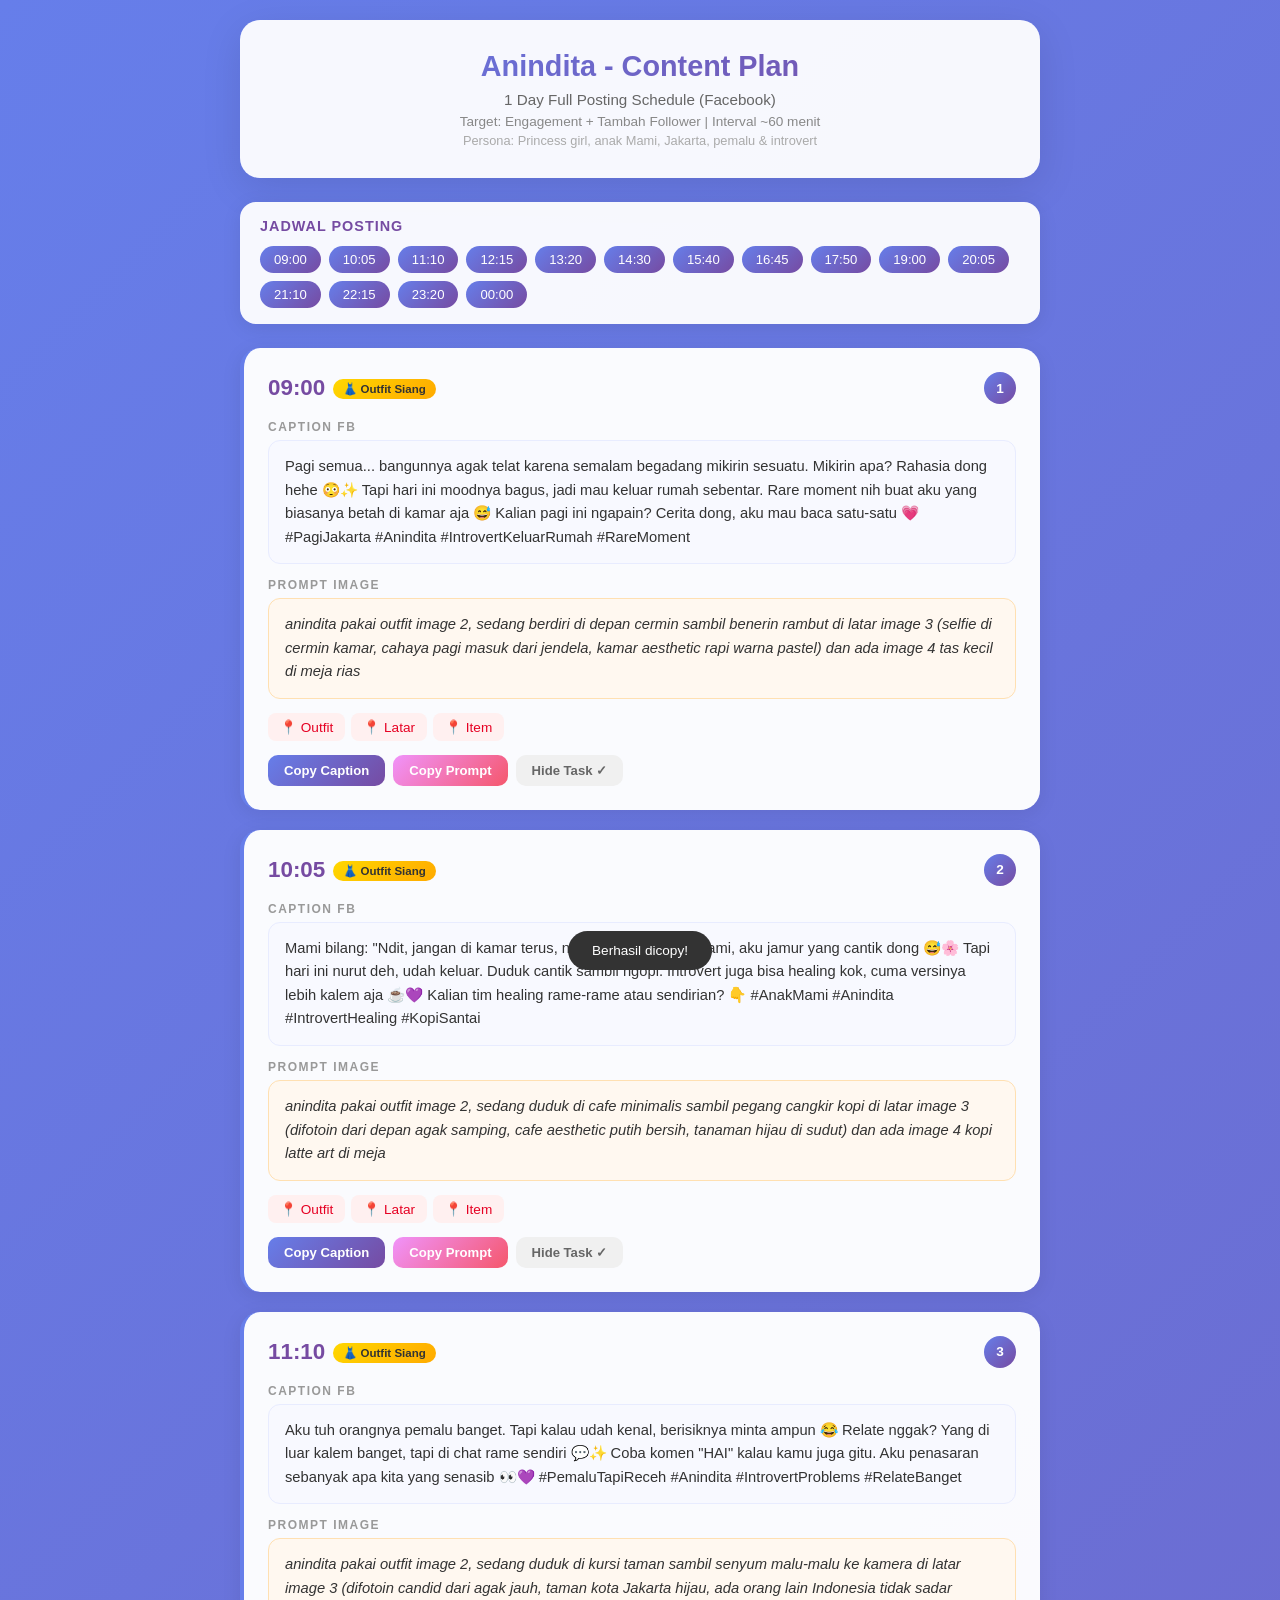
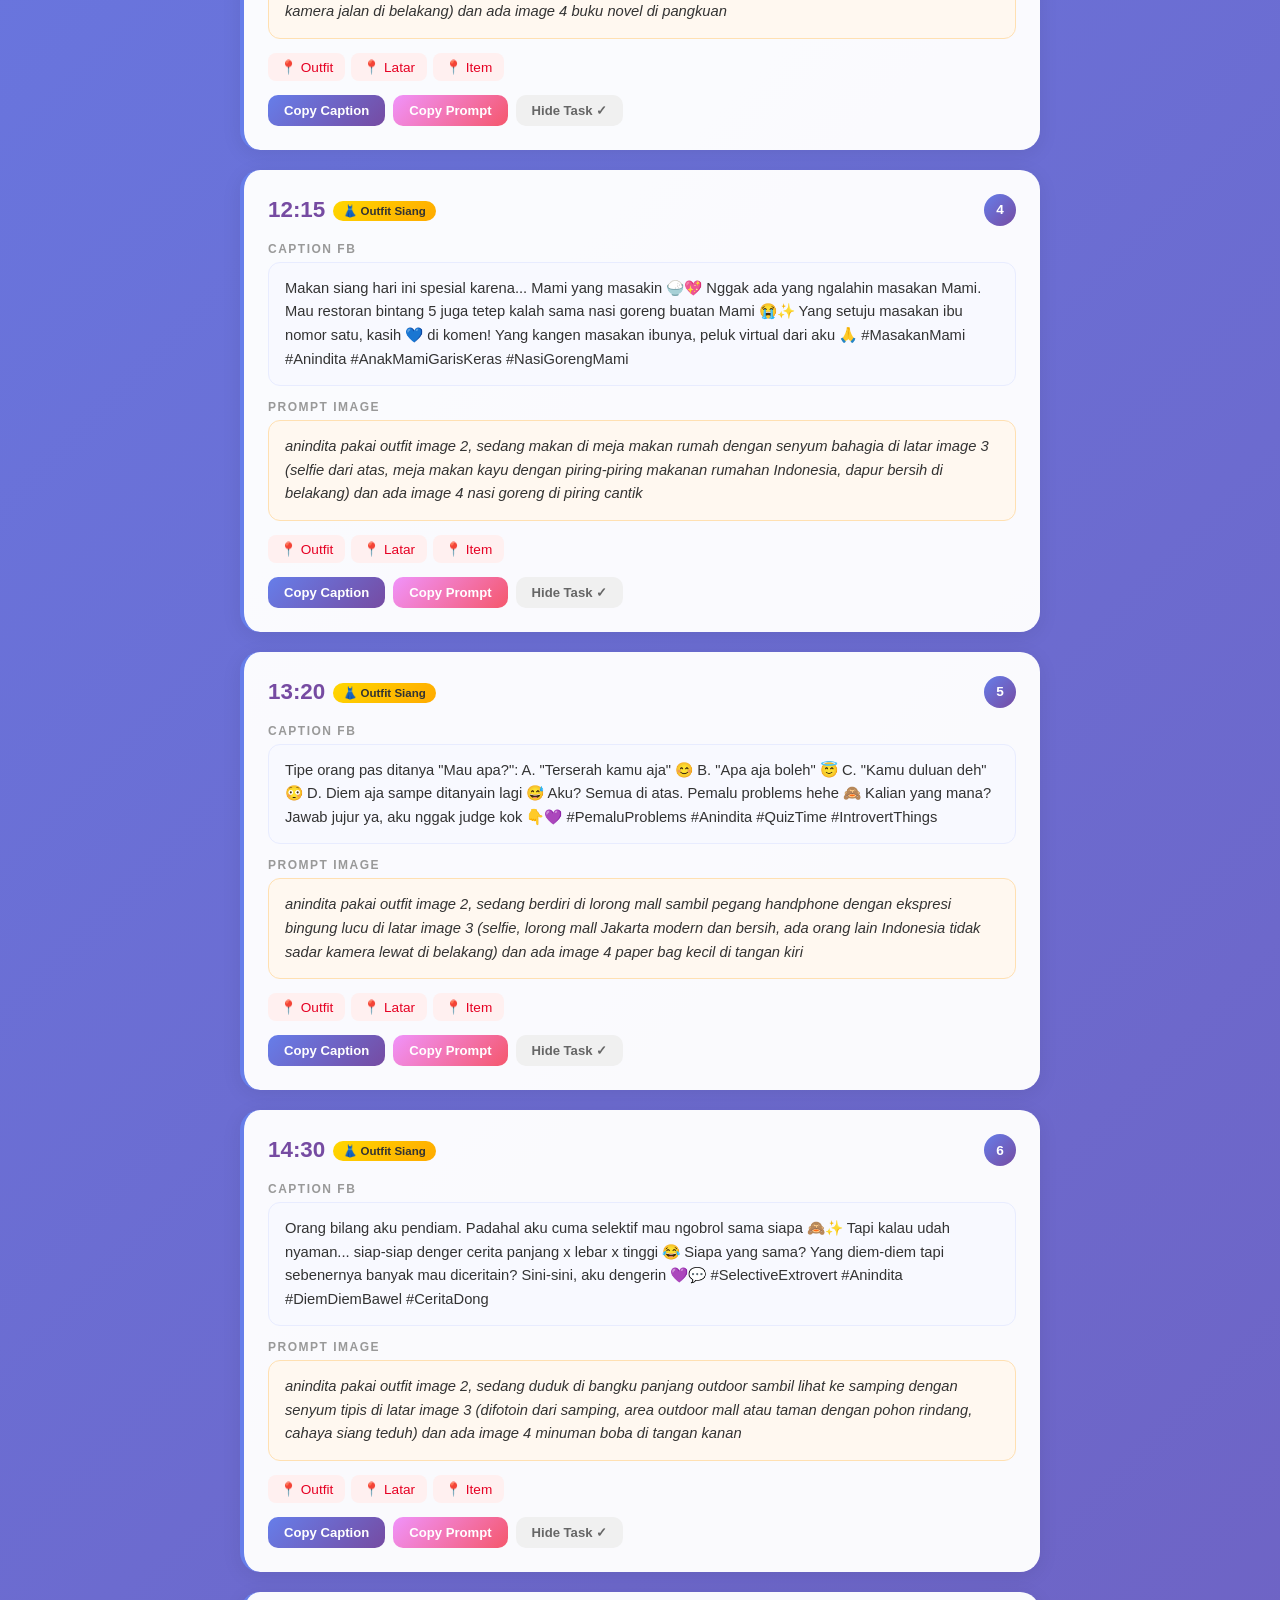
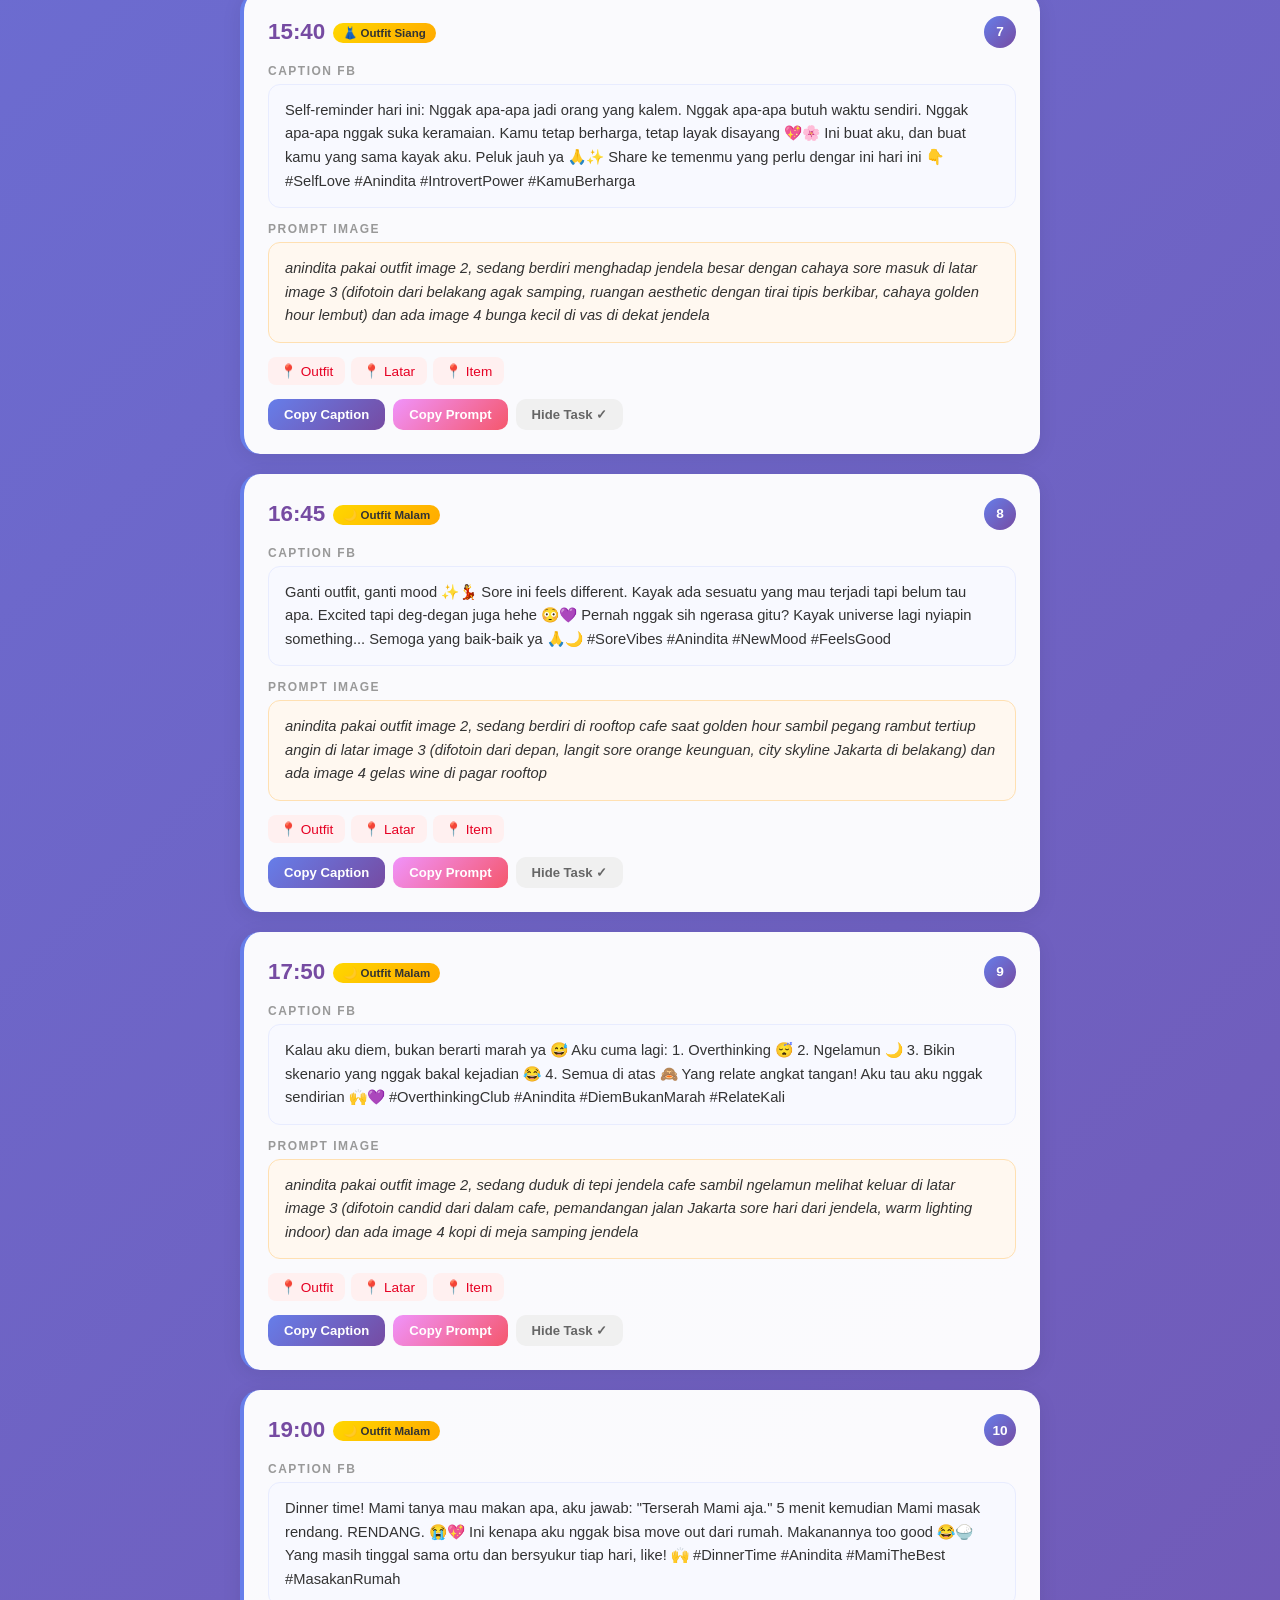
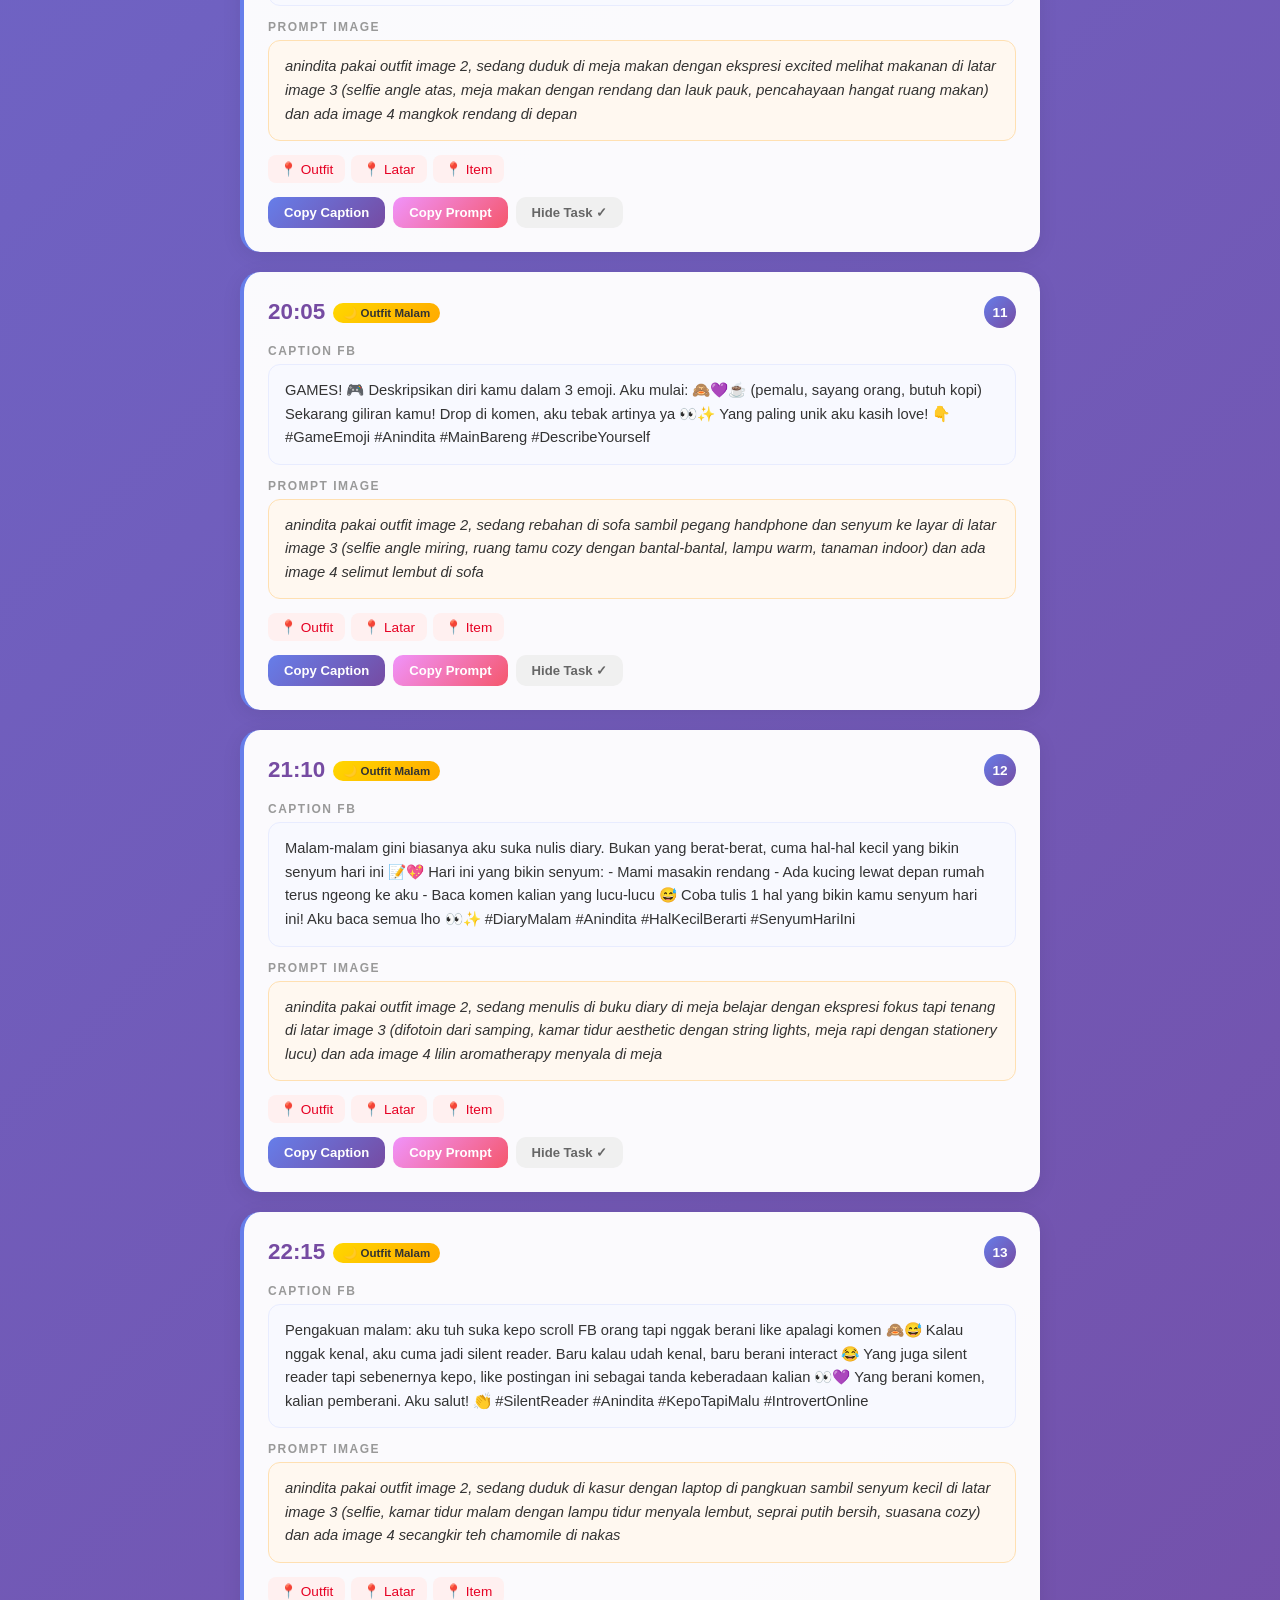
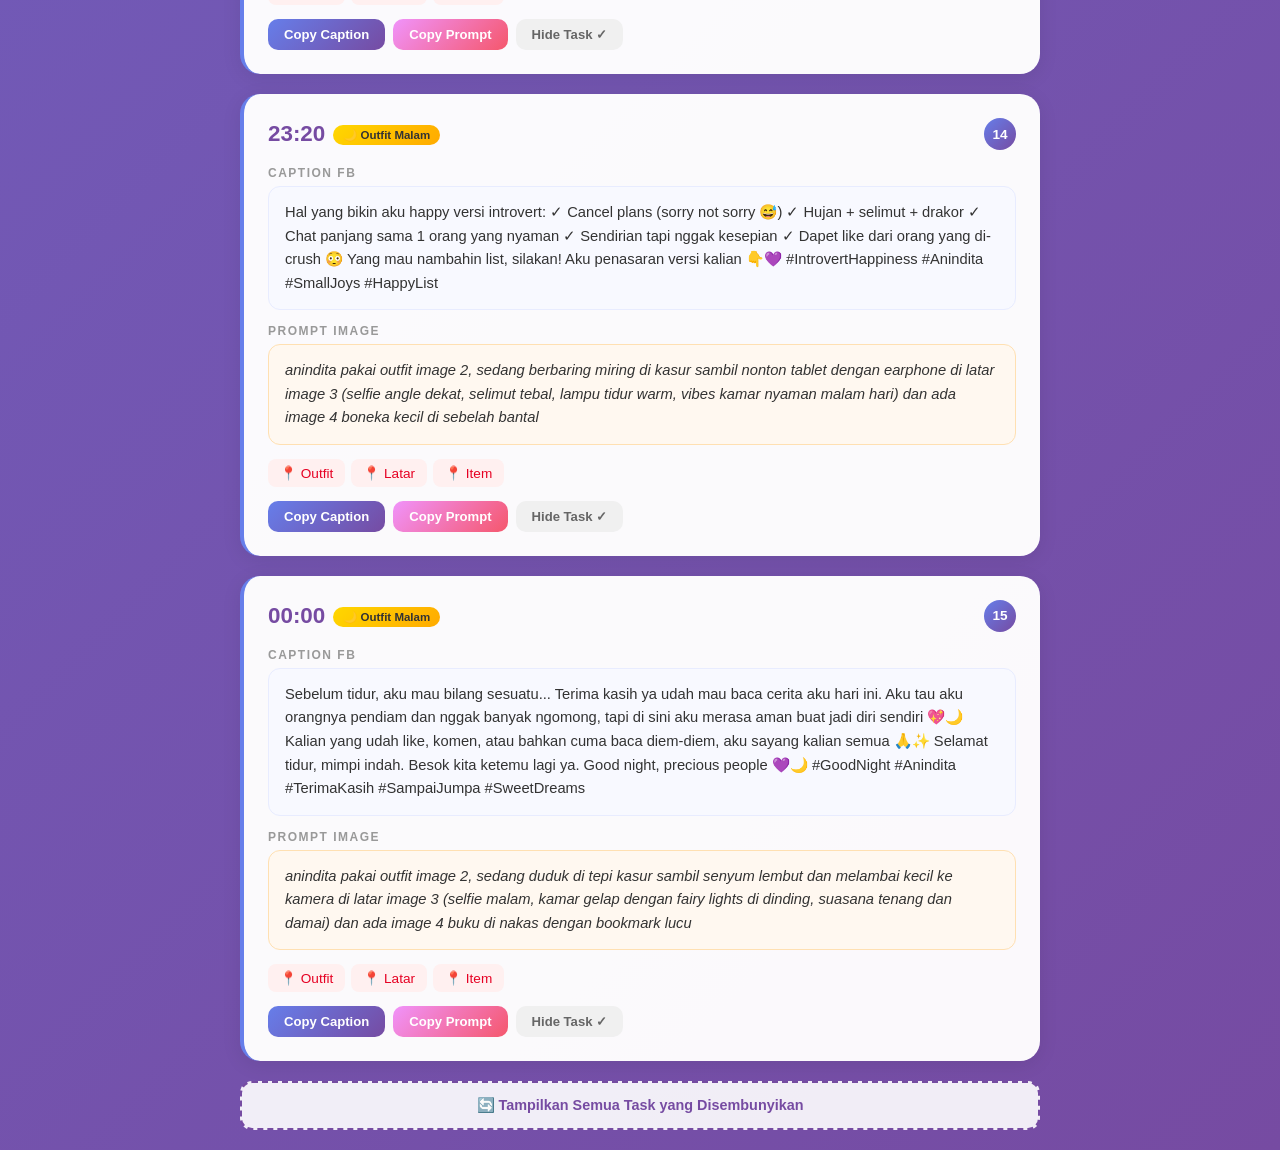
<file: anindita-content.html>
<!DOCTYPE html>
<html lang="id">
<head>
    <meta charset="UTF-8">
    <meta name="viewport" content="width=device-width, initial-scale=1.0">
    <title>Anindita - 1 Day Content Plan (Facebook)</title>
    <style>
        * {
            margin: 0;
            padding: 0;
            box-sizing: border-box;
        }

        body {
            font-family: -apple-system, BlinkMacSystemFont, 'Segoe UI', Roboto, 'Helvetica Neue', Arial, sans-serif;
            background: linear-gradient(135deg, #667eea 0%, #764ba2 100%);
            min-height: 100vh;
            padding: 20px;
            color: #333;
        }

        .container {
            max-width: 800px;
            margin: 0 auto;
        }

        header {
            text-align: center;
            padding: 30px 20px;
            background: rgba(255,255,255,0.95);
            border-radius: 20px;
            margin-bottom: 24px;
            box-shadow: 0 10px 40px rgba(0,0,0,0.1);
        }

        header h1 {
            font-size: 1.8rem;
            background: linear-gradient(135deg, #667eea, #764ba2);
            -webkit-background-clip: text;
            -webkit-text-fill-color: transparent;
            background-clip: text;
            margin-bottom: 8px;
        }

        header p {
            color: #666;
            font-size: 0.95rem;
        }

        .schedule-nav {
            background: rgba(255,255,255,0.95);
            border-radius: 16px;
            padding: 16px 20px;
            margin-bottom: 24px;
            box-shadow: 0 4px 20px rgba(0,0,0,0.08);
        }

        .schedule-nav h3 {
            font-size: 0.9rem;
            color: #764ba2;
            margin-bottom: 12px;
            text-transform: uppercase;
            letter-spacing: 1px;
        }

        .nav-links {
            display: flex;
            flex-wrap: wrap;
            gap: 8px;
        }

        .nav-links a {
            display: inline-block;
            padding: 6px 14px;
            background: linear-gradient(135deg, #667eea, #764ba2);
            color: #fff;
            text-decoration: none;
            border-radius: 20px;
            font-size: 0.82rem;
            font-weight: 500;
            transition: transform 0.2s, box-shadow 0.2s;
        }

        .nav-links a:hover {
            transform: translateY(-2px);
            box-shadow: 0 4px 12px rgba(102, 126, 234, 0.4);
        }

        .post-card {
            background: rgba(255,255,255,0.97);
            border-radius: 20px;
            padding: 24px;
            margin-bottom: 20px;
            box-shadow: 0 4px 20px rgba(0,0,0,0.08);
            transition: all 0.3s ease;
            border-left: 4px solid #667eea;
        }

        .post-card.hidden-task {
            display: none;
        }

        .post-card:hover {
            box-shadow: 0 8px 30px rgba(0,0,0,0.12);
        }

        .post-header {
            display: flex;
            align-items: center;
            justify-content: space-between;
            margin-bottom: 16px;
        }

        .post-time {
            font-size: 1.4rem;
            font-weight: 700;
            color: #764ba2;
        }

        .post-number {
            background: linear-gradient(135deg, #667eea, #764ba2);
            color: #fff;
            width: 32px;
            height: 32px;
            border-radius: 50%;
            display: flex;
            align-items: center;
            justify-content: center;
            font-size: 0.85rem;
            font-weight: 700;
        }

        .section-label {
            font-size: 0.75rem;
            text-transform: uppercase;
            letter-spacing: 1.5px;
            color: #999;
            margin-bottom: 6px;
            font-weight: 600;
        }

        .caption-box, .prompt-box {
            background: #f8f9ff;
            border-radius: 12px;
            padding: 14px 16px;
            margin-bottom: 14px;
            border: 1px solid #e8ecff;
            line-height: 1.6;
            font-size: 0.92rem;
        }

        .prompt-box {
            background: #fff8f0;
            border-color: #ffe0b2;
            font-style: italic;
        }

        .pinterest-links {
            display: flex;
            flex-wrap: wrap;
            gap: 6px;
            margin-bottom: 14px;
        }

        .pinterest-link {
            display: inline-flex;
            align-items: center;
            gap: 6px;
            color: #e60023;
            text-decoration: none;
            font-size: 0.85rem;
            font-weight: 500;
            padding: 6px 12px;
            background: #fff0f0;
            border-radius: 8px;
            transition: background 0.2s;
        }

        .pinterest-link:hover {
            background: #ffe0e0;
        }

        .btn-group {
            display: flex;
            flex-wrap: wrap;
            gap: 8px;
            margin-top: 12px;
        }

        .btn-copy {
            padding: 8px 16px;
            border: none;
            border-radius: 10px;
            font-size: 0.82rem;
            font-weight: 600;
            cursor: pointer;
            transition: all 0.2s;
        }

        .btn-copy-caption {
            background: linear-gradient(135deg, #667eea, #764ba2);
            color: #fff;
        }

        .btn-copy-caption:hover {
            transform: translateY(-1px);
            box-shadow: 0 4px 12px rgba(102, 126, 234, 0.4);
        }

        .btn-copy-prompt {
            background: linear-gradient(135deg, #f093fb, #f5576c);
            color: #fff;
        }

        .btn-copy-prompt:hover {
            transform: translateY(-1px);
            box-shadow: 0 4px 12px rgba(245, 87, 108, 0.4);
        }

        .btn-hide {
            background: #f0f0f0;
            color: #666;
        }

        .btn-hide:hover {
            background: #e0e0e0;
        }

        .btn-copy.copied {
            background: #4caf50 !important;
        }

        .toast {
            position: fixed;
            bottom: 30px;
            left: 50%;
            transform: translateX(-50%) translateY(100px);
            background: #333;
            color: #fff;
            padding: 12px 24px;
            border-radius: 30px;
            font-size: 0.85rem;
            z-index: 9999;
            transition: transform 0.3s ease;
            pointer-events: none;
        }

        .toast.show {
            transform: translateX(-50%) translateY(0);
        }

        .show-all-btn {
            display: block;
            width: 100%;
            padding: 14px;
            background: rgba(255,255,255,0.9);
            border: 2px dashed #764ba2;
            border-radius: 12px;
            color: #764ba2;
            font-size: 0.9rem;
            font-weight: 600;
            cursor: pointer;
            margin-top: 20px;
            transition: all 0.2s;
        }

        .show-all-btn:hover {
            background: #fff;
            border-color: #667eea;
        }

        .outfit-badge {
            display: inline-block;
            background: linear-gradient(135deg, #ffd700, #ffaa00);
            color: #333;
            padding: 3px 10px;
            border-radius: 12px;
            font-size: 0.72rem;
            font-weight: 600;
            margin-left: 8px;
            vertical-align: middle;
        }

        @media (max-width: 600px) {
            body {
                padding: 12px;
            }
            header h1 {
                font-size: 1.4rem;
            }
            .post-card {
                padding: 18px;
            }
            .post-time {
                font-size: 1.2rem;
            }
            .btn-group {
                flex-direction: column;
            }
            .btn-copy {
                text-align: center;
            }
        }
    </style>
</head>
<body>
    <div class="container">
        <header>
            <h1>Anindita - Content Plan</h1>
            <p>1 Day Full Posting Schedule (Facebook)</p>
            <p style="margin-top: 6px; font-size: 0.85rem; color: #888;">Target: Engagement + Tambah Follower | Interval ~60 menit</p>
            <p style="margin-top: 4px; font-size: 0.8rem; color: #aaa;">Persona: Princess girl, anak Mami, Jakarta, pemalu &amp; introvert</p>
        </header>

        <nav class="schedule-nav">
            <h3>Jadwal Posting</h3>
            <div class="nav-links">
                <a href="#post-1">09:00</a>
                <a href="#post-2">10:05</a>
                <a href="#post-3">11:10</a>
                <a href="#post-4">12:15</a>
                <a href="#post-5">13:20</a>
                <a href="#post-6">14:30</a>
                <a href="#post-7">15:40</a>
                <a href="#post-8">16:45</a>
                <a href="#post-9">17:50</a>
                <a href="#post-10">19:00</a>
                <a href="#post-11">20:05</a>
                <a href="#post-12">21:10</a>
                <a href="#post-13">22:15</a>
                <a href="#post-14">23:20</a>
                <a href="#post-15">00:00</a>
            </div>
        </nav>

        <!-- Post 1 -->
        <div class="post-card" id="post-1">
            <div class="post-header">
                <span class="post-time">09:00<span class="outfit-badge">&#128087; Outfit Siang</span></span>
                <span class="post-number">1</span>
            </div>
            <div class="section-label">Caption FB</div>
            <div class="caption-box" id="caption-1">Pagi semua... bangunnya agak telat karena semalam begadang mikirin sesuatu. Mikirin apa? Rahasia dong hehe &#128563;&#10024;

Tapi hari ini moodnya bagus, jadi mau keluar rumah sebentar. Rare moment nih buat aku yang biasanya betah di kamar aja &#128517;

Kalian pagi ini ngapain? Cerita dong, aku mau baca satu-satu &#128151;

#PagiJakarta #Anindita #IntrovertKeluarRumah #RareMoment</div>
            <div class="section-label">Prompt Image</div>
            <div class="prompt-box" id="prompt-1">anindita pakai outfit image 2, sedang berdiri di depan cermin sambil benerin rambut di latar image 3 (selfie di cermin kamar, cahaya pagi masuk dari jendela, kamar aesthetic rapi warna pastel) dan ada image 4 tas kecil di meja rias</div>
            <div class="pinterest-links">
                <a href="https://www.pinterest.com/search/pins/?q=korean%20feminine%20outfit%20soft%20pastel%20daily" target="_blank" rel="noopener" class="pinterest-link">&#128205; Outfit</a>
                <a href="https://www.pinterest.com/search/pins/?q=aesthetic%20pastel%20bedroom%20morning%20light%20korean" target="_blank" rel="noopener" class="pinterest-link">&#128205; Latar</a>
                <a href="https://www.pinterest.com/search/pins/?q=cute%20small%20handbag%20pastel%20aesthetic" target="_blank" rel="noopener" class="pinterest-link">&#128205; Item</a>
            </div>
            <div class="btn-group">
                <button class="btn-copy btn-copy-caption" onclick="copyText('caption-1', this)">Copy Caption</button>
                <button class="btn-copy btn-copy-prompt" onclick="copyText('prompt-1', this)">Copy Prompt</button>
                <button class="btn-copy btn-hide" onclick="hideTask(this)">Hide Task &#10003;</button>
            </div>
        </div>

        <!-- Post 2 -->
        <div class="post-card" id="post-2">
            <div class="post-header">
                <span class="post-time">10:05<span class="outfit-badge">&#128087; Outfit Siang</span></span>
                <span class="post-number">2</span>
            </div>
            <div class="section-label">Caption FB</div>
            <div class="caption-box" id="caption-2">Mami bilang: "Ndit, jangan di kamar terus, nanti jadi jamur."

Ya Mami, aku jamur yang cantik dong &#128517;&#127800;

Tapi hari ini nurut deh, udah keluar. Duduk cantik sambil ngopi. Introvert juga bisa healing kok, cuma versinya lebih kalem aja &#9749;&#128156;

Kalian tim healing rame-rame atau sendirian? &#128071;

#AnakMami #Anindita #IntrovertHealing #KopiSantai</div>
            <div class="section-label">Prompt Image</div>
            <div class="prompt-box" id="prompt-2">anindita pakai outfit image 2, sedang duduk di cafe minimalis sambil pegang cangkir kopi di latar image 3 (difotoin dari depan agak samping, cafe aesthetic putih bersih, tanaman hijau di sudut) dan ada image 4 kopi latte art di meja</div>
            <div class="pinterest-links">
                <a href="https://www.pinterest.com/search/pins/?q=korean%20feminine%20casual%20outfit%20cafe%20date" target="_blank" rel="noopener" class="pinterest-link">&#128205; Outfit</a>
                <a href="https://www.pinterest.com/search/pins/?q=minimalist%20white%20cafe%20interior%20aesthetic%20jakarta" target="_blank" rel="noopener" class="pinterest-link">&#128205; Latar</a>
                <a href="https://www.pinterest.com/search/pins/?q=latte%20art%20coffee%20aesthetic%20cafe" target="_blank" rel="noopener" class="pinterest-link">&#128205; Item</a>
            </div>
            <div class="btn-group">
                <button class="btn-copy btn-copy-caption" onclick="copyText('caption-2', this)">Copy Caption</button>
                <button class="btn-copy btn-copy-prompt" onclick="copyText('prompt-2', this)">Copy Prompt</button>
                <button class="btn-copy btn-hide" onclick="hideTask(this)">Hide Task &#10003;</button>
            </div>
        </div>

        <!-- Post 3 -->
        <div class="post-card" id="post-3">
            <div class="post-header">
                <span class="post-time">11:10<span class="outfit-badge">&#128087; Outfit Siang</span></span>
                <span class="post-number">3</span>
            </div>
            <div class="section-label">Caption FB</div>
            <div class="caption-box" id="caption-3">Aku tuh orangnya pemalu banget. Tapi kalau udah kenal, berisiknya minta ampun &#128514;

Relate nggak? Yang di luar kalem banget, tapi di chat rame sendiri &#128172;&#10024;

Coba komen "HAI" kalau kamu juga gitu. Aku penasaran sebanyak apa kita yang senasib &#128064;&#128156;

#PemaluTapiReceh #Anindita #IntrovertProblems #RelateBanget</div>
            <div class="section-label">Prompt Image</div>
            <div class="prompt-box" id="prompt-3">anindita pakai outfit image 2, sedang duduk di kursi taman sambil senyum malu-malu ke kamera di latar image 3 (difotoin candid dari agak jauh, taman kota Jakarta hijau, ada orang lain Indonesia tidak sadar kamera jalan di belakang) dan ada image 4 buku novel di pangkuan</div>
            <div class="pinterest-links">
                <a href="https://www.pinterest.com/search/pins/?q=soft%20feminine%20outfit%20park%20casual%20korean" target="_blank" rel="noopener" class="pinterest-link">&#128205; Outfit</a>
                <a href="https://www.pinterest.com/search/pins/?q=jakarta%20city%20park%20green%20aesthetic%20bench" target="_blank" rel="noopener" class="pinterest-link">&#128205; Latar</a>
                <a href="https://www.pinterest.com/search/pins/?q=aesthetic%20novel%20book%20reading%20park" target="_blank" rel="noopener" class="pinterest-link">&#128205; Item</a>
            </div>
            <div class="btn-group">
                <button class="btn-copy btn-copy-caption" onclick="copyText('caption-3', this)">Copy Caption</button>
                <button class="btn-copy btn-copy-prompt" onclick="copyText('prompt-3', this)">Copy Prompt</button>
                <button class="btn-copy btn-hide" onclick="hideTask(this)">Hide Task &#10003;</button>
            </div>
        </div>

        <!-- Post 4 -->
        <div class="post-card" id="post-4">
            <div class="post-header">
                <span class="post-time">12:15<span class="outfit-badge">&#128087; Outfit Siang</span></span>
                <span class="post-number">4</span>
            </div>
            <div class="section-label">Caption FB</div>
            <div class="caption-box" id="caption-4">Makan siang hari ini spesial karena... Mami yang masakin &#127834;&#128150;

Nggak ada yang ngalahin masakan Mami. Mau restoran bintang 5 juga tetep kalah sama nasi goreng buatan Mami &#128557;&#10024;

Yang setuju masakan ibu nomor satu, kasih &#128153; di komen! Yang kangen masakan ibunya, peluk virtual dari aku &#128591;

#MasakanMami #Anindita #AnakMamiGarisKeras #NasiGorengMami</div>
            <div class="section-label">Prompt Image</div>
            <div class="prompt-box" id="prompt-4">anindita pakai outfit image 2, sedang makan di meja makan rumah dengan senyum bahagia di latar image 3 (selfie dari atas, meja makan kayu dengan piring-piring makanan rumahan Indonesia, dapur bersih di belakang) dan ada image 4 nasi goreng di piring cantik</div>
            <div class="pinterest-links">
                <a href="https://www.pinterest.com/search/pins/?q=casual%20home%20outfit%20feminine%20soft%20korean" target="_blank" rel="noopener" class="pinterest-link">&#128205; Outfit</a>
                <a href="https://www.pinterest.com/search/pins/?q=cozy%20indonesian%20home%20dining%20table%20aesthetic" target="_blank" rel="noopener" class="pinterest-link">&#128205; Latar</a>
                <a href="https://www.pinterest.com/search/pins/?q=nasi%20goreng%20homemade%20aesthetic%20plate" target="_blank" rel="noopener" class="pinterest-link">&#128205; Item</a>
            </div>
            <div class="btn-group">
                <button class="btn-copy btn-copy-caption" onclick="copyText('caption-4', this)">Copy Caption</button>
                <button class="btn-copy btn-copy-prompt" onclick="copyText('prompt-4', this)">Copy Prompt</button>
                <button class="btn-copy btn-hide" onclick="hideTask(this)">Hide Task &#10003;</button>
            </div>
        </div>

        <!-- Post 5 -->
        <div class="post-card" id="post-5">
            <div class="post-header">
                <span class="post-time">13:20<span class="outfit-badge">&#128087; Outfit Siang</span></span>
                <span class="post-number">5</span>
            </div>
            <div class="section-label">Caption FB</div>
            <div class="caption-box" id="caption-5">Tipe orang pas ditanya "Mau apa?":

A. "Terserah kamu aja" &#128522;
B. "Apa aja boleh" &#128519;
C. "Kamu duluan deh" &#128563;
D. Diem aja sampe ditanyain lagi &#128517;

Aku? Semua di atas. Pemalu problems hehe &#128584;

Kalian yang mana? Jawab jujur ya, aku nggak judge kok &#128071;&#128156;

#PemaluProblems #Anindita #QuizTime #IntrovertThings</div>
            <div class="section-label">Prompt Image</div>
            <div class="prompt-box" id="prompt-5">anindita pakai outfit image 2, sedang berdiri di lorong mall sambil pegang handphone dengan ekspresi bingung lucu di latar image 3 (selfie, lorong mall Jakarta modern dan bersih, ada orang lain Indonesia tidak sadar kamera lewat di belakang) dan ada image 4 paper bag kecil di tangan kiri</div>
            <div class="pinterest-links">
                <a href="https://www.pinterest.com/search/pins/?q=feminine%20soft%20outfit%20mall%20ootd%20korean" target="_blank" rel="noopener" class="pinterest-link">&#128205; Outfit</a>
                <a href="https://www.pinterest.com/search/pins/?q=jakarta%20modern%20mall%20interior%20aesthetic%20bright" target="_blank" rel="noopener" class="pinterest-link">&#128205; Latar</a>
                <a href="https://www.pinterest.com/search/pins/?q=cute%20paper%20bag%20shopping%20pastel" target="_blank" rel="noopener" class="pinterest-link">&#128205; Item</a>
            </div>
            <div class="btn-group">
                <button class="btn-copy btn-copy-caption" onclick="copyText('caption-5', this)">Copy Caption</button>
                <button class="btn-copy btn-copy-prompt" onclick="copyText('prompt-5', this)">Copy Prompt</button>
                <button class="btn-copy btn-hide" onclick="hideTask(this)">Hide Task &#10003;</button>
            </div>
        </div>

        <!-- Post 6 -->
        <div class="post-card" id="post-6">
            <div class="post-header">
                <span class="post-time">14:30<span class="outfit-badge">&#128087; Outfit Siang</span></span>
                <span class="post-number">6</span>
            </div>
            <div class="section-label">Caption FB</div>
            <div class="caption-box" id="caption-6">Orang bilang aku pendiam. Padahal aku cuma selektif mau ngobrol sama siapa &#128584;&#10024;

Tapi kalau udah nyaman... siap-siap denger cerita panjang x lebar x tinggi &#128514;

Siapa yang sama? Yang diem-diem tapi sebenernya banyak mau diceritain? Sini-sini, aku dengerin &#128156;&#128172;

#SelectiveExtrovert #Anindita #DiemDiemBawel #CeritaDong</div>
            <div class="section-label">Prompt Image</div>
            <div class="prompt-box" id="prompt-6">anindita pakai outfit image 2, sedang duduk di bangku panjang outdoor sambil lihat ke samping dengan senyum tipis di latar image 3 (difotoin dari samping, area outdoor mall atau taman dengan pohon rindang, cahaya siang teduh) dan ada image 4 minuman boba di tangan kanan</div>
            <div class="pinterest-links">
                <a href="https://www.pinterest.com/search/pins/?q=korean%20soft%20girl%20outfit%20casual%20feminine" target="_blank" rel="noopener" class="pinterest-link">&#128205; Outfit</a>
                <a href="https://www.pinterest.com/search/pins/?q=outdoor%20seating%20area%20trees%20aesthetic%20urban" target="_blank" rel="noopener" class="pinterest-link">&#128205; Latar</a>
                <a href="https://www.pinterest.com/search/pins/?q=boba%20tea%20aesthetic%20drink%20cute" target="_blank" rel="noopener" class="pinterest-link">&#128205; Item</a>
            </div>
            <div class="btn-group">
                <button class="btn-copy btn-copy-caption" onclick="copyText('caption-6', this)">Copy Caption</button>
                <button class="btn-copy btn-copy-prompt" onclick="copyText('prompt-6', this)">Copy Prompt</button>
                <button class="btn-copy btn-hide" onclick="hideTask(this)">Hide Task &#10003;</button>
            </div>
        </div>

        <!-- Post 7 -->
        <div class="post-card" id="post-7">
            <div class="post-header">
                <span class="post-time">15:40<span class="outfit-badge">&#128087; Outfit Siang</span></span>
                <span class="post-number">7</span>
            </div>
            <div class="section-label">Caption FB</div>
            <div class="caption-box" id="caption-7">Self-reminder hari ini:

Nggak apa-apa jadi orang yang kalem. Nggak apa-apa butuh waktu sendiri. Nggak apa-apa nggak suka keramaian. Kamu tetap berharga, tetap layak disayang &#128150;&#127800;

Ini buat aku, dan buat kamu yang sama kayak aku. Peluk jauh ya &#128591;&#10024;

Share ke temenmu yang perlu dengar ini hari ini &#128071;

#SelfLove #Anindita #IntrovertPower #KamuBerharga</div>
            <div class="section-label">Prompt Image</div>
            <div class="prompt-box" id="prompt-7">anindita pakai outfit image 2, sedang berdiri menghadap jendela besar dengan cahaya sore masuk di latar image 3 (difotoin dari belakang agak samping, ruangan aesthetic dengan tirai tipis berkibar, cahaya golden hour lembut) dan ada image 4 bunga kecil di vas di dekat jendela</div>
            <div class="pinterest-links">
                <a href="https://www.pinterest.com/search/pins/?q=soft%20pastel%20outfit%20golden%20hour%20feminine" target="_blank" rel="noopener" class="pinterest-link">&#128205; Outfit</a>
                <a href="https://www.pinterest.com/search/pins/?q=aesthetic%20room%20window%20golden%20hour%20curtain" target="_blank" rel="noopener" class="pinterest-link">&#128205; Latar</a>
                <a href="https://www.pinterest.com/search/pins/?q=small%20flower%20vase%20aesthetic%20window%20sill" target="_blank" rel="noopener" class="pinterest-link">&#128205; Item</a>
            </div>
            <div class="btn-group">
                <button class="btn-copy btn-copy-caption" onclick="copyText('caption-7', this)">Copy Caption</button>
                <button class="btn-copy btn-copy-prompt" onclick="copyText('prompt-7', this)">Copy Prompt</button>
                <button class="btn-copy btn-hide" onclick="hideTask(this)">Hide Task &#10003;</button>
            </div>
        </div>

        <!-- Post 8 -->
        <div class="post-card" id="post-8">
            <div class="post-header">
                <span class="post-time">16:45<span class="outfit-badge">&#127769; Outfit Malam</span></span>
                <span class="post-number">8</span>
            </div>
            <div class="section-label">Caption FB</div>
            <div class="caption-box" id="caption-8">Ganti outfit, ganti mood &#10024;&#128131;

Sore ini feels different. Kayak ada sesuatu yang mau terjadi tapi belum tau apa. Excited tapi deg-degan juga hehe &#128563;&#128156;

Pernah nggak sih ngerasa gitu? Kayak universe lagi nyiapin something... Semoga yang baik-baik ya &#128591;&#127769;

#SoreVibes #Anindita #NewMood #FeelsGood</div>
            <div class="section-label">Prompt Image</div>
            <div class="prompt-box" id="prompt-8">anindita pakai outfit image 2, sedang berdiri di rooftop cafe saat golden hour sambil pegang rambut tertiup angin di latar image 3 (difotoin dari depan, langit sore orange keunguan, city skyline Jakarta di belakang) dan ada image 4 gelas wine di pagar rooftop</div>
            <div class="pinterest-links">
                <a href="https://www.pinterest.com/search/pins/?q=elegant%20evening%20outfit%20feminine%20korean%20date" target="_blank" rel="noopener" class="pinterest-link">&#128205; Outfit</a>
                <a href="https://www.pinterest.com/search/pins/?q=rooftop%20cafe%20sunset%20jakarta%20skyline%20golden%20hour" target="_blank" rel="noopener" class="pinterest-link">&#128205; Latar</a>
                <a href="https://www.pinterest.com/search/pins/?q=wine%20glass%20sunset%20rooftop%20aesthetic" target="_blank" rel="noopener" class="pinterest-link">&#128205; Item</a>
            </div>
            <div class="btn-group">
                <button class="btn-copy btn-copy-caption" onclick="copyText('caption-8', this)">Copy Caption</button>
                <button class="btn-copy btn-copy-prompt" onclick="copyText('prompt-8', this)">Copy Prompt</button>
                <button class="btn-copy btn-hide" onclick="hideTask(this)">Hide Task &#10003;</button>
            </div>
        </div>

        <!-- Post 9 -->
        <div class="post-card" id="post-9">
            <div class="post-header">
                <span class="post-time">17:50<span class="outfit-badge">&#127769; Outfit Malam</span></span>
                <span class="post-number">9</span>
            </div>
            <div class="section-label">Caption FB</div>
            <div class="caption-box" id="caption-9">Kalau aku diem, bukan berarti marah ya &#128517;

Aku cuma lagi:
1. Overthinking &#128564;
2. Ngelamun &#127769;
3. Bikin skenario yang nggak bakal kejadian &#128514;
4. Semua di atas &#128584;

Yang relate angkat tangan! Aku tau aku nggak sendirian &#128588;&#128156;

#OverthinkingClub #Anindita #DiemBukanMarah #RelateKali</div>
            <div class="section-label">Prompt Image</div>
            <div class="prompt-box" id="prompt-9">anindita pakai outfit image 2, sedang duduk di tepi jendela cafe sambil ngelamun melihat keluar di latar image 3 (difotoin candid dari dalam cafe, pemandangan jalan Jakarta sore hari dari jendela, warm lighting indoor) dan ada image 4 kopi di meja samping jendela</div>
            <div class="pinterest-links">
                <a href="https://www.pinterest.com/search/pins/?q=evening%20feminine%20outfit%20cafe%20window%20seat" target="_blank" rel="noopener" class="pinterest-link">&#128205; Outfit</a>
                <a href="https://www.pinterest.com/search/pins/?q=cafe%20window%20seat%20city%20view%20evening%20warm%20light" target="_blank" rel="noopener" class="pinterest-link">&#128205; Latar</a>
                <a href="https://www.pinterest.com/search/pins/?q=aesthetic%20coffee%20cup%20window%20evening" target="_blank" rel="noopener" class="pinterest-link">&#128205; Item</a>
            </div>
            <div class="btn-group">
                <button class="btn-copy btn-copy-caption" onclick="copyText('caption-9', this)">Copy Caption</button>
                <button class="btn-copy btn-copy-prompt" onclick="copyText('prompt-9', this)">Copy Prompt</button>
                <button class="btn-copy btn-hide" onclick="hideTask(this)">Hide Task &#10003;</button>
            </div>
        </div>

        <!-- Post 10 -->
        <div class="post-card" id="post-10">
            <div class="post-header">
                <span class="post-time">19:00<span class="outfit-badge">&#127769; Outfit Malam</span></span>
                <span class="post-number">10</span>
            </div>
            <div class="section-label">Caption FB</div>
            <div class="caption-box" id="caption-10">Dinner time! Mami tanya mau makan apa, aku jawab: "Terserah Mami aja."

5 menit kemudian Mami masak rendang. RENDANG. &#128557;&#128150;

Ini kenapa aku nggak bisa move out dari rumah. Makanannya too good &#128514;&#127834;

Yang masih tinggal sama ortu dan bersyukur tiap hari, like! &#128588;

#DinnerTime #Anindita #MamiTheBest #MasakanRumah</div>
            <div class="section-label">Prompt Image</div>
            <div class="prompt-box" id="prompt-10">anindita pakai outfit image 2, sedang duduk di meja makan dengan ekspresi excited melihat makanan di latar image 3 (selfie angle atas, meja makan dengan rendang dan lauk pauk, pencahayaan hangat ruang makan) dan ada image 4 mangkok rendang di depan</div>
            <div class="pinterest-links">
                <a href="https://www.pinterest.com/search/pins/?q=elegant%20casual%20evening%20outfit%20home%20dinner" target="_blank" rel="noopener" class="pinterest-link">&#128205; Outfit</a>
                <a href="https://www.pinterest.com/search/pins/?q=warm%20dining%20room%20indonesian%20home%20dinner%20aesthetic" target="_blank" rel="noopener" class="pinterest-link">&#128205; Latar</a>
                <a href="https://www.pinterest.com/search/pins/?q=rendang%20indonesian%20food%20aesthetic%20homemade" target="_blank" rel="noopener" class="pinterest-link">&#128205; Item</a>
            </div>
            <div class="btn-group">
                <button class="btn-copy btn-copy-caption" onclick="copyText('caption-10', this)">Copy Caption</button>
                <button class="btn-copy btn-copy-prompt" onclick="copyText('prompt-10', this)">Copy Prompt</button>
                <button class="btn-copy btn-hide" onclick="hideTask(this)">Hide Task &#10003;</button>
            </div>
        </div>

        <!-- Post 11 -->
        <div class="post-card" id="post-11">
            <div class="post-header">
                <span class="post-time">20:05<span class="outfit-badge">&#127769; Outfit Malam</span></span>
                <span class="post-number">11</span>
            </div>
            <div class="section-label">Caption FB</div>
            <div class="caption-box" id="caption-11">GAMES! &#127918;

Deskripsikan diri kamu dalam 3 emoji. Aku mulai:

&#128584;&#128156;&#9749;
(pemalu, sayang orang, butuh kopi)

Sekarang giliran kamu! Drop di komen, aku tebak artinya ya &#128064;&#10024;

Yang paling unik aku kasih love! &#128071;

#GameEmoji #Anindita #MainBareng #DescribeYourself</div>
            <div class="section-label">Prompt Image</div>
            <div class="prompt-box" id="prompt-11">anindita pakai outfit image 2, sedang rebahan di sofa sambil pegang handphone dan senyum ke layar di latar image 3 (selfie angle miring, ruang tamu cozy dengan bantal-bantal, lampu warm, tanaman indoor) dan ada image 4 selimut lembut di sofa</div>
            <div class="pinterest-links">
                <a href="https://www.pinterest.com/search/pins/?q=cozy%20home%20outfit%20evening%20feminine%20soft" target="_blank" rel="noopener" class="pinterest-link">&#128205; Outfit</a>
                <a href="https://www.pinterest.com/search/pins/?q=cozy%20living%20room%20warm%20light%20sofa%20pillows%20aesthetic" target="_blank" rel="noopener" class="pinterest-link">&#128205; Latar</a>
                <a href="https://www.pinterest.com/search/pins/?q=soft%20blanket%20cozy%20sofa%20aesthetic" target="_blank" rel="noopener" class="pinterest-link">&#128205; Item</a>
            </div>
            <div class="btn-group">
                <button class="btn-copy btn-copy-caption" onclick="copyText('caption-11', this)">Copy Caption</button>
                <button class="btn-copy btn-copy-prompt" onclick="copyText('prompt-11', this)">Copy Prompt</button>
                <button class="btn-copy btn-hide" onclick="hideTask(this)">Hide Task &#10003;</button>
            </div>
        </div>

        <!-- Post 12 -->
        <div class="post-card" id="post-12">
            <div class="post-header">
                <span class="post-time">21:10<span class="outfit-badge">&#127769; Outfit Malam</span></span>
                <span class="post-number">12</span>
            </div>
            <div class="section-label">Caption FB</div>
            <div class="caption-box" id="caption-12">Malam-malam gini biasanya aku suka nulis diary. Bukan yang berat-berat, cuma hal-hal kecil yang bikin senyum hari ini &#128221;&#128150;

Hari ini yang bikin senyum: 
- Mami masakin rendang
- Ada kucing lewat depan rumah terus ngeong ke aku
- Baca komen kalian yang lucu-lucu &#128517;

Coba tulis 1 hal yang bikin kamu senyum hari ini! Aku baca semua lho &#128064;&#10024;

#DiaryMalam #Anindita #HalKecilBerarti #SenyumHariIni</div>
            <div class="section-label">Prompt Image</div>
            <div class="prompt-box" id="prompt-12">anindita pakai outfit image 2, sedang menulis di buku diary di meja belajar dengan ekspresi fokus tapi tenang di latar image 3 (difotoin dari samping, kamar tidur aesthetic dengan string lights, meja rapi dengan stationery lucu) dan ada image 4 lilin aromatherapy menyala di meja</div>
            <div class="pinterest-links">
                <a href="https://www.pinterest.com/search/pins/?q=evening%20cozy%20outfit%20feminine%20pajama%20soft" target="_blank" rel="noopener" class="pinterest-link">&#128205; Outfit</a>
                <a href="https://www.pinterest.com/search/pins/?q=aesthetic%20bedroom%20desk%20string%20lights%20diary%20korean" target="_blank" rel="noopener" class="pinterest-link">&#128205; Latar</a>
                <a href="https://www.pinterest.com/search/pins/?q=aromatherapy%20candle%20aesthetic%20desk" target="_blank" rel="noopener" class="pinterest-link">&#128205; Item</a>
            </div>
            <div class="btn-group">
                <button class="btn-copy btn-copy-caption" onclick="copyText('caption-12', this)">Copy Caption</button>
                <button class="btn-copy btn-copy-prompt" onclick="copyText('prompt-12', this)">Copy Prompt</button>
                <button class="btn-copy btn-hide" onclick="hideTask(this)">Hide Task &#10003;</button>
            </div>
        </div>

        <!-- Post 13 -->
        <div class="post-card" id="post-13">
            <div class="post-header">
                <span class="post-time">22:15<span class="outfit-badge">&#127769; Outfit Malam</span></span>
                <span class="post-number">13</span>
            </div>
            <div class="section-label">Caption FB</div>
            <div class="caption-box" id="caption-13">Pengakuan malam: aku tuh suka kepo scroll FB orang tapi nggak berani like apalagi komen &#128584;&#128517;

Kalau nggak kenal, aku cuma jadi silent reader. Baru kalau udah kenal, baru berani interact &#128514;

Yang juga silent reader tapi sebenernya kepo, like postingan ini sebagai tanda keberadaan kalian &#128064;&#128156;

Yang berani komen, kalian pemberani. Aku salut! &#128079;

#SilentReader #Anindita #KepoTapiMalu #IntrovertOnline</div>
            <div class="section-label">Prompt Image</div>
            <div class="prompt-box" id="prompt-13">anindita pakai outfit image 2, sedang duduk di kasur dengan laptop di pangkuan sambil senyum kecil di latar image 3 (selfie, kamar tidur malam dengan lampu tidur menyala lembut, seprai putih bersih, suasana cozy) dan ada image 4 secangkir teh chamomile di nakas</div>
            <div class="pinterest-links">
                <a href="https://www.pinterest.com/search/pins/?q=cozy%20night%20outfit%20pajama%20set%20aesthetic%20cute" target="_blank" rel="noopener" class="pinterest-link">&#128205; Outfit</a>
                <a href="https://www.pinterest.com/search/pins/?q=cozy%20bedroom%20night%20lamp%20aesthetic%20white%20sheets" target="_blank" rel="noopener" class="pinterest-link">&#128205; Latar</a>
                <a href="https://www.pinterest.com/search/pins/?q=chamomile%20tea%20bedside%20table%20aesthetic%20night" target="_blank" rel="noopener" class="pinterest-link">&#128205; Item</a>
            </div>
            <div class="btn-group">
                <button class="btn-copy btn-copy-caption" onclick="copyText('caption-13', this)">Copy Caption</button>
                <button class="btn-copy btn-copy-prompt" onclick="copyText('prompt-13', this)">Copy Prompt</button>
                <button class="btn-copy btn-hide" onclick="hideTask(this)">Hide Task &#10003;</button>
            </div>
        </div>

        <!-- Post 14 -->
        <div class="post-card" id="post-14">
            <div class="post-header">
                <span class="post-time">23:20<span class="outfit-badge">&#127769; Outfit Malam</span></span>
                <span class="post-number">14</span>
            </div>
            <div class="section-label">Caption FB</div>
            <div class="caption-box" id="caption-14">Hal yang bikin aku happy versi introvert:

&#10003; Cancel plans (sorry not sorry &#128517;)
&#10003; Hujan + selimut + drakor
&#10003; Chat panjang sama 1 orang yang nyaman
&#10003; Sendirian tapi nggak kesepian
&#10003; Dapet like dari orang yang di-crush &#128563;

Yang mau nambahin list, silakan! Aku penasaran versi kalian &#128071;&#128156;

#IntrovertHappiness #Anindita #SmallJoys #HappyList</div>
            <div class="section-label">Prompt Image</div>
            <div class="prompt-box" id="prompt-14">anindita pakai outfit image 2, sedang berbaring miring di kasur sambil nonton tablet dengan earphone di latar image 3 (selfie angle dekat, selimut tebal, lampu tidur warm, vibes kamar nyaman malam hari) dan ada image 4 boneka kecil di sebelah bantal</div>
            <div class="pinterest-links">
                <a href="https://www.pinterest.com/search/pins/?q=cute%20sleepwear%20pajama%20set%20feminine%20cozy" target="_blank" rel="noopener" class="pinterest-link">&#128205; Outfit</a>
                <a href="https://www.pinterest.com/search/pins/?q=cozy%20bed%20night%20watching%20tablet%20warm%20blanket" target="_blank" rel="noopener" class="pinterest-link">&#128205; Latar</a>
                <a href="https://www.pinterest.com/search/pins/?q=cute%20small%20plushie%20bed%20aesthetic" target="_blank" rel="noopener" class="pinterest-link">&#128205; Item</a>
            </div>
            <div class="btn-group">
                <button class="btn-copy btn-copy-caption" onclick="copyText('caption-14', this)">Copy Caption</button>
                <button class="btn-copy btn-copy-prompt" onclick="copyText('prompt-14', this)">Copy Prompt</button>
                <button class="btn-copy btn-hide" onclick="hideTask(this)">Hide Task &#10003;</button>
            </div>
        </div>

        <!-- Post 15 -->
        <div class="post-card" id="post-15">
            <div class="post-header">
                <span class="post-time">00:00<span class="outfit-badge">&#127769; Outfit Malam</span></span>
                <span class="post-number">15</span>
            </div>
            <div class="section-label">Caption FB</div>
            <div class="caption-box" id="caption-15">Sebelum tidur, aku mau bilang sesuatu...

Terima kasih ya udah mau baca cerita aku hari ini. Aku tau aku orangnya pendiam dan nggak banyak ngomong, tapi di sini aku merasa aman buat jadi diri sendiri &#128150;&#127769;

Kalian yang udah like, komen, atau bahkan cuma baca diem-diem, aku sayang kalian semua &#128591;&#10024;

Selamat tidur, mimpi indah. Besok kita ketemu lagi ya. Good night, precious people &#128156;&#127769;

#GoodNight #Anindita #TerimaKasih #SampaiJumpa #SweetDreams</div>
            <div class="section-label">Prompt Image</div>
            <div class="prompt-box" id="prompt-15">anindita pakai outfit image 2, sedang duduk di tepi kasur sambil senyum lembut dan melambai kecil ke kamera di latar image 3 (selfie malam, kamar gelap dengan fairy lights di dinding, suasana tenang dan damai) dan ada image 4 buku di nakas dengan bookmark lucu</div>
            <div class="pinterest-links">
                <a href="https://www.pinterest.com/search/pins/?q=cute%20night%20pajama%20soft%20pastel%20feminine" target="_blank" rel="noopener" class="pinterest-link">&#128205; Outfit</a>
                <a href="https://www.pinterest.com/search/pins/?q=bedroom%20fairy%20lights%20night%20aesthetic%20cozy%20dark" target="_blank" rel="noopener" class="pinterest-link">&#128205; Latar</a>
                <a href="https://www.pinterest.com/search/pins/?q=book%20bookmark%20cute%20aesthetic%20bedside" target="_blank" rel="noopener" class="pinterest-link">&#128205; Item</a>
            </div>
            <div class="btn-group">
                <button class="btn-copy btn-copy-caption" onclick="copyText('caption-15', this)">Copy Caption</button>
                <button class="btn-copy btn-copy-prompt" onclick="copyText('prompt-15', this)">Copy Prompt</button>
                <button class="btn-copy btn-hide" onclick="hideTask(this)">Hide Task &#10003;</button>
            </div>
        </div>

        <button class="show-all-btn" onclick="showAllTasks()">&#128260; Tampilkan Semua Task yang Disembunyikan</button>
    </div>

    <div class="toast" id="toast">Berhasil dicopy!</div>

    <script>
        function copyText(elementId, btn) {
            var text = document.getElementById(elementId).innerText;
            if (navigator.clipboard && navigator.clipboard.writeText) {
                navigator.clipboard.writeText(text).then(function() {
                    showCopied(btn);
                }).catch(function() {
                    fallbackCopy(text, btn);
                });
            } else {
                fallbackCopy(text, btn);
            }
        }

        function fallbackCopy(text, btn) {
            var textarea = document.createElement('textarea');
            textarea.value = text;
            textarea.style.position = 'fixed';
            textarea.style.opacity = '0';
            document.body.appendChild(textarea);
            textarea.select();
            try {
                document.execCommand('copy');
                showCopied(btn);
            } catch(e) {
                showToast('Gagal copy, coba manual');
            }
            document.body.removeChild(textarea);
        }

        function showCopied(btn) {
            var originalText = btn.innerText;
            btn.classList.add('copied');
            btn.innerText = 'Tercopy!';
            showToast('Berhasil dicopy!');
            setTimeout(function() {
                btn.classList.remove('copied');
                btn.innerText = originalText;
            }, 2000);
        }

        function showToast(message) {
            var toast = document.getElementById('toast');
            toast.innerText = message;
            toast.classList.add('show');
            setTimeout(function() {
                toast.classList.remove('show');
            }, 2000);
        }

        function hideTask(btn) {
            var card = btn.closest('.post-card');
            card.classList.add('hidden-task');
            showToast('Task disembunyikan!');
        }

        function showAllTasks() {
            var cards = document.querySelectorAll('.post-card.hidden-task');
            cards.forEach(function(card) {
                card.classList.remove('hidden-task');
            });
            showToast('Semua task ditampilkan!');
        }
    </script>
</body>
</html>
</file>
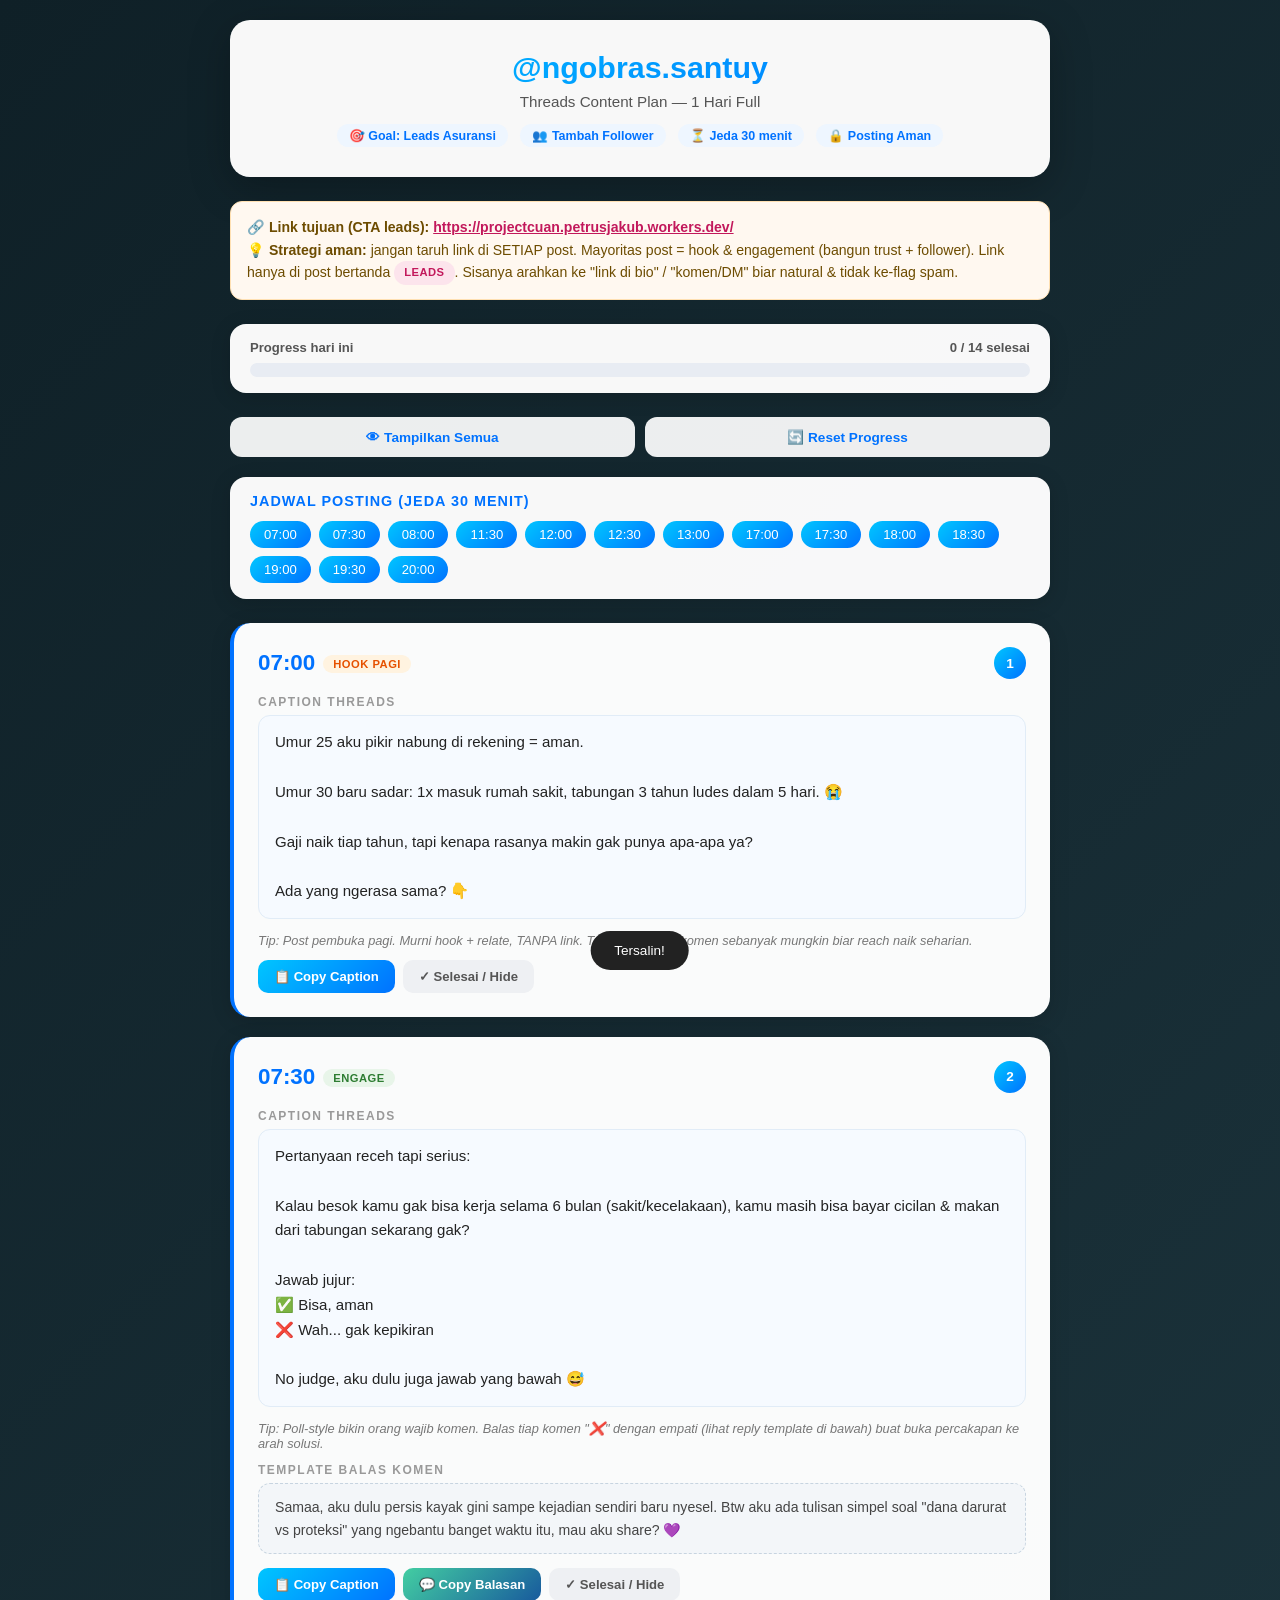
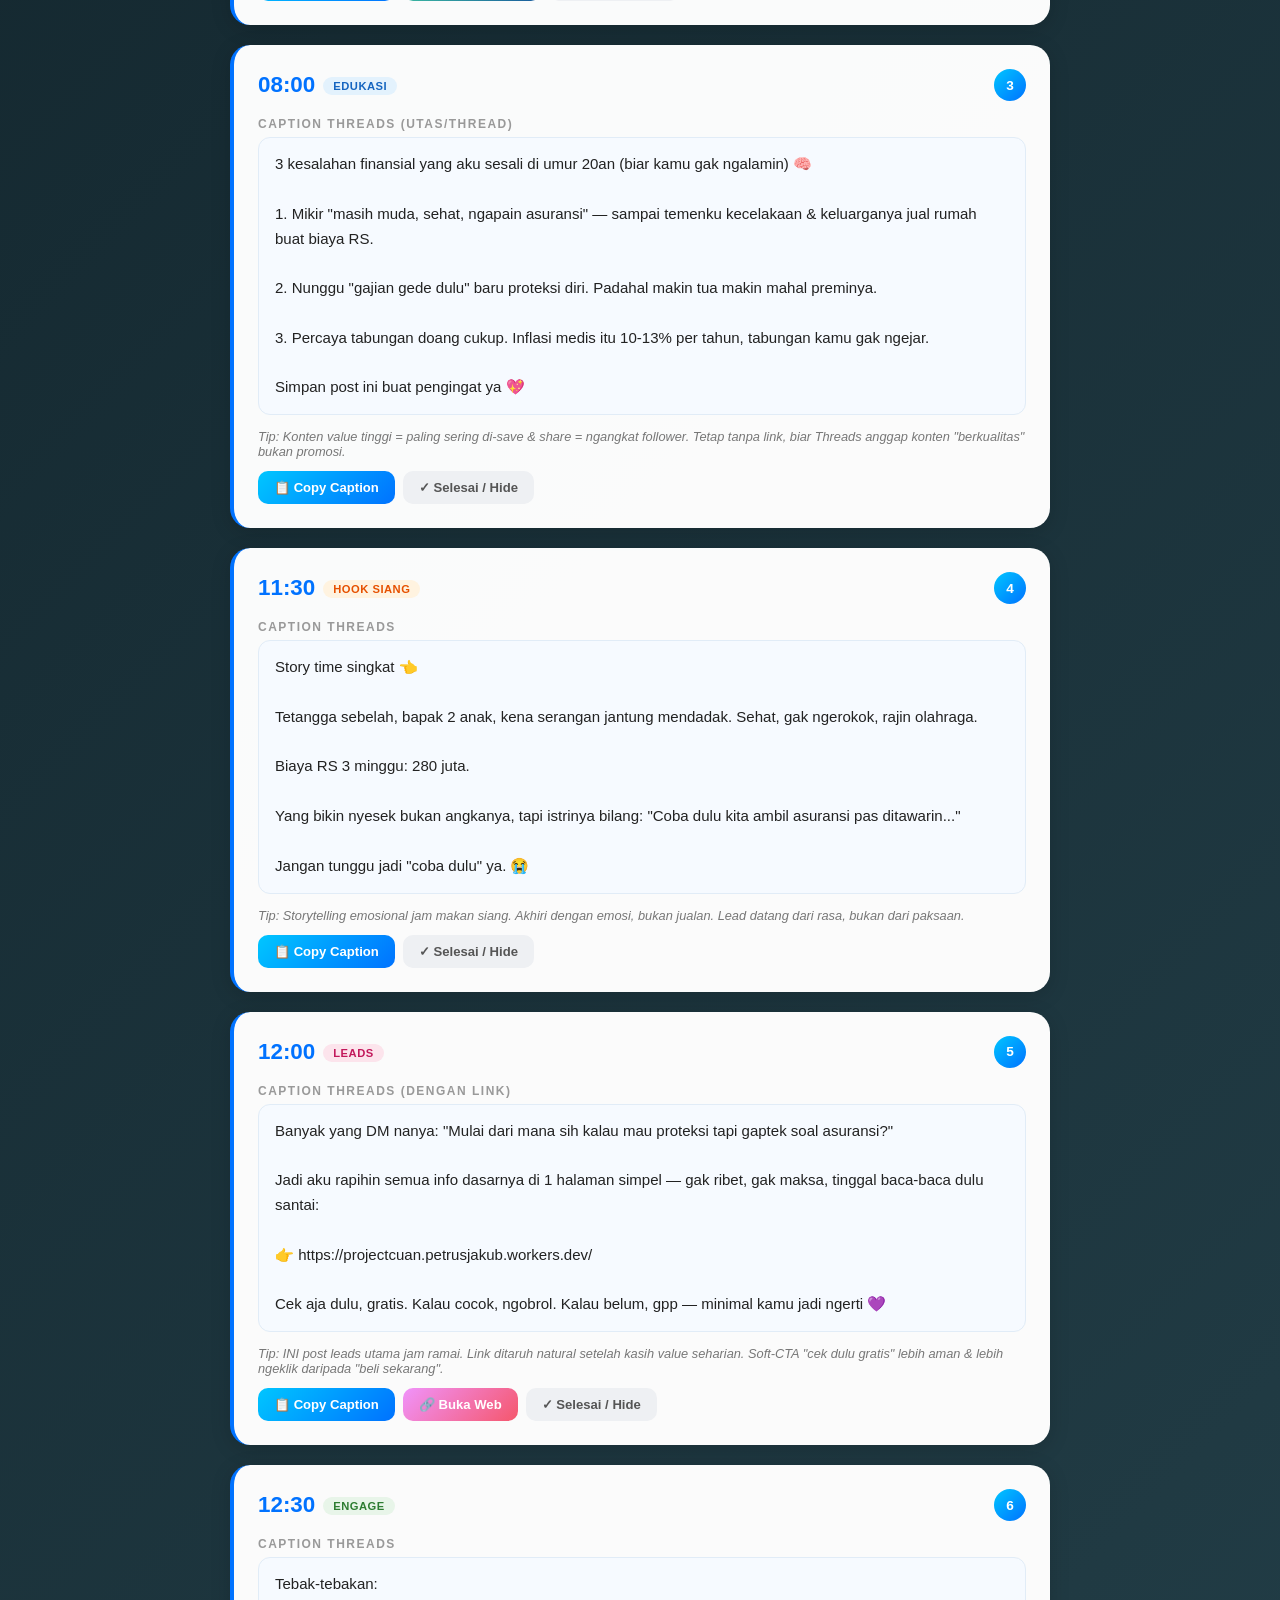
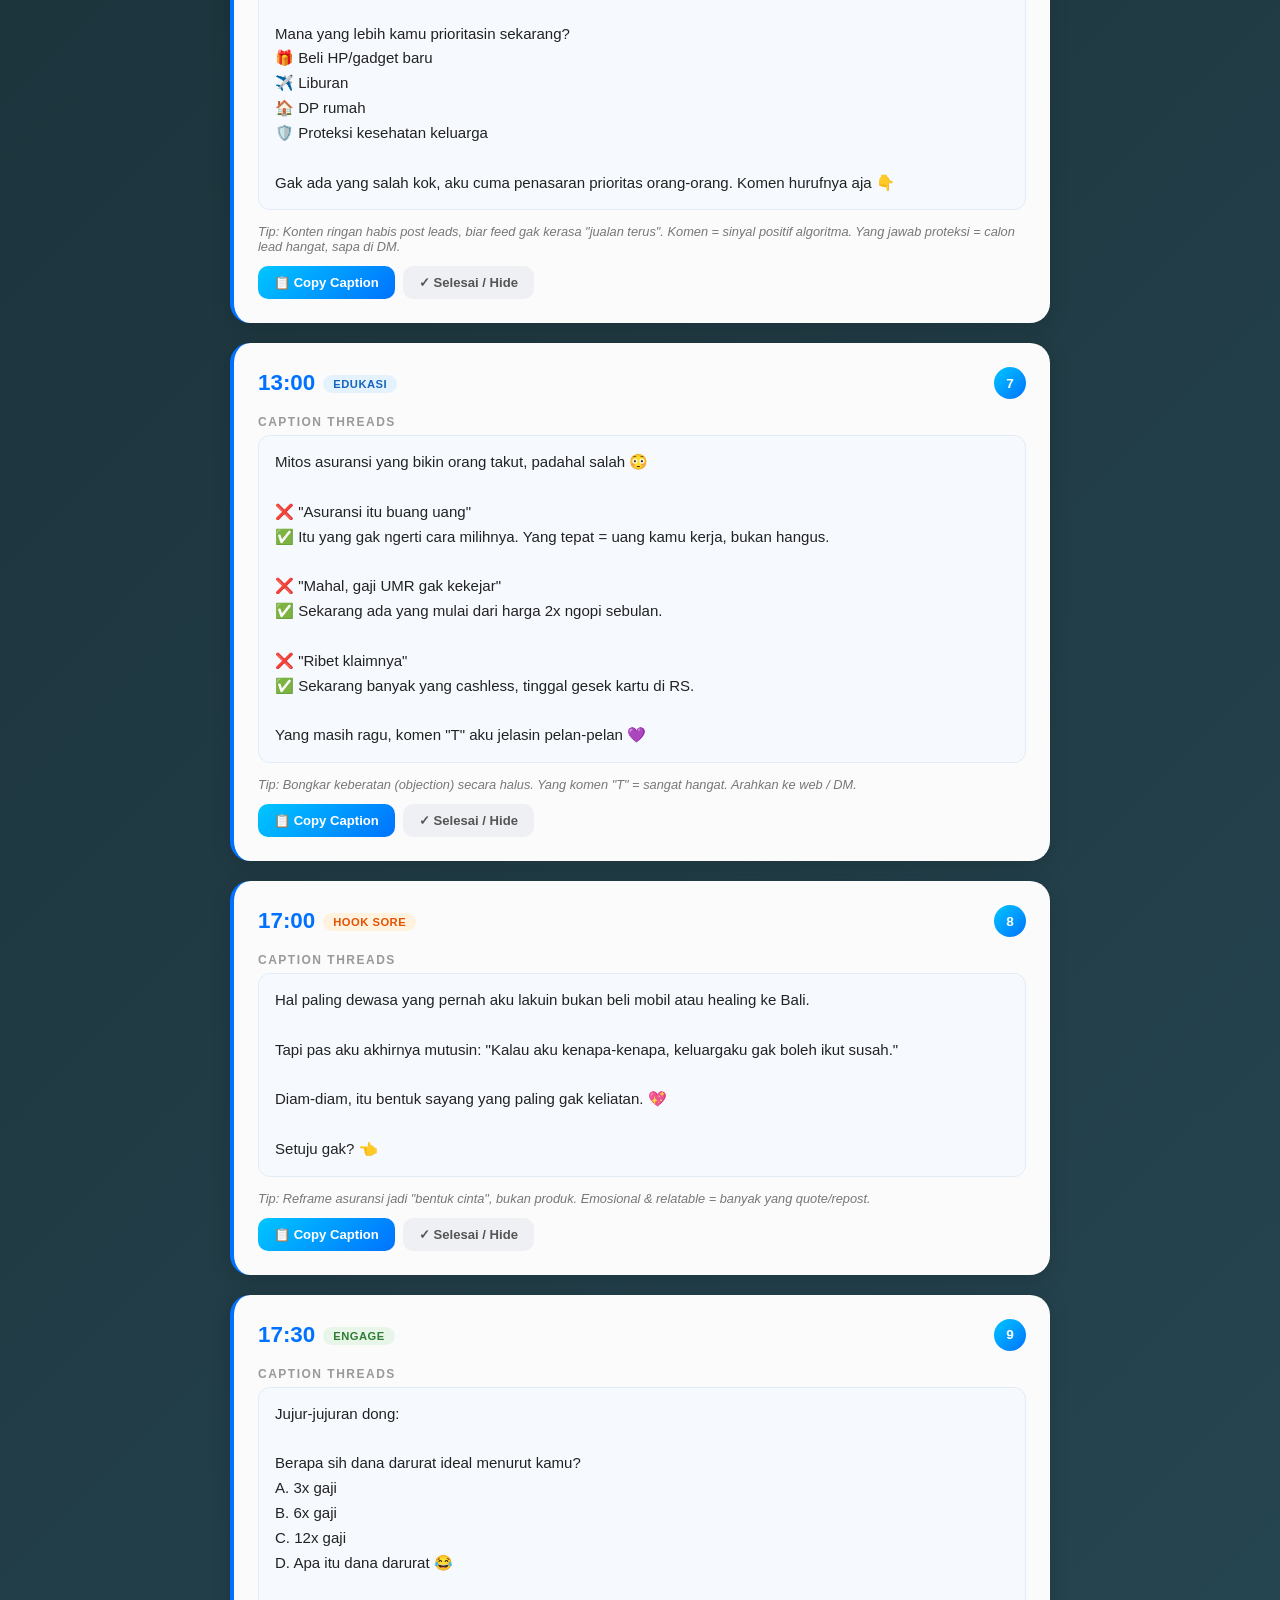
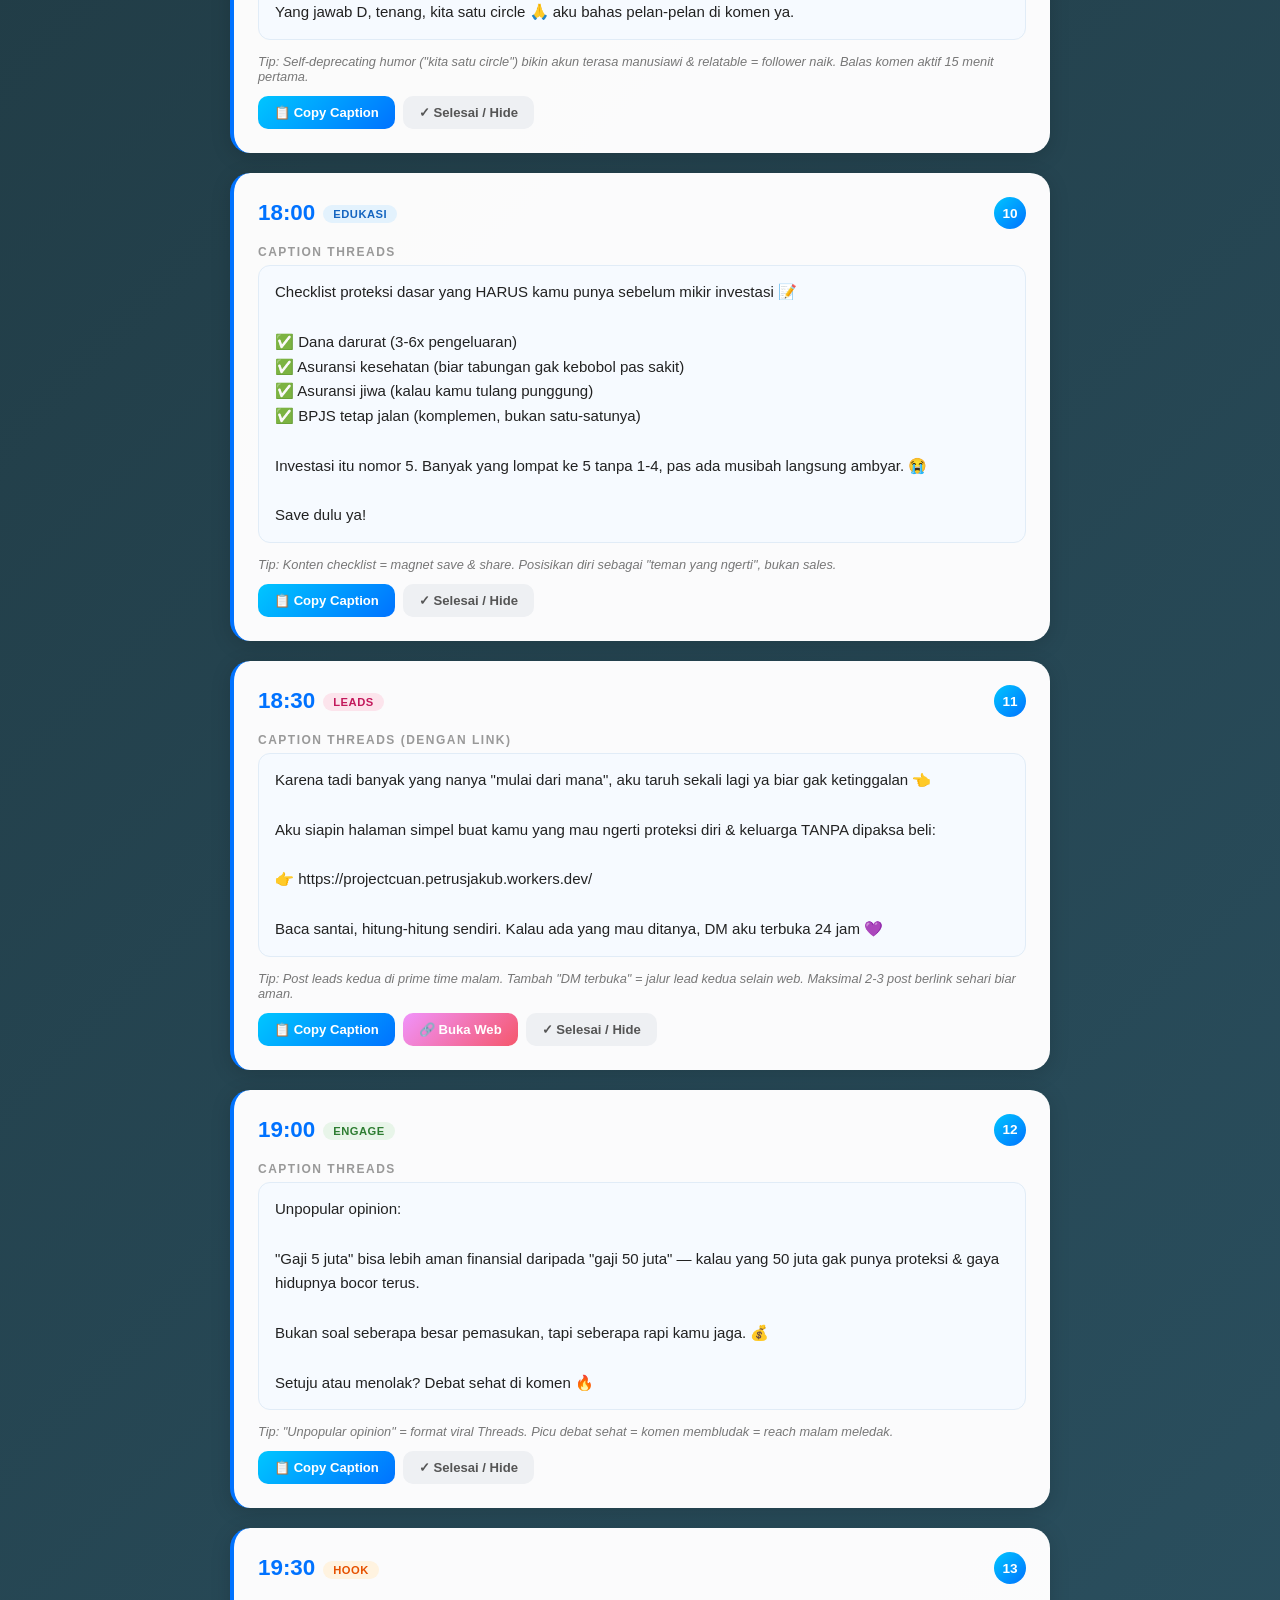
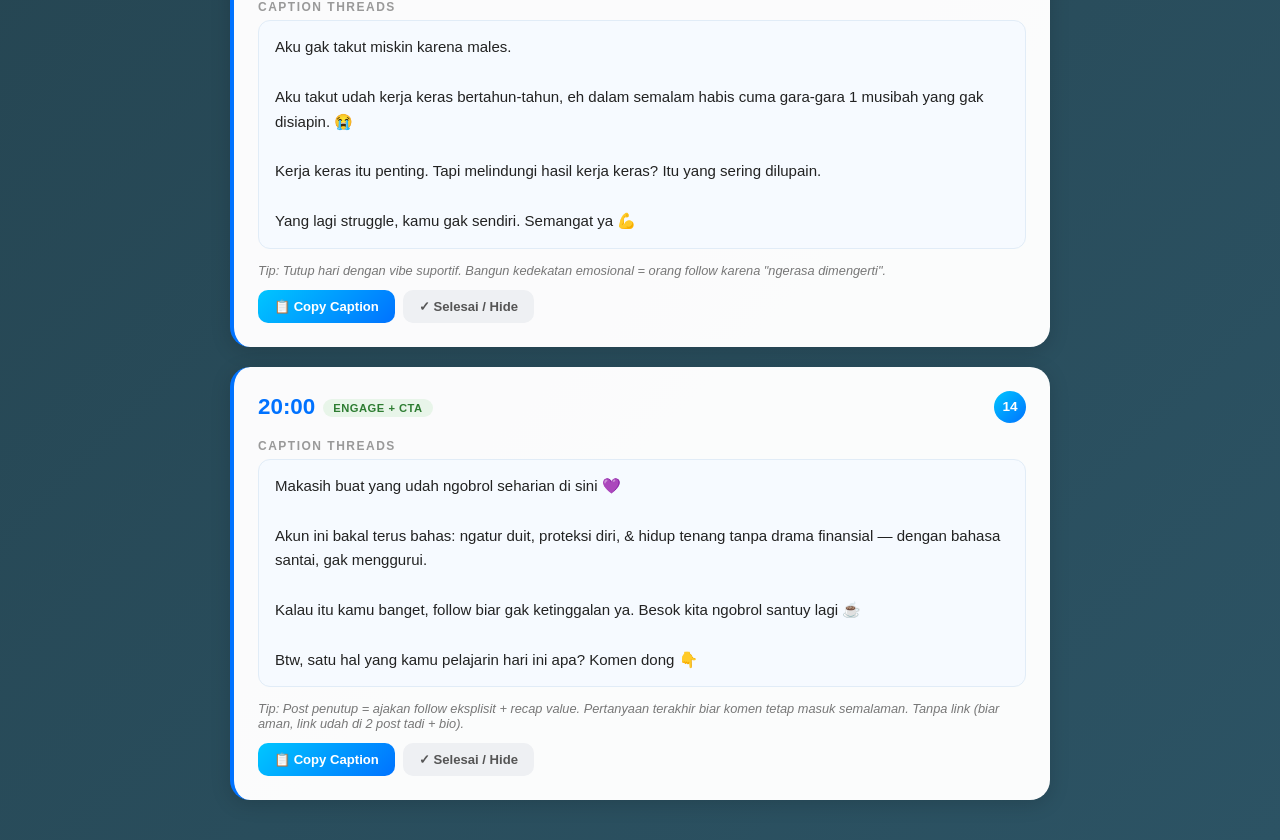
<file: ngobras-santuy-content.html>
<!DOCTYPE html>
<html lang="id">
<head>
    <meta charset="UTF-8">
    <meta name="viewport" content="width=device-width, initial-scale=1.0">
    <title>@ngobras.santuy - 1 Day Threads Content Plan</title>
    <style>
        * { margin: 0; padding: 0; box-sizing: border-box; }

        body {
            font-family: -apple-system, BlinkMacSystemFont, 'Segoe UI', Roboto, 'Helvetica Neue', Arial, sans-serif;
            background: linear-gradient(135deg, #0f2027 0%, #203a43 50%, #2c5364 100%);
            min-height: 100vh;
            padding: 20px;
            color: #222;
        }

        .container { max-width: 820px; margin: 0 auto; }

        header {
            text-align: center;
            padding: 30px 20px;
            background: rgba(255,255,255,0.97);
            border-radius: 20px;
            margin-bottom: 24px;
            box-shadow: 0 10px 40px rgba(0,0,0,0.25);
        }

        header h1 {
            font-size: 1.9rem;
            background: linear-gradient(135deg, #00c6ff, #0072ff);
            -webkit-background-clip: text;
            -webkit-text-fill-color: transparent;
            background-clip: text;
            margin-bottom: 8px;
        }

        header p { color: #555; font-size: 0.95rem; }

        .meta-pill {
            display: inline-block;
            margin: 4px 4px 0;
            padding: 4px 12px;
            background: #eef6ff;
            color: #0072ff;
            border-radius: 20px;
            font-size: 0.78rem;
            font-weight: 600;
        }

        .progress-wrap {
            background: rgba(255,255,255,0.97);
            border-radius: 16px;
            padding: 16px 20px;
            margin-bottom: 24px;
            box-shadow: 0 4px 20px rgba(0,0,0,0.15);
        }

        .progress-bar-bg {
            background: #e8ecf3;
            border-radius: 20px;
            height: 14px;
            overflow: hidden;
            margin-top: 8px;
        }

        .progress-bar-fill {
            height: 100%;
            width: 0%;
            background: linear-gradient(135deg, #00c6ff, #0072ff);
            border-radius: 20px;
            transition: width 0.4s ease;
        }

        .progress-label {
            display: flex;
            justify-content: space-between;
            font-size: 0.82rem;
            color: #555;
            font-weight: 600;
        }

        .schedule-nav {
            background: rgba(255,255,255,0.97);
            border-radius: 16px;
            padding: 16px 20px;
            margin-bottom: 24px;
            box-shadow: 0 4px 20px rgba(0,0,0,0.15);
        }

        .schedule-nav h3 {
            font-size: 0.9rem;
            color: #0072ff;
            margin-bottom: 12px;
            text-transform: uppercase;
            letter-spacing: 1px;
        }

        .nav-links { display: flex; flex-wrap: wrap; gap: 8px; }

        .nav-links a {
            display: inline-block;
            padding: 6px 14px;
            background: linear-gradient(135deg, #00c6ff, #0072ff);
            color: #fff;
            text-decoration: none;
            border-radius: 20px;
            font-size: 0.82rem;
            font-weight: 500;
            transition: transform 0.2s, box-shadow 0.2s;
        }

        .nav-links a:hover { transform: translateY(-2px); box-shadow: 0 4px 12px rgba(0,114,255,0.4); }

        .post-card {
            background: rgba(255,255,255,0.98);
            border-radius: 20px;
            padding: 24px;
            margin-bottom: 20px;
            box-shadow: 0 4px 20px rgba(0,0,0,0.15);
            transition: all 0.3s ease;
            border-left: 4px solid #0072ff;
        }

        .post-card.hidden-task { display: none; }
        .post-card.done { border-left-color: #4caf50; opacity: 0.75; }

        .post-header {
            display: flex;
            align-items: center;
            justify-content: space-between;
            margin-bottom: 16px;
            flex-wrap: wrap;
            gap: 8px;
        }

        .post-time { font-size: 1.4rem; font-weight: 700; color: #0072ff; }
        .post-number {
            background: linear-gradient(135deg, #00c6ff, #0072ff);
            color: #fff;
            width: 32px; height: 32px;
            border-radius: 50%;
            display: flex; align-items: center; justify-content: center;
            font-size: 0.85rem; font-weight: 700;
        }

        .badge {
            display: inline-block;
            padding: 3px 10px;
            border-radius: 12px;
            font-size: 0.7rem;
            font-weight: 700;
            margin-left: 8px;
            vertical-align: middle;
            text-transform: uppercase;
            letter-spacing: 0.5px;
        }
        .badge-hook { background: #fff3e0; color: #e65100; }
        .badge-engage { background: #e8f5e9; color: #2e7d32; }
        .badge-edu { background: #e3f2fd; color: #1565c0; }
        .badge-lead { background: #fce4ec; color: #c2185b; }

        .section-label {
            font-size: 0.75rem;
            text-transform: uppercase;
            letter-spacing: 1.5px;
            color: #999;
            margin-bottom: 6px;
            font-weight: 600;
        }

        .caption-box {
            background: #f6faff;
            border-radius: 12px;
            padding: 14px 16px;
            margin-bottom: 14px;
            border: 1px solid #e1ecf7;
            line-height: 1.65;
            font-size: 0.94rem;
            white-space: pre-wrap;
        }

        .reply-box {
            background: #f3f6f9;
            border-radius: 12px;
            padding: 12px 16px;
            margin-bottom: 14px;
            border: 1px dashed #c7d4e0;
            line-height: 1.6;
            font-size: 0.88rem;
            white-space: pre-wrap;
            color: #444;
        }

        .tip {
            font-size: 0.8rem;
            color: #777;
            margin-bottom: 12px;
            font-style: italic;
        }

        .btn-group { display: flex; flex-wrap: wrap; gap: 8px; margin-top: 12px; }

        .btn {
            padding: 9px 16px;
            border: none;
            border-radius: 10px;
            font-size: 0.82rem;
            font-weight: 600;
            cursor: pointer;
            transition: all 0.2s;
            text-decoration: none;
            display: inline-flex;
            align-items: center;
            gap: 5px;
        }

        .btn-copy-caption { background: linear-gradient(135deg, #00c6ff, #0072ff); color: #fff; }
        .btn-copy-caption:hover { transform: translateY(-1px); box-shadow: 0 4px 12px rgba(0,114,255,0.4); }

        .btn-copy-reply { background: linear-gradient(135deg, #43cea2, #185a9d); color: #fff; }
        .btn-copy-reply:hover { transform: translateY(-1px); box-shadow: 0 4px 12px rgba(24,90,157,0.4); }

        .btn-open { background: linear-gradient(135deg, #f093fb, #f5576c); color: #fff; }
        .btn-open:hover { transform: translateY(-1px); box-shadow: 0 4px 12px rgba(245,87,108,0.4); }

        .btn-hide { background: #eef0f3; color: #555; }
        .btn-hide:hover { background: #e2e5ea; }

        .btn.copied { background: #4caf50 !important; }

        .toast {
            position: fixed;
            bottom: 30px; left: 50%;
            transform: translateX(-50%) translateY(100px);
            background: #222; color: #fff;
            padding: 12px 24px;
            border-radius: 30px;
            font-size: 0.85rem;
            z-index: 9999;
            transition: transform 0.3s ease;
            pointer-events: none;
        }
        .toast.show { transform: translateX(-50%) translateY(0); }

        .controls-bar {
            display: flex;
            gap: 10px;
            flex-wrap: wrap;
            margin-bottom: 20px;
        }
        .control-btn {
            flex: 1;
            min-width: 140px;
            padding: 12px;
            background: rgba(255,255,255,0.92);
            border: none;
            border-radius: 12px;
            color: #0072ff;
            font-size: 0.85rem;
            font-weight: 700;
            cursor: pointer;
            transition: all 0.2s;
        }
        .control-btn:hover { background: #fff; transform: translateY(-1px); }

        .link-note {
            background: #fff8f0;
            border: 1px solid #ffe0b2;
            border-radius: 12px;
            padding: 14px 16px;
            margin-bottom: 24px;
            font-size: 0.88rem;
            color: #6d4c00;
            line-height: 1.6;
        }
        .link-note a { color: #c2185b; font-weight: 700; word-break: break-all; }

        @media (max-width: 600px) {
            body { padding: 12px; }
            header h1 { font-size: 1.4rem; }
            .post-card { padding: 18px; }
            .post-time { font-size: 1.2rem; }
            .btn-group { flex-direction: column; }
            .btn { justify-content: center; }
        }
    </style>
</head>
<body>
    <div class="container">
        <header>
            <h1>@ngobras.santuy</h1>
            <p>Threads Content Plan &mdash; 1 Hari Full</p>
            <div style="margin-top: 10px;">
                <span class="meta-pill">&#127919; Goal: Leads Asuransi</span>
                <span class="meta-pill">&#128101; Tambah Follower</span>
                <span class="meta-pill">&#9203; Jeda 30 menit</span>
                <span class="meta-pill">&#128274; Posting Aman</span>
            </div>
        </header>

        <div class="link-note">
            &#128279; <strong>Link tujuan (CTA leads):</strong>
            <a href="https://projectcuan.petrusjakub.workers.dev/" target="_blank" rel="noopener">https://projectcuan.petrusjakub.workers.dev/</a><br>
            &#128161; <strong>Strategi aman:</strong> jangan taruh link di SETIAP post. Mayoritas post = hook &amp; engagement (bangun trust + follower). Link hanya di post bertanda <span class="badge badge-lead" style="margin:0;">LEADS</span>. Sisanya arahkan ke "link di bio" / "komen/DM" biar natural &amp; tidak ke-flag spam.
        </div>

        <div class="progress-wrap">
            <div class="progress-label">
                <span>Progress hari ini</span>
                <span id="progress-text">0 / 14 selesai</span>
            </div>
            <div class="progress-bar-bg"><div class="progress-bar-fill" id="progress-fill"></div></div>
        </div>

        <div class="controls-bar">
            <button class="control-btn" onclick="showAll()">&#128065; Tampilkan Semua</button>
            <button class="control-btn" onclick="resetAll()">&#128260; Reset Progress</button>
        </div>

        <nav class="schedule-nav">
            <h3>Jadwal Posting (Jeda 30 Menit)</h3>
            <div class="nav-links">
                <a href="#post-1">07:00</a>
                <a href="#post-2">07:30</a>
                <a href="#post-3">08:00</a>
                <a href="#post-4">11:30</a>
                <a href="#post-5">12:00</a>
                <a href="#post-6">12:30</a>
                <a href="#post-7">13:00</a>
                <a href="#post-8">17:00</a>
                <a href="#post-9">17:30</a>
                <a href="#post-10">18:00</a>
                <a href="#post-11">18:30</a>
                <a href="#post-12">19:00</a>
                <a href="#post-13">19:30</a>
                <a href="#post-14">20:00</a>
            </div>
        </nav>

        <!-- Post 1 -->
        <div class="post-card" id="post-1">
            <div class="post-header">
                <span class="post-time">07:00<span class="badge badge-hook">Hook Pagi</span></span>
                <span class="post-number">1</span>
            </div>
            <div class="section-label">Caption Threads</div>
            <div class="caption-box" id="caption-1">Umur 25 aku pikir nabung di rekening = aman.

Umur 30 baru sadar: 1x masuk rumah sakit, tabungan 3 tahun ludes dalam 5 hari. &#128557;

Gaji naik tiap tahun, tapi kenapa rasanya makin gak punya apa-apa ya?

Ada yang ngerasa sama? &#128071;</div>
            <div class="tip">Tip: Post pembuka pagi. Murni hook + relate, TANPA link. Tujuan: pancing komen sebanyak mungkin biar reach naik seharian.</div>
            <div class="btn-group">
                <button class="btn btn-copy-caption" onclick="copyText('caption-1', this)">&#128203; Copy Caption</button>
                <button class="btn btn-hide" onclick="toggleDone(this)">&#10003; Selesai / Hide</button>
            </div>
        </div>

        <!-- Post 2 -->
        <div class="post-card" id="post-2">
            <div class="post-header">
                <span class="post-time">07:30<span class="badge badge-engage">Engage</span></span>
                <span class="post-number">2</span>
            </div>
            <div class="section-label">Caption Threads</div>
            <div class="caption-box" id="caption-2">Pertanyaan receh tapi serius:

Kalau besok kamu gak bisa kerja selama 6 bulan (sakit/kecelakaan), kamu masih bisa bayar cicilan & makan dari tabungan sekarang gak?

Jawab jujur:
&#9989; Bisa, aman
&#10060; Wah... gak kepikiran

No judge, aku dulu juga jawab yang bawah &#128517;</div>
            <div class="tip">Tip: Poll-style bikin orang wajib komen. Balas tiap komen "&#10060;" dengan empati (lihat reply template di bawah) buat buka percakapan ke arah solusi.</div>
            <div class="section-label">Template Balas Komen</div>
            <div class="reply-box" id="reply-2">Samaa, aku dulu persis kayak gini sampe kejadian sendiri baru nyesel. Btw aku ada tulisan simpel soal "dana darurat vs proteksi" yang ngebantu banget waktu itu, mau aku share? &#128156;</div>
            <div class="btn-group">
                <button class="btn btn-copy-caption" onclick="copyText('caption-2', this)">&#128203; Copy Caption</button>
                <button class="btn btn-copy-reply" onclick="copyText('reply-2', this)">&#128172; Copy Balasan</button>
                <button class="btn btn-hide" onclick="toggleDone(this)">&#10003; Selesai / Hide</button>
            </div>
        </div>

        <!-- Post 3 -->
        <div class="post-card" id="post-3">
            <div class="post-header">
                <span class="post-time">08:00<span class="badge badge-edu">Edukasi</span></span>
                <span class="post-number">3</span>
            </div>
            <div class="section-label">Caption Threads (Utas/Thread)</div>
            <div class="caption-box" id="caption-3">3 kesalahan finansial yang aku sesali di umur 20an (biar kamu gak ngalamin) &#129504;

1. Mikir "masih muda, sehat, ngapain asuransi" &mdash; sampai temenku kecelakaan & keluarganya jual rumah buat biaya RS.

2. Nunggu "gajian gede dulu" baru proteksi diri. Padahal makin tua makin mahal preminya.

3. Percaya tabungan doang cukup. Inflasi medis itu 10-13% per tahun, tabungan kamu gak ngejar.

Simpan post ini buat pengingat ya &#128150;</div>
            <div class="tip">Tip: Konten value tinggi = paling sering di-save & share = ngangkat follower. Tetap tanpa link, biar Threads anggap konten "berkualitas" bukan promosi.</div>
            <div class="btn-group">
                <button class="btn btn-copy-caption" onclick="copyText('caption-3', this)">&#128203; Copy Caption</button>
                <button class="btn btn-hide" onclick="toggleDone(this)">&#10003; Selesai / Hide</button>
            </div>
        </div>

        <!-- Post 4 -->
        <div class="post-card" id="post-4">
            <div class="post-header">
                <span class="post-time">11:30<span class="badge badge-hook">Hook Siang</span></span>
                <span class="post-number">4</span>
            </div>
            <div class="section-label">Caption Threads</div>
            <div class="caption-box" id="caption-4">Story time singkat &#128072;

Tetangga sebelah, bapak 2 anak, kena serangan jantung mendadak. Sehat, gak ngerokok, rajin olahraga.

Biaya RS 3 minggu: 280 juta.

Yang bikin nyesek bukan angkanya, tapi istrinya bilang: "Coba dulu kita ambil asuransi pas ditawarin..."

Jangan tunggu jadi "coba dulu" ya. &#128557;</div>
            <div class="tip">Tip: Storytelling emosional jam makan siang. Akhiri dengan emosi, bukan jualan. Lead datang dari rasa, bukan dari paksaan.</div>
            <div class="btn-group">
                <button class="btn btn-copy-caption" onclick="copyText('caption-4', this)">&#128203; Copy Caption</button>
                <button class="btn btn-hide" onclick="toggleDone(this)">&#10003; Selesai / Hide</button>
            </div>
        </div>

        <!-- Post 5 -->
        <div class="post-card" id="post-5">
            <div class="post-header">
                <span class="post-time">12:00<span class="badge badge-lead">Leads</span></span>
                <span class="post-number">5</span>
            </div>
            <div class="section-label">Caption Threads (dengan Link)</div>
            <div class="caption-box" id="caption-5">Banyak yang DM nanya: "Mulai dari mana sih kalau mau proteksi tapi gaptek soal asuransi?"

Jadi aku rapihin semua info dasarnya di 1 halaman simpel &mdash; gak ribet, gak maksa, tinggal baca-baca dulu santai:

&#128073; https://projectcuan.petrusjakub.workers.dev/

Cek aja dulu, gratis. Kalau cocok, ngobrol. Kalau belum, gpp &mdash; minimal kamu jadi ngerti &#128156;</div>
            <div class="tip">Tip: INI post leads utama jam ramai. Link ditaruh natural setelah kasih value seharian. Soft-CTA "cek dulu gratis" lebih aman & lebih ngeklik daripada "beli sekarang".</div>
            <div class="btn-group">
                <button class="btn btn-copy-caption" onclick="copyText('caption-5', this)">&#128203; Copy Caption</button>
                <a class="btn btn-open" href="https://projectcuan.petrusjakub.workers.dev/" target="_blank" rel="noopener">&#128279; Buka Web</a>
                <button class="btn btn-hide" onclick="toggleDone(this)">&#10003; Selesai / Hide</button>
            </div>
        </div>

        <!-- Post 6 -->
        <div class="post-card" id="post-6">
            <div class="post-header">
                <span class="post-time">12:30<span class="badge badge-engage">Engage</span></span>
                <span class="post-number">6</span>
            </div>
            <div class="section-label">Caption Threads</div>
            <div class="caption-box" id="caption-6">Tebak-tebakan:

Mana yang lebih kamu prioritasin sekarang?
&#127873; Beli HP/gadget baru
&#9992;&#65039; Liburan
&#127968; DP rumah
&#128737;&#65039; Proteksi kesehatan keluarga

Gak ada yang salah kok, aku cuma penasaran prioritas orang-orang. Komen hurufnya aja &#128071;</div>
            <div class="tip">Tip: Konten ringan habis post leads, biar feed gak kerasa "jualan terus". Komen = sinyal positif algoritma. Yang jawab proteksi = calon lead hangat, sapa di DM.</div>
            <div class="btn-group">
                <button class="btn btn-copy-caption" onclick="copyText('caption-6', this)">&#128203; Copy Caption</button>
                <button class="btn btn-hide" onclick="toggleDone(this)">&#10003; Selesai / Hide</button>
            </div>
        </div>

        <!-- Post 7 -->
        <div class="post-card" id="post-7">
            <div class="post-header">
                <span class="post-time">13:00<span class="badge badge-edu">Edukasi</span></span>
                <span class="post-number">7</span>
            </div>
            <div class="section-label">Caption Threads</div>
            <div class="caption-box" id="caption-7">Mitos asuransi yang bikin orang takut, padahal salah &#128563;

&#10060; "Asuransi itu buang uang"
&#9989; Itu yang gak ngerti cara milihnya. Yang tepat = uang kamu kerja, bukan hangus.

&#10060; "Mahal, gaji UMR gak kekejar"
&#9989; Sekarang ada yang mulai dari harga 2x ngopi sebulan.

&#10060; "Ribet klaimnya"
&#9989; Sekarang banyak yang cashless, tinggal gesek kartu di RS.

Yang masih ragu, komen "T" aku jelasin pelan-pelan &#128156;</div>
            <div class="tip">Tip: Bongkar keberatan (objection) secara halus. Yang komen "T" = sangat hangat. Arahkan ke web / DM.</div>
            <div class="btn-group">
                <button class="btn btn-copy-caption" onclick="copyText('caption-7', this)">&#128203; Copy Caption</button>
                <button class="btn btn-hide" onclick="toggleDone(this)">&#10003; Selesai / Hide</button>
            </div>
        </div>

        <!-- Post 8 -->
        <div class="post-card" id="post-8">
            <div class="post-header">
                <span class="post-time">17:00<span class="badge badge-hook">Hook Sore</span></span>
                <span class="post-number">8</span>
            </div>
            <div class="section-label">Caption Threads</div>
            <div class="caption-box" id="caption-8">Hal paling dewasa yang pernah aku lakuin bukan beli mobil atau healing ke Bali.

Tapi pas aku akhirnya mutusin: "Kalau aku kenapa-kenapa, keluargaku gak boleh ikut susah."

Diam-diam, itu bentuk sayang yang paling gak keliatan. &#128150;

Setuju gak? &#128072;</div>
            <div class="tip">Tip: Reframe asuransi jadi "bentuk cinta", bukan produk. Emosional & relatable = banyak yang quote/repost.</div>
            <div class="btn-group">
                <button class="btn btn-copy-caption" onclick="copyText('caption-8', this)">&#128203; Copy Caption</button>
                <button class="btn btn-hide" onclick="toggleDone(this)">&#10003; Selesai / Hide</button>
            </div>
        </div>

        <!-- Post 9 -->
        <div class="post-card" id="post-9">
            <div class="post-header">
                <span class="post-time">17:30<span class="badge badge-engage">Engage</span></span>
                <span class="post-number">9</span>
            </div>
            <div class="section-label">Caption Threads</div>
            <div class="caption-box" id="caption-9">Jujur-jujuran dong:

Berapa sih dana darurat ideal menurut kamu?
A. 3x gaji
B. 6x gaji
C. 12x gaji
D. Apa itu dana darurat &#128514;

Yang jawab D, tenang, kita satu circle &#128591; aku bahas pelan-pelan di komen ya.</div>
            <div class="tip">Tip: Self-deprecating humor ("kita satu circle") bikin akun terasa manusiawi & relatable = follower naik. Balas komen aktif 15 menit pertama.</div>
            <div class="btn-group">
                <button class="btn btn-copy-caption" onclick="copyText('caption-9', this)">&#128203; Copy Caption</button>
                <button class="btn btn-hide" onclick="toggleDone(this)">&#10003; Selesai / Hide</button>
            </div>
        </div>

        <!-- Post 10 -->
        <div class="post-card" id="post-10">
            <div class="post-header">
                <span class="post-time">18:00<span class="badge badge-edu">Edukasi</span></span>
                <span class="post-number">10</span>
            </div>
            <div class="section-label">Caption Threads</div>
            <div class="caption-box" id="caption-10">Checklist proteksi dasar yang HARUS kamu punya sebelum mikir investasi &#128221;

&#9989; Dana darurat (3-6x pengeluaran)
&#9989; Asuransi kesehatan (biar tabungan gak kebobol pas sakit)
&#9989; Asuransi jiwa (kalau kamu tulang punggung)
&#9989; BPJS tetap jalan (komplemen, bukan satu-satunya)

Investasi itu nomor 5. Banyak yang lompat ke 5 tanpa 1-4, pas ada musibah langsung ambyar. &#128557;

Save dulu ya!</div>
            <div class="tip">Tip: Konten checklist = magnet save & share. Posisikan diri sebagai "teman yang ngerti", bukan sales.</div>
            <div class="btn-group">
                <button class="btn btn-copy-caption" onclick="copyText('caption-10', this)">&#128203; Copy Caption</button>
                <button class="btn btn-hide" onclick="toggleDone(this)">&#10003; Selesai / Hide</button>
            </div>
        </div>

        <!-- Post 11 -->
        <div class="post-card" id="post-11">
            <div class="post-header">
                <span class="post-time">18:30<span class="badge badge-lead">Leads</span></span>
                <span class="post-number">11</span>
            </div>
            <div class="section-label">Caption Threads (dengan Link)</div>
            <div class="caption-box" id="caption-11">Karena tadi banyak yang nanya "mulai dari mana", aku taruh sekali lagi ya biar gak ketinggalan &#128072;

Aku siapin halaman simpel buat kamu yang mau ngerti proteksi diri & keluarga TANPA dipaksa beli:

&#128073; https://projectcuan.petrusjakub.workers.dev/

Baca santai, hitung-hitung sendiri. Kalau ada yang mau ditanya, DM aku terbuka 24 jam &#128156;</div>
            <div class="tip">Tip: Post leads kedua di prime time malam. Tambah "DM terbuka" = jalur lead kedua selain web. Maksimal 2-3 post berlink sehari biar aman.</div>
            <div class="btn-group">
                <button class="btn btn-copy-caption" onclick="copyText('caption-11', this)">&#128203; Copy Caption</button>
                <a class="btn btn-open" href="https://projectcuan.petrusjakub.workers.dev/" target="_blank" rel="noopener">&#128279; Buka Web</a>
                <button class="btn btn-hide" onclick="toggleDone(this)">&#10003; Selesai / Hide</button>
            </div>
        </div>

        <!-- Post 12 -->
        <div class="post-card" id="post-12">
            <div class="post-header">
                <span class="post-time">19:00<span class="badge badge-engage">Engage</span></span>
                <span class="post-number">12</span>
            </div>
            <div class="section-label">Caption Threads</div>
            <div class="caption-box" id="caption-12">Unpopular opinion:

"Gaji 5 juta" bisa lebih aman finansial daripada "gaji 50 juta" &mdash; kalau yang 50 juta gak punya proteksi & gaya hidupnya bocor terus.

Bukan soal seberapa besar pemasukan, tapi seberapa rapi kamu jaga. &#128176;

Setuju atau menolak? Debat sehat di komen &#128293;</div>
            <div class="tip">Tip: "Unpopular opinion" = format viral Threads. Picu debat sehat = komen membludak = reach malam meledak.</div>
            <div class="btn-group">
                <button class="btn btn-copy-caption" onclick="copyText('caption-12', this)">&#128203; Copy Caption</button>
                <button class="btn btn-hide" onclick="toggleDone(this)">&#10003; Selesai / Hide</button>
            </div>
        </div>

        <!-- Post 13 -->
        <div class="post-card" id="post-13">
            <div class="post-header">
                <span class="post-time">19:30<span class="badge badge-hook">Hook</span></span>
                <span class="post-number">13</span>
            </div>
            <div class="section-label">Caption Threads</div>
            <div class="caption-box" id="caption-13">Aku gak takut miskin karena males.

Aku takut udah kerja keras bertahun-tahun, eh dalam semalam habis cuma gara-gara 1 musibah yang gak disiapin. &#128557;

Kerja keras itu penting. Tapi melindungi hasil kerja keras? Itu yang sering dilupain.

Yang lagi struggle, kamu gak sendiri. Semangat ya &#128170;</div>
            <div class="tip">Tip: Tutup hari dengan vibe suportif. Bangun kedekatan emosional = orang follow karena "ngerasa dimengerti".</div>
            <div class="btn-group">
                <button class="btn btn-copy-caption" onclick="copyText('caption-13', this)">&#128203; Copy Caption</button>
                <button class="btn btn-hide" onclick="toggleDone(this)">&#10003; Selesai / Hide</button>
            </div>
        </div>

        <!-- Post 14 -->
        <div class="post-card" id="post-14">
            <div class="post-header">
                <span class="post-time">20:00<span class="badge badge-engage">Engage + CTA</span></span>
                <span class="post-number">14</span>
            </div>
            <div class="section-label">Caption Threads</div>
            <div class="caption-box" id="caption-14">Makasih buat yang udah ngobrol seharian di sini &#128156;

Akun ini bakal terus bahas: ngatur duit, proteksi diri, & hidup tenang tanpa drama finansial &mdash; dengan bahasa santai, gak menggurui.

Kalau itu kamu banget, follow biar gak ketinggalan ya. Besok kita ngobrol santuy lagi &#9749;

Btw, satu hal yang kamu pelajarin hari ini apa? Komen dong &#128071;</div>
            <div class="tip">Tip: Post penutup = ajakan follow eksplisit + recap value. Pertanyaan terakhir biar komen tetap masuk semalaman. Tanpa link (biar aman, link udah di 2 post tadi + bio).</div>
            <div class="btn-group">
                <button class="btn btn-copy-caption" onclick="copyText('caption-14', this)">&#128203; Copy Caption</button>
                <button class="btn btn-hide" onclick="toggleDone(this)">&#10003; Selesai / Hide</button>
            </div>
        </div>

    </div>

    <div class="toast" id="toast">Tersalin!</div>

    <script>
        var STORAGE_KEY = 'ngobras_santuy_done_v1';
        var TOTAL = 14;

        function copyText(id, btn) {
            var el = document.getElementById(id);
            var text = el.innerText;
            navigator.clipboard.writeText(text).then(function () {
                showToast('Tersalin ke clipboard!');
                var original = btn.innerHTML;
                btn.classList.add('copied');
                btn.innerHTML = '&#10003; Tersalin';
                setTimeout(function () {
                    btn.classList.remove('copied');
                    btn.innerHTML = original;
                }, 1500);
            }).catch(function () {
                // Fallback for older browsers
                var ta = document.createElement('textarea');
                ta.value = text;
                document.body.appendChild(ta);
                ta.select();
                document.execCommand('copy');
                document.body.removeChild(ta);
                showToast('Tersalin!');
            });
        }

        function showToast(msg) {
            var t = document.getElementById('toast');
            t.textContent = msg;
            t.classList.add('show');
            clearTimeout(t._timer);
            t._timer = setTimeout(function () { t.classList.remove('show'); }, 1800);
        }

        function getDone() {
            try { return JSON.parse(localStorage.getItem(STORAGE_KEY)) || []; }
            catch (e) { return []; }
        }

        function setDone(arr) {
            localStorage.setItem(STORAGE_KEY, JSON.stringify(arr));
        }

        function toggleDone(btn) {
            var card = btn.closest('.post-card');
            var id = card.id;
            var done = getDone();
            var idx = done.indexOf(id);
            if (idx === -1) {
                done.push(id);
                card.classList.add('hidden-task');
            } else {
                done.splice(idx, 1);
            }
            setDone(done);
            updateProgress();
        }

        function applyDone() {
            var done = getDone();
            done.forEach(function (id) {
                var card = document.getElementById(id);
                if (card) card.classList.add('hidden-task');
            });
            updateProgress();
        }

        function showAll() {
            var cards = document.querySelectorAll('.post-card');
            cards.forEach(function (c) { c.classList.remove('hidden-task'); });
            showToast('Semua task ditampilkan');
        }

        function resetAll() {
            setDone([]);
            showAll();
            updateProgress();
            showToast('Progress direset');
        }

        function updateProgress() {
            var done = getDone().length;
            var pct = Math.round((done / TOTAL) * 100);
            document.getElementById('progress-fill').style.width = pct + '%';
            document.getElementById('progress-text').textContent = done + ' / ' + TOTAL + ' selesai';
        }

        applyDone();
    </script>
</body>
</html>
</file>
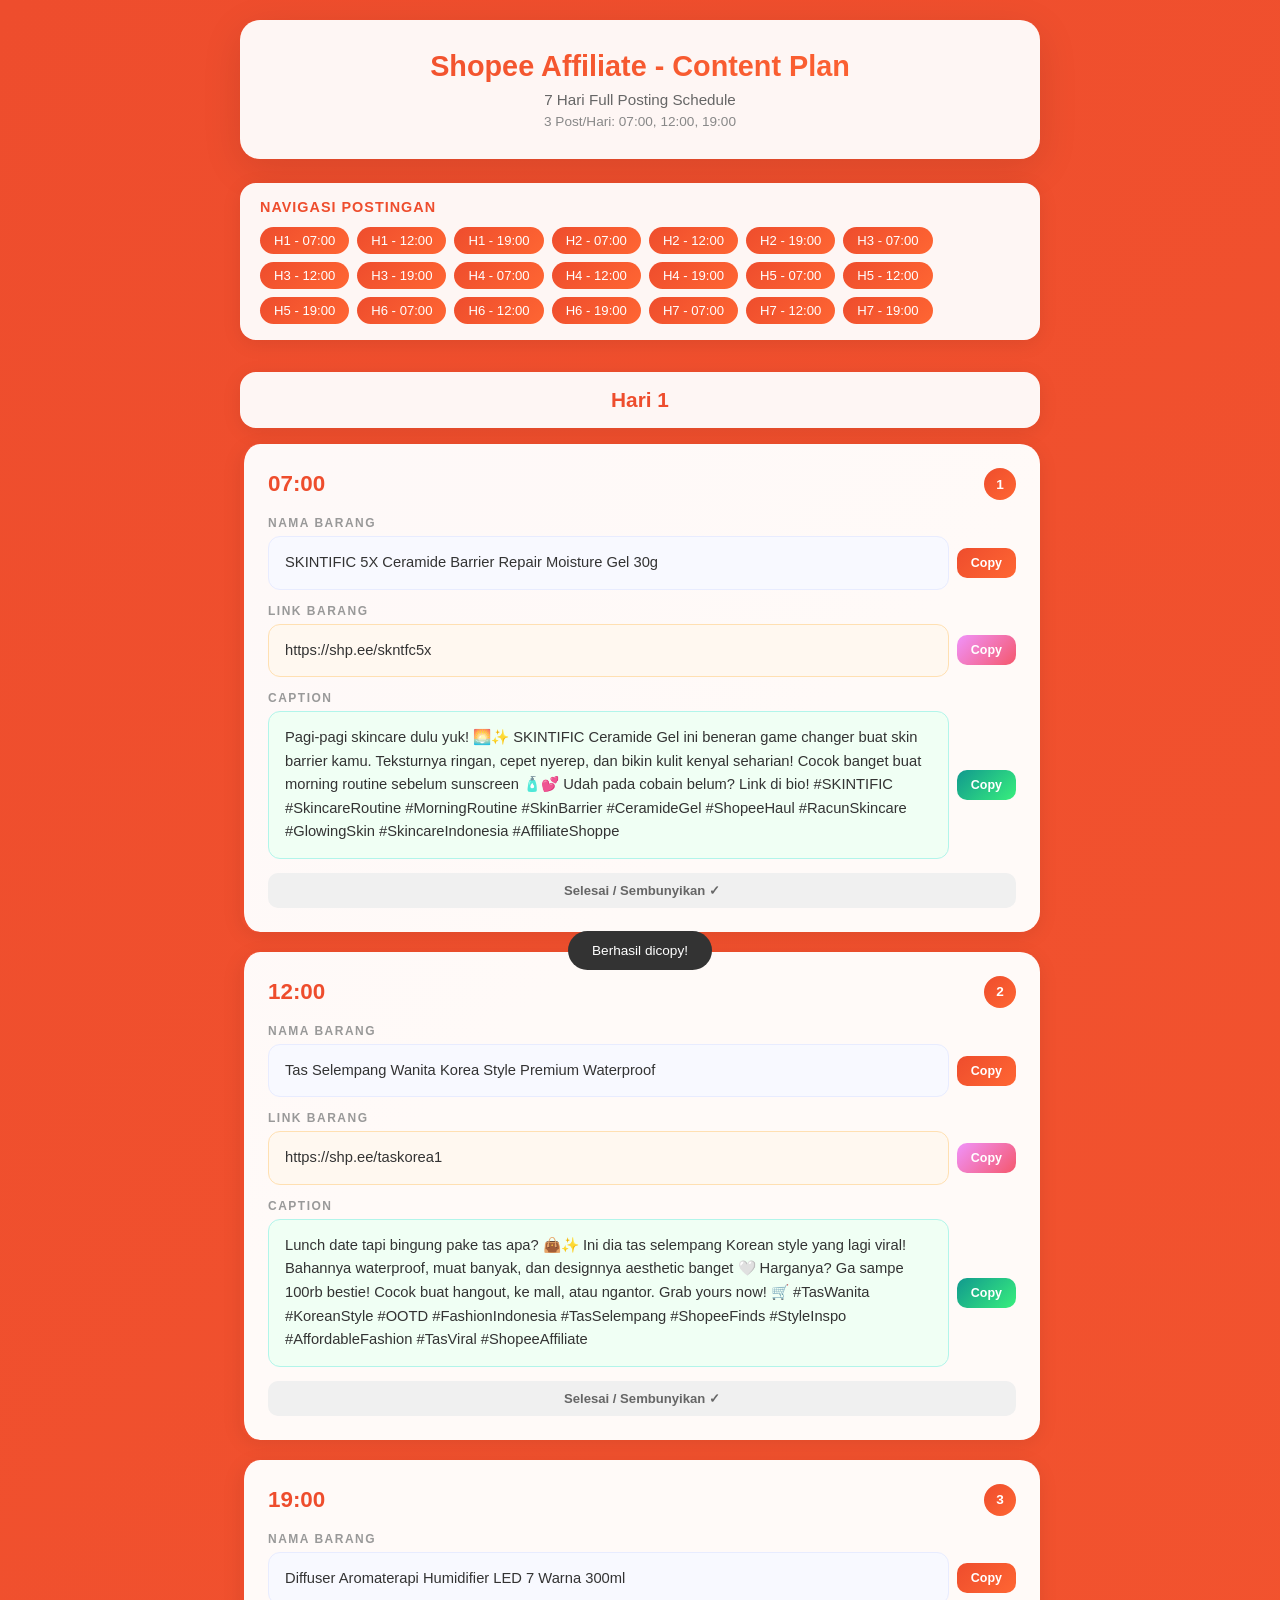
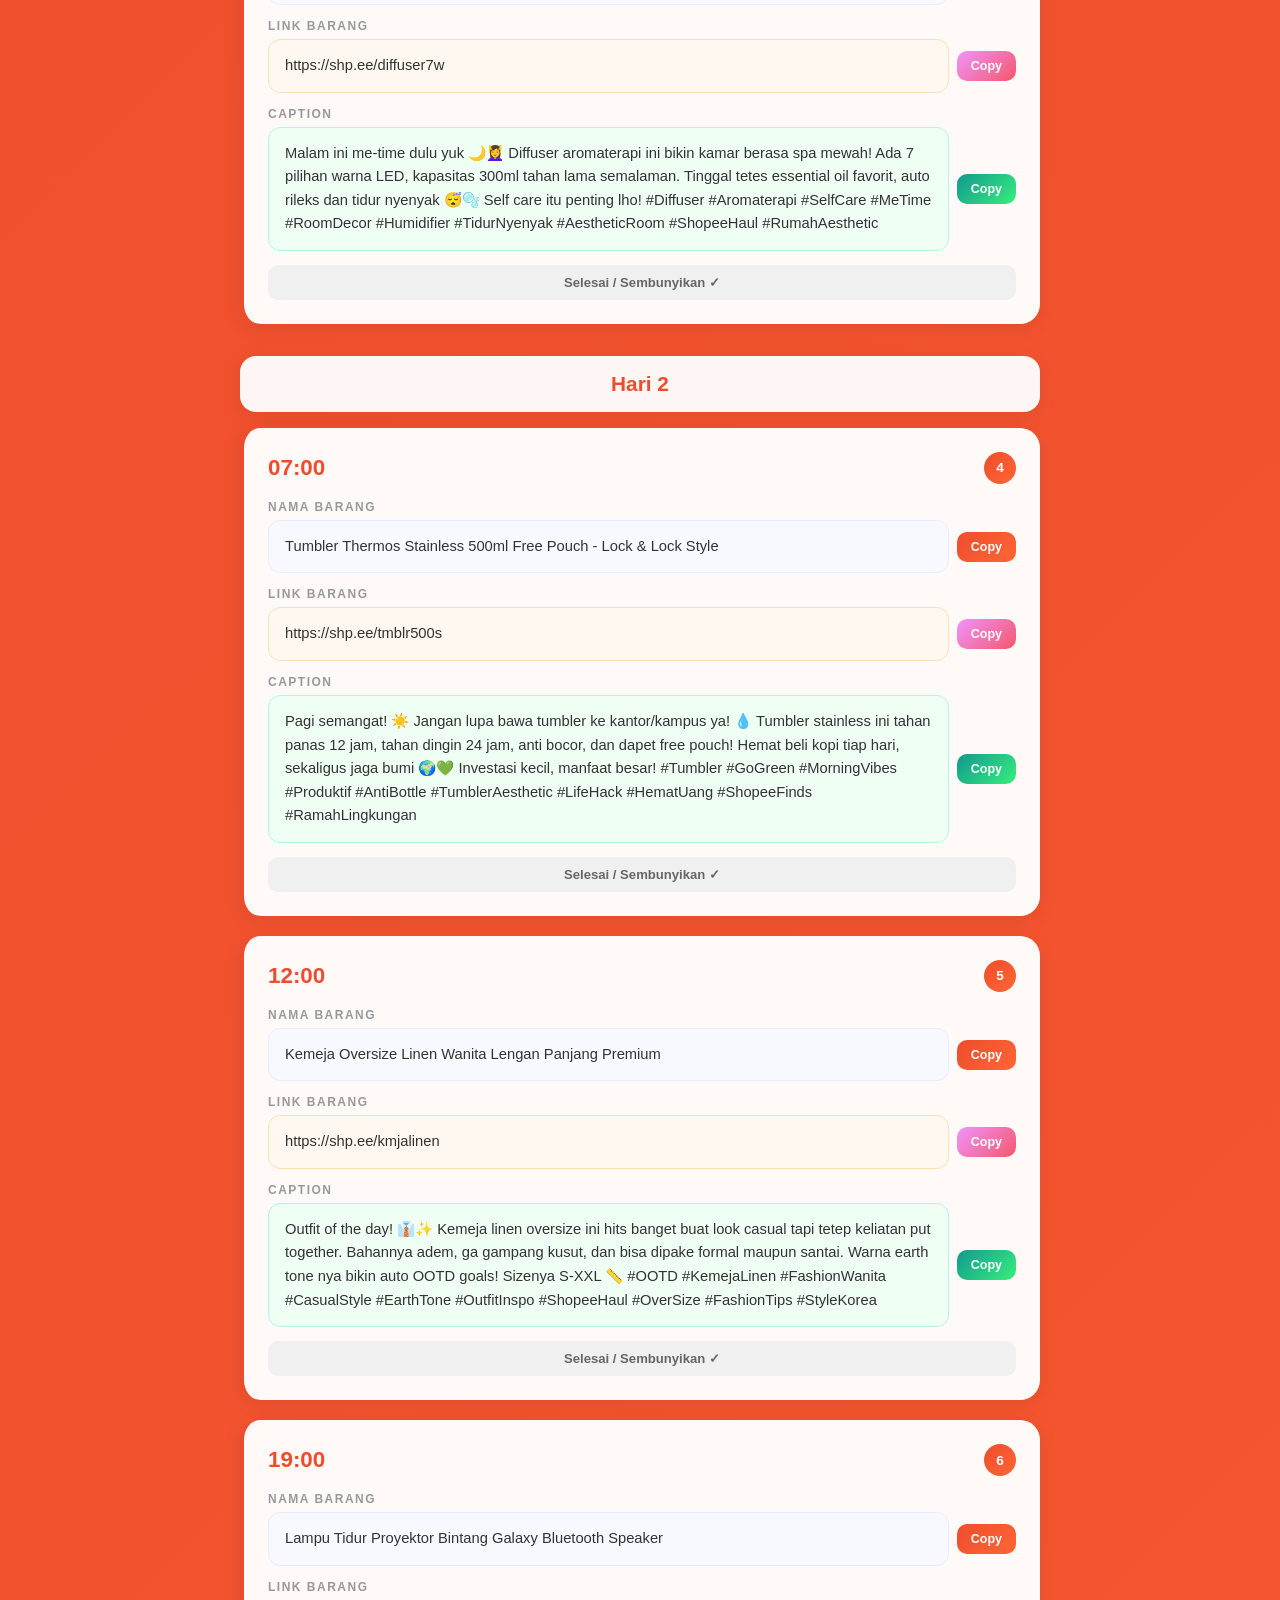
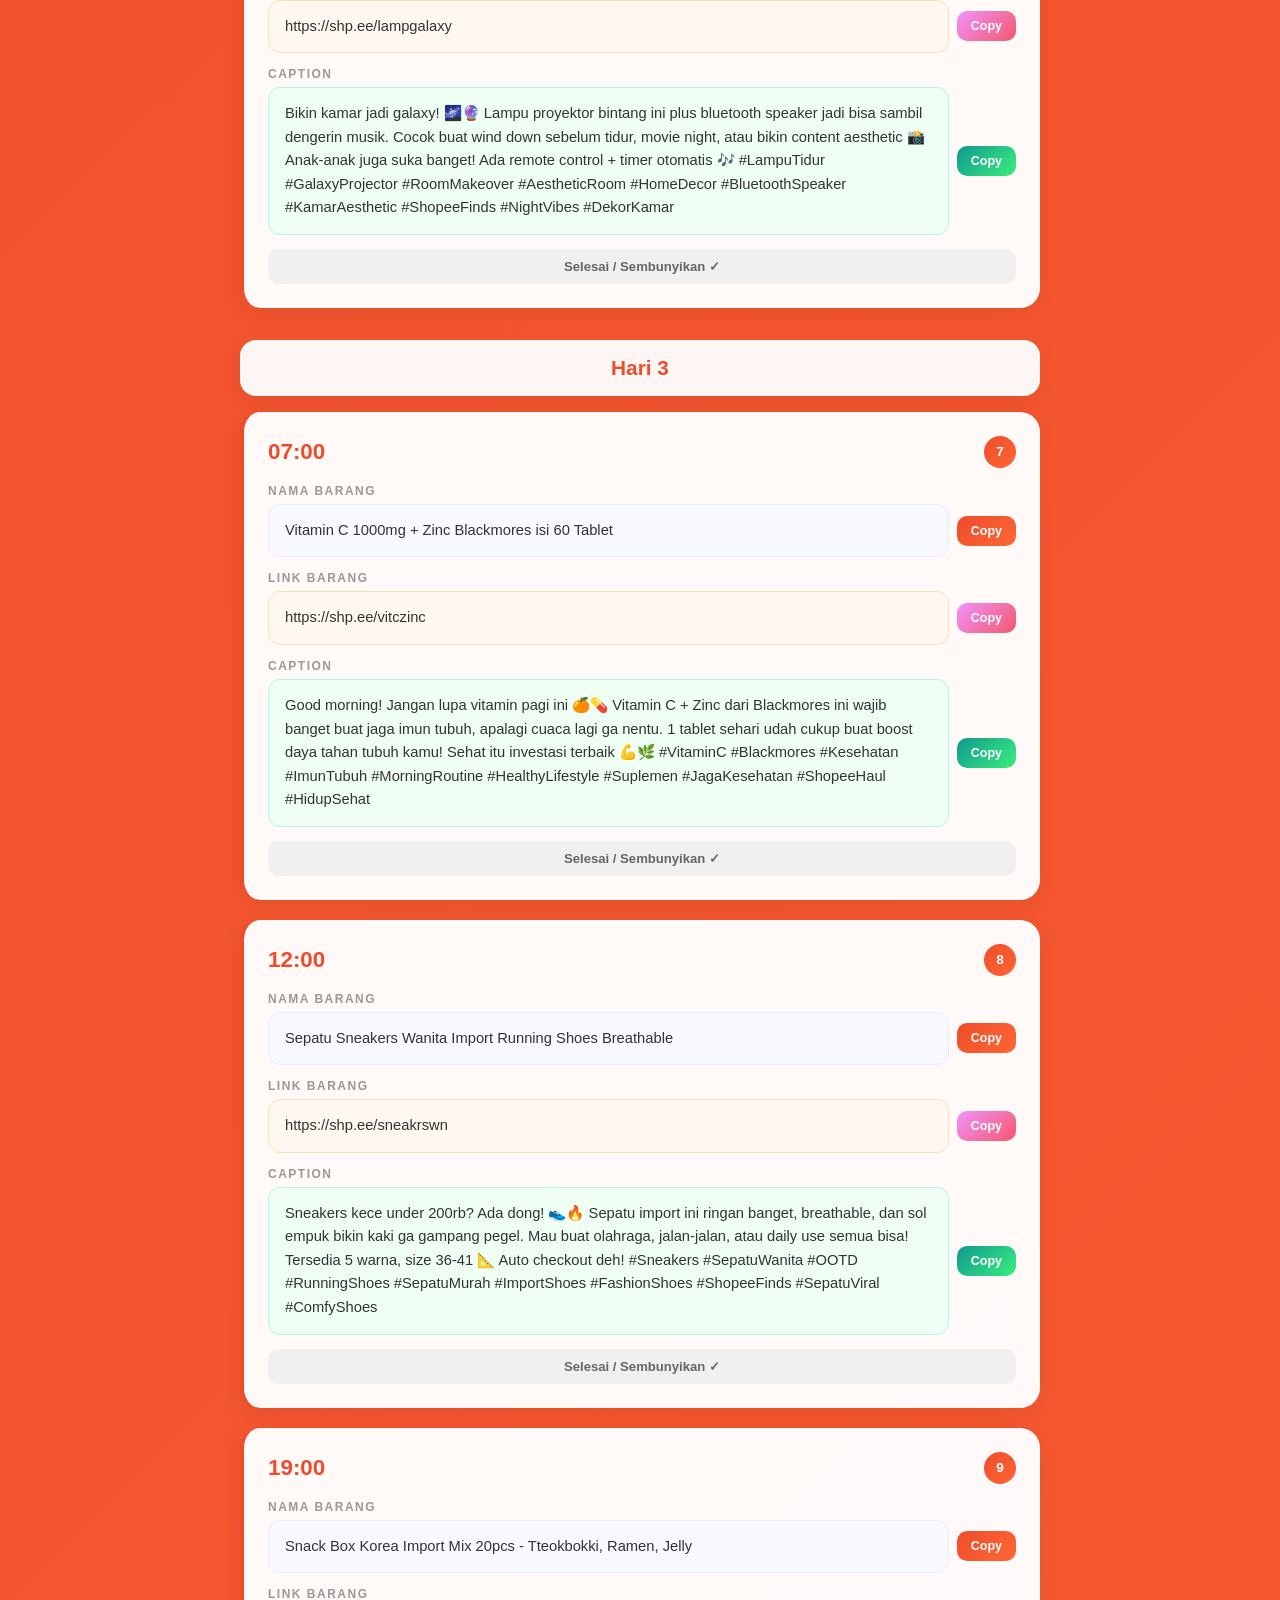
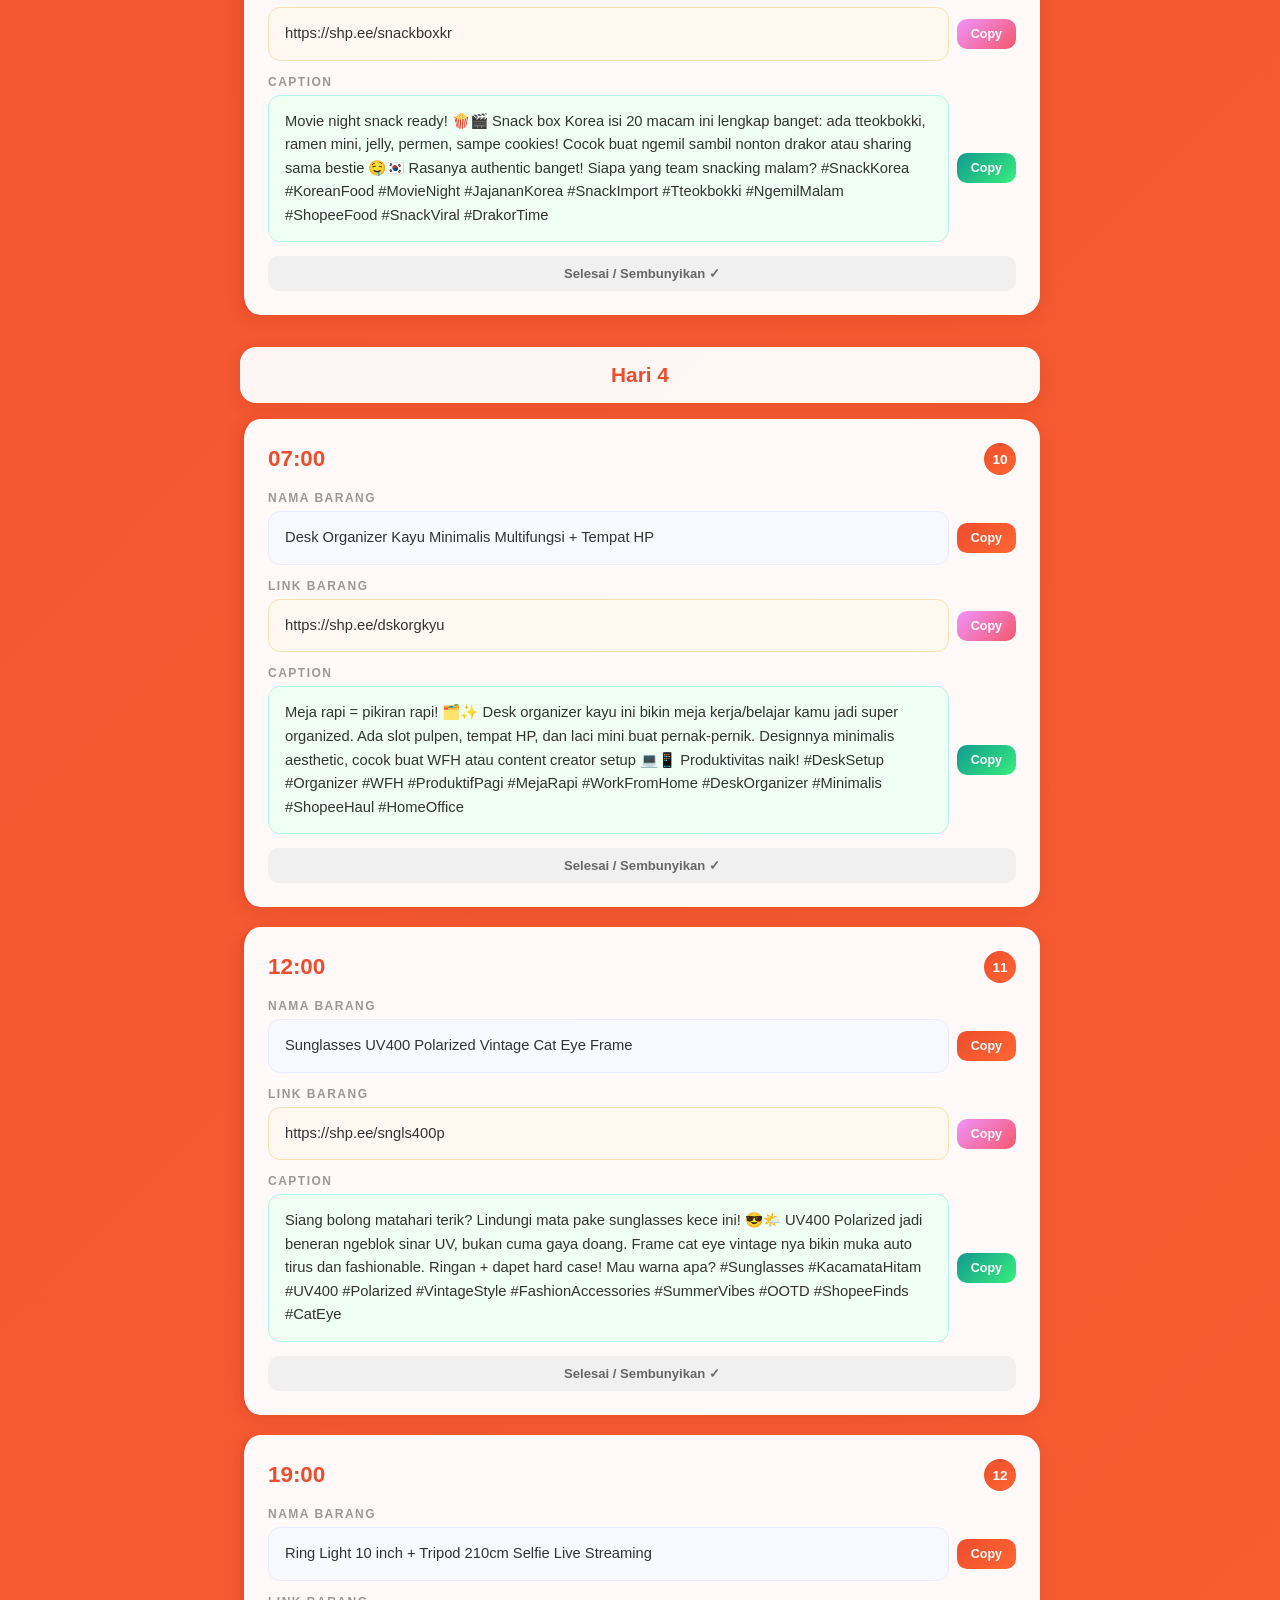
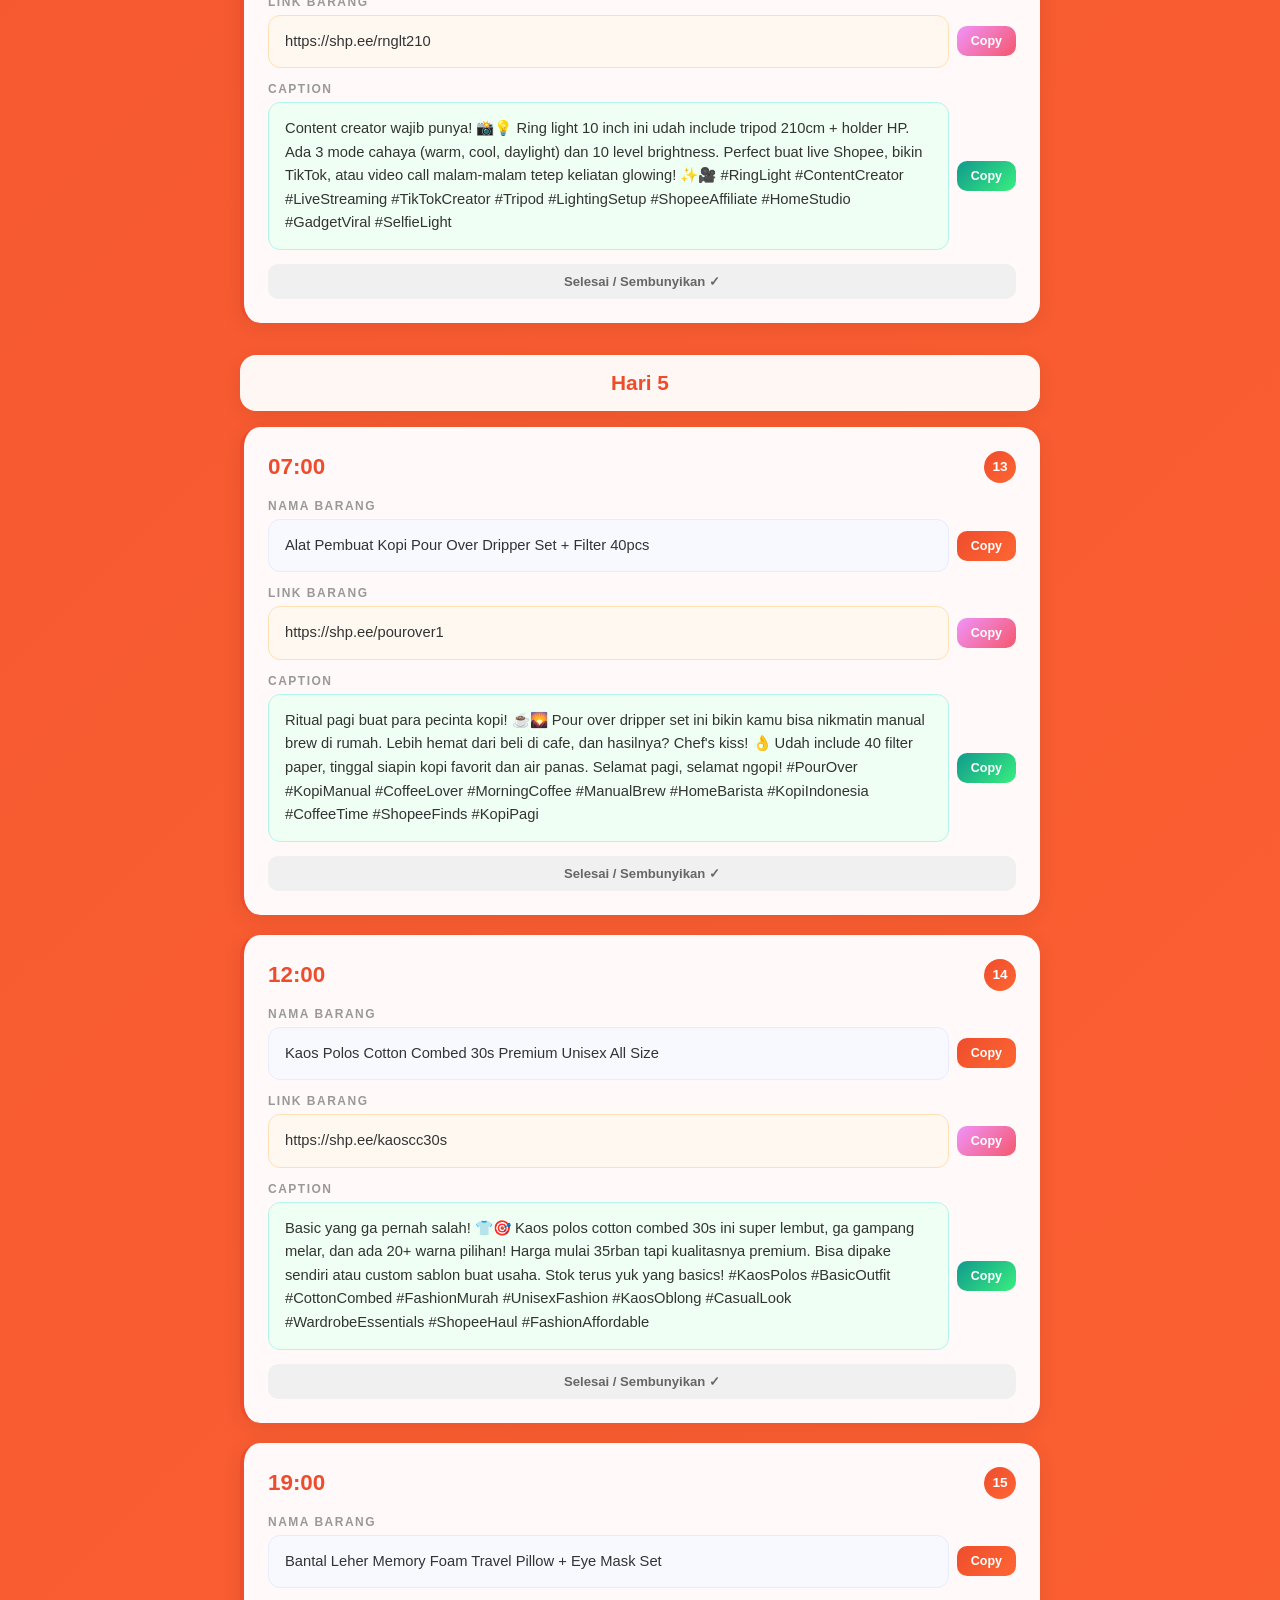
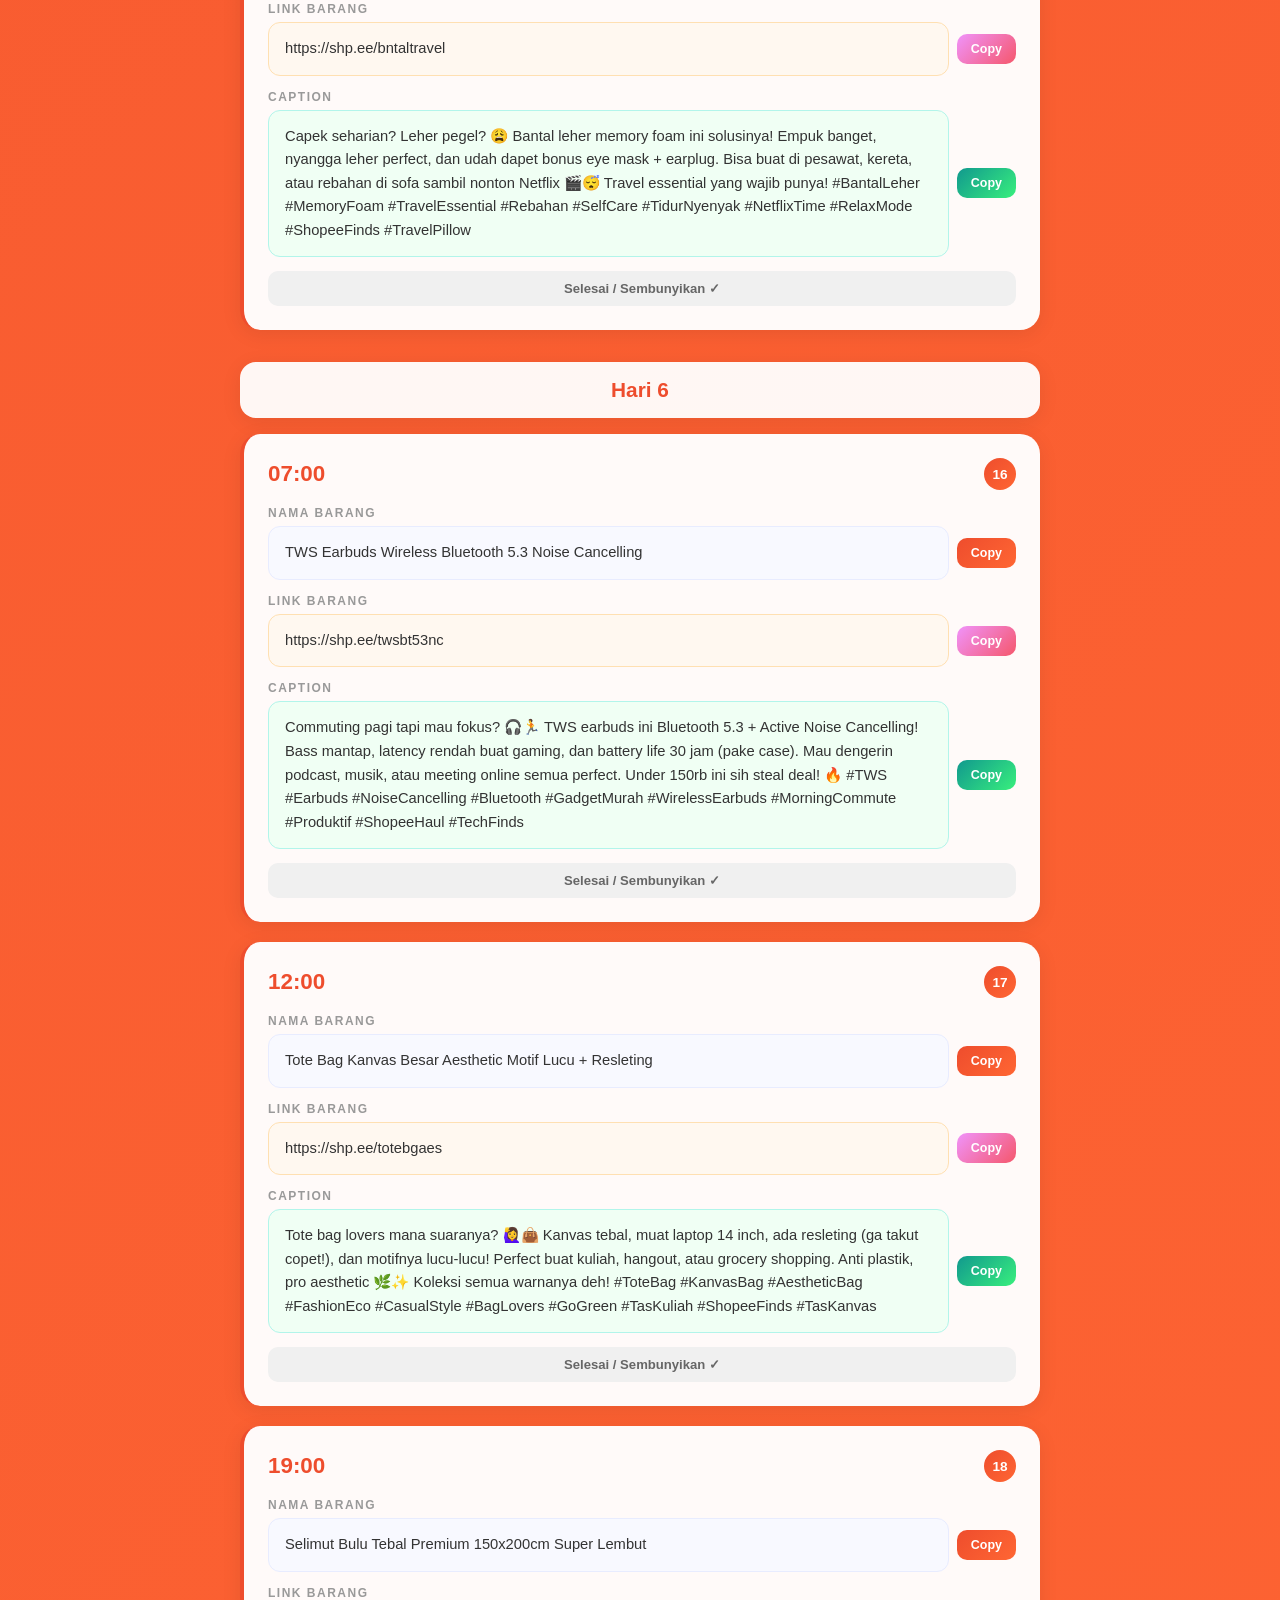
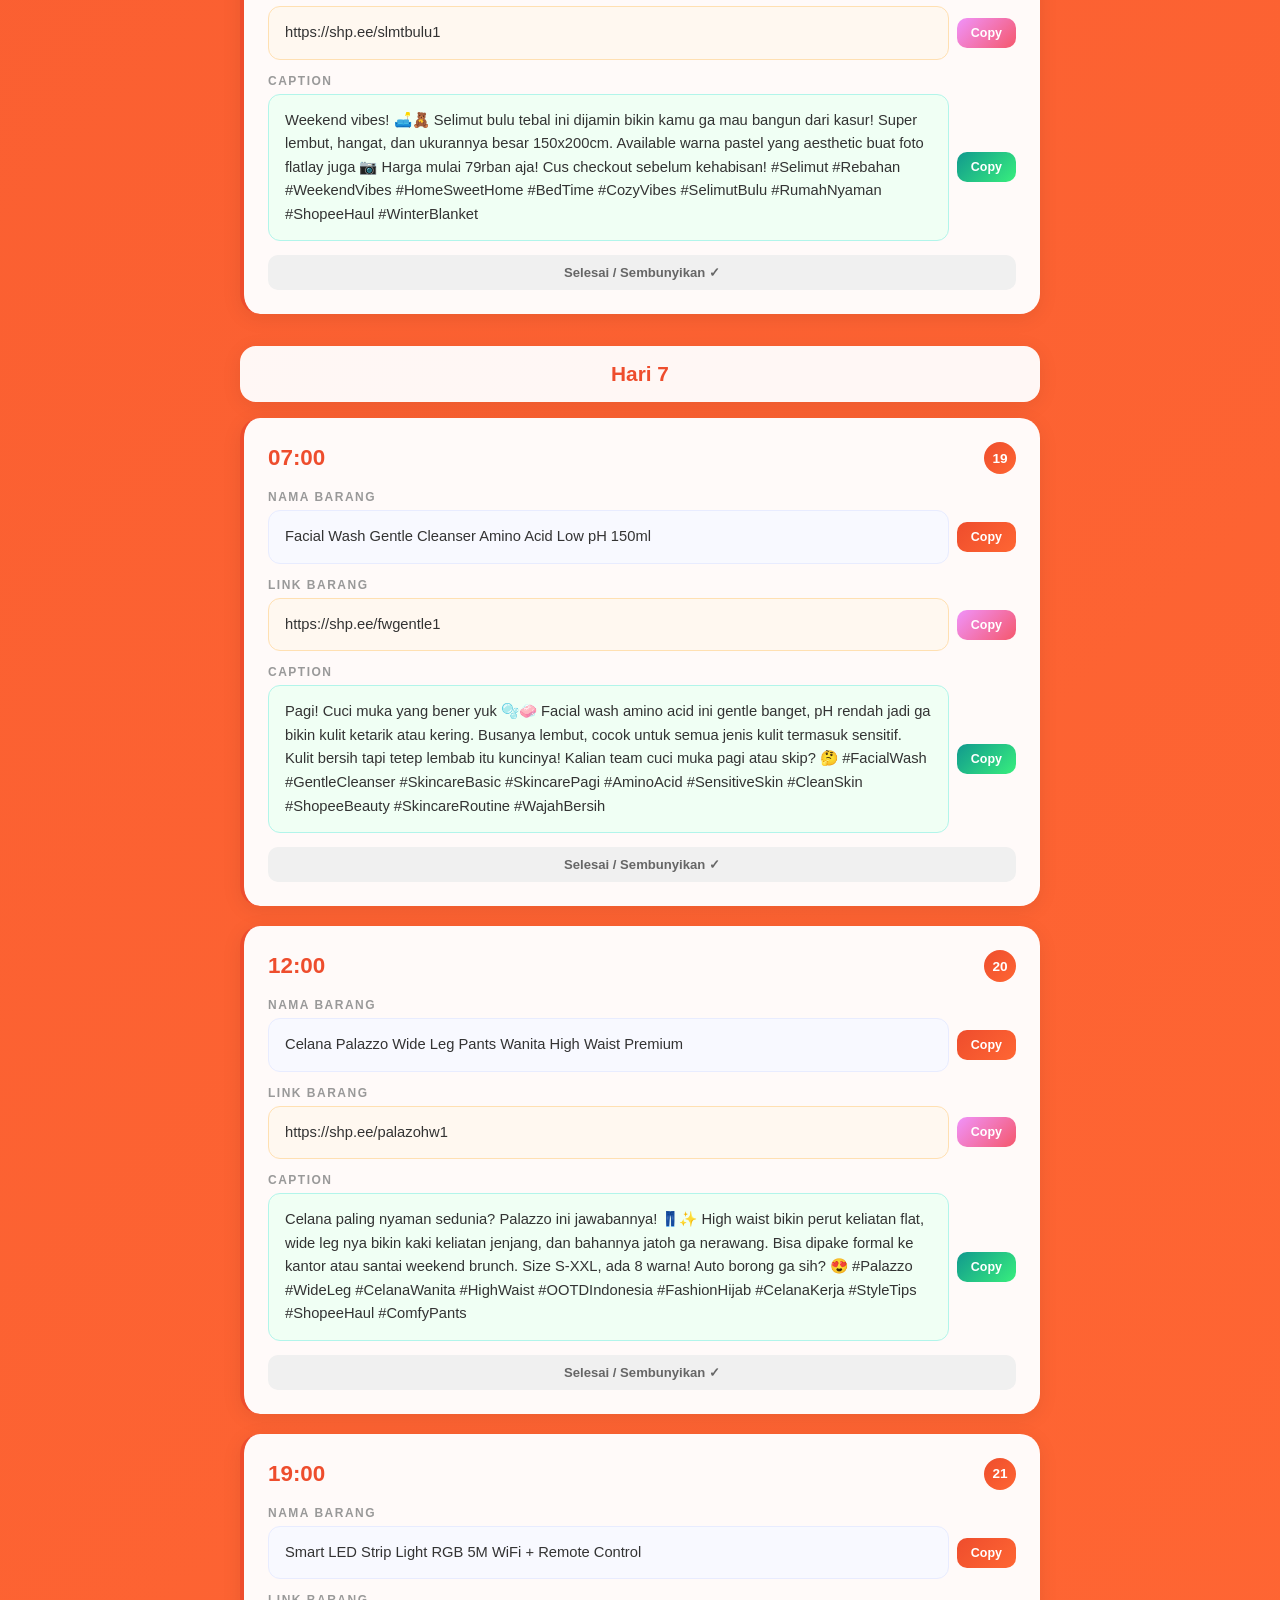
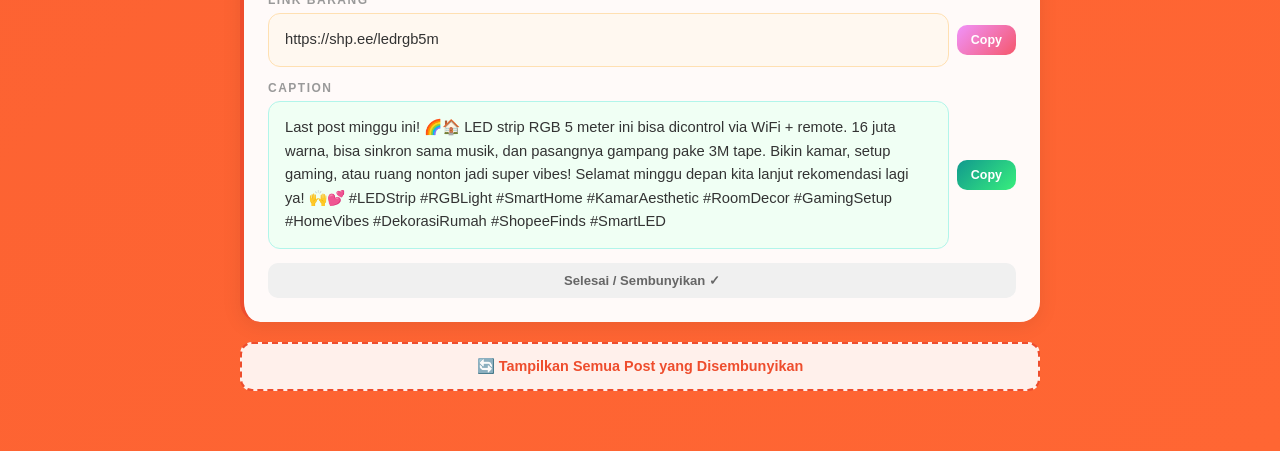
<file: shopee-affiliate.html>
<!DOCTYPE html>
<html lang="id">
<head>
    <meta charset="UTF-8">
    <meta name="viewport" content="width=device-width, initial-scale=1.0">
    <title>Shopee Affiliate - 7 Day Content Plan</title>
    <style>
        * {
            margin: 0;
            padding: 0;
            box-sizing: border-box;
        }

        body {
            font-family: -apple-system, BlinkMacSystemFont, 'Segoe UI', Roboto, 'Helvetica Neue', Arial, sans-serif;
            background: linear-gradient(135deg, #ee4d2d 0%, #ff6633 100%);
            min-height: 100vh;
            padding: 20px;
            color: #333;
        }

        .container {
            max-width: 800px;
            margin: 0 auto;
        }

        header {
            text-align: center;
            padding: 30px 20px;
            background: rgba(255,255,255,0.95);
            border-radius: 20px;
            margin-bottom: 24px;
            box-shadow: 0 10px 40px rgba(0,0,0,0.1);
        }

        header h1 {
            font-size: 1.8rem;
            background: linear-gradient(135deg, #ee4d2d, #ff6633);
            -webkit-background-clip: text;
            -webkit-text-fill-color: transparent;
            background-clip: text;
            margin-bottom: 8px;
        }

        header p {
            color: #666;
            font-size: 0.95rem;
        }

        .schedule-nav {
            background: rgba(255,255,255,0.95);
            border-radius: 16px;
            padding: 16px 20px;
            margin-bottom: 24px;
            box-shadow: 0 4px 20px rgba(0,0,0,0.08);
        }

        .schedule-nav h3 {
            font-size: 0.9rem;
            color: #ee4d2d;
            margin-bottom: 12px;
            text-transform: uppercase;
            letter-spacing: 1px;
        }

        .nav-links {
            display: flex;
            flex-wrap: wrap;
            gap: 8px;
        }

        .nav-links a {
            display: inline-block;
            padding: 6px 14px;
            background: linear-gradient(135deg, #ee4d2d, #ff6633);
            color: #fff;
            text-decoration: none;
            border-radius: 20px;
            font-size: 0.82rem;
            font-weight: 500;
            transition: transform 0.2s, box-shadow 0.2s;
        }

        .nav-links a:hover {
            transform: translateY(-2px);
            box-shadow: 0 4px 12px rgba(238, 77, 45, 0.4);
        }

        .day-header {
            background: rgba(255,255,255,0.95);
            border-radius: 16px;
            padding: 16px 20px;
            margin-bottom: 16px;
            margin-top: 32px;
            box-shadow: 0 4px 20px rgba(0,0,0,0.08);
            text-align: center;
        }

        .day-header h2 {
            font-size: 1.3rem;
            color: #ee4d2d;
        }

        .post-card {
            background: rgba(255,255,255,0.97);
            border-radius: 20px;
            padding: 24px;
            margin-bottom: 20px;
            box-shadow: 0 4px 20px rgba(0,0,0,0.08);
            transition: all 0.3s ease;
            border-left: 4px solid #ee4d2d;
        }

        .post-card.hidden-task {
            display: none;
        }

        .post-card:hover {
            box-shadow: 0 8px 30px rgba(0,0,0,0.12);
        }

        .post-header {
            display: flex;
            align-items: center;
            justify-content: space-between;
            margin-bottom: 16px;
        }

        .post-time {
            font-size: 1.4rem;
            font-weight: 700;
            color: #ee4d2d;
        }

        .post-number {
            background: linear-gradient(135deg, #ee4d2d, #ff6633);
            color: #fff;
            width: 32px;
            height: 32px;
            border-radius: 50%;
            display: flex;
            align-items: center;
            justify-content: center;
            font-size: 0.85rem;
            font-weight: 700;
        }

        .section-label {
            font-size: 0.75rem;
            text-transform: uppercase;
            letter-spacing: 1.5px;
            color: #999;
            margin-bottom: 6px;
            font-weight: 600;
        }

        .content-box {
            background: #f8f9ff;
            border-radius: 12px;
            padding: 14px 16px;
            margin-bottom: 14px;
            border: 1px solid #e8ecff;
            line-height: 1.6;
            font-size: 0.92rem;
            word-break: break-word;
        }

        .content-box.link-box {
            background: #fff8f0;
            border-color: #ffe0b2;
        }

        .content-box.caption-box {
            background: #f0fff4;
            border-color: #b2f5ea;
        }

        .field-row {
            display: flex;
            align-items: flex-start;
            gap: 8px;
            margin-bottom: 14px;
        }

        .field-row .content-box {
            flex: 1;
            margin-bottom: 0;
        }

        .btn-copy-inline {
            padding: 8px 14px;
            border: none;
            border-radius: 10px;
            font-size: 0.78rem;
            font-weight: 600;
            cursor: pointer;
            transition: all 0.2s;
            white-space: nowrap;
            flex-shrink: 0;
            align-self: center;
        }

        .btn-copy-nama {
            background: linear-gradient(135deg, #ee4d2d, #ff6633);
            color: #fff;
        }

        .btn-copy-nama:hover {
            transform: translateY(-1px);
            box-shadow: 0 4px 12px rgba(238, 77, 45, 0.4);
        }

        .btn-copy-link {
            background: linear-gradient(135deg, #f093fb, #f5576c);
            color: #fff;
        }

        .btn-copy-link:hover {
            transform: translateY(-1px);
            box-shadow: 0 4px 12px rgba(245, 87, 108, 0.4);
        }

        .btn-copy-caption {
            background: linear-gradient(135deg, #11998e, #38ef7d);
            color: #fff;
        }

        .btn-copy-caption:hover {
            transform: translateY(-1px);
            box-shadow: 0 4px 12px rgba(56, 239, 125, 0.4);
        }

        .btn-hide {
            display: block;
            width: 100%;
            margin-top: 12px;
            padding: 10px 16px;
            border: none;
            border-radius: 10px;
            font-size: 0.82rem;
            font-weight: 600;
            cursor: pointer;
            transition: all 0.2s;
            background: #f0f0f0;
            color: #666;
            text-align: center;
        }

        .btn-hide:hover {
            background: #e0e0e0;
        }

        .btn-copy-inline.copied,
        .btn-hide.copied {
            background: #4caf50 !important;
            color: #fff !important;
        }

        .toast {
            position: fixed;
            bottom: 30px;
            left: 50%;
            transform: translateX(-50%) translateY(100px);
            background: #333;
            color: #fff;
            padding: 12px 24px;
            border-radius: 30px;
            font-size: 0.85rem;
            z-index: 9999;
            transition: transform 0.3s ease;
            pointer-events: none;
        }

        .toast.show {
            transform: translateX(-50%) translateY(0);
        }

        .show-all-btn {
            display: block;
            width: 100%;
            padding: 14px;
            background: rgba(255,255,255,0.9);
            border: 2px dashed #ee4d2d;
            border-radius: 12px;
            color: #ee4d2d;
            font-size: 0.9rem;
            font-weight: 600;
            cursor: pointer;
            margin-top: 20px;
            margin-bottom: 40px;
            transition: all 0.2s;
        }

        .show-all-btn:hover {
            background: #fff;
            border-color: #ff6633;
        }

        @media (max-width: 600px) {
            body {
                padding: 12px;
            }
            header h1 {
                font-size: 1.4rem;
            }
            .post-card {
                padding: 18px;
            }
            .post-time {
                font-size: 1.2rem;
            }
            .field-row {
                flex-direction: column;
            }
            .btn-copy-inline {
                width: 100%;
                text-align: center;
            }
        }
    </style>
</head>
<body>
    <div class="container">
        <header>
            <h1>Shopee Affiliate - Content Plan</h1>
            <p>7 Hari Full Posting Schedule</p>
            <p style="margin-top: 6px; font-size: 0.85rem; color: #888;">3 Post/Hari: 07:00, 12:00, 19:00</p>
        </header>

        <nav class="schedule-nav">
            <h3>Navigasi Postingan</h3>
            <div class="nav-links">
                <a href="#post-1">H1 - 07:00</a>
                <a href="#post-2">H1 - 12:00</a>
                <a href="#post-3">H1 - 19:00</a>
                <a href="#post-4">H2 - 07:00</a>
                <a href="#post-5">H2 - 12:00</a>
                <a href="#post-6">H2 - 19:00</a>
                <a href="#post-7">H3 - 07:00</a>
                <a href="#post-8">H3 - 12:00</a>
                <a href="#post-9">H3 - 19:00</a>
                <a href="#post-10">H4 - 07:00</a>
                <a href="#post-11">H4 - 12:00</a>
                <a href="#post-12">H4 - 19:00</a>
                <a href="#post-13">H5 - 07:00</a>
                <a href="#post-14">H5 - 12:00</a>
                <a href="#post-15">H5 - 19:00</a>
                <a href="#post-16">H6 - 07:00</a>
                <a href="#post-17">H6 - 12:00</a>
                <a href="#post-18">H6 - 19:00</a>
                <a href="#post-19">H7 - 07:00</a>
                <a href="#post-20">H7 - 12:00</a>
                <a href="#post-21">H7 - 19:00</a>
            </div>
        </nav>

        <!-- ===== HARI 1 ===== -->
        <div class="day-header"><h2>Hari 1</h2></div>

        <div class="post-card" id="post-1">
            <div class="post-header">
                <span class="post-time">07:00</span>
                <span class="post-number">1</span>
            </div>
            <div class="section-label">Nama Barang</div>
            <div class="field-row">
                <div class="content-box" id="nama-1">SKINTIFIC 5X Ceramide Barrier Repair Moisture Gel 30g</div>
                <button class="btn-copy-inline btn-copy-nama" onclick="copyText('nama-1', this)">Copy</button>
            </div>
            <div class="section-label">Link Barang</div>
            <div class="field-row">
                <div class="content-box link-box" id="link-1">https://shp.ee/skntfc5x</div>
                <button class="btn-copy-inline btn-copy-link" onclick="copyText('link-1', this)">Copy</button>
            </div>
            <div class="section-label">Caption</div>
            <div class="field-row">
                <div class="content-box caption-box" id="caption-1">Pagi-pagi skincare dulu yuk! 🌅✨ SKINTIFIC Ceramide Gel ini beneran game changer buat skin barrier kamu. Teksturnya ringan, cepet nyerep, dan bikin kulit kenyal seharian! Cocok banget buat morning routine sebelum sunscreen 🧴💕 Udah pada cobain belum? Link di bio!

#SKINTIFIC #SkincareRoutine #MorningRoutine #SkinBarrier #CeramideGel #ShopeeHaul #RacunSkincare #GlowingSkin #SkincareIndonesia #AffiliateShoppe</div>
                <button class="btn-copy-inline btn-copy-caption" onclick="copyText('caption-1', this)">Copy</button>
            </div>
            <button class="btn-hide" onclick="hideTask(this)">Selesai / Sembunyikan &#10003;</button>
        </div>

        <div class="post-card" id="post-2">
            <div class="post-header">
                <span class="post-time">12:00</span>
                <span class="post-number">2</span>
            </div>
            <div class="section-label">Nama Barang</div>
            <div class="field-row">
                <div class="content-box" id="nama-2">Tas Selempang Wanita Korea Style Premium Waterproof</div>
                <button class="btn-copy-inline btn-copy-nama" onclick="copyText('nama-2', this)">Copy</button>
            </div>
            <div class="section-label">Link Barang</div>
            <div class="field-row">
                <div class="content-box link-box" id="link-2">https://shp.ee/taskorea1</div>
                <button class="btn-copy-inline btn-copy-link" onclick="copyText('link-2', this)">Copy</button>
            </div>
            <div class="section-label">Caption</div>
            <div class="field-row">
                <div class="content-box caption-box" id="caption-2">Lunch date tapi bingung pake tas apa? 👜✨ Ini dia tas selempang Korean style yang lagi viral! Bahannya waterproof, muat banyak, dan designnya aesthetic banget 🤍 Harganya? Ga sampe 100rb bestie! Cocok buat hangout, ke mall, atau ngantor. Grab yours now! 🛒

#TasWanita #KoreanStyle #OOTD #FashionIndonesia #TasSelempang #ShopeeFinds #StyleInspo #AffordableFashion #TasViral #ShopeeAffiliate</div>
                <button class="btn-copy-inline btn-copy-caption" onclick="copyText('caption-2', this)">Copy</button>
            </div>
            <button class="btn-hide" onclick="hideTask(this)">Selesai / Sembunyikan &#10003;</button>
        </div>

        <div class="post-card" id="post-3">
            <div class="post-header">
                <span class="post-time">19:00</span>
                <span class="post-number">3</span>
            </div>
            <div class="section-label">Nama Barang</div>
            <div class="field-row">
                <div class="content-box" id="nama-3">Diffuser Aromaterapi Humidifier LED 7 Warna 300ml</div>
                <button class="btn-copy-inline btn-copy-nama" onclick="copyText('nama-3', this)">Copy</button>
            </div>
            <div class="section-label">Link Barang</div>
            <div class="field-row">
                <div class="content-box link-box" id="link-3">https://shp.ee/diffuser7w</div>
                <button class="btn-copy-inline btn-copy-link" onclick="copyText('link-3', this)">Copy</button>
            </div>
            <div class="section-label">Caption</div>
            <div class="field-row">
                <div class="content-box caption-box" id="caption-3">Malam ini me-time dulu yuk 🌙💆‍♀️ Diffuser aromaterapi ini bikin kamar berasa spa mewah! Ada 7 pilihan warna LED, kapasitas 300ml tahan lama semalaman. Tinggal tetes essential oil favorit, auto rileks dan tidur nyenyak 😴🫧 Self care itu penting lho!

#Diffuser #Aromaterapi #SelfCare #MeTime #RoomDecor #Humidifier #TidurNyenyak #AestheticRoom #ShopeeHaul #RumahAesthetic</div>
                <button class="btn-copy-inline btn-copy-caption" onclick="copyText('caption-3', this)">Copy</button>
            </div>
            <button class="btn-hide" onclick="hideTask(this)">Selesai / Sembunyikan &#10003;</button>
        </div>

        <!-- ===== HARI 2 ===== -->
        <div class="day-header"><h2>Hari 2</h2></div>

        <div class="post-card" id="post-4">
            <div class="post-header">
                <span class="post-time">07:00</span>
                <span class="post-number">4</span>
            </div>
            <div class="section-label">Nama Barang</div>
            <div class="field-row">
                <div class="content-box" id="nama-4">Tumbler Thermos Stainless 500ml Free Pouch - Lock &amp; Lock Style</div>
                <button class="btn-copy-inline btn-copy-nama" onclick="copyText('nama-4', this)">Copy</button>
            </div>
            <div class="section-label">Link Barang</div>
            <div class="field-row">
                <div class="content-box link-box" id="link-4">https://shp.ee/tmblr500s</div>
                <button class="btn-copy-inline btn-copy-link" onclick="copyText('link-4', this)">Copy</button>
            </div>
            <div class="section-label">Caption</div>
            <div class="field-row">
                <div class="content-box caption-box" id="caption-4">Pagi semangat! ☀️ Jangan lupa bawa tumbler ke kantor/kampus ya! 💧 Tumbler stainless ini tahan panas 12 jam, tahan dingin 24 jam, anti bocor, dan dapet free pouch! Hemat beli kopi tiap hari, sekaligus jaga bumi 🌍💚 Investasi kecil, manfaat besar!

#Tumbler #GoGreen #MorningVibes #Produktif #AntiBottle #TumblerAesthetic #LifeHack #HematUang #ShopeeFinds #RamahLingkungan</div>
                <button class="btn-copy-inline btn-copy-caption" onclick="copyText('caption-4', this)">Copy</button>
            </div>
            <button class="btn-hide" onclick="hideTask(this)">Selesai / Sembunyikan &#10003;</button>
        </div>

        <div class="post-card" id="post-5">
            <div class="post-header">
                <span class="post-time">12:00</span>
                <span class="post-number">5</span>
            </div>
            <div class="section-label">Nama Barang</div>
            <div class="field-row">
                <div class="content-box" id="nama-5">Kemeja Oversize Linen Wanita Lengan Panjang Premium</div>
                <button class="btn-copy-inline btn-copy-nama" onclick="copyText('nama-5', this)">Copy</button>
            </div>
            <div class="section-label">Link Barang</div>
            <div class="field-row">
                <div class="content-box link-box" id="link-5">https://shp.ee/kmjalinen</div>
                <button class="btn-copy-inline btn-copy-link" onclick="copyText('link-5', this)">Copy</button>
            </div>
            <div class="section-label">Caption</div>
            <div class="field-row">
                <div class="content-box caption-box" id="caption-5">Outfit of the day! 👔✨ Kemeja linen oversize ini hits banget buat look casual tapi tetep keliatan put together. Bahannya adem, ga gampang kusut, dan bisa dipake formal maupun santai. Warna earth tone nya bikin auto OOTD goals! Sizenya S-XXL 📏

#OOTD #KemejaLinen #FashionWanita #CasualStyle #EarthTone #OutfitInspo #ShopeeHaul #OverSize #FashionTips #StyleKorea</div>
                <button class="btn-copy-inline btn-copy-caption" onclick="copyText('caption-5', this)">Copy</button>
            </div>
            <button class="btn-hide" onclick="hideTask(this)">Selesai / Sembunyikan &#10003;</button>
        </div>

        <div class="post-card" id="post-6">
            <div class="post-header">
                <span class="post-time">19:00</span>
                <span class="post-number">6</span>
            </div>
            <div class="section-label">Nama Barang</div>
            <div class="field-row">
                <div class="content-box" id="nama-6">Lampu Tidur Proyektor Bintang Galaxy Bluetooth Speaker</div>
                <button class="btn-copy-inline btn-copy-nama" onclick="copyText('nama-6', this)">Copy</button>
            </div>
            <div class="section-label">Link Barang</div>
            <div class="field-row">
                <div class="content-box link-box" id="link-6">https://shp.ee/lampgalaxy</div>
                <button class="btn-copy-inline btn-copy-link" onclick="copyText('link-6', this)">Copy</button>
            </div>
            <div class="section-label">Caption</div>
            <div class="field-row">
                <div class="content-box caption-box" id="caption-6">Bikin kamar jadi galaxy! 🌌🔮 Lampu proyektor bintang ini plus bluetooth speaker jadi bisa sambil dengerin musik. Cocok buat wind down sebelum tidur, movie night, atau bikin content aesthetic 📸 Anak-anak juga suka banget! Ada remote control + timer otomatis 🎶

#LampuTidur #GalaxyProjector #RoomMakeover #AestheticRoom #HomeDecor #BluetoothSpeaker #KamarAesthetic #ShopeeFinds #NightVibes #DekorKamar</div>
                <button class="btn-copy-inline btn-copy-caption" onclick="copyText('caption-6', this)">Copy</button>
            </div>
            <button class="btn-hide" onclick="hideTask(this)">Selesai / Sembunyikan &#10003;</button>
        </div>

        <!-- ===== HARI 3 ===== -->
        <div class="day-header"><h2>Hari 3</h2></div>

        <div class="post-card" id="post-7">
            <div class="post-header">
                <span class="post-time">07:00</span>
                <span class="post-number">7</span>
            </div>
            <div class="section-label">Nama Barang</div>
            <div class="field-row">
                <div class="content-box" id="nama-7">Vitamin C 1000mg + Zinc Blackmores isi 60 Tablet</div>
                <button class="btn-copy-inline btn-copy-nama" onclick="copyText('nama-7', this)">Copy</button>
            </div>
            <div class="section-label">Link Barang</div>
            <div class="field-row">
                <div class="content-box link-box" id="link-7">https://shp.ee/vitczinc</div>
                <button class="btn-copy-inline btn-copy-link" onclick="copyText('link-7', this)">Copy</button>
            </div>
            <div class="section-label">Caption</div>
            <div class="field-row">
                <div class="content-box caption-box" id="caption-7">Good morning! Jangan lupa vitamin pagi ini 🍊💊 Vitamin C + Zinc dari Blackmores ini wajib banget buat jaga imun tubuh, apalagi cuaca lagi ga nentu. 1 tablet sehari udah cukup buat boost daya tahan tubuh kamu! Sehat itu investasi terbaik 💪🌿

#VitaminC #Blackmores #Kesehatan #ImunTubuh #MorningRoutine #HealthyLifestyle #Suplemen #JagaKesehatan #ShopeeHaul #HidupSehat</div>
                <button class="btn-copy-inline btn-copy-caption" onclick="copyText('caption-7', this)">Copy</button>
            </div>
            <button class="btn-hide" onclick="hideTask(this)">Selesai / Sembunyikan &#10003;</button>
        </div>

        <div class="post-card" id="post-8">
            <div class="post-header">
                <span class="post-time">12:00</span>
                <span class="post-number">8</span>
            </div>
            <div class="section-label">Nama Barang</div>
            <div class="field-row">
                <div class="content-box" id="nama-8">Sepatu Sneakers Wanita Import Running Shoes Breathable</div>
                <button class="btn-copy-inline btn-copy-nama" onclick="copyText('nama-8', this)">Copy</button>
            </div>
            <div class="section-label">Link Barang</div>
            <div class="field-row">
                <div class="content-box link-box" id="link-8">https://shp.ee/sneakrswn</div>
                <button class="btn-copy-inline btn-copy-link" onclick="copyText('link-8', this)">Copy</button>
            </div>
            <div class="section-label">Caption</div>
            <div class="field-row">
                <div class="content-box caption-box" id="caption-8">Sneakers kece under 200rb? Ada dong! 👟🔥 Sepatu import ini ringan banget, breathable, dan sol empuk bikin kaki ga gampang pegel. Mau buat olahraga, jalan-jalan, atau daily use semua bisa! Tersedia 5 warna, size 36-41 📐 Auto checkout deh!

#Sneakers #SepatuWanita #OOTD #RunningShoes #SepatuMurah #ImportShoes #FashionShoes #ShopeeFinds #SepatuViral #ComfyShoes</div>
                <button class="btn-copy-inline btn-copy-caption" onclick="copyText('caption-8', this)">Copy</button>
            </div>
            <button class="btn-hide" onclick="hideTask(this)">Selesai / Sembunyikan &#10003;</button>
        </div>

        <div class="post-card" id="post-9">
            <div class="post-header">
                <span class="post-time">19:00</span>
                <span class="post-number">9</span>
            </div>
            <div class="section-label">Nama Barang</div>
            <div class="field-row">
                <div class="content-box" id="nama-9">Snack Box Korea Import Mix 20pcs - Tteokbokki, Ramen, Jelly</div>
                <button class="btn-copy-inline btn-copy-nama" onclick="copyText('nama-9', this)">Copy</button>
            </div>
            <div class="section-label">Link Barang</div>
            <div class="field-row">
                <div class="content-box link-box" id="link-9">https://shp.ee/snackboxkr</div>
                <button class="btn-copy-inline btn-copy-link" onclick="copyText('link-9', this)">Copy</button>
            </div>
            <div class="section-label">Caption</div>
            <div class="field-row">
                <div class="content-box caption-box" id="caption-9">Movie night snack ready! 🍿🎬 Snack box Korea isi 20 macam ini lengkap banget: ada tteokbokki, ramen mini, jelly, permen, sampe cookies! Cocok buat ngemil sambil nonton drakor atau sharing sama bestie 🤤🇰🇷 Rasanya authentic banget! Siapa yang team snacking malam?

#SnackKorea #KoreanFood #MovieNight #JajananKorea #SnackImport #Tteokbokki #NgemilMalam #ShopeeFood #SnackViral #DrakorTime</div>
                <button class="btn-copy-inline btn-copy-caption" onclick="copyText('caption-9', this)">Copy</button>
            </div>
            <button class="btn-hide" onclick="hideTask(this)">Selesai / Sembunyikan &#10003;</button>
        </div>

        <!-- ===== HARI 4 ===== -->
        <div class="day-header"><h2>Hari 4</h2></div>

        <div class="post-card" id="post-10">
            <div class="post-header">
                <span class="post-time">07:00</span>
                <span class="post-number">10</span>
            </div>
            <div class="section-label">Nama Barang</div>
            <div class="field-row">
                <div class="content-box" id="nama-10">Desk Organizer Kayu Minimalis Multifungsi + Tempat HP</div>
                <button class="btn-copy-inline btn-copy-nama" onclick="copyText('nama-10', this)">Copy</button>
            </div>
            <div class="section-label">Link Barang</div>
            <div class="field-row">
                <div class="content-box link-box" id="link-10">https://shp.ee/dskorgkyu</div>
                <button class="btn-copy-inline btn-copy-link" onclick="copyText('link-10', this)">Copy</button>
            </div>
            <div class="section-label">Caption</div>
            <div class="field-row">
                <div class="content-box caption-box" id="caption-10">Meja rapi = pikiran rapi! 🗂️✨ Desk organizer kayu ini bikin meja kerja/belajar kamu jadi super organized. Ada slot pulpen, tempat HP, dan laci mini buat pernak-pernik. Designnya minimalis aesthetic, cocok buat WFH atau content creator setup 💻📱 Produktivitas naik!

#DeskSetup #Organizer #WFH #ProduktifPagi #MejaRapi #WorkFromHome #DeskOrganizer #Minimalis #ShopeeHaul #HomeOffice</div>
                <button class="btn-copy-inline btn-copy-caption" onclick="copyText('caption-10', this)">Copy</button>
            </div>
            <button class="btn-hide" onclick="hideTask(this)">Selesai / Sembunyikan &#10003;</button>
        </div>

        <div class="post-card" id="post-11">
            <div class="post-header">
                <span class="post-time">12:00</span>
                <span class="post-number">11</span>
            </div>
            <div class="section-label">Nama Barang</div>
            <div class="field-row">
                <div class="content-box" id="nama-11">Sunglasses UV400 Polarized Vintage Cat Eye Frame</div>
                <button class="btn-copy-inline btn-copy-nama" onclick="copyText('nama-11', this)">Copy</button>
            </div>
            <div class="section-label">Link Barang</div>
            <div class="field-row">
                <div class="content-box link-box" id="link-11">https://shp.ee/sngls400p</div>
                <button class="btn-copy-inline btn-copy-link" onclick="copyText('link-11', this)">Copy</button>
            </div>
            <div class="section-label">Caption</div>
            <div class="field-row">
                <div class="content-box caption-box" id="caption-11">Siang bolong matahari terik? Lindungi mata pake sunglasses kece ini! 😎🌤️ UV400 Polarized jadi beneran ngeblok sinar UV, bukan cuma gaya doang. Frame cat eye vintage nya bikin muka auto tirus dan fashionable. Ringan + dapet hard case! Mau warna apa?

#Sunglasses #KacamataHitam #UV400 #Polarized #VintageStyle #FashionAccessories #SummerVibes #OOTD #ShopeeFinds #CatEye</div>
                <button class="btn-copy-inline btn-copy-caption" onclick="copyText('caption-11', this)">Copy</button>
            </div>
            <button class="btn-hide" onclick="hideTask(this)">Selesai / Sembunyikan &#10003;</button>
        </div>

        <div class="post-card" id="post-12">
            <div class="post-header">
                <span class="post-time">19:00</span>
                <span class="post-number">12</span>
            </div>
            <div class="section-label">Nama Barang</div>
            <div class="field-row">
                <div class="content-box" id="nama-12">Ring Light 10 inch + Tripod 210cm Selfie Live Streaming</div>
                <button class="btn-copy-inline btn-copy-nama" onclick="copyText('nama-12', this)">Copy</button>
            </div>
            <div class="section-label">Link Barang</div>
            <div class="field-row">
                <div class="content-box link-box" id="link-12">https://shp.ee/rnglt210</div>
                <button class="btn-copy-inline btn-copy-link" onclick="copyText('link-12', this)">Copy</button>
            </div>
            <div class="section-label">Caption</div>
            <div class="field-row">
                <div class="content-box caption-box" id="caption-12">Content creator wajib punya! 📸💡 Ring light 10 inch ini udah include tripod 210cm + holder HP. Ada 3 mode cahaya (warm, cool, daylight) dan 10 level brightness. Perfect buat live Shopee, bikin TikTok, atau video call malam-malam tetep keliatan glowing! ✨🎥

#RingLight #ContentCreator #LiveStreaming #TikTokCreator #Tripod #LightingSetup #ShopeeAffiliate #HomeStudio #GadgetViral #SelfieLight</div>
                <button class="btn-copy-inline btn-copy-caption" onclick="copyText('caption-12', this)">Copy</button>
            </div>
            <button class="btn-hide" onclick="hideTask(this)">Selesai / Sembunyikan &#10003;</button>
        </div>

        <!-- ===== HARI 5 ===== -->
        <div class="day-header"><h2>Hari 5</h2></div>

        <div class="post-card" id="post-13">
            <div class="post-header">
                <span class="post-time">07:00</span>
                <span class="post-number">13</span>
            </div>
            <div class="section-label">Nama Barang</div>
            <div class="field-row">
                <div class="content-box" id="nama-13">Alat Pembuat Kopi Pour Over Dripper Set + Filter 40pcs</div>
                <button class="btn-copy-inline btn-copy-nama" onclick="copyText('nama-13', this)">Copy</button>
            </div>
            <div class="section-label">Link Barang</div>
            <div class="field-row">
                <div class="content-box link-box" id="link-13">https://shp.ee/pourover1</div>
                <button class="btn-copy-inline btn-copy-link" onclick="copyText('link-13', this)">Copy</button>
            </div>
            <div class="section-label">Caption</div>
            <div class="field-row">
                <div class="content-box caption-box" id="caption-13">Ritual pagi buat para pecinta kopi! ☕🌄 Pour over dripper set ini bikin kamu bisa nikmatin manual brew di rumah. Lebih hemat dari beli di cafe, dan hasilnya? Chef's kiss! 👌 Udah include 40 filter paper, tinggal siapin kopi favorit dan air panas. Selamat pagi, selamat ngopi!

#PourOver #KopiManual #CoffeeLover #MorningCoffee #ManualBrew #HomeBarista #KopiIndonesia #CoffeeTime #ShopeeFinds #KopiPagi</div>
                <button class="btn-copy-inline btn-copy-caption" onclick="copyText('caption-13', this)">Copy</button>
            </div>
            <button class="btn-hide" onclick="hideTask(this)">Selesai / Sembunyikan &#10003;</button>
        </div>

        <div class="post-card" id="post-14">
            <div class="post-header">
                <span class="post-time">12:00</span>
                <span class="post-number">14</span>
            </div>
            <div class="section-label">Nama Barang</div>
            <div class="field-row">
                <div class="content-box" id="nama-14">Kaos Polos Cotton Combed 30s Premium Unisex All Size</div>
                <button class="btn-copy-inline btn-copy-nama" onclick="copyText('nama-14', this)">Copy</button>
            </div>
            <div class="section-label">Link Barang</div>
            <div class="field-row">
                <div class="content-box link-box" id="link-14">https://shp.ee/kaoscc30s</div>
                <button class="btn-copy-inline btn-copy-link" onclick="copyText('link-14', this)">Copy</button>
            </div>
            <div class="section-label">Caption</div>
            <div class="field-row">
                <div class="content-box caption-box" id="caption-14">Basic yang ga pernah salah! 👕🎯 Kaos polos cotton combed 30s ini super lembut, ga gampang melar, dan ada 20+ warna pilihan! Harga mulai 35rban tapi kualitasnya premium. Bisa dipake sendiri atau custom sablon buat usaha. Stok terus yuk yang basics!

#KaosPolos #BasicOutfit #CottonCombed #FashionMurah #UnisexFashion #KaosOblong #CasualLook #WardrobeEssentials #ShopeeHaul #FashionAffordable</div>
                <button class="btn-copy-inline btn-copy-caption" onclick="copyText('caption-14', this)">Copy</button>
            </div>
            <button class="btn-hide" onclick="hideTask(this)">Selesai / Sembunyikan &#10003;</button>
        </div>

        <div class="post-card" id="post-15">
            <div class="post-header">
                <span class="post-time">19:00</span>
                <span class="post-number">15</span>
            </div>
            <div class="section-label">Nama Barang</div>
            <div class="field-row">
                <div class="content-box" id="nama-15">Bantal Leher Memory Foam Travel Pillow + Eye Mask Set</div>
                <button class="btn-copy-inline btn-copy-nama" onclick="copyText('nama-15', this)">Copy</button>
            </div>
            <div class="section-label">Link Barang</div>
            <div class="field-row">
                <div class="content-box link-box" id="link-15">https://shp.ee/bntaltravel</div>
                <button class="btn-copy-inline btn-copy-link" onclick="copyText('link-15', this)">Copy</button>
            </div>
            <div class="section-label">Caption</div>
            <div class="field-row">
                <div class="content-box caption-box" id="caption-15">Capek seharian? Leher pegel? 😩 Bantal leher memory foam ini solusinya! Empuk banget, nyangga leher perfect, dan udah dapet bonus eye mask + earplug. Bisa buat di pesawat, kereta, atau rebahan di sofa sambil nonton Netflix 🎬😴 Travel essential yang wajib punya!

#BantalLeher #MemoryFoam #TravelEssential #Rebahan #SelfCare #TidurNyenyak #NetflixTime #RelaxMode #ShopeeFinds #TravelPillow</div>
                <button class="btn-copy-inline btn-copy-caption" onclick="copyText('caption-15', this)">Copy</button>
            </div>
            <button class="btn-hide" onclick="hideTask(this)">Selesai / Sembunyikan &#10003;</button>
        </div>

        <!-- ===== HARI 6 ===== -->
        <div class="day-header"><h2>Hari 6</h2></div>

        <div class="post-card" id="post-16">
            <div class="post-header">
                <span class="post-time">07:00</span>
                <span class="post-number">16</span>
            </div>
            <div class="section-label">Nama Barang</div>
            <div class="field-row">
                <div class="content-box" id="nama-16">TWS Earbuds Wireless Bluetooth 5.3 Noise Cancelling</div>
                <button class="btn-copy-inline btn-copy-nama" onclick="copyText('nama-16', this)">Copy</button>
            </div>
            <div class="section-label">Link Barang</div>
            <div class="field-row">
                <div class="content-box link-box" id="link-16">https://shp.ee/twsbt53nc</div>
                <button class="btn-copy-inline btn-copy-link" onclick="copyText('link-16', this)">Copy</button>
            </div>
            <div class="section-label">Caption</div>
            <div class="field-row">
                <div class="content-box caption-box" id="caption-16">Commuting pagi tapi mau fokus? 🎧🏃 TWS earbuds ini Bluetooth 5.3 + Active Noise Cancelling! Bass mantap, latency rendah buat gaming, dan battery life 30 jam (pake case). Mau dengerin podcast, musik, atau meeting online semua perfect. Under 150rb ini sih steal deal! 🔥

#TWS #Earbuds #NoiseCancelling #Bluetooth #GadgetMurah #WirelessEarbuds #MorningCommute #Produktif #ShopeeHaul #TechFinds</div>
                <button class="btn-copy-inline btn-copy-caption" onclick="copyText('caption-16', this)">Copy</button>
            </div>
            <button class="btn-hide" onclick="hideTask(this)">Selesai / Sembunyikan &#10003;</button>
        </div>

        <div class="post-card" id="post-17">
            <div class="post-header">
                <span class="post-time">12:00</span>
                <span class="post-number">17</span>
            </div>
            <div class="section-label">Nama Barang</div>
            <div class="field-row">
                <div class="content-box" id="nama-17">Tote Bag Kanvas Besar Aesthetic Motif Lucu + Resleting</div>
                <button class="btn-copy-inline btn-copy-nama" onclick="copyText('nama-17', this)">Copy</button>
            </div>
            <div class="section-label">Link Barang</div>
            <div class="field-row">
                <div class="content-box link-box" id="link-17">https://shp.ee/totebgaes</div>
                <button class="btn-copy-inline btn-copy-link" onclick="copyText('link-17', this)">Copy</button>
            </div>
            <div class="section-label">Caption</div>
            <div class="field-row">
                <div class="content-box caption-box" id="caption-17">Tote bag lovers mana suaranya? 🙋‍♀️👜 Kanvas tebal, muat laptop 14 inch, ada resleting (ga takut copet!), dan motifnya lucu-lucu! Perfect buat kuliah, hangout, atau grocery shopping. Anti plastik, pro aesthetic 🌿✨ Koleksi semua warnanya deh!

#ToteBag #KanvasBag #AestheticBag #FashionEco #CasualStyle #BagLovers #GoGreen #TasKuliah #ShopeeFinds #TasKanvas</div>
                <button class="btn-copy-inline btn-copy-caption" onclick="copyText('caption-17', this)">Copy</button>
            </div>
            <button class="btn-hide" onclick="hideTask(this)">Selesai / Sembunyikan &#10003;</button>
        </div>

        <div class="post-card" id="post-18">
            <div class="post-header">
                <span class="post-time">19:00</span>
                <span class="post-number">18</span>
            </div>
            <div class="section-label">Nama Barang</div>
            <div class="field-row">
                <div class="content-box" id="nama-18">Selimut Bulu Tebal Premium 150x200cm Super Lembut</div>
                <button class="btn-copy-inline btn-copy-nama" onclick="copyText('nama-18', this)">Copy</button>
            </div>
            <div class="section-label">Link Barang</div>
            <div class="field-row">
                <div class="content-box link-box" id="link-18">https://shp.ee/slmtbulu1</div>
                <button class="btn-copy-inline btn-copy-link" onclick="copyText('link-18', this)">Copy</button>
            </div>
            <div class="section-label">Caption</div>
            <div class="field-row">
                <div class="content-box caption-box" id="caption-18">Weekend vibes! 🛋️🧸 Selimut bulu tebal ini dijamin bikin kamu ga mau bangun dari kasur! Super lembut, hangat, dan ukurannya besar 150x200cm. Available warna pastel yang aesthetic buat foto flatlay juga 📷 Harga mulai 79rban aja! Cus checkout sebelum kehabisan!

#Selimut #Rebahan #WeekendVibes #HomeSweetHome #BedTime #CozyVibes #SelimutBulu #RumahNyaman #ShopeeHaul #WinterBlanket</div>
                <button class="btn-copy-inline btn-copy-caption" onclick="copyText('caption-18', this)">Copy</button>
            </div>
            <button class="btn-hide" onclick="hideTask(this)">Selesai / Sembunyikan &#10003;</button>
        </div>

        <!-- ===== HARI 7 ===== -->
        <div class="day-header"><h2>Hari 7</h2></div>

        <div class="post-card" id="post-19">
            <div class="post-header">
                <span class="post-time">07:00</span>
                <span class="post-number">19</span>
            </div>
            <div class="section-label">Nama Barang</div>
            <div class="field-row">
                <div class="content-box" id="nama-19">Facial Wash Gentle Cleanser Amino Acid Low pH 150ml</div>
                <button class="btn-copy-inline btn-copy-nama" onclick="copyText('nama-19', this)">Copy</button>
            </div>
            <div class="section-label">Link Barang</div>
            <div class="field-row">
                <div class="content-box link-box" id="link-19">https://shp.ee/fwgentle1</div>
                <button class="btn-copy-inline btn-copy-link" onclick="copyText('link-19', this)">Copy</button>
            </div>
            <div class="section-label">Caption</div>
            <div class="field-row">
                <div class="content-box caption-box" id="caption-19">Pagi! Cuci muka yang bener yuk 🫧🧼 Facial wash amino acid ini gentle banget, pH rendah jadi ga bikin kulit ketarik atau kering. Busanya lembut, cocok untuk semua jenis kulit termasuk sensitif. Kulit bersih tapi tetep lembab itu kuncinya! Kalian team cuci muka pagi atau skip? 🤔

#FacialWash #GentleCleanser #SkincareBasic #SkincarePagi #AminoAcid #SensitiveSkin #CleanSkin #ShopeeBeauty #SkincareRoutine #WajahBersih</div>
                <button class="btn-copy-inline btn-copy-caption" onclick="copyText('caption-19', this)">Copy</button>
            </div>
            <button class="btn-hide" onclick="hideTask(this)">Selesai / Sembunyikan &#10003;</button>
        </div>

        <div class="post-card" id="post-20">
            <div class="post-header">
                <span class="post-time">12:00</span>
                <span class="post-number">20</span>
            </div>
            <div class="section-label">Nama Barang</div>
            <div class="field-row">
                <div class="content-box" id="nama-20">Celana Palazzo Wide Leg Pants Wanita High Waist Premium</div>
                <button class="btn-copy-inline btn-copy-nama" onclick="copyText('nama-20', this)">Copy</button>
            </div>
            <div class="section-label">Link Barang</div>
            <div class="field-row">
                <div class="content-box link-box" id="link-20">https://shp.ee/palazohw1</div>
                <button class="btn-copy-inline btn-copy-link" onclick="copyText('link-20', this)">Copy</button>
            </div>
            <div class="section-label">Caption</div>
            <div class="field-row">
                <div class="content-box caption-box" id="caption-20">Celana paling nyaman sedunia? Palazzo ini jawabannya! 👖✨ High waist bikin perut keliatan flat, wide leg nya bikin kaki keliatan jenjang, dan bahannya jatoh ga nerawang. Bisa dipake formal ke kantor atau santai weekend brunch. Size S-XXL, ada 8 warna! Auto borong ga sih? 😍

#Palazzo #WideLeg #CelanaWanita #HighWaist #OOTDIndonesia #FashionHijab #CelanaKerja #StyleTips #ShopeeHaul #ComfyPants</div>
                <button class="btn-copy-inline btn-copy-caption" onclick="copyText('caption-20', this)">Copy</button>
            </div>
            <button class="btn-hide" onclick="hideTask(this)">Selesai / Sembunyikan &#10003;</button>
        </div>

        <div class="post-card" id="post-21">
            <div class="post-header">
                <span class="post-time">19:00</span>
                <span class="post-number">21</span>
            </div>
            <div class="section-label">Nama Barang</div>
            <div class="field-row">
                <div class="content-box" id="nama-21">Smart LED Strip Light RGB 5M WiFi + Remote Control</div>
                <button class="btn-copy-inline btn-copy-nama" onclick="copyText('nama-21', this)">Copy</button>
            </div>
            <div class="section-label">Link Barang</div>
            <div class="field-row">
                <div class="content-box link-box" id="link-21">https://shp.ee/ledrgb5m</div>
                <button class="btn-copy-inline btn-copy-link" onclick="copyText('link-21', this)">Copy</button>
            </div>
            <div class="section-label">Caption</div>
            <div class="field-row">
                <div class="content-box caption-box" id="caption-21">Last post minggu ini! 🌈🏠 LED strip RGB 5 meter ini bisa dicontrol via WiFi + remote. 16 juta warna, bisa sinkron sama musik, dan pasangnya gampang pake 3M tape. Bikin kamar, setup gaming, atau ruang nonton jadi super vibes! Selamat minggu depan kita lanjut rekomendasi lagi ya! 🙌💕

#LEDStrip #RGBLight #SmartHome #KamarAesthetic #RoomDecor #GamingSetup #HomeVibes #DekorasiRumah #ShopeeFinds #SmartLED</div>
                <button class="btn-copy-inline btn-copy-caption" onclick="copyText('caption-21', this)">Copy</button>
            </div>
            <button class="btn-hide" onclick="hideTask(this)">Selesai / Sembunyikan &#10003;</button>
        </div>

        <button class="show-all-btn" onclick="showAllTasks()">&#128260; Tampilkan Semua Post yang Disembunyikan</button>
    </div>

    <div class="toast" id="toast">Berhasil dicopy!</div>

    <script>
        function copyText(elementId, btn) {
            var text = document.getElementById(elementId).innerText;
            if (navigator.clipboard && navigator.clipboard.writeText) {
                navigator.clipboard.writeText(text).then(function() {
                    showCopied(btn);
                }).catch(function() {
                    fallbackCopy(text, btn);
                });
            } else {
                fallbackCopy(text, btn);
            }
        }

        function fallbackCopy(text, btn) {
            var textarea = document.createElement('textarea');
            textarea.value = text;
            textarea.style.position = 'fixed';
            textarea.style.opacity = '0';
            document.body.appendChild(textarea);
            textarea.select();
            try {
                document.execCommand('copy');
                showCopied(btn);
            } catch(e) {
                showToast('Gagal copy, coba manual');
            }
            document.body.removeChild(textarea);
        }

        function showCopied(btn) {
            var originalText = btn.innerText;
            btn.classList.add('copied');
            btn.innerText = 'Tercopy!';
            showToast('Berhasil dicopy!');
            setTimeout(function() {
                btn.classList.remove('copied');
                btn.innerText = originalText;
            }, 2000);
        }

        function showToast(message) {
            var toast = document.getElementById('toast');
            toast.innerText = message;
            toast.classList.add('show');
            setTimeout(function() {
                toast.classList.remove('show');
            }, 2000);
        }

        function hideTask(btn) {
            var card = btn.closest('.post-card');
            card.classList.add('hidden-task');
            showToast('Post disembunyikan!');
        }

        function showAllTasks() {
            var cards = document.querySelectorAll('.post-card.hidden-task');
            cards.forEach(function(card) {
                card.classList.remove('hidden-task');
            });
            showToast('Semua post ditampilkan!');
        }
    </script>
</body>
</html>
</file>
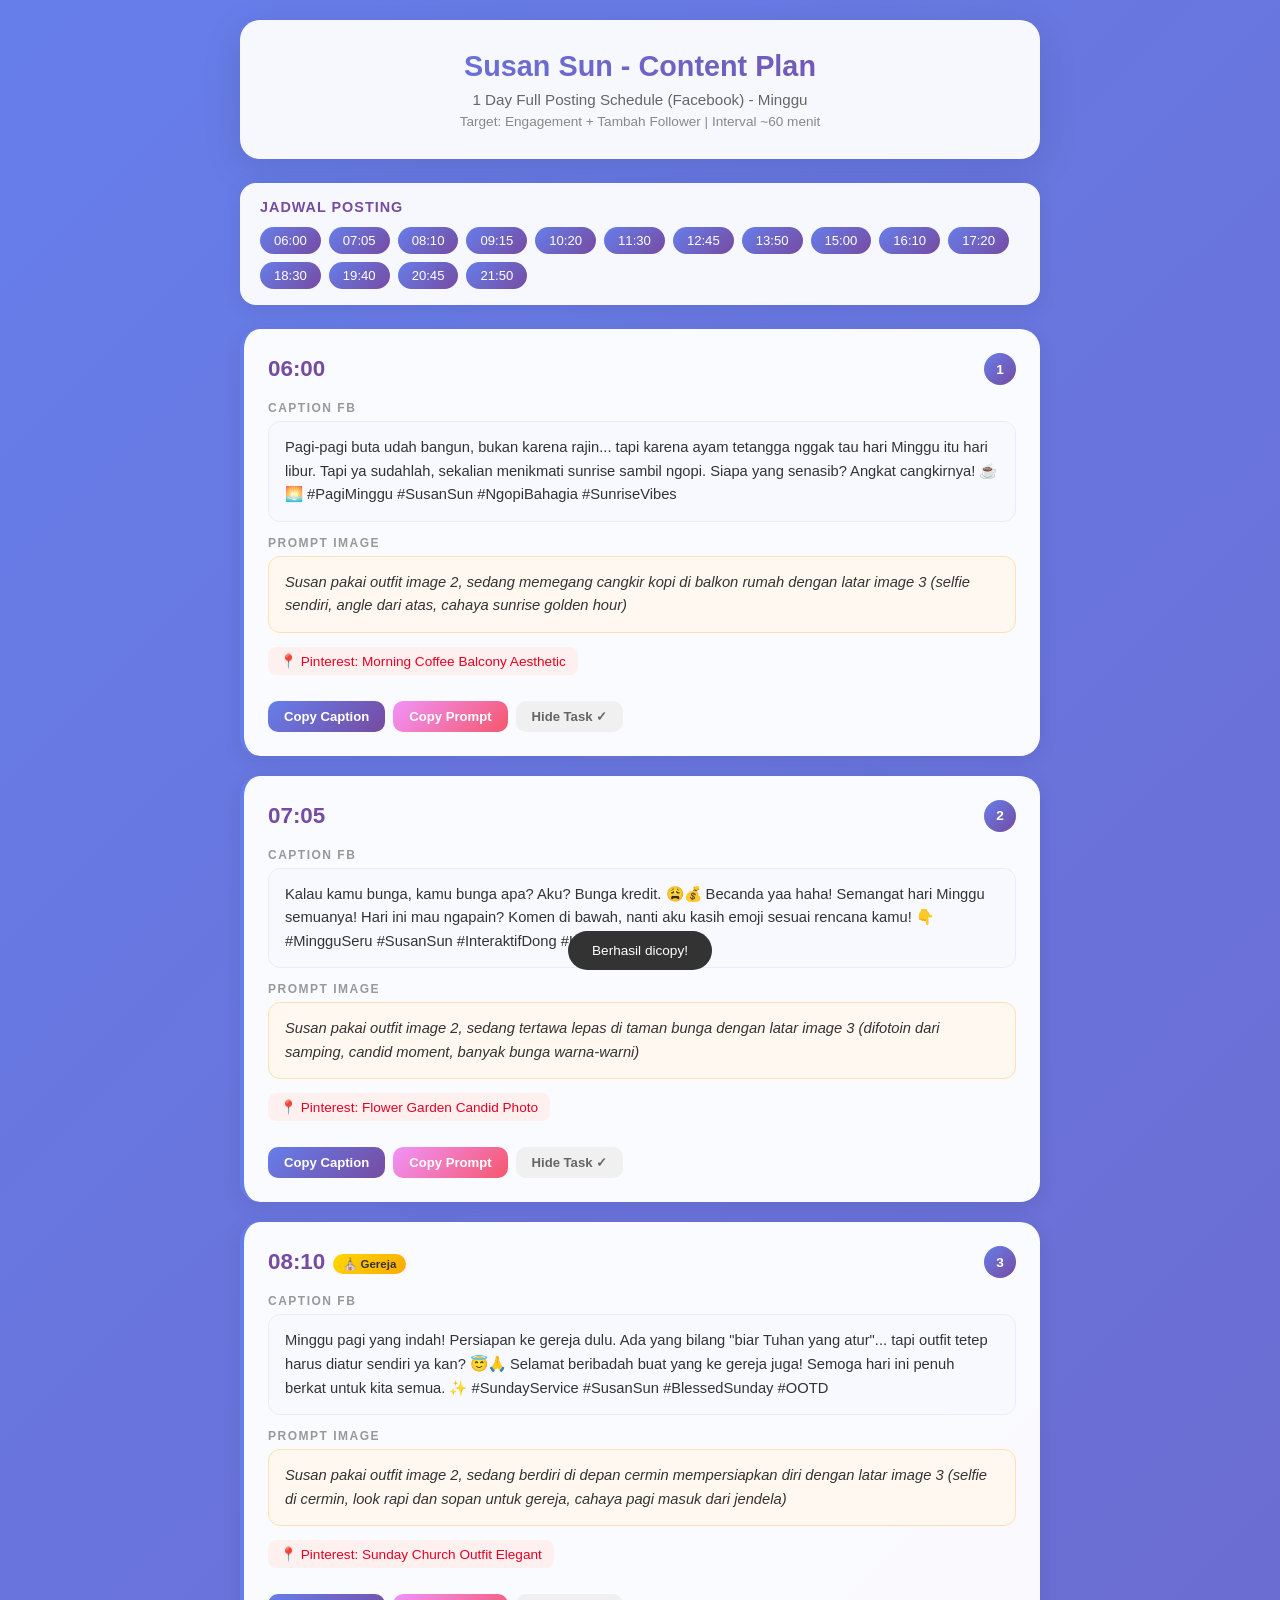
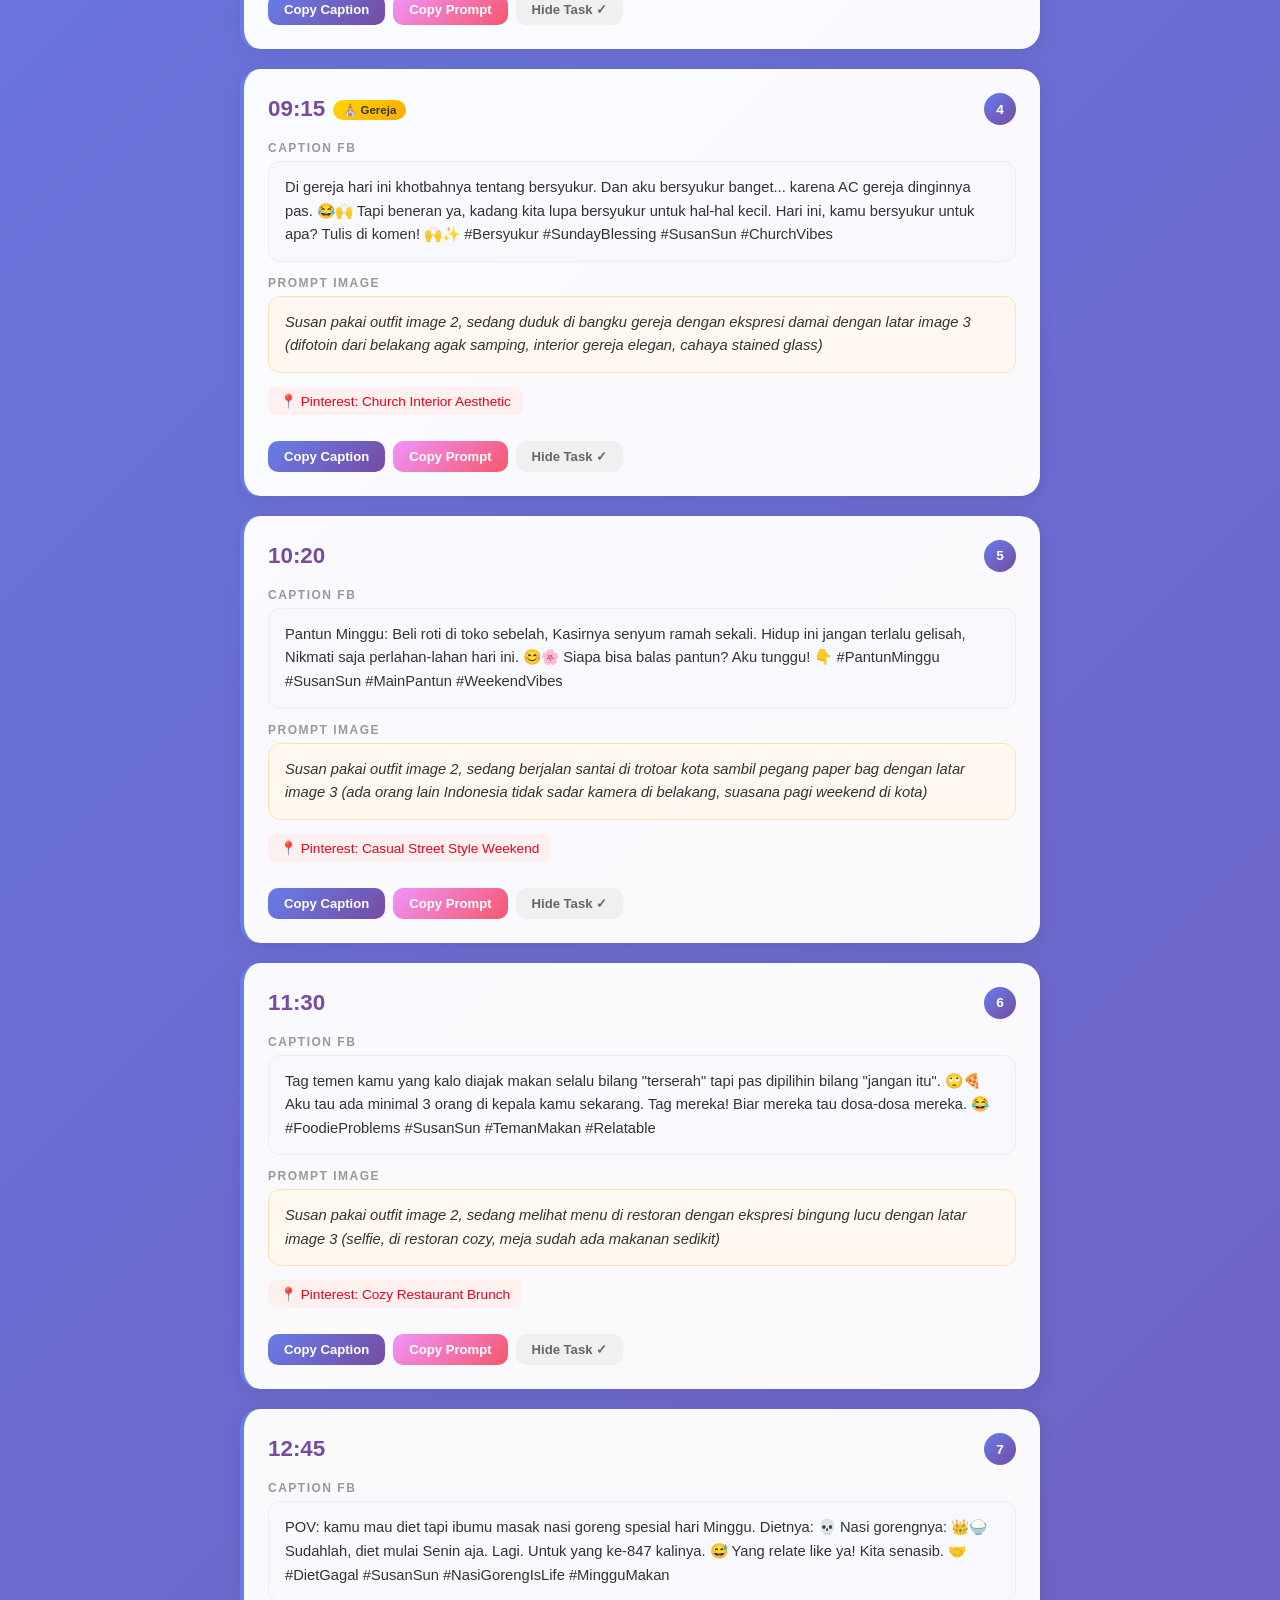
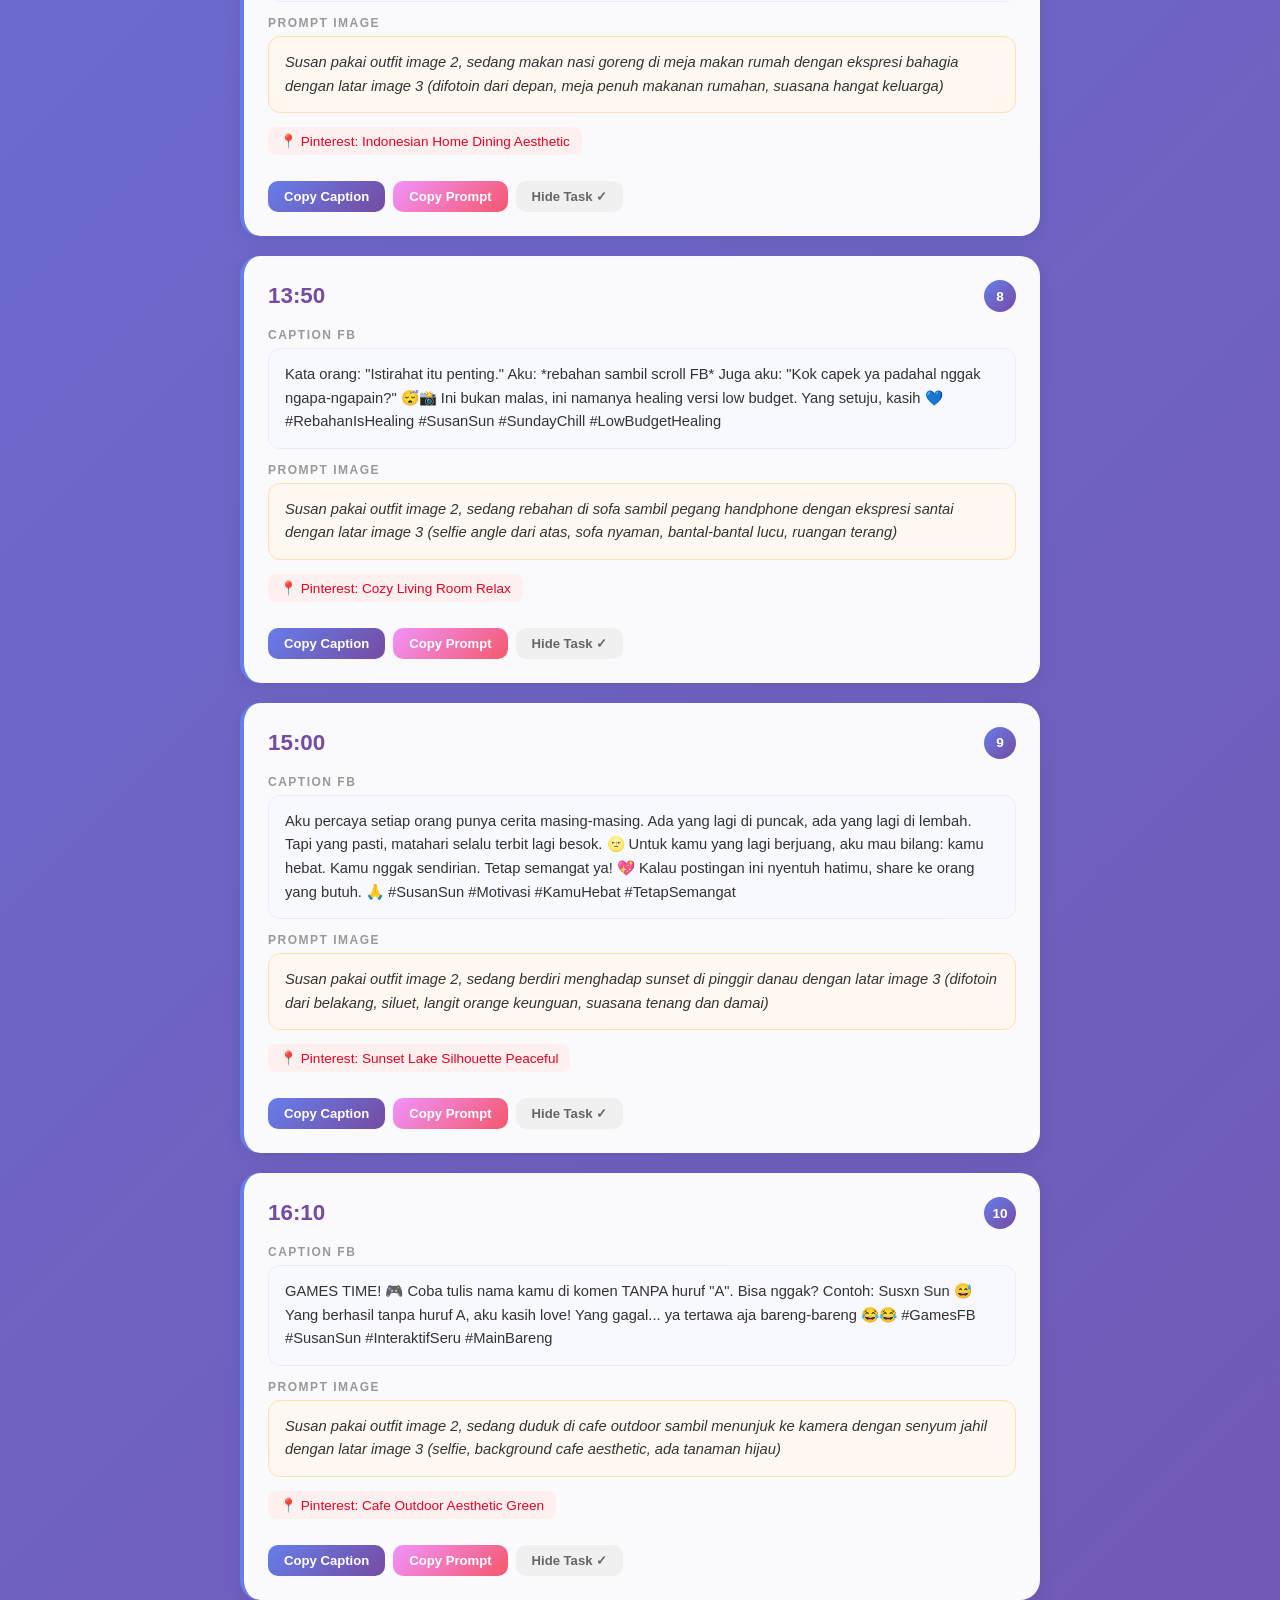
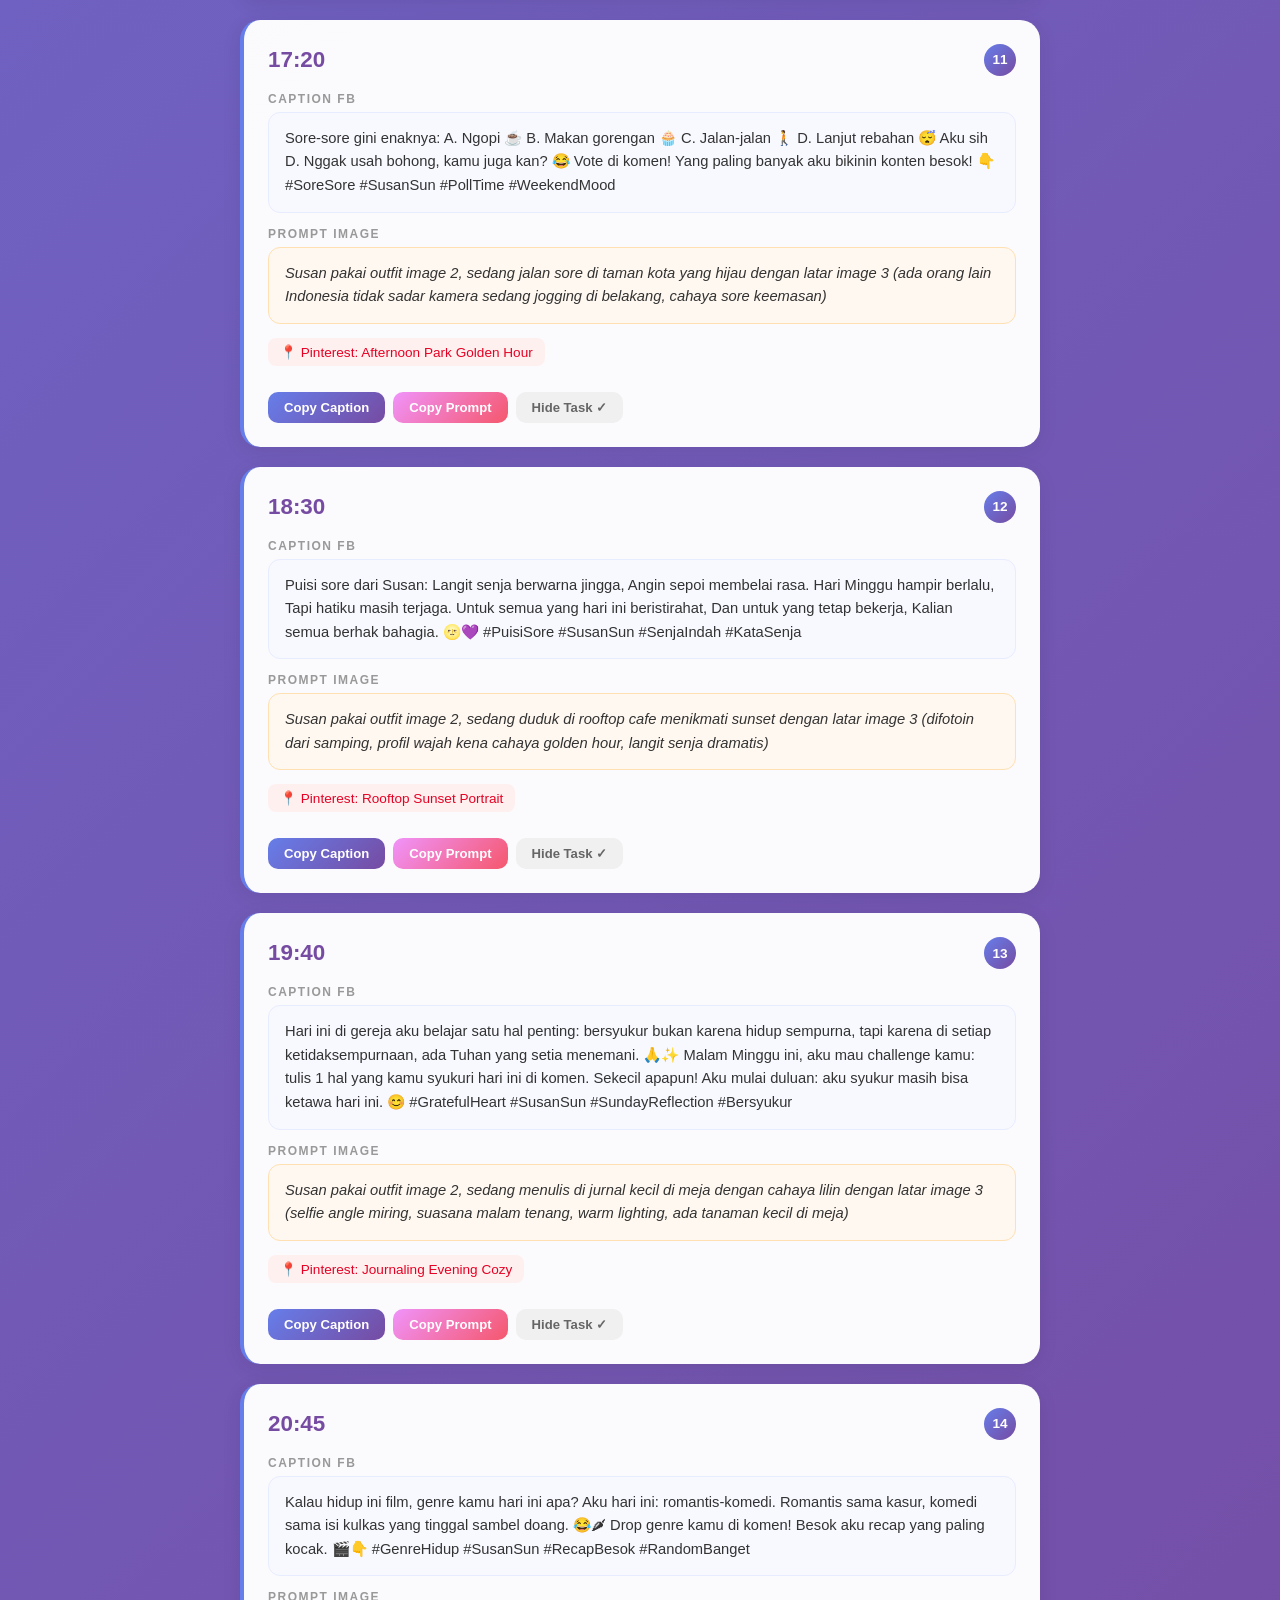
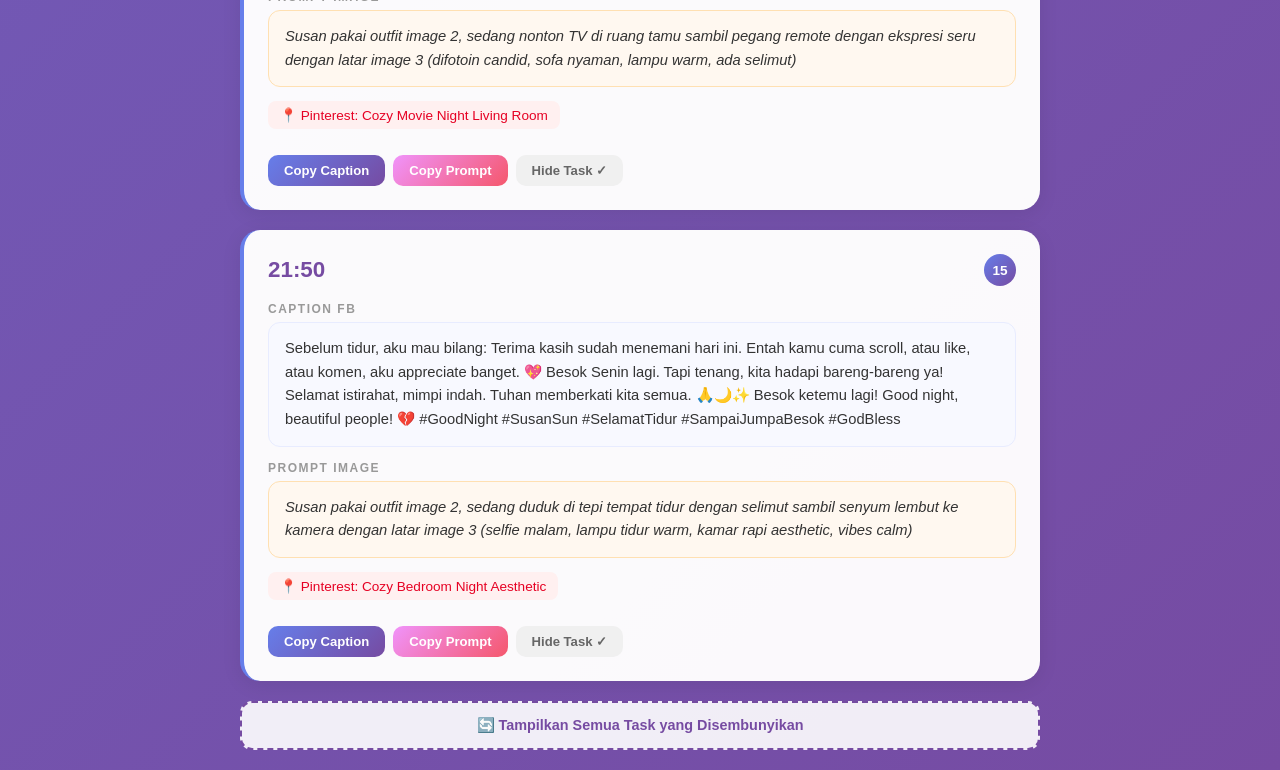
<file: susan-sun-content.html>
<!DOCTYPE html>
<html lang="id">
<head>
    <meta charset="UTF-8">
    <meta name="viewport" content="width=device-width, initial-scale=1.0">
    <title>Susan Sun - 1 Day Content Plan (Facebook)</title>
    <style>
        * {
            margin: 0;
            padding: 0;
            box-sizing: border-box;
        }

        body {
            font-family: -apple-system, BlinkMacSystemFont, 'Segoe UI', Roboto, 'Helvetica Neue', Arial, sans-serif;
            background: linear-gradient(135deg, #667eea 0%, #764ba2 100%);
            min-height: 100vh;
            padding: 20px;
            color: #333;
        }

        .container {
            max-width: 800px;
            margin: 0 auto;
        }

        header {
            text-align: center;
            padding: 30px 20px;
            background: rgba(255,255,255,0.95);
            border-radius: 20px;
            margin-bottom: 24px;
            box-shadow: 0 10px 40px rgba(0,0,0,0.1);
        }

        header h1 {
            font-size: 1.8rem;
            background: linear-gradient(135deg, #667eea, #764ba2);
            -webkit-background-clip: text;
            -webkit-text-fill-color: transparent;
            background-clip: text;
            margin-bottom: 8px;
        }

        header p {
            color: #666;
            font-size: 0.95rem;
        }

        .schedule-nav {
            background: rgba(255,255,255,0.95);
            border-radius: 16px;
            padding: 16px 20px;
            margin-bottom: 24px;
            box-shadow: 0 4px 20px rgba(0,0,0,0.08);
        }

        .schedule-nav h3 {
            font-size: 0.9rem;
            color: #764ba2;
            margin-bottom: 12px;
            text-transform: uppercase;
            letter-spacing: 1px;
        }

        .nav-links {
            display: flex;
            flex-wrap: wrap;
            gap: 8px;
        }

        .nav-links a {
            display: inline-block;
            padding: 6px 14px;
            background: linear-gradient(135deg, #667eea, #764ba2);
            color: #fff;
            text-decoration: none;
            border-radius: 20px;
            font-size: 0.82rem;
            font-weight: 500;
            transition: transform 0.2s, box-shadow 0.2s;
        }

        .nav-links a:hover {
            transform: translateY(-2px);
            box-shadow: 0 4px 12px rgba(102, 126, 234, 0.4);
        }

        .post-card {
            background: rgba(255,255,255,0.97);
            border-radius: 20px;
            padding: 24px;
            margin-bottom: 20px;
            box-shadow: 0 4px 20px rgba(0,0,0,0.08);
            transition: all 0.3s ease;
            border-left: 4px solid #667eea;
        }

        .post-card.hidden-task {
            display: none;
        }

        .post-card:hover {
            box-shadow: 0 8px 30px rgba(0,0,0,0.12);
        }

        .post-header {
            display: flex;
            align-items: center;
            justify-content: space-between;
            margin-bottom: 16px;
        }

        .post-time {
            font-size: 1.4rem;
            font-weight: 700;
            color: #764ba2;
        }

        .post-number {
            background: linear-gradient(135deg, #667eea, #764ba2);
            color: #fff;
            width: 32px;
            height: 32px;
            border-radius: 50%;
            display: flex;
            align-items: center;
            justify-content: center;
            font-size: 0.85rem;
            font-weight: 700;
        }

        .section-label {
            font-size: 0.75rem;
            text-transform: uppercase;
            letter-spacing: 1.5px;
            color: #999;
            margin-bottom: 6px;
            font-weight: 600;
        }

        .caption-box, .prompt-box {
            background: #f8f9ff;
            border-radius: 12px;
            padding: 14px 16px;
            margin-bottom: 14px;
            border: 1px solid #e8ecff;
            line-height: 1.6;
            font-size: 0.92rem;
        }

        .prompt-box {
            background: #fff8f0;
            border-color: #ffe0b2;
            font-style: italic;
        }

        .pinterest-link {
            display: inline-flex;
            align-items: center;
            gap: 6px;
            color: #e60023;
            text-decoration: none;
            font-size: 0.85rem;
            font-weight: 500;
            margin-bottom: 14px;
            padding: 6px 12px;
            background: #fff0f0;
            border-radius: 8px;
            transition: background 0.2s;
        }

        .pinterest-link:hover {
            background: #ffe0e0;
        }

        .btn-group {
            display: flex;
            flex-wrap: wrap;
            gap: 8px;
            margin-top: 12px;
        }

        .btn-copy {
            padding: 8px 16px;
            border: none;
            border-radius: 10px;
            font-size: 0.82rem;
            font-weight: 600;
            cursor: pointer;
            transition: all 0.2s;
        }

        .btn-copy-caption {
            background: linear-gradient(135deg, #667eea, #764ba2);
            color: #fff;
        }

        .btn-copy-caption:hover {
            transform: translateY(-1px);
            box-shadow: 0 4px 12px rgba(102, 126, 234, 0.4);
        }

        .btn-copy-prompt {
            background: linear-gradient(135deg, #f093fb, #f5576c);
            color: #fff;
        }

        .btn-copy-prompt:hover {
            transform: translateY(-1px);
            box-shadow: 0 4px 12px rgba(245, 87, 108, 0.4);
        }

        .btn-hide {
            background: #f0f0f0;
            color: #666;
        }

        .btn-hide:hover {
            background: #e0e0e0;
        }

        .btn-copy.copied {
            background: #4caf50 !important;
        }

        .toast {
            position: fixed;
            bottom: 30px;
            left: 50%;
            transform: translateX(-50%) translateY(100px);
            background: #333;
            color: #fff;
            padding: 12px 24px;
            border-radius: 30px;
            font-size: 0.85rem;
            z-index: 9999;
            transition: transform 0.3s ease;
            pointer-events: none;
        }

        .toast.show {
            transform: translateX(-50%) translateY(0);
        }

        .show-all-btn {
            display: block;
            width: 100%;
            padding: 14px;
            background: rgba(255,255,255,0.9);
            border: 2px dashed #764ba2;
            border-radius: 12px;
            color: #764ba2;
            font-size: 0.9rem;
            font-weight: 600;
            cursor: pointer;
            margin-top: 20px;
            transition: all 0.2s;
        }

        .show-all-btn:hover {
            background: #fff;
            border-color: #667eea;
        }

        .church-badge {
            display: inline-block;
            background: linear-gradient(135deg, #ffd700, #ffaa00);
            color: #333;
            padding: 3px 10px;
            border-radius: 12px;
            font-size: 0.72rem;
            font-weight: 600;
            margin-left: 8px;
            vertical-align: middle;
        }

        @media (max-width: 600px) {
            body {
                padding: 12px;
            }
            header h1 {
                font-size: 1.4rem;
            }
            .post-card {
                padding: 18px;
            }
            .post-time {
                font-size: 1.2rem;
            }
            .btn-group {
                flex-direction: column;
            }
            .btn-copy {
                text-align: center;
            }
        }
    </style>
</head>
<body>
    <div class="container">
        <header>
            <h1>Susan Sun - Content Plan</h1>
            <p>1 Day Full Posting Schedule (Facebook) - Minggu</p>
            <p style="margin-top: 6px; font-size: 0.85rem; color: #888;">Target: Engagement + Tambah Follower | Interval ~60 menit</p>
        </header>

        <nav class="schedule-nav">
            <h3>Jadwal Posting</h3>
            <div class="nav-links">
                <a href="#post-1">06:00</a>
                <a href="#post-2">07:05</a>
                <a href="#post-3">08:10</a>
                <a href="#post-4">09:15</a>
                <a href="#post-5">10:20</a>
                <a href="#post-6">11:30</a>
                <a href="#post-7">12:45</a>
                <a href="#post-8">13:50</a>
                <a href="#post-9">15:00</a>
                <a href="#post-10">16:10</a>
                <a href="#post-11">17:20</a>
                <a href="#post-12">18:30</a>
                <a href="#post-13">19:40</a>
                <a href="#post-14">20:45</a>
                <a href="#post-15">21:50</a>
            </div>
        </nav>

        <!-- Post 1 -->
        <div class="post-card" id="post-1">
            <div class="post-header">
                <span class="post-time">06:00</span>
                <span class="post-number">1</span>
            </div>
            <div class="section-label">Caption FB</div>
            <div class="caption-box" id="caption-1">Pagi-pagi buta udah bangun, bukan karena rajin... tapi karena ayam tetangga nggak tau hari Minggu itu hari libur. Tapi ya sudahlah, sekalian menikmati sunrise sambil ngopi. Siapa yang senasib? Angkat cangkirnya! &#9749;&#127749;

#PagiMinggu #SusanSun #NgopiBahagia #SunriseVibes</div>
            <div class="section-label">Prompt Image</div>
            <div class="prompt-box" id="prompt-1">Susan pakai outfit image 2, sedang memegang cangkir kopi di balkon rumah dengan latar image 3 (selfie sendiri, angle dari atas, cahaya sunrise golden hour)</div>
            <a href="https://www.pinterest.com/search/pins/?q=morning%20coffee%20balcony%20outfit%20aesthetic" target="_blank" rel="noopener" class="pinterest-link">&#128205; Pinterest: Morning Coffee Balcony Aesthetic</a>
            <div class="btn-group">
                <button class="btn-copy btn-copy-caption" onclick="copyText('caption-1', this)">Copy Caption</button>
                <button class="btn-copy btn-copy-prompt" onclick="copyText('prompt-1', this)">Copy Prompt</button>
                <button class="btn-copy btn-hide" onclick="hideTask(this)">Hide Task &#10003;</button>
            </div>
        </div>

        <!-- Post 2 -->
        <div class="post-card" id="post-2">
            <div class="post-header">
                <span class="post-time">07:05</span>
                <span class="post-number">2</span>
            </div>
            <div class="section-label">Caption FB</div>
            <div class="caption-box" id="caption-2">Kalau kamu bunga, kamu bunga apa?
Aku? Bunga kredit. &#128553;&#128176;

Becanda yaa haha! Semangat hari Minggu semuanya! Hari ini mau ngapain? Komen di bawah, nanti aku kasih emoji sesuai rencana kamu! &#128071;

#MingguSeru #SusanSun #InteraktifDong #HariLibur</div>
            <div class="section-label">Prompt Image</div>
            <div class="prompt-box" id="prompt-2">Susan pakai outfit image 2, sedang tertawa lepas di taman bunga dengan latar image 3 (difotoin dari samping, candid moment, banyak bunga warna-warni)</div>
            <a href="https://www.pinterest.com/search/pins/?q=flower%20garden%20candid%20photo%20outfit" target="_blank" rel="noopener" class="pinterest-link">&#128205; Pinterest: Flower Garden Candid Photo</a>
            <div class="btn-group">
                <button class="btn-copy btn-copy-caption" onclick="copyText('caption-2', this)">Copy Caption</button>
                <button class="btn-copy btn-copy-prompt" onclick="copyText('prompt-2', this)">Copy Prompt</button>
                <button class="btn-copy btn-hide" onclick="hideTask(this)">Hide Task &#10003;</button>
            </div>
        </div>

        <!-- Post 3 -->
        <div class="post-card" id="post-3">
            <div class="post-header">
                <span class="post-time">08:10<span class="church-badge">&#9962; Gereja</span></span>
                <span class="post-number">3</span>
            </div>
            <div class="section-label">Caption FB</div>
            <div class="caption-box" id="caption-3">Minggu pagi yang indah! Persiapan ke gereja dulu. Ada yang bilang "biar Tuhan yang atur"... tapi outfit tetep harus diatur sendiri ya kan? &#128519;&#128591;

Selamat beribadah buat yang ke gereja juga! Semoga hari ini penuh berkat untuk kita semua. &#10024;

#SundayService #SusanSun #BlessedSunday #OOTD</div>
            <div class="section-label">Prompt Image</div>
            <div class="prompt-box" id="prompt-3">Susan pakai outfit image 2, sedang berdiri di depan cermin mempersiapkan diri dengan latar image 3 (selfie di cermin, look rapi dan sopan untuk gereja, cahaya pagi masuk dari jendela)</div>
            <a href="https://www.pinterest.com/search/pins/?q=sunday%20church%20outfit%20modest%20elegant" target="_blank" rel="noopener" class="pinterest-link">&#128205; Pinterest: Sunday Church Outfit Elegant</a>
            <div class="btn-group">
                <button class="btn-copy btn-copy-caption" onclick="copyText('caption-3', this)">Copy Caption</button>
                <button class="btn-copy btn-copy-prompt" onclick="copyText('prompt-3', this)">Copy Prompt</button>
                <button class="btn-copy btn-hide" onclick="hideTask(this)">Hide Task &#10003;</button>
            </div>
        </div>

        <!-- Post 4 -->
        <div class="post-card" id="post-4">
            <div class="post-header">
                <span class="post-time">09:15<span class="church-badge">&#9962; Gereja</span></span>
                <span class="post-number">4</span>
            </div>
            <div class="section-label">Caption FB</div>
            <div class="caption-box" id="caption-4">Di gereja hari ini khotbahnya tentang bersyukur. Dan aku bersyukur banget... karena AC gereja dinginnya pas. &#128514;&#128588;

Tapi beneran ya, kadang kita lupa bersyukur untuk hal-hal kecil. Hari ini, kamu bersyukur untuk apa? Tulis di komen! &#128588;&#10024;

#Bersyukur #SundayBlessing #SusanSun #ChurchVibes</div>
            <div class="section-label">Prompt Image</div>
            <div class="prompt-box" id="prompt-4">Susan pakai outfit image 2, sedang duduk di bangku gereja dengan ekspresi damai dengan latar image 3 (difotoin dari belakang agak samping, interior gereja elegan, cahaya stained glass)</div>
            <a href="https://www.pinterest.com/search/pins/?q=church%20interior%20aesthetic%20stained%20glass" target="_blank" rel="noopener" class="pinterest-link">&#128205; Pinterest: Church Interior Aesthetic</a>
            <div class="btn-group">
                <button class="btn-copy btn-copy-caption" onclick="copyText('caption-4', this)">Copy Caption</button>
                <button class="btn-copy btn-copy-prompt" onclick="copyText('prompt-4', this)">Copy Prompt</button>
                <button class="btn-copy btn-hide" onclick="hideTask(this)">Hide Task &#10003;</button>
            </div>
        </div>

        <!-- Post 5 -->
        <div class="post-card" id="post-5">
            <div class="post-header">
                <span class="post-time">10:20</span>
                <span class="post-number">5</span>
            </div>
            <div class="section-label">Caption FB</div>
            <div class="caption-box" id="caption-5">Pantun Minggu:

Beli roti di toko sebelah,
Kasirnya senyum ramah sekali.
Hidup ini jangan terlalu gelisah,
Nikmati saja perlahan-lahan hari ini. &#128522;&#127800;

Siapa bisa balas pantun? Aku tunggu! &#128071;

#PantunMinggu #SusanSun #MainPantun #WeekendVibes</div>
            <div class="section-label">Prompt Image</div>
            <div class="prompt-box" id="prompt-5">Susan pakai outfit image 2, sedang berjalan santai di trotoar kota sambil pegang paper bag dengan latar image 3 (ada orang lain Indonesia tidak sadar kamera di belakang, suasana pagi weekend di kota)</div>
            <a href="https://www.pinterest.com/search/pins/?q=casual%20street%20style%20walking%20weekend" target="_blank" rel="noopener" class="pinterest-link">&#128205; Pinterest: Casual Street Style Weekend</a>
            <div class="btn-group">
                <button class="btn-copy btn-copy-caption" onclick="copyText('caption-5', this)">Copy Caption</button>
                <button class="btn-copy btn-copy-prompt" onclick="copyText('prompt-5', this)">Copy Prompt</button>
                <button class="btn-copy btn-hide" onclick="hideTask(this)">Hide Task &#10003;</button>
            </div>
        </div>

        <!-- Post 6 -->
        <div class="post-card" id="post-6">
            <div class="post-header">
                <span class="post-time">11:30</span>
                <span class="post-number">6</span>
            </div>
            <div class="section-label">Caption FB</div>
            <div class="caption-box" id="caption-6">Tag temen kamu yang kalo diajak makan selalu bilang "terserah" tapi pas dipilihin bilang "jangan itu". &#128580;&#127829;

Aku tau ada minimal 3 orang di kepala kamu sekarang. Tag mereka! Biar mereka tau dosa-dosa mereka. &#128514;

#FoodieProblems #SusanSun #TemanMakan #Relatable</div>
            <div class="section-label">Prompt Image</div>
            <div class="prompt-box" id="prompt-6">Susan pakai outfit image 2, sedang melihat menu di restoran dengan ekspresi bingung lucu dengan latar image 3 (selfie, di restoran cozy, meja sudah ada makanan sedikit)</div>
            <a href="https://www.pinterest.com/search/pins/?q=cozy%20restaurant%20brunch%20aesthetic%20outfit" target="_blank" rel="noopener" class="pinterest-link">&#128205; Pinterest: Cozy Restaurant Brunch</a>
            <div class="btn-group">
                <button class="btn-copy btn-copy-caption" onclick="copyText('caption-6', this)">Copy Caption</button>
                <button class="btn-copy btn-copy-prompt" onclick="copyText('prompt-6', this)">Copy Prompt</button>
                <button class="btn-copy btn-hide" onclick="hideTask(this)">Hide Task &#10003;</button>
            </div>
        </div>

        <!-- Post 7 -->
        <div class="post-card" id="post-7">
            <div class="post-header">
                <span class="post-time">12:45</span>
                <span class="post-number">7</span>
            </div>
            <div class="section-label">Caption FB</div>
            <div class="caption-box" id="caption-7">POV: kamu mau diet tapi ibumu masak nasi goreng spesial hari Minggu.

Dietnya: &#128128;
Nasi gorengnya: &#128081;&#127834;

Sudahlah, diet mulai Senin aja. Lagi. Untuk yang ke-847 kalinya. &#128517;

Yang relate like ya! Kita senasib. &#129309;

#DietGagal #SusanSun #NasiGorengIsLife #MingguMakan</div>
            <div class="section-label">Prompt Image</div>
            <div class="prompt-box" id="prompt-7">Susan pakai outfit image 2, sedang makan nasi goreng di meja makan rumah dengan ekspresi bahagia dengan latar image 3 (difotoin dari depan, meja penuh makanan rumahan, suasana hangat keluarga)</div>
            <a href="https://www.pinterest.com/search/pins/?q=indonesian%20home%20dining%20table%20family%20meal" target="_blank" rel="noopener" class="pinterest-link">&#128205; Pinterest: Indonesian Home Dining Aesthetic</a>
            <div class="btn-group">
                <button class="btn-copy btn-copy-caption" onclick="copyText('caption-7', this)">Copy Caption</button>
                <button class="btn-copy btn-copy-prompt" onclick="copyText('prompt-7', this)">Copy Prompt</button>
                <button class="btn-copy btn-hide" onclick="hideTask(this)">Hide Task &#10003;</button>
            </div>
        </div>

        <!-- Post 8 -->
        <div class="post-card" id="post-8">
            <div class="post-header">
                <span class="post-time">13:50</span>
                <span class="post-number">8</span>
            </div>
            <div class="section-label">Caption FB</div>
            <div class="caption-box" id="caption-8">Kata orang: "Istirahat itu penting."
Aku: *rebahan sambil scroll FB*
Juga aku: "Kok capek ya padahal nggak ngapa-ngapain?" &#128564;&#128248;

Ini bukan malas, ini namanya healing versi low budget. Yang setuju, kasih &#128153;

#RebahanIsHealing #SusanSun #SundayChill #LowBudgetHealing</div>
            <div class="section-label">Prompt Image</div>
            <div class="prompt-box" id="prompt-8">Susan pakai outfit image 2, sedang rebahan di sofa sambil pegang handphone dengan ekspresi santai dengan latar image 3 (selfie angle dari atas, sofa nyaman, bantal-bantal lucu, ruangan terang)</div>
            <a href="https://www.pinterest.com/search/pins/?q=cozy%20living%20room%20sofa%20relax%20aesthetic" target="_blank" rel="noopener" class="pinterest-link">&#128205; Pinterest: Cozy Living Room Relax</a>
            <div class="btn-group">
                <button class="btn-copy btn-copy-caption" onclick="copyText('caption-8', this)">Copy Caption</button>
                <button class="btn-copy btn-copy-prompt" onclick="copyText('prompt-8', this)">Copy Prompt</button>
                <button class="btn-copy btn-hide" onclick="hideTask(this)">Hide Task &#10003;</button>
            </div>
        </div>

        <!-- Post 9 -->
        <div class="post-card" id="post-9">
            <div class="post-header">
                <span class="post-time">15:00</span>
                <span class="post-number">9</span>
            </div>
            <div class="section-label">Caption FB</div>
            <div class="caption-box" id="caption-9">Aku percaya setiap orang punya cerita masing-masing. Ada yang lagi di puncak, ada yang lagi di lembah. Tapi yang pasti, matahari selalu terbit lagi besok. &#127773;

Untuk kamu yang lagi berjuang, aku mau bilang: kamu hebat. Kamu nggak sendirian. Tetap semangat ya! &#128150;

Kalau postingan ini nyentuh hatimu, share ke orang yang butuh. &#128591;

#SusanSun #Motivasi #KamuHebat #TetapSemangat</div>
            <div class="section-label">Prompt Image</div>
            <div class="prompt-box" id="prompt-9">Susan pakai outfit image 2, sedang berdiri menghadap sunset di pinggir danau dengan latar image 3 (difotoin dari belakang, siluet, langit orange keunguan, suasana tenang dan damai)</div>
            <a href="https://www.pinterest.com/search/pins/?q=sunset%20lake%20silhouette%20peaceful%20aesthetic" target="_blank" rel="noopener" class="pinterest-link">&#128205; Pinterest: Sunset Lake Silhouette Peaceful</a>
            <div class="btn-group">
                <button class="btn-copy btn-copy-caption" onclick="copyText('caption-9', this)">Copy Caption</button>
                <button class="btn-copy btn-copy-prompt" onclick="copyText('prompt-9', this)">Copy Prompt</button>
                <button class="btn-copy btn-hide" onclick="hideTask(this)">Hide Task &#10003;</button>
            </div>
        </div>

        <!-- Post 10 -->
        <div class="post-card" id="post-10">
            <div class="post-header">
                <span class="post-time">16:10</span>
                <span class="post-number">10</span>
            </div>
            <div class="section-label">Caption FB</div>
            <div class="caption-box" id="caption-10">GAMES TIME! &#127918;

Coba tulis nama kamu di komen TANPA huruf "A". Bisa nggak?

Contoh: Susxn Sun &#128517;

Yang berhasil tanpa huruf A, aku kasih love! Yang gagal... ya tertawa aja bareng-bareng &#128514;&#128514;

#GamesFB #SusanSun #InteraktifSeru #MainBareng</div>
            <div class="section-label">Prompt Image</div>
            <div class="prompt-box" id="prompt-10">Susan pakai outfit image 2, sedang duduk di cafe outdoor sambil menunjuk ke kamera dengan senyum jahil dengan latar image 3 (selfie, background cafe aesthetic, ada tanaman hijau)</div>
            <a href="https://www.pinterest.com/search/pins/?q=cafe%20outdoor%20aesthetic%20green%20plants%20style" target="_blank" rel="noopener" class="pinterest-link">&#128205; Pinterest: Cafe Outdoor Aesthetic Green</a>
            <div class="btn-group">
                <button class="btn-copy btn-copy-caption" onclick="copyText('caption-10', this)">Copy Caption</button>
                <button class="btn-copy btn-copy-prompt" onclick="copyText('prompt-10', this)">Copy Prompt</button>
                <button class="btn-copy btn-hide" onclick="hideTask(this)">Hide Task &#10003;</button>
            </div>
        </div>

        <!-- Post 11 -->
        <div class="post-card" id="post-11">
            <div class="post-header">
                <span class="post-time">17:20</span>
                <span class="post-number">11</span>
            </div>
            <div class="section-label">Caption FB</div>
            <div class="caption-box" id="caption-11">Sore-sore gini enaknya:
A. Ngopi &#9749;
B. Makan gorengan &#129473;
C. Jalan-jalan &#128694;
D. Lanjut rebahan &#128564;

Aku sih D. Nggak usah bohong, kamu juga kan? &#128514;

Vote di komen! Yang paling banyak aku bikinin konten besok! &#128071;

#SoreSore #SusanSun #PollTime #WeekendMood</div>
            <div class="section-label">Prompt Image</div>
            <div class="prompt-box" id="prompt-11">Susan pakai outfit image 2, sedang jalan sore di taman kota yang hijau dengan latar image 3 (ada orang lain Indonesia tidak sadar kamera sedang jogging di belakang, cahaya sore keemasan)</div>
            <a href="https://www.pinterest.com/search/pins/?q=afternoon%20park%20walk%20golden%20hour%20style" target="_blank" rel="noopener" class="pinterest-link">&#128205; Pinterest: Afternoon Park Golden Hour</a>
            <div class="btn-group">
                <button class="btn-copy btn-copy-caption" onclick="copyText('caption-11', this)">Copy Caption</button>
                <button class="btn-copy btn-copy-prompt" onclick="copyText('prompt-11', this)">Copy Prompt</button>
                <button class="btn-copy btn-hide" onclick="hideTask(this)">Hide Task &#10003;</button>
            </div>
        </div>

        <!-- Post 12 -->
        <div class="post-card" id="post-12">
            <div class="post-header">
                <span class="post-time">18:30</span>
                <span class="post-number">12</span>
            </div>
            <div class="section-label">Caption FB</div>
            <div class="caption-box" id="caption-12">Puisi sore dari Susan:

Langit senja berwarna jingga,
Angin sepoi membelai rasa.
Hari Minggu hampir berlalu,
Tapi hatiku masih terjaga.

Untuk semua yang hari ini beristirahat,
Dan untuk yang tetap bekerja,
Kalian semua berhak bahagia. &#127773;&#128156;

#PuisiSore #SusanSun #SenjaIndah #KataSenja</div>
            <div class="section-label">Prompt Image</div>
            <div class="prompt-box" id="prompt-12">Susan pakai outfit image 2, sedang duduk di rooftop cafe menikmati sunset dengan latar image 3 (difotoin dari samping, profil wajah kena cahaya golden hour, langit senja dramatis)</div>
            <a href="https://www.pinterest.com/search/pins/?q=rooftop%20sunset%20golden%20hour%20portrait%20aesthetic" target="_blank" rel="noopener" class="pinterest-link">&#128205; Pinterest: Rooftop Sunset Portrait</a>
            <div class="btn-group">
                <button class="btn-copy btn-copy-caption" onclick="copyText('caption-12', this)">Copy Caption</button>
                <button class="btn-copy btn-copy-prompt" onclick="copyText('prompt-12', this)">Copy Prompt</button>
                <button class="btn-copy btn-hide" onclick="hideTask(this)">Hide Task &#10003;</button>
            </div>
        </div>

        <!-- Post 13 -->
        <div class="post-card" id="post-13">
            <div class="post-header">
                <span class="post-time">19:40</span>
                <span class="post-number">13</span>
            </div>
            <div class="section-label">Caption FB</div>
            <div class="caption-box" id="caption-13">Hari ini di gereja aku belajar satu hal penting: bersyukur bukan karena hidup sempurna, tapi karena di setiap ketidaksempurnaan, ada Tuhan yang setia menemani. &#128591;&#10024;

Malam Minggu ini, aku mau challenge kamu: tulis 1 hal yang kamu syukuri hari ini di komen. Sekecil apapun! Aku mulai duluan: aku syukur masih bisa ketawa hari ini. &#128522;

#GratefulHeart #SusanSun #SundayReflection #Bersyukur</div>
            <div class="section-label">Prompt Image</div>
            <div class="prompt-box" id="prompt-13">Susan pakai outfit image 2, sedang menulis di jurnal kecil di meja dengan cahaya lilin dengan latar image 3 (selfie angle miring, suasana malam tenang, warm lighting, ada tanaman kecil di meja)</div>
            <a href="https://www.pinterest.com/search/pins/?q=journaling%20candle%20light%20cozy%20evening%20aesthetic" target="_blank" rel="noopener" class="pinterest-link">&#128205; Pinterest: Journaling Evening Cozy</a>
            <div class="btn-group">
                <button class="btn-copy btn-copy-caption" onclick="copyText('caption-13', this)">Copy Caption</button>
                <button class="btn-copy btn-copy-prompt" onclick="copyText('prompt-13', this)">Copy Prompt</button>
                <button class="btn-copy btn-hide" onclick="hideTask(this)">Hide Task &#10003;</button>
            </div>
        </div>

        <!-- Post 14 -->
        <div class="post-card" id="post-14">
            <div class="post-header">
                <span class="post-time">20:45</span>
                <span class="post-number">14</span>
            </div>
            <div class="section-label">Caption FB</div>
            <div class="caption-box" id="caption-14">Kalau hidup ini film, genre kamu hari ini apa?

Aku hari ini: romantis-komedi. Romantis sama kasur, komedi sama isi kulkas yang tinggal sambel doang. &#128514;&#127798;

Drop genre kamu di komen! Besok aku recap yang paling kocak. &#127916;&#128071;

#GenreHidup #SusanSun #RecapBesok #RandomBanget</div>
            <div class="section-label">Prompt Image</div>
            <div class="prompt-box" id="prompt-14">Susan pakai outfit image 2, sedang nonton TV di ruang tamu sambil pegang remote dengan ekspresi seru dengan latar image 3 (difotoin candid, sofa nyaman, lampu warm, ada selimut)</div>
            <a href="https://www.pinterest.com/search/pins/?q=cozy%20movie%20night%20living%20room%20aesthetic" target="_blank" rel="noopener" class="pinterest-link">&#128205; Pinterest: Cozy Movie Night Living Room</a>
            <div class="btn-group">
                <button class="btn-copy btn-copy-caption" onclick="copyText('caption-14', this)">Copy Caption</button>
                <button class="btn-copy btn-copy-prompt" onclick="copyText('prompt-14', this)">Copy Prompt</button>
                <button class="btn-copy btn-hide" onclick="hideTask(this)">Hide Task &#10003;</button>
            </div>
        </div>

        <!-- Post 15 -->
        <div class="post-card" id="post-15">
            <div class="post-header">
                <span class="post-time">21:50</span>
                <span class="post-number">15</span>
            </div>
            <div class="section-label">Caption FB</div>
            <div class="caption-box" id="caption-15">Sebelum tidur, aku mau bilang:

Terima kasih sudah menemani hari ini. Entah kamu cuma scroll, atau like, atau komen, aku appreciate banget. &#128150;

Besok Senin lagi. Tapi tenang, kita hadapi bareng-bareng ya! Selamat istirahat, mimpi indah. Tuhan memberkati kita semua. &#128591;&#127769;&#10024;

Besok ketemu lagi! Good night, beautiful people! &#128148;

#GoodNight #SusanSun #SelamatTidur #SampaiJumpaBesok #GodBless</div>
            <div class="section-label">Prompt Image</div>
            <div class="prompt-box" id="prompt-15">Susan pakai outfit image 2, sedang duduk di tepi tempat tidur dengan selimut sambil senyum lembut ke kamera dengan latar image 3 (selfie malam, lampu tidur warm, kamar rapi aesthetic, vibes calm)</div>
            <a href="https://www.pinterest.com/search/pins/?q=cozy%20bedroom%20night%20aesthetic%20warm%20light" target="_blank" rel="noopener" class="pinterest-link">&#128205; Pinterest: Cozy Bedroom Night Aesthetic</a>
            <div class="btn-group">
                <button class="btn-copy btn-copy-caption" onclick="copyText('caption-15', this)">Copy Caption</button>
                <button class="btn-copy btn-copy-prompt" onclick="copyText('prompt-15', this)">Copy Prompt</button>
                <button class="btn-copy btn-hide" onclick="hideTask(this)">Hide Task &#10003;</button>
            </div>
        </div>

        <button class="show-all-btn" onclick="showAllTasks()">&#128260; Tampilkan Semua Task yang Disembunyikan</button>
    </div>

    <div class="toast" id="toast">Berhasil dicopy!</div>

    <script>
        function copyText(elementId, btn) {
            var text = document.getElementById(elementId).innerText;
            if (navigator.clipboard && navigator.clipboard.writeText) {
                navigator.clipboard.writeText(text).then(function() {
                    showCopied(btn);
                }).catch(function() {
                    fallbackCopy(text, btn);
                });
            } else {
                fallbackCopy(text, btn);
            }
        }

        function fallbackCopy(text, btn) {
            var textarea = document.createElement('textarea');
            textarea.value = text;
            textarea.style.position = 'fixed';
            textarea.style.opacity = '0';
            document.body.appendChild(textarea);
            textarea.select();
            try {
                document.execCommand('copy');
                showCopied(btn);
            } catch(e) {
                showToast('Gagal copy, coba manual');
            }
            document.body.removeChild(textarea);
        }

        function showCopied(btn) {
            var originalText = btn.innerText;
            btn.classList.add('copied');
            btn.innerText = 'Tercopy!';
            showToast('Berhasil dicopy!');
            setTimeout(function() {
                btn.classList.remove('copied');
                btn.innerText = originalText;
            }, 2000);
        }

        function showToast(message) {
            var toast = document.getElementById('toast');
            toast.innerText = message;
            toast.classList.add('show');
            setTimeout(function() {
                toast.classList.remove('show');
            }, 2000);
        }

        function hideTask(btn) {
            var card = btn.closest('.post-card');
            card.classList.add('hidden-task');
            showToast('Task disembunyikan!');
        }

        function showAllTasks() {
            var cards = document.querySelectorAll('.post-card.hidden-task');
            cards.forEach(function(card) {
                card.classList.remove('hidden-task');
            });
            showToast('Semua task ditampilkan!');
        }
    </script>
</body>
</html>
</file>
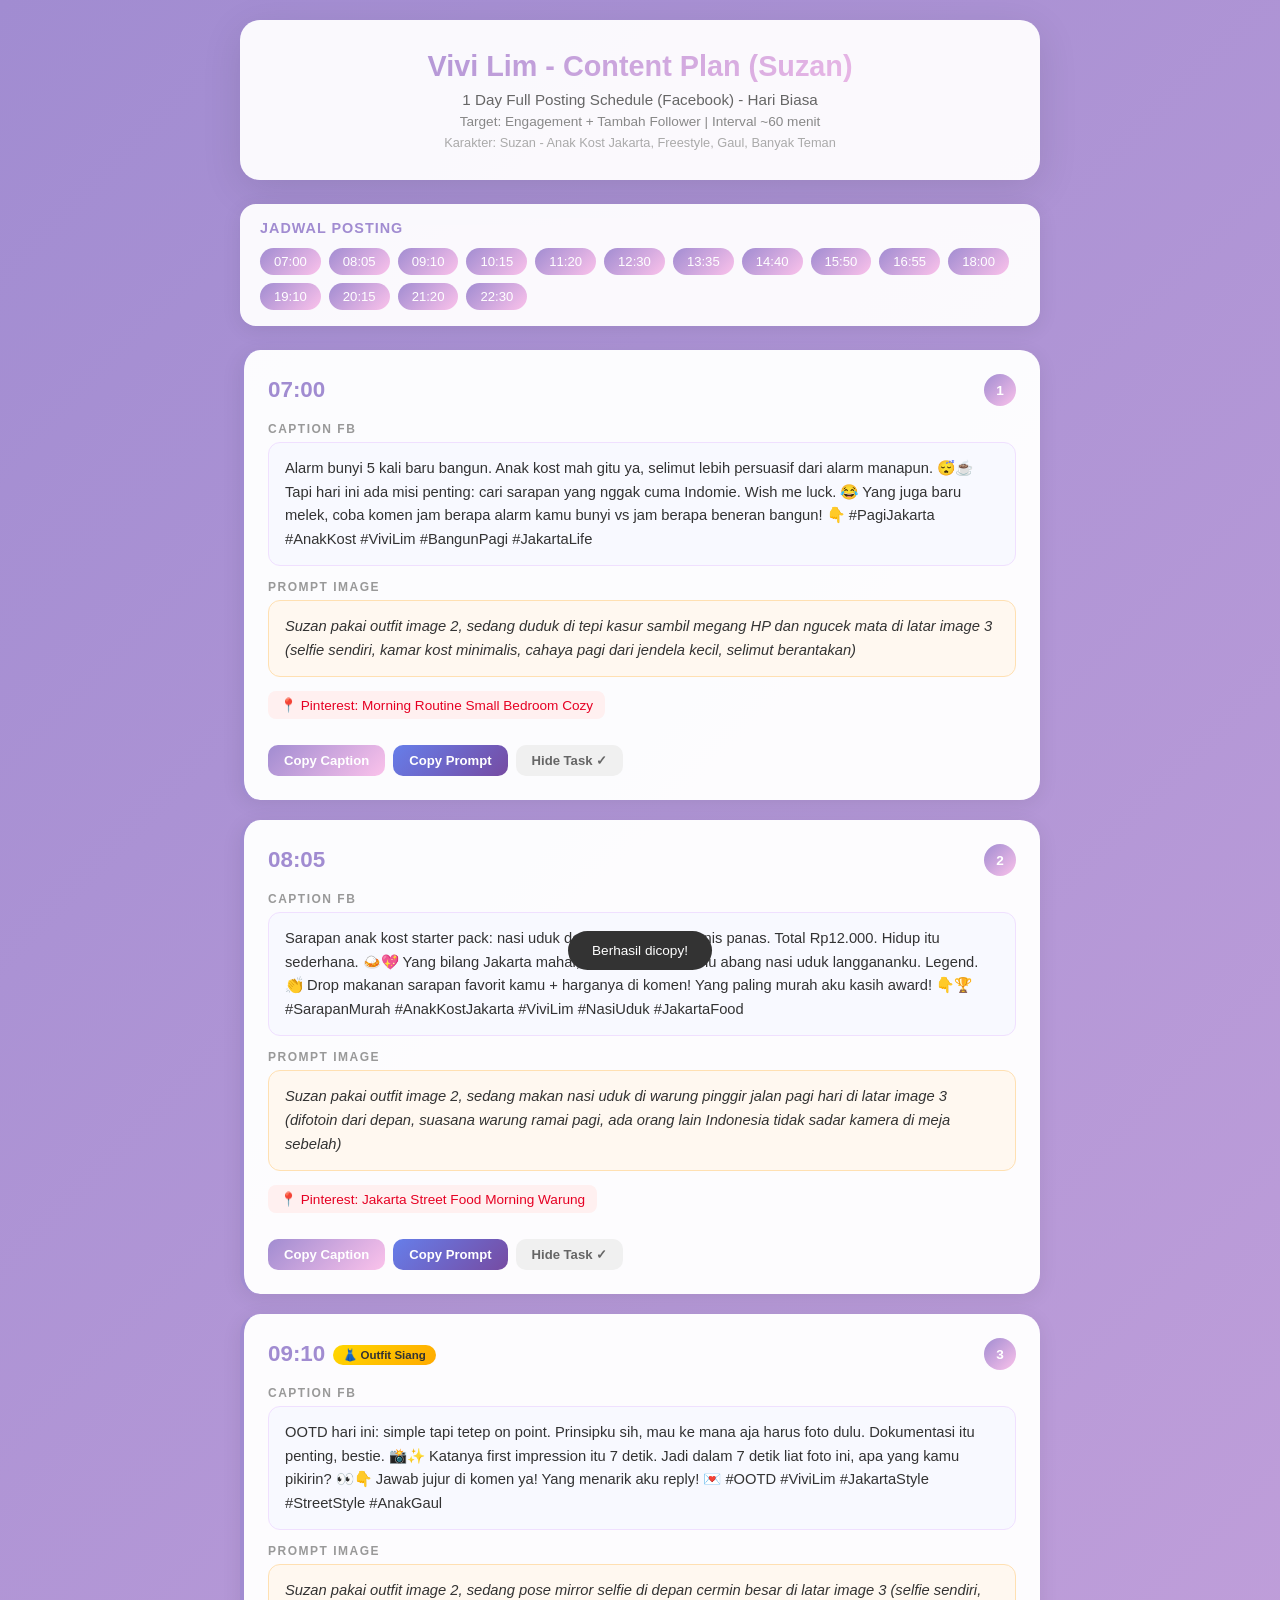
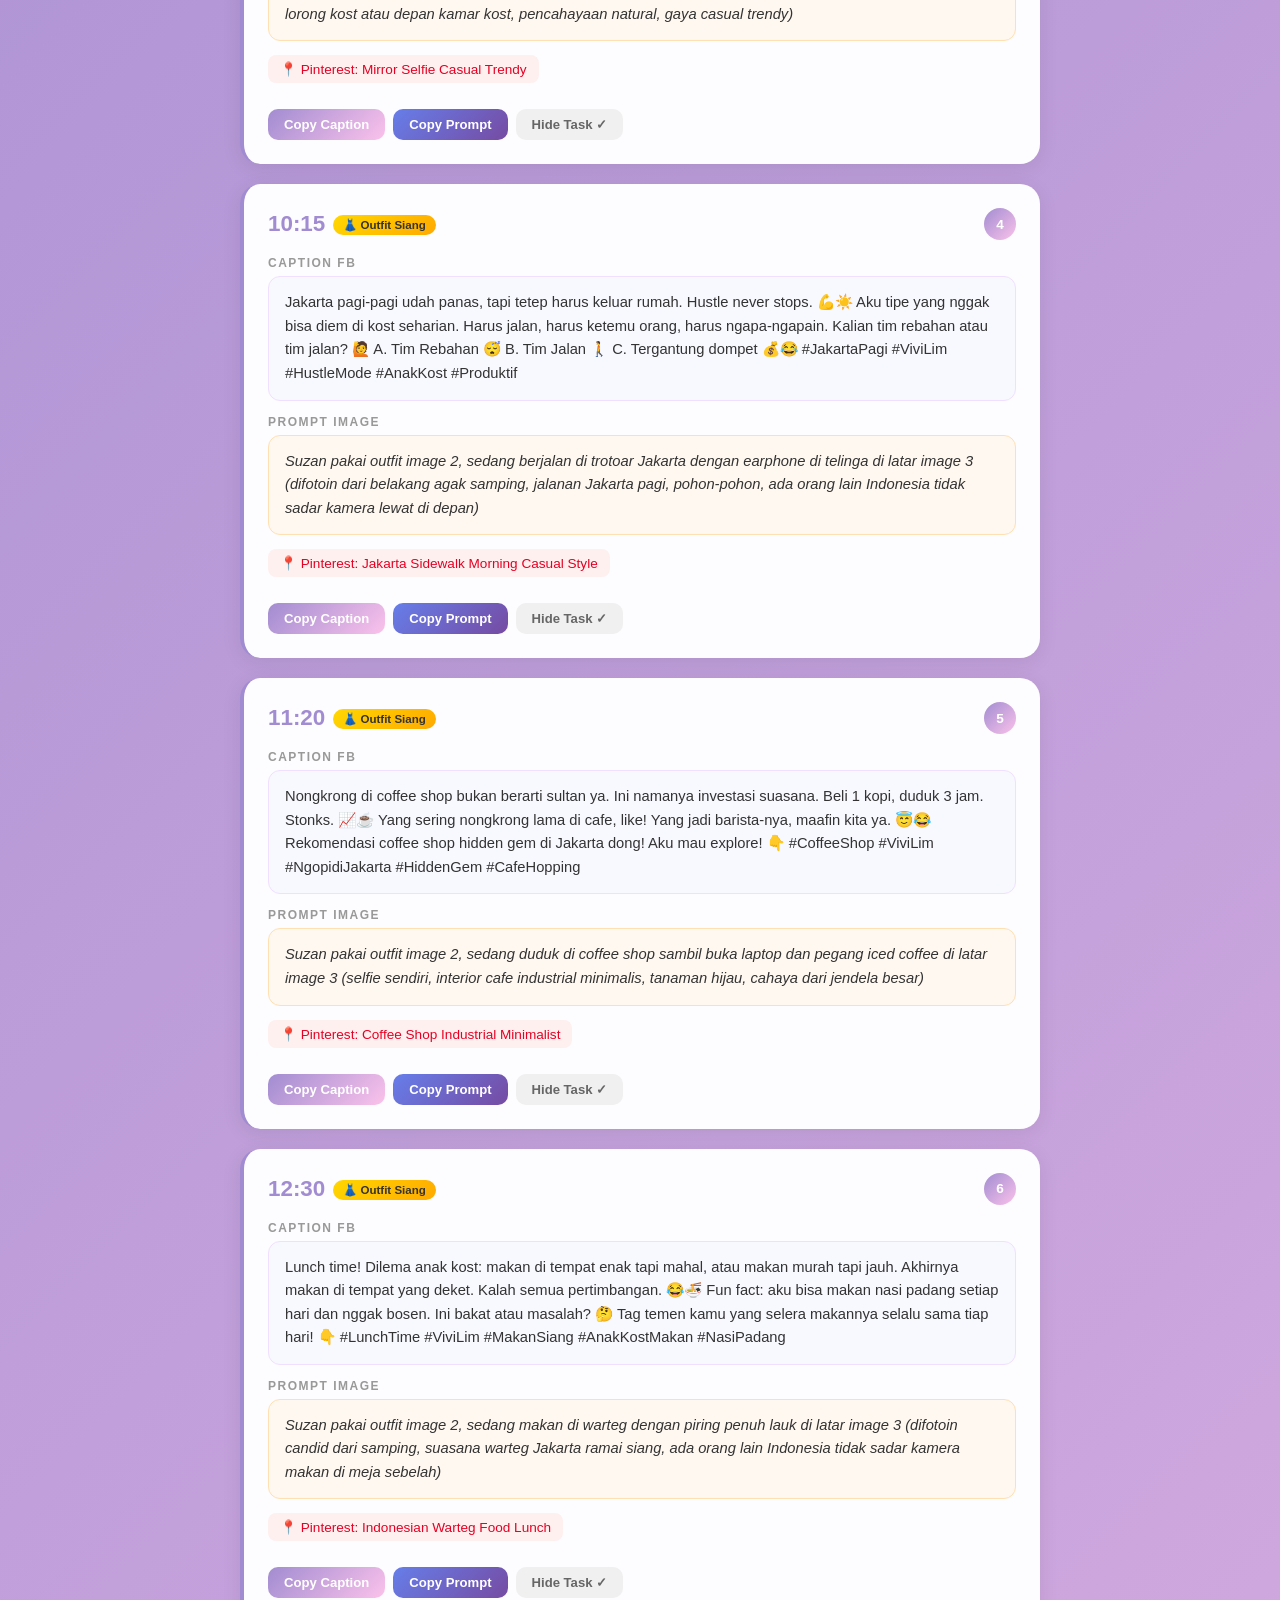
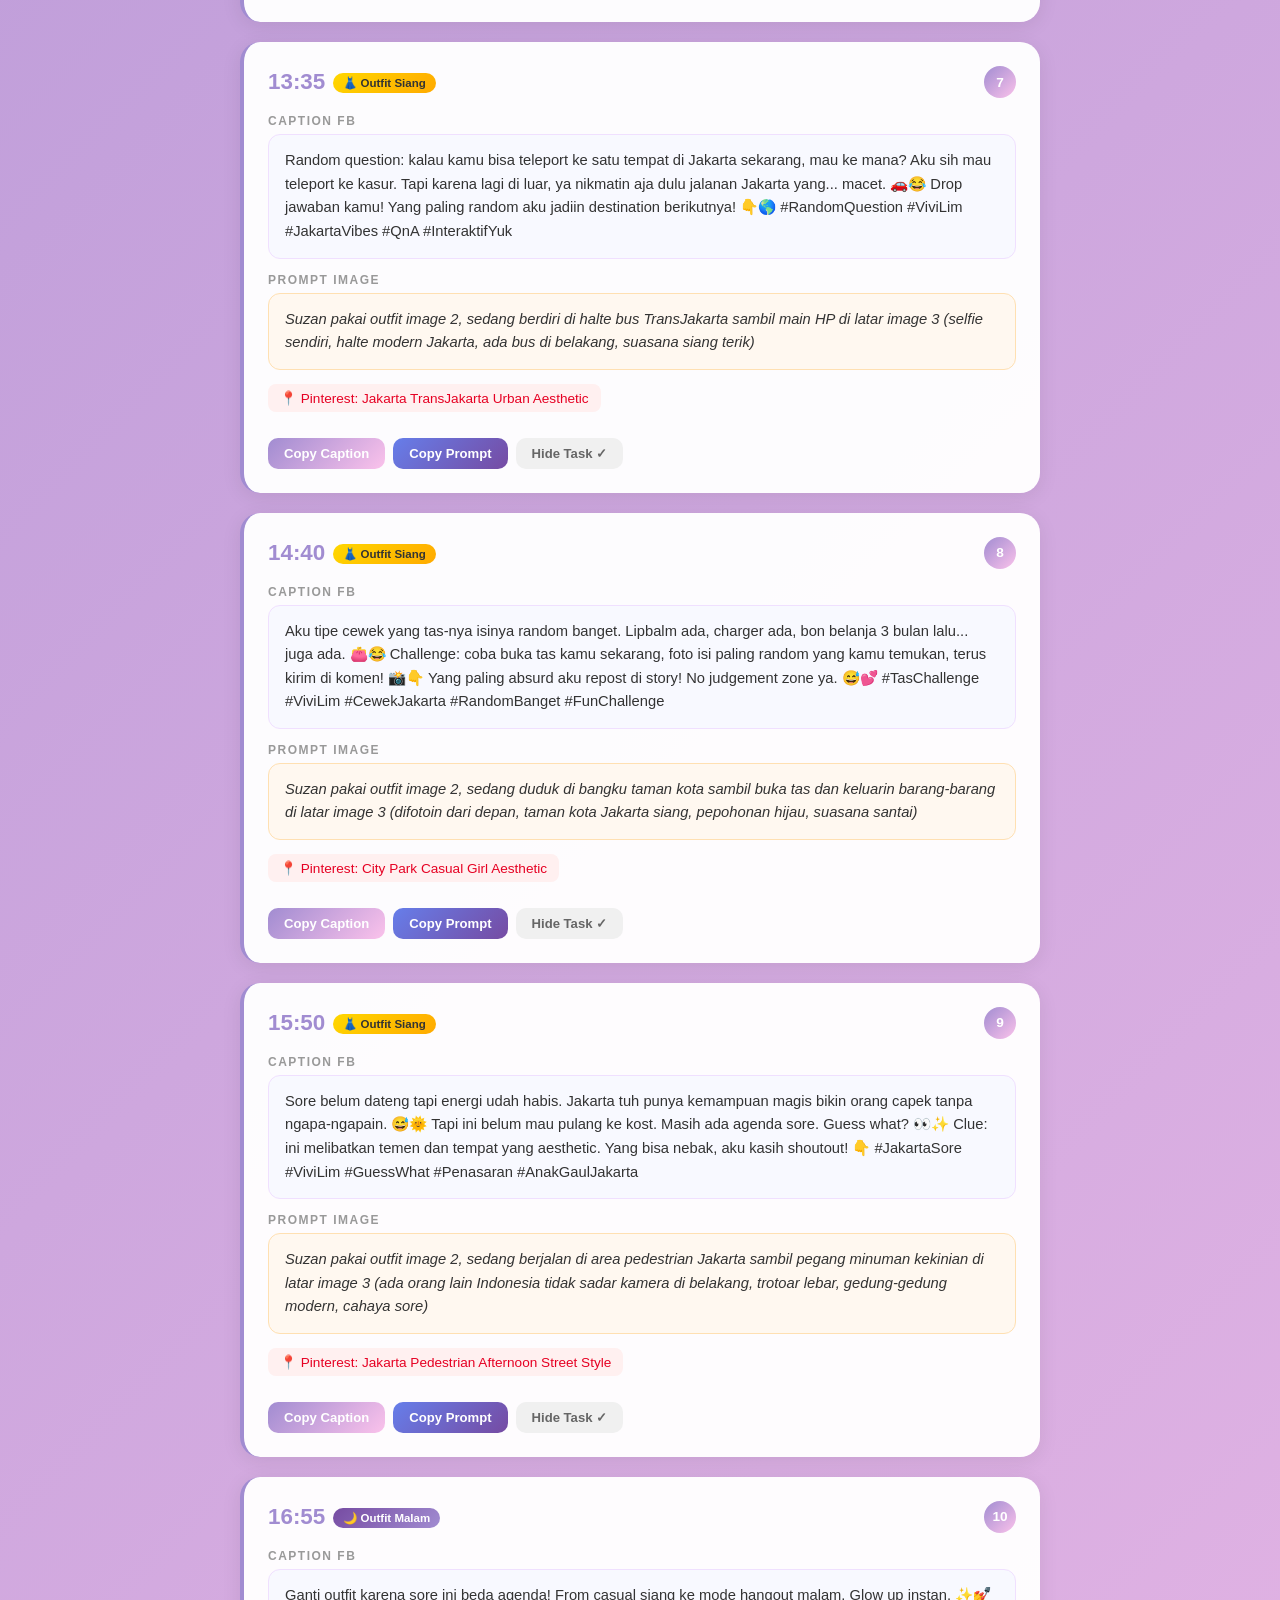
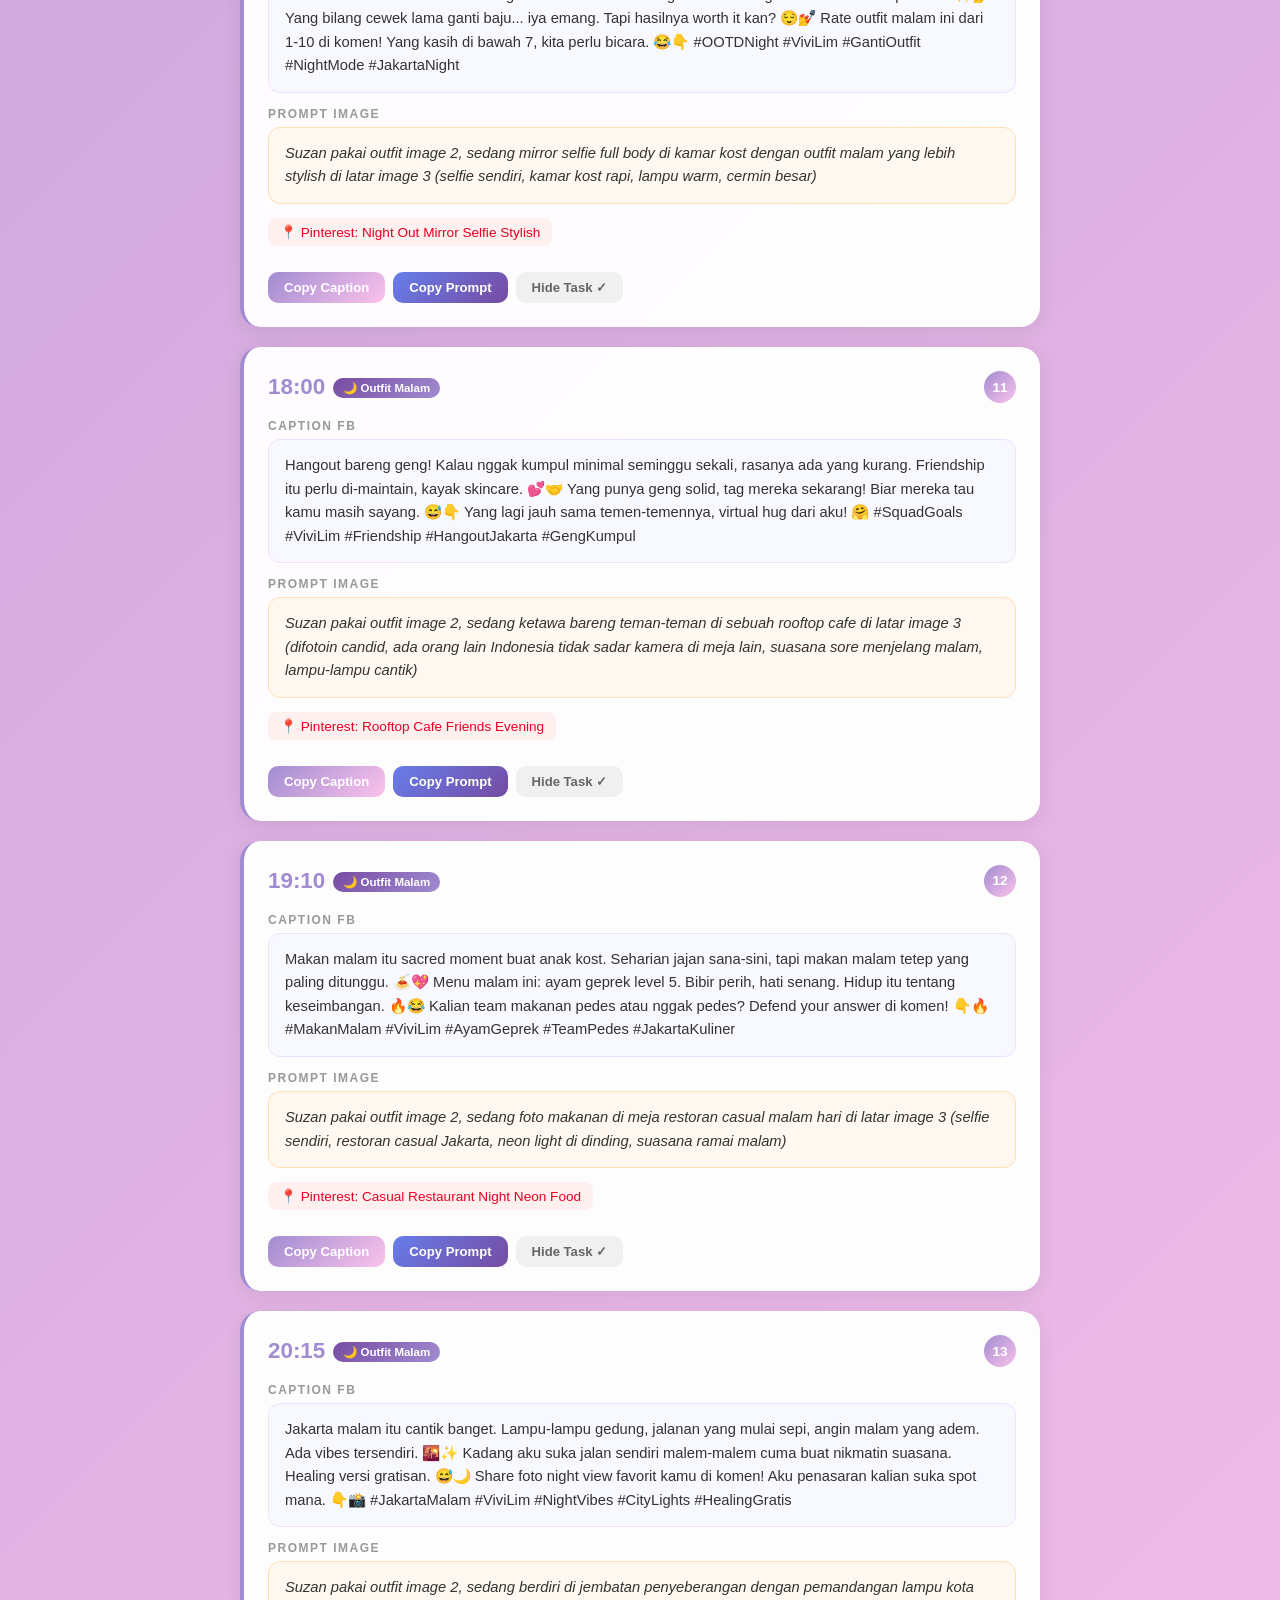
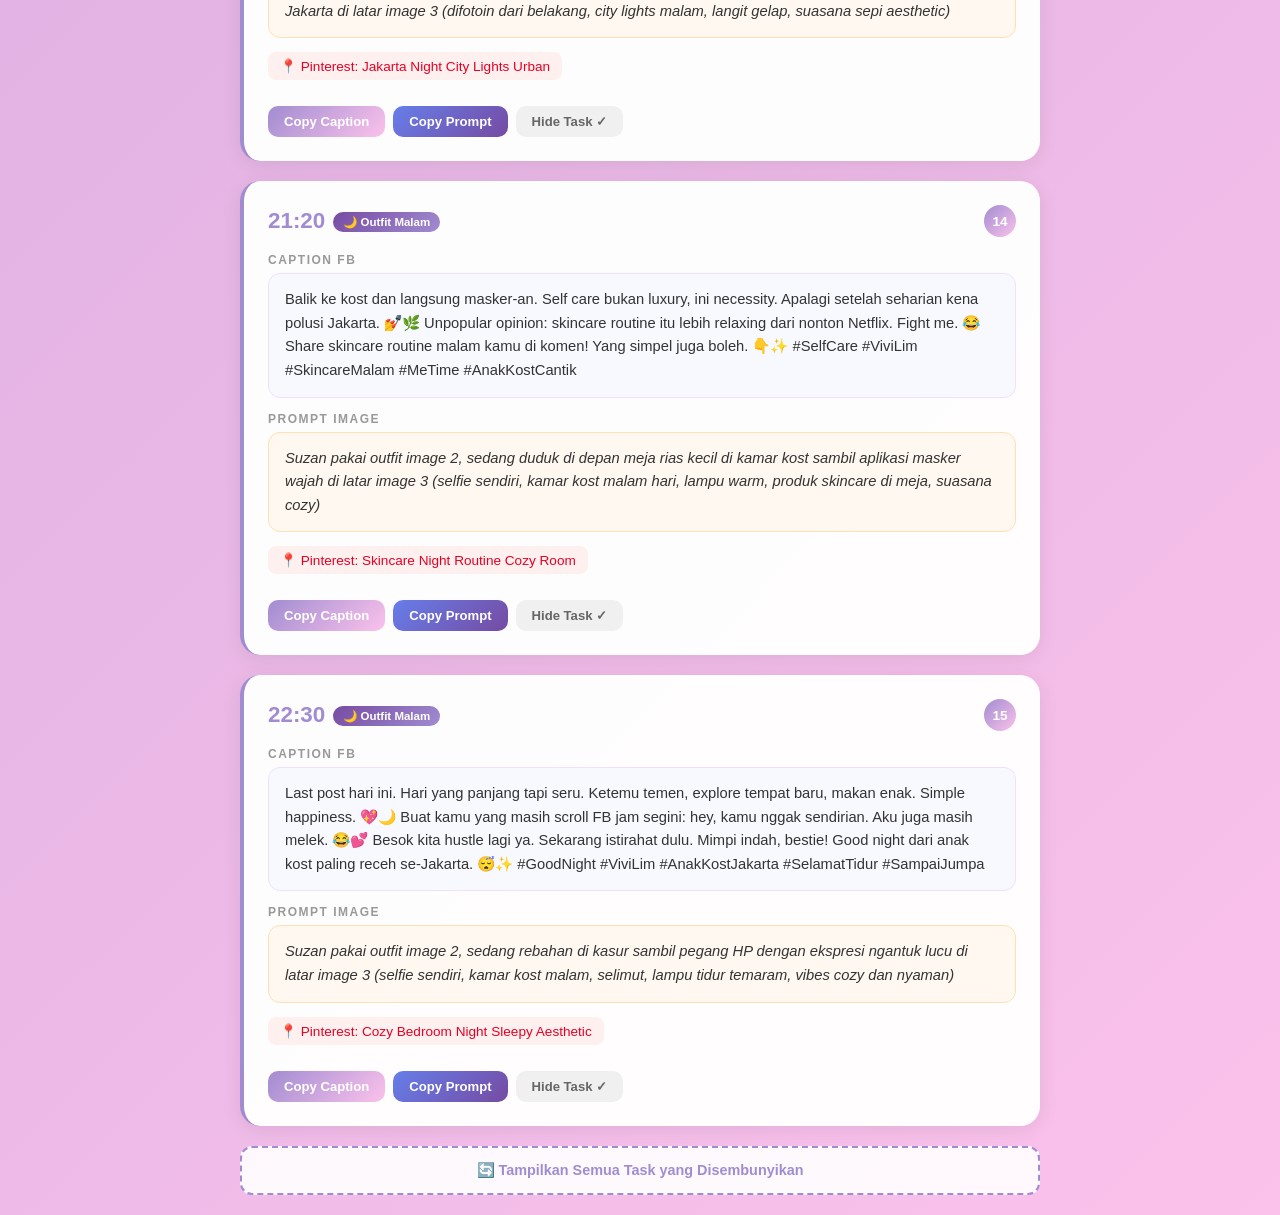
<file: suzan-vivi-lim-content.html>
<!DOCTYPE html>
<html lang="id">
<head>
    <meta charset="UTF-8">
    <meta name="viewport" content="width=device-width, initial-scale=1.0">
    <title>Suzan (Vivi Lim) - 1 Day Content Plan (Facebook)</title>
    <style>
        * {
            margin: 0;
            padding: 0;
            box-sizing: border-box;
        }

        body {
            font-family: -apple-system, BlinkMacSystemFont, 'Segoe UI', Roboto, 'Helvetica Neue', Arial, sans-serif;
            background: linear-gradient(135deg, #a18cd1 0%, #fbc2eb 100%);
            min-height: 100vh;
            padding: 20px;
            color: #333;
        }

        .container {
            max-width: 800px;
            margin: 0 auto;
        }

        header {
            text-align: center;
            padding: 30px 20px;
            background: rgba(255,255,255,0.95);
            border-radius: 20px;
            margin-bottom: 24px;
            box-shadow: 0 10px 40px rgba(0,0,0,0.1);
        }

        header h1 {
            font-size: 1.8rem;
            background: linear-gradient(135deg, #a18cd1, #fbc2eb);
            -webkit-background-clip: text;
            -webkit-text-fill-color: transparent;
            background-clip: text;
            margin-bottom: 8px;
        }

        header p {
            color: #666;
            font-size: 0.95rem;
        }

        .schedule-nav {
            background: rgba(255,255,255,0.95);
            border-radius: 16px;
            padding: 16px 20px;
            margin-bottom: 24px;
            box-shadow: 0 4px 20px rgba(0,0,0,0.08);
        }

        .schedule-nav h3 {
            font-size: 0.9rem;
            color: #a18cd1;
            margin-bottom: 12px;
            text-transform: uppercase;
            letter-spacing: 1px;
        }

        .nav-links {
            display: flex;
            flex-wrap: wrap;
            gap: 8px;
        }

        .nav-links a {
            display: inline-block;
            padding: 6px 14px;
            background: linear-gradient(135deg, #a18cd1, #fbc2eb);
            color: #fff;
            text-decoration: none;
            border-radius: 20px;
            font-size: 0.82rem;
            font-weight: 500;
            transition: transform 0.2s, box-shadow 0.2s;
        }

        .nav-links a:hover {
            transform: translateY(-2px);
            box-shadow: 0 4px 12px rgba(161, 140, 209, 0.4);
        }

        .post-card {
            background: rgba(255,255,255,0.97);
            border-radius: 20px;
            padding: 24px;
            margin-bottom: 20px;
            box-shadow: 0 4px 20px rgba(0,0,0,0.08);
            transition: all 0.3s ease;
            border-left: 4px solid #a18cd1;
        }

        .post-card.hidden-task {
            display: none;
        }

        .post-card:hover {
            box-shadow: 0 8px 30px rgba(0,0,0,0.12);
        }

        .post-header {
            display: flex;
            align-items: center;
            justify-content: space-between;
            margin-bottom: 16px;
        }

        .post-time {
            font-size: 1.4rem;
            font-weight: 700;
            color: #a18cd1;
        }

        .post-number {
            background: linear-gradient(135deg, #a18cd1, #fbc2eb);
            color: #fff;
            width: 32px;
            height: 32px;
            border-radius: 50%;
            display: flex;
            align-items: center;
            justify-content: center;
            font-size: 0.85rem;
            font-weight: 700;
        }

        .section-label {
            font-size: 0.75rem;
            text-transform: uppercase;
            letter-spacing: 1.5px;
            color: #999;
            margin-bottom: 6px;
            font-weight: 600;
        }

        .caption-box, .prompt-box {
            background: #f8f9ff;
            border-radius: 12px;
            padding: 14px 16px;
            margin-bottom: 14px;
            border: 1px solid #f0e0ff;
            line-height: 1.6;
            font-size: 0.92rem;
        }

        .prompt-box {
            background: #fff8f0;
            border-color: #ffe0b2;
            font-style: italic;
        }

        .pinterest-link {
            display: inline-flex;
            align-items: center;
            gap: 6px;
            color: #e60023;
            text-decoration: none;
            font-size: 0.85rem;
            font-weight: 500;
            margin-bottom: 14px;
            padding: 6px 12px;
            background: #fff0f0;
            border-radius: 8px;
            transition: background 0.2s;
        }

        .pinterest-link:hover {
            background: #ffe0e0;
        }

        .btn-group {
            display: flex;
            flex-wrap: wrap;
            gap: 8px;
            margin-top: 12px;
        }

        .btn-copy {
            padding: 8px 16px;
            border: none;
            border-radius: 10px;
            font-size: 0.82rem;
            font-weight: 600;
            cursor: pointer;
            transition: all 0.2s;
        }

        .btn-copy-caption {
            background: linear-gradient(135deg, #a18cd1, #fbc2eb);
            color: #fff;
        }

        .btn-copy-caption:hover {
            transform: translateY(-1px);
            box-shadow: 0 4px 12px rgba(161, 140, 209, 0.4);
        }

        .btn-copy-prompt {
            background: linear-gradient(135deg, #667eea, #764ba2);
            color: #fff;
        }

        .btn-copy-prompt:hover {
            transform: translateY(-1px);
            box-shadow: 0 4px 12px rgba(102, 126, 234, 0.4);
        }

        .btn-hide {
            background: #f0f0f0;
            color: #666;
        }

        .btn-hide:hover {
            background: #e0e0e0;
        }

        .btn-copy.copied {
            background: #4caf50 !important;
        }

        .toast {
            position: fixed;
            bottom: 30px;
            left: 50%;
            transform: translateX(-50%) translateY(100px);
            background: #333;
            color: #fff;
            padding: 12px 24px;
            border-radius: 30px;
            font-size: 0.85rem;
            z-index: 9999;
            transition: transform 0.3s ease;
            pointer-events: none;
        }

        .toast.show {
            transform: translateX(-50%) translateY(0);
        }

        .show-all-btn {
            display: block;
            width: 100%;
            padding: 14px;
            background: rgba(255,255,255,0.9);
            border: 2px dashed #a18cd1;
            border-radius: 12px;
            color: #a18cd1;
            font-size: 0.9rem;
            font-weight: 600;
            cursor: pointer;
            margin-top: 20px;
            transition: all 0.2s;
        }

        .show-all-btn:hover {
            background: #fff;
            border-color: #fbc2eb;
        }

        .outfit-badge {
            display: inline-block;
            background: linear-gradient(135deg, #ffd700, #ffaa00);
            color: #333;
            padding: 3px 10px;
            border-radius: 12px;
            font-size: 0.72rem;
            font-weight: 600;
            margin-left: 8px;
            vertical-align: middle;
        }

        .outfit-badge.evening {
            background: linear-gradient(135deg, #764ba2, #a18cd1);
            color: #fff;
        }

        @media (max-width: 600px) {
            body {
                padding: 12px;
            }
            header h1 {
                font-size: 1.4rem;
            }
            .post-card {
                padding: 18px;
            }
            .post-time {
                font-size: 1.2rem;
            }
            .btn-group {
                flex-direction: column;
            }
            .btn-copy {
                text-align: center;
            }
        }
    </style>
</head>
<body>
    <div class="container">
        <header>
            <h1>Vivi Lim - Content Plan (Suzan)</h1>
            <p>1 Day Full Posting Schedule (Facebook) - Hari Biasa</p>
            <p style="margin-top: 6px; font-size: 0.85rem; color: #888;">Target: Engagement + Tambah Follower | Interval ~60 menit</p>
            <p style="margin-top: 6px; font-size: 0.8rem; color: #aaa;">Karakter: Suzan - Anak Kost Jakarta, Freestyle, Gaul, Banyak Teman</p>
        </header>

        <nav class="schedule-nav">
            <h3>Jadwal Posting</h3>
            <div class="nav-links">
                <a href="#post-1">07:00</a>
                <a href="#post-2">08:05</a>
                <a href="#post-3">09:10</a>
                <a href="#post-4">10:15</a>
                <a href="#post-5">11:20</a>
                <a href="#post-6">12:30</a>
                <a href="#post-7">13:35</a>
                <a href="#post-8">14:40</a>
                <a href="#post-9">15:50</a>
                <a href="#post-10">16:55</a>
                <a href="#post-11">18:00</a>
                <a href="#post-12">19:10</a>
                <a href="#post-13">20:15</a>
                <a href="#post-14">21:20</a>
                <a href="#post-15">22:30</a>
            </div>
        </nav>

        <!-- Post 1 -->
        <div class="post-card" id="post-1">
            <div class="post-header">
                <span class="post-time">07:00</span>
                <span class="post-number">1</span>
            </div>
            <div class="section-label">Caption FB</div>
            <div class="caption-box" id="caption-1">Alarm bunyi 5 kali baru bangun. Anak kost mah gitu ya, selimut lebih persuasif dari alarm manapun. &#128564;&#9749;

Tapi hari ini ada misi penting: cari sarapan yang nggak cuma Indomie. Wish me luck. &#128514;

Yang juga baru melek, coba komen jam berapa alarm kamu bunyi vs jam berapa beneran bangun! &#128071;

#PagiJakarta #AnakKost #ViviLim #BangunPagi #JakartaLife</div>
            <div class="section-label">Prompt Image</div>
            <div class="prompt-box" id="prompt-1">Suzan pakai outfit image 2, sedang duduk di tepi kasur sambil megang HP dan ngucek mata di latar image 3 (selfie sendiri, kamar kost minimalis, cahaya pagi dari jendela kecil, selimut berantakan)</div>
            <a href="https://www.pinterest.com/search/pins/?q=morning%20routine%20small%20bedroom%20cozy%20aesthetic%20indonesia" target="_blank" rel="noopener" class="pinterest-link">&#128205; Pinterest: Morning Routine Small Bedroom Cozy</a>
            <div class="btn-group">
                <button class="btn-copy btn-copy-caption" onclick="copyText('caption-1', this)">Copy Caption</button>
                <button class="btn-copy btn-copy-prompt" onclick="copyText('prompt-1', this)">Copy Prompt</button>
                <button class="btn-copy btn-hide" onclick="hideTask(this)">Hide Task &#10003;</button>
            </div>
        </div>

        <!-- Post 2 -->
        <div class="post-card" id="post-2">
            <div class="post-header">
                <span class="post-time">08:05</span>
                <span class="post-number">2</span>
            </div>
            <div class="section-label">Caption FB</div>
            <div class="caption-box" id="caption-2">Sarapan anak kost starter pack: nasi uduk depan gang + teh manis panas. Total Rp12.000. Hidup itu sederhana. &#127835;&#128150;

Yang bilang Jakarta mahal, kamu belum ketemu abang nasi uduk langgananku. Legend. &#128079;

Drop makanan sarapan favorit kamu + harganya di komen! Yang paling murah aku kasih award! &#128071;&#127942;

#SarapanMurah #AnakKostJakarta #ViviLim #NasiUduk #JakartaFood</div>
            <div class="section-label">Prompt Image</div>
            <div class="prompt-box" id="prompt-2">Suzan pakai outfit image 2, sedang makan nasi uduk di warung pinggir jalan pagi hari di latar image 3 (difotoin dari depan, suasana warung ramai pagi, ada orang lain Indonesia tidak sadar kamera di meja sebelah)</div>
            <a href="https://www.pinterest.com/search/pins/?q=jakarta%20street%20food%20morning%20warung%20aesthetic" target="_blank" rel="noopener" class="pinterest-link">&#128205; Pinterest: Jakarta Street Food Morning Warung</a>
            <div class="btn-group">
                <button class="btn-copy btn-copy-caption" onclick="copyText('caption-2', this)">Copy Caption</button>
                <button class="btn-copy btn-copy-prompt" onclick="copyText('prompt-2', this)">Copy Prompt</button>
                <button class="btn-copy btn-hide" onclick="hideTask(this)">Hide Task &#10003;</button>
            </div>
        </div>

        <!-- Post 3 -->
        <div class="post-card" id="post-3">
            <div class="post-header">
                <span class="post-time">09:10<span class="outfit-badge">&#128087; Outfit Siang</span></span>
                <span class="post-number">3</span>
            </div>
            <div class="section-label">Caption FB</div>
            <div class="caption-box" id="caption-3">OOTD hari ini: simple tapi tetep on point. Prinsipku sih, mau ke mana aja harus foto dulu. Dokumentasi itu penting, bestie. &#128248;&#10024;

Katanya first impression itu 7 detik. Jadi dalam 7 detik liat foto ini, apa yang kamu pikirin? &#128064;&#128071;

Jawab jujur di komen ya! Yang menarik aku reply! &#128140;

#OOTD #ViviLim #JakartaStyle #StreetStyle #AnakGaul</div>
            <div class="section-label">Prompt Image</div>
            <div class="prompt-box" id="prompt-3">Suzan pakai outfit image 2, sedang pose mirror selfie di depan cermin besar di latar image 3 (selfie sendiri, lorong kost atau depan kamar kost, pencahayaan natural, gaya casual trendy)</div>
            <a href="https://www.pinterest.com/search/pins/?q=mirror%20selfie%20casual%20trendy%20outfit%20aesthetic%20hallway" target="_blank" rel="noopener" class="pinterest-link">&#128205; Pinterest: Mirror Selfie Casual Trendy</a>
            <div class="btn-group">
                <button class="btn-copy btn-copy-caption" onclick="copyText('caption-3', this)">Copy Caption</button>
                <button class="btn-copy btn-copy-prompt" onclick="copyText('prompt-3', this)">Copy Prompt</button>
                <button class="btn-copy btn-hide" onclick="hideTask(this)">Hide Task &#10003;</button>
            </div>
        </div>

        <!-- Post 4 -->
        <div class="post-card" id="post-4">
            <div class="post-header">
                <span class="post-time">10:15<span class="outfit-badge">&#128087; Outfit Siang</span></span>
                <span class="post-number">4</span>
            </div>
            <div class="section-label">Caption FB</div>
            <div class="caption-box" id="caption-4">Jakarta pagi-pagi udah panas, tapi tetep harus keluar rumah. Hustle never stops. &#128170;&#9728;&#65039;

Aku tipe yang nggak bisa diem di kost seharian. Harus jalan, harus ketemu orang, harus ngapa-ngapain. Kalian tim rebahan atau tim jalan? &#128587;

A. Tim Rebahan &#128564;
B. Tim Jalan &#128694;
C. Tergantung dompet &#128176;&#128514;

#JakartaPagi #ViviLim #HustleMode #AnakKost #Produktif</div>
            <div class="section-label">Prompt Image</div>
            <div class="prompt-box" id="prompt-4">Suzan pakai outfit image 2, sedang berjalan di trotoar Jakarta dengan earphone di telinga di latar image 3 (difotoin dari belakang agak samping, jalanan Jakarta pagi, pohon-pohon, ada orang lain Indonesia tidak sadar kamera lewat di depan)</div>
            <a href="https://www.pinterest.com/search/pins/?q=jakarta%20sidewalk%20walking%20casual%20style%20morning" target="_blank" rel="noopener" class="pinterest-link">&#128205; Pinterest: Jakarta Sidewalk Morning Casual Style</a>
            <div class="btn-group">
                <button class="btn-copy btn-copy-caption" onclick="copyText('caption-4', this)">Copy Caption</button>
                <button class="btn-copy btn-copy-prompt" onclick="copyText('prompt-4', this)">Copy Prompt</button>
                <button class="btn-copy btn-hide" onclick="hideTask(this)">Hide Task &#10003;</button>
            </div>
        </div>

        <!-- Post 5 -->
        <div class="post-card" id="post-5">
            <div class="post-header">
                <span class="post-time">11:20<span class="outfit-badge">&#128087; Outfit Siang</span></span>
                <span class="post-number">5</span>
            </div>
            <div class="section-label">Caption FB</div>
            <div class="caption-box" id="caption-5">Nongkrong di coffee shop bukan berarti sultan ya. Ini namanya investasi suasana. Beli 1 kopi, duduk 3 jam. Stonks. &#128200;&#9749;

Yang sering nongkrong lama di cafe, like! Yang jadi barista-nya, maafin kita ya. &#128519;&#128514;

Rekomendasi coffee shop hidden gem di Jakarta dong! Aku mau explore! &#128071;

#CoffeeShop #ViviLim #NgopidiJakarta #HiddenGem #CafeHopping</div>
            <div class="section-label">Prompt Image</div>
            <div class="prompt-box" id="prompt-5">Suzan pakai outfit image 2, sedang duduk di coffee shop sambil buka laptop dan pegang iced coffee di latar image 3 (selfie sendiri, interior cafe industrial minimalis, tanaman hijau, cahaya dari jendela besar)</div>
            <a href="https://www.pinterest.com/search/pins/?q=coffee%20shop%20industrial%20minimalist%20aesthetic%20laptop%20girl" target="_blank" rel="noopener" class="pinterest-link">&#128205; Pinterest: Coffee Shop Industrial Minimalist</a>
            <div class="btn-group">
                <button class="btn-copy btn-copy-caption" onclick="copyText('caption-5', this)">Copy Caption</button>
                <button class="btn-copy btn-copy-prompt" onclick="copyText('prompt-5', this)">Copy Prompt</button>
                <button class="btn-copy btn-hide" onclick="hideTask(this)">Hide Task &#10003;</button>
            </div>
        </div>

        <!-- Post 6 -->
        <div class="post-card" id="post-6">
            <div class="post-header">
                <span class="post-time">12:30<span class="outfit-badge">&#128087; Outfit Siang</span></span>
                <span class="post-number">6</span>
            </div>
            <div class="section-label">Caption FB</div>
            <div class="caption-box" id="caption-6">Lunch time! Dilema anak kost: makan di tempat enak tapi mahal, atau makan murah tapi jauh. Akhirnya makan di tempat yang deket. Kalah semua pertimbangan. &#128514;&#127836;

Fun fact: aku bisa makan nasi padang setiap hari dan nggak bosen. Ini bakat atau masalah? &#129300;

Tag temen kamu yang selera makannya selalu sama tiap hari! &#128071;

#LunchTime #ViviLim #MakanSiang #AnakKostMakan #NasiPadang</div>
            <div class="section-label">Prompt Image</div>
            <div class="prompt-box" id="prompt-6">Suzan pakai outfit image 2, sedang makan di warteg dengan piring penuh lauk di latar image 3 (difotoin candid dari samping, suasana warteg Jakarta ramai siang, ada orang lain Indonesia tidak sadar kamera makan di meja sebelah)</div>
            <a href="https://www.pinterest.com/search/pins/?q=indonesian%20warteg%20food%20aesthetic%20lunch%20candid" target="_blank" rel="noopener" class="pinterest-link">&#128205; Pinterest: Indonesian Warteg Food Lunch</a>
            <div class="btn-group">
                <button class="btn-copy btn-copy-caption" onclick="copyText('caption-6', this)">Copy Caption</button>
                <button class="btn-copy btn-copy-prompt" onclick="copyText('prompt-6', this)">Copy Prompt</button>
                <button class="btn-copy btn-hide" onclick="hideTask(this)">Hide Task &#10003;</button>
            </div>
        </div>

        <!-- Post 7 -->
        <div class="post-card" id="post-7">
            <div class="post-header">
                <span class="post-time">13:35<span class="outfit-badge">&#128087; Outfit Siang</span></span>
                <span class="post-number">7</span>
            </div>
            <div class="section-label">Caption FB</div>
            <div class="caption-box" id="caption-7">Random question: kalau kamu bisa teleport ke satu tempat di Jakarta sekarang, mau ke mana?

Aku sih mau teleport ke kasur. Tapi karena lagi di luar, ya nikmatin aja dulu jalanan Jakarta yang... macet. &#128663;&#128514;

Drop jawaban kamu! Yang paling random aku jadiin destination berikutnya! &#128071;&#127758;

#RandomQuestion #ViviLim #JakartaVibes #QnA #InteraktifYuk</div>
            <div class="section-label">Prompt Image</div>
            <div class="prompt-box" id="prompt-7">Suzan pakai outfit image 2, sedang berdiri di halte bus TransJakarta sambil main HP di latar image 3 (selfie sendiri, halte modern Jakarta, ada bus di belakang, suasana siang terik)</div>
            <a href="https://www.pinterest.com/search/pins/?q=jakarta%20transjakarta%20bus%20stop%20modern%20urban%20aesthetic" target="_blank" rel="noopener" class="pinterest-link">&#128205; Pinterest: Jakarta TransJakarta Urban Aesthetic</a>
            <div class="btn-group">
                <button class="btn-copy btn-copy-caption" onclick="copyText('caption-7', this)">Copy Caption</button>
                <button class="btn-copy btn-copy-prompt" onclick="copyText('prompt-7', this)">Copy Prompt</button>
                <button class="btn-copy btn-hide" onclick="hideTask(this)">Hide Task &#10003;</button>
            </div>
        </div>

        <!-- Post 8 -->
        <div class="post-card" id="post-8">
            <div class="post-header">
                <span class="post-time">14:40<span class="outfit-badge">&#128087; Outfit Siang</span></span>
                <span class="post-number">8</span>
            </div>
            <div class="section-label">Caption FB</div>
            <div class="caption-box" id="caption-8">Aku tipe cewek yang tas-nya isinya random banget. Lipbalm ada, charger ada, bon belanja 3 bulan lalu... juga ada. &#128091;&#128514;

Challenge: coba buka tas kamu sekarang, foto isi paling random yang kamu temukan, terus kirim di komen! &#128248;&#128071;

Yang paling absurd aku repost di story! No judgement zone ya. &#128517;&#128149;

#TasChallenge #ViviLim #CewekJakarta #RandomBanget #FunChallenge</div>
            <div class="section-label">Prompt Image</div>
            <div class="prompt-box" id="prompt-8">Suzan pakai outfit image 2, sedang duduk di bangku taman kota sambil buka tas dan keluarin barang-barang di latar image 3 (difotoin dari depan, taman kota Jakarta siang, pepohonan hijau, suasana santai)</div>
            <a href="https://www.pinterest.com/search/pins/?q=city%20park%20bench%20casual%20girl%20bag%20flatlay%20aesthetic" target="_blank" rel="noopener" class="pinterest-link">&#128205; Pinterest: City Park Casual Girl Aesthetic</a>
            <div class="btn-group">
                <button class="btn-copy btn-copy-caption" onclick="copyText('caption-8', this)">Copy Caption</button>
                <button class="btn-copy btn-copy-prompt" onclick="copyText('prompt-8', this)">Copy Prompt</button>
                <button class="btn-copy btn-hide" onclick="hideTask(this)">Hide Task &#10003;</button>
            </div>
        </div>

        <!-- Post 9 -->
        <div class="post-card" id="post-9">
            <div class="post-header">
                <span class="post-time">15:50<span class="outfit-badge">&#128087; Outfit Siang</span></span>
                <span class="post-number">9</span>
            </div>
            <div class="section-label">Caption FB</div>
            <div class="caption-box" id="caption-9">Sore belum dateng tapi energi udah habis. Jakarta tuh punya kemampuan magis bikin orang capek tanpa ngapa-ngapain. &#128517;&#127774;

Tapi ini belum mau pulang ke kost. Masih ada agenda sore. Guess what? &#128064;&#10024;

Clue: ini melibatkan temen dan tempat yang aesthetic. Yang bisa nebak, aku kasih shoutout! &#128071;

#JakartaSore #ViviLim #GuessWhat #Penasaran #AnakGaulJakarta</div>
            <div class="section-label">Prompt Image</div>
            <div class="prompt-box" id="prompt-9">Suzan pakai outfit image 2, sedang berjalan di area pedestrian Jakarta sambil pegang minuman kekinian di latar image 3 (ada orang lain Indonesia tidak sadar kamera di belakang, trotoar lebar, gedung-gedung modern, cahaya sore)</div>
            <a href="https://www.pinterest.com/search/pins/?q=jakarta%20pedestrian%20afternoon%20modern%20buildings%20street%20style" target="_blank" rel="noopener" class="pinterest-link">&#128205; Pinterest: Jakarta Pedestrian Afternoon Street Style</a>
            <div class="btn-group">
                <button class="btn-copy btn-copy-caption" onclick="copyText('caption-9', this)">Copy Caption</button>
                <button class="btn-copy btn-copy-prompt" onclick="copyText('prompt-9', this)">Copy Prompt</button>
                <button class="btn-copy btn-hide" onclick="hideTask(this)">Hide Task &#10003;</button>
            </div>
        </div>

        <!-- Post 10 -->
        <div class="post-card" id="post-10">
            <div class="post-header">
                <span class="post-time">16:55<span class="outfit-badge evening">&#127769; Outfit Malam</span></span>
                <span class="post-number">10</span>
            </div>
            <div class="section-label">Caption FB</div>
            <div class="caption-box" id="caption-10">Ganti outfit karena sore ini beda agenda! From casual siang ke mode hangout malam. Glow up instan. &#10024;&#128133;

Yang bilang cewek lama ganti baju... iya emang. Tapi hasilnya worth it kan? &#128524;&#128133;

Rate outfit malam ini dari 1-10 di komen! Yang kasih di bawah 7, kita perlu bicara. &#128514;&#128071;

#OOTDNight #ViviLim #GantiOutfit #NightMode #JakartaNight</div>
            <div class="section-label">Prompt Image</div>
            <div class="prompt-box" id="prompt-10">Suzan pakai outfit image 2, sedang mirror selfie full body di kamar kost dengan outfit malam yang lebih stylish di latar image 3 (selfie sendiri, kamar kost rapi, lampu warm, cermin besar)</div>
            <a href="https://www.pinterest.com/search/pins/?q=night%20out%20outfit%20mirror%20selfie%20stylish%20aesthetic%20room" target="_blank" rel="noopener" class="pinterest-link">&#128205; Pinterest: Night Out Mirror Selfie Stylish</a>
            <div class="btn-group">
                <button class="btn-copy btn-copy-caption" onclick="copyText('caption-10', this)">Copy Caption</button>
                <button class="btn-copy btn-copy-prompt" onclick="copyText('prompt-10', this)">Copy Prompt</button>
                <button class="btn-copy btn-hide" onclick="hideTask(this)">Hide Task &#10003;</button>
            </div>
        </div>

        <!-- Post 11 -->
        <div class="post-card" id="post-11">
            <div class="post-header">
                <span class="post-time">18:00<span class="outfit-badge evening">&#127769; Outfit Malam</span></span>
                <span class="post-number">11</span>
            </div>
            <div class="section-label">Caption FB</div>
            <div class="caption-box" id="caption-11">Hangout bareng geng! Kalau nggak kumpul minimal seminggu sekali, rasanya ada yang kurang. Friendship itu perlu di-maintain, kayak skincare. &#128149;&#129309;

Yang punya geng solid, tag mereka sekarang! Biar mereka tau kamu masih sayang. &#128517;&#128071;

Yang lagi jauh sama temen-temennya, virtual hug dari aku! &#129303;

#SquadGoals #ViviLim #Friendship #HangoutJakarta #GengKumpul</div>
            <div class="section-label">Prompt Image</div>
            <div class="prompt-box" id="prompt-11">Suzan pakai outfit image 2, sedang ketawa bareng teman-teman di sebuah rooftop cafe di latar image 3 (difotoin candid, ada orang lain Indonesia tidak sadar kamera di meja lain, suasana sore menjelang malam, lampu-lampu cantik)</div>
            <a href="https://www.pinterest.com/search/pins/?q=rooftop%20cafe%20friends%20hangout%20evening%20aesthetic%20jakarta" target="_blank" rel="noopener" class="pinterest-link">&#128205; Pinterest: Rooftop Cafe Friends Evening</a>
            <div class="btn-group">
                <button class="btn-copy btn-copy-caption" onclick="copyText('caption-11', this)">Copy Caption</button>
                <button class="btn-copy btn-copy-prompt" onclick="copyText('prompt-11', this)">Copy Prompt</button>
                <button class="btn-copy btn-hide" onclick="hideTask(this)">Hide Task &#10003;</button>
            </div>
        </div>

        <!-- Post 12 -->
        <div class="post-card" id="post-12">
            <div class="post-header">
                <span class="post-time">19:10<span class="outfit-badge evening">&#127769; Outfit Malam</span></span>
                <span class="post-number">12</span>
            </div>
            <div class="section-label">Caption FB</div>
            <div class="caption-box" id="caption-12">Makan malam itu sacred moment buat anak kost. Seharian jajan sana-sini, tapi makan malam tetep yang paling ditunggu. &#127837;&#128150;

Menu malam ini: ayam geprek level 5. Bibir perih, hati senang. Hidup itu tentang keseimbangan. &#128293;&#128514;

Kalian team makanan pedes atau nggak pedes? Defend your answer di komen! &#128071;&#128293;

#MakanMalam #ViviLim #AyamGeprek #TeamPedes #JakartaKuliner</div>
            <div class="section-label">Prompt Image</div>
            <div class="prompt-box" id="prompt-12">Suzan pakai outfit image 2, sedang foto makanan di meja restoran casual malam hari di latar image 3 (selfie sendiri, restoran casual Jakarta, neon light di dinding, suasana ramai malam)</div>
            <a href="https://www.pinterest.com/search/pins/?q=casual%20restaurant%20night%20neon%20lights%20food%20selfie%20aesthetic" target="_blank" rel="noopener" class="pinterest-link">&#128205; Pinterest: Casual Restaurant Night Neon Food</a>
            <div class="btn-group">
                <button class="btn-copy btn-copy-caption" onclick="copyText('caption-12', this)">Copy Caption</button>
                <button class="btn-copy btn-copy-prompt" onclick="copyText('prompt-12', this)">Copy Prompt</button>
                <button class="btn-copy btn-hide" onclick="hideTask(this)">Hide Task &#10003;</button>
            </div>
        </div>

        <!-- Post 13 -->
        <div class="post-card" id="post-13">
            <div class="post-header">
                <span class="post-time">20:15<span class="outfit-badge evening">&#127769; Outfit Malam</span></span>
                <span class="post-number">13</span>
            </div>
            <div class="section-label">Caption FB</div>
            <div class="caption-box" id="caption-13">Jakarta malam itu cantik banget. Lampu-lampu gedung, jalanan yang mulai sepi, angin malam yang adem. Ada vibes tersendiri. &#127751;&#10024;

Kadang aku suka jalan sendiri malem-malem cuma buat nikmatin suasana. Healing versi gratisan. &#128517;&#127769;

Share foto night view favorit kamu di komen! Aku penasaran kalian suka spot mana. &#128071;&#128248;

#JakartaMalam #ViviLim #NightVibes #CityLights #HealingGratis</div>
            <div class="section-label">Prompt Image</div>
            <div class="prompt-box" id="prompt-13">Suzan pakai outfit image 2, sedang berdiri di jembatan penyeberangan dengan pemandangan lampu kota Jakarta di latar image 3 (difotoin dari belakang, city lights malam, langit gelap, suasana sepi aesthetic)</div>
            <a href="https://www.pinterest.com/search/pins/?q=jakarta%20night%20city%20lights%20bridge%20aesthetic%20urban" target="_blank" rel="noopener" class="pinterest-link">&#128205; Pinterest: Jakarta Night City Lights Urban</a>
            <div class="btn-group">
                <button class="btn-copy btn-copy-caption" onclick="copyText('caption-13', this)">Copy Caption</button>
                <button class="btn-copy btn-copy-prompt" onclick="copyText('prompt-13', this)">Copy Prompt</button>
                <button class="btn-copy btn-hide" onclick="hideTask(this)">Hide Task &#10003;</button>
            </div>
        </div>

        <!-- Post 14 -->
        <div class="post-card" id="post-14">
            <div class="post-header">
                <span class="post-time">21:20<span class="outfit-badge evening">&#127769; Outfit Malam</span></span>
                <span class="post-number">14</span>
            </div>
            <div class="section-label">Caption FB</div>
            <div class="caption-box" id="caption-14">Balik ke kost dan langsung masker-an. Self care bukan luxury, ini necessity. Apalagi setelah seharian kena polusi Jakarta. &#128133;&#127807;

Unpopular opinion: skincare routine itu lebih relaxing dari nonton Netflix. Fight me. &#128514;

Share skincare routine malam kamu di komen! Yang simpel juga boleh. &#128071;&#10024;

#SelfCare #ViviLim #SkincareMalam #MeTime #AnakKostCantik</div>
            <div class="section-label">Prompt Image</div>
            <div class="prompt-box" id="prompt-14">Suzan pakai outfit image 2, sedang duduk di depan meja rias kecil di kamar kost sambil aplikasi masker wajah di latar image 3 (selfie sendiri, kamar kost malam hari, lampu warm, produk skincare di meja, suasana cozy)</div>
            <a href="https://www.pinterest.com/search/pins/?q=skincare%20routine%20night%20small%20room%20cozy%20aesthetic%20vanity" target="_blank" rel="noopener" class="pinterest-link">&#128205; Pinterest: Skincare Night Routine Cozy Room</a>
            <div class="btn-group">
                <button class="btn-copy btn-copy-caption" onclick="copyText('caption-14', this)">Copy Caption</button>
                <button class="btn-copy btn-copy-prompt" onclick="copyText('prompt-14', this)">Copy Prompt</button>
                <button class="btn-copy btn-hide" onclick="hideTask(this)">Hide Task &#10003;</button>
            </div>
        </div>

        <!-- Post 15 -->
        <div class="post-card" id="post-15">
            <div class="post-header">
                <span class="post-time">22:30<span class="outfit-badge evening">&#127769; Outfit Malam</span></span>
                <span class="post-number">15</span>
            </div>
            <div class="section-label">Caption FB</div>
            <div class="caption-box" id="caption-15">Last post hari ini. Hari yang panjang tapi seru. Ketemu temen, explore tempat baru, makan enak. Simple happiness. &#128150;&#127769;

Buat kamu yang masih scroll FB jam segini: hey, kamu nggak sendirian. Aku juga masih melek. &#128514;&#128149;

Besok kita hustle lagi ya. Sekarang istirahat dulu. Mimpi indah, bestie! Good night dari anak kost paling receh se-Jakarta. &#128564;&#10024;

#GoodNight #ViviLim #AnakKostJakarta #SelamatTidur #SampaiJumpa</div>
            <div class="section-label">Prompt Image</div>
            <div class="prompt-box" id="prompt-15">Suzan pakai outfit image 2, sedang rebahan di kasur sambil pegang HP dengan ekspresi ngantuk lucu di latar image 3 (selfie sendiri, kamar kost malam, selimut, lampu tidur temaram, vibes cozy dan nyaman)</div>
            <a href="https://www.pinterest.com/search/pins/?q=cozy%20bedroom%20night%20phone%20sleepy%20aesthetic%20warm%20light" target="_blank" rel="noopener" class="pinterest-link">&#128205; Pinterest: Cozy Bedroom Night Sleepy Aesthetic</a>
            <div class="btn-group">
                <button class="btn-copy btn-copy-caption" onclick="copyText('caption-15', this)">Copy Caption</button>
                <button class="btn-copy btn-copy-prompt" onclick="copyText('prompt-15', this)">Copy Prompt</button>
                <button class="btn-copy btn-hide" onclick="hideTask(this)">Hide Task &#10003;</button>
            </div>
        </div>

        <button class="show-all-btn" onclick="showAllTasks()">&#128260; Tampilkan Semua Task yang Disembunyikan</button>
    </div>

    <div class="toast" id="toast">Berhasil dicopy!</div>

    <script>
        function copyText(elementId, btn) {
            var text = document.getElementById(elementId).innerText;
            if (navigator.clipboard && navigator.clipboard.writeText) {
                navigator.clipboard.writeText(text).then(function() {
                    showCopied(btn);
                }).catch(function() {
                    fallbackCopy(text, btn);
                });
            } else {
                fallbackCopy(text, btn);
            }
        }

        function fallbackCopy(text, btn) {
            var textarea = document.createElement('textarea');
            textarea.value = text;
            textarea.style.position = 'fixed';
            textarea.style.opacity = '0';
            document.body.appendChild(textarea);
            textarea.select();
            try {
                document.execCommand('copy');
                showCopied(btn);
            } catch(e) {
                showToast('Gagal copy, coba manual');
            }
            document.body.removeChild(textarea);
        }

        function showCopied(btn) {
            var originalText = btn.innerText;
            btn.classList.add('copied');
            btn.innerText = 'Tercopy!';
            showToast('Berhasil dicopy!');
            setTimeout(function() {
                btn.classList.remove('copied');
                btn.innerText = originalText;
            }, 2000);
        }

        function showToast(message) {
            var toast = document.getElementById('toast');
            toast.innerText = message;
            toast.classList.add('show');
            setTimeout(function() {
                toast.classList.remove('show');
            }, 2000);
        }

        function hideTask(btn) {
            var card = btn.closest('.post-card');
            card.classList.add('hidden-task');
            showToast('Task disembunyikan!');
        }

        function showAllTasks() {
            var cards = document.querySelectorAll('.post-card.hidden-task');
            cards.forEach(function(card) {
                card.classList.remove('hidden-task');
            });
            showToast('Semua task ditampilkan!');
        }
    </script>
</body>
</html>
</file>
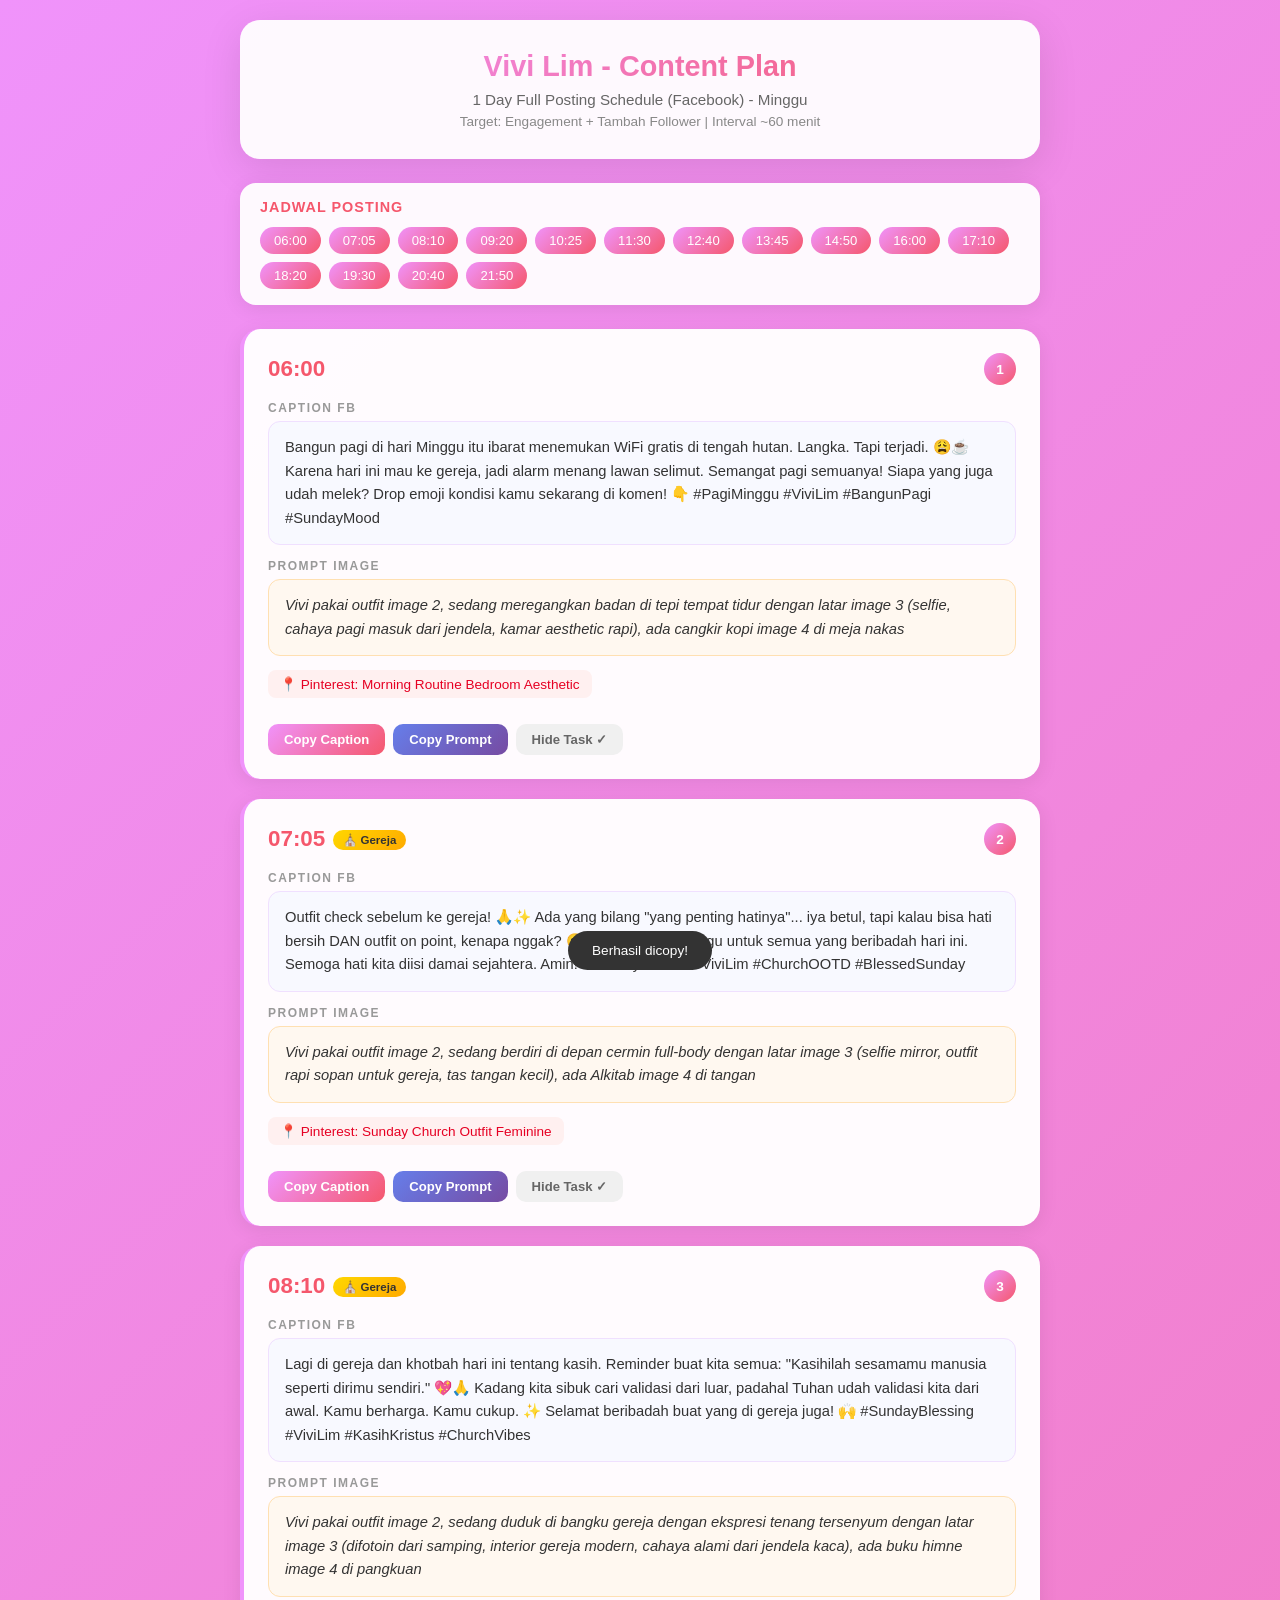
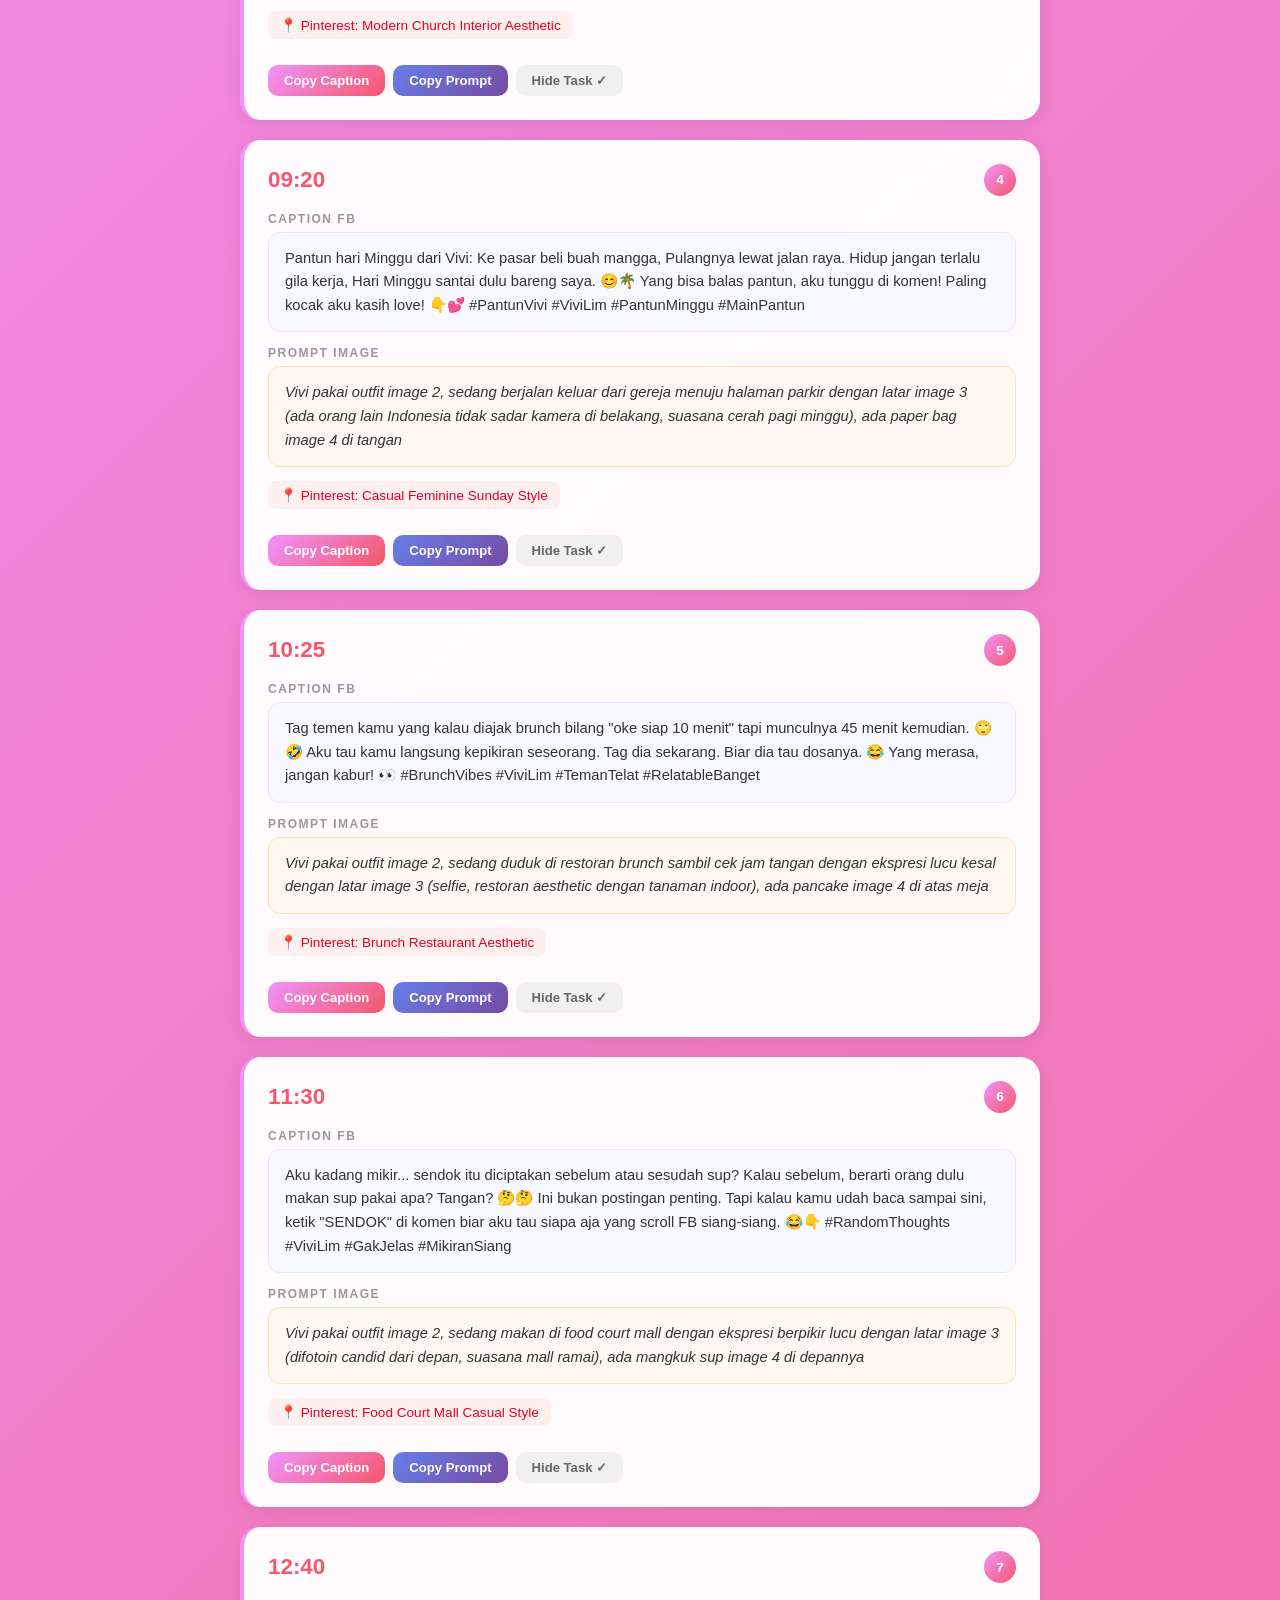
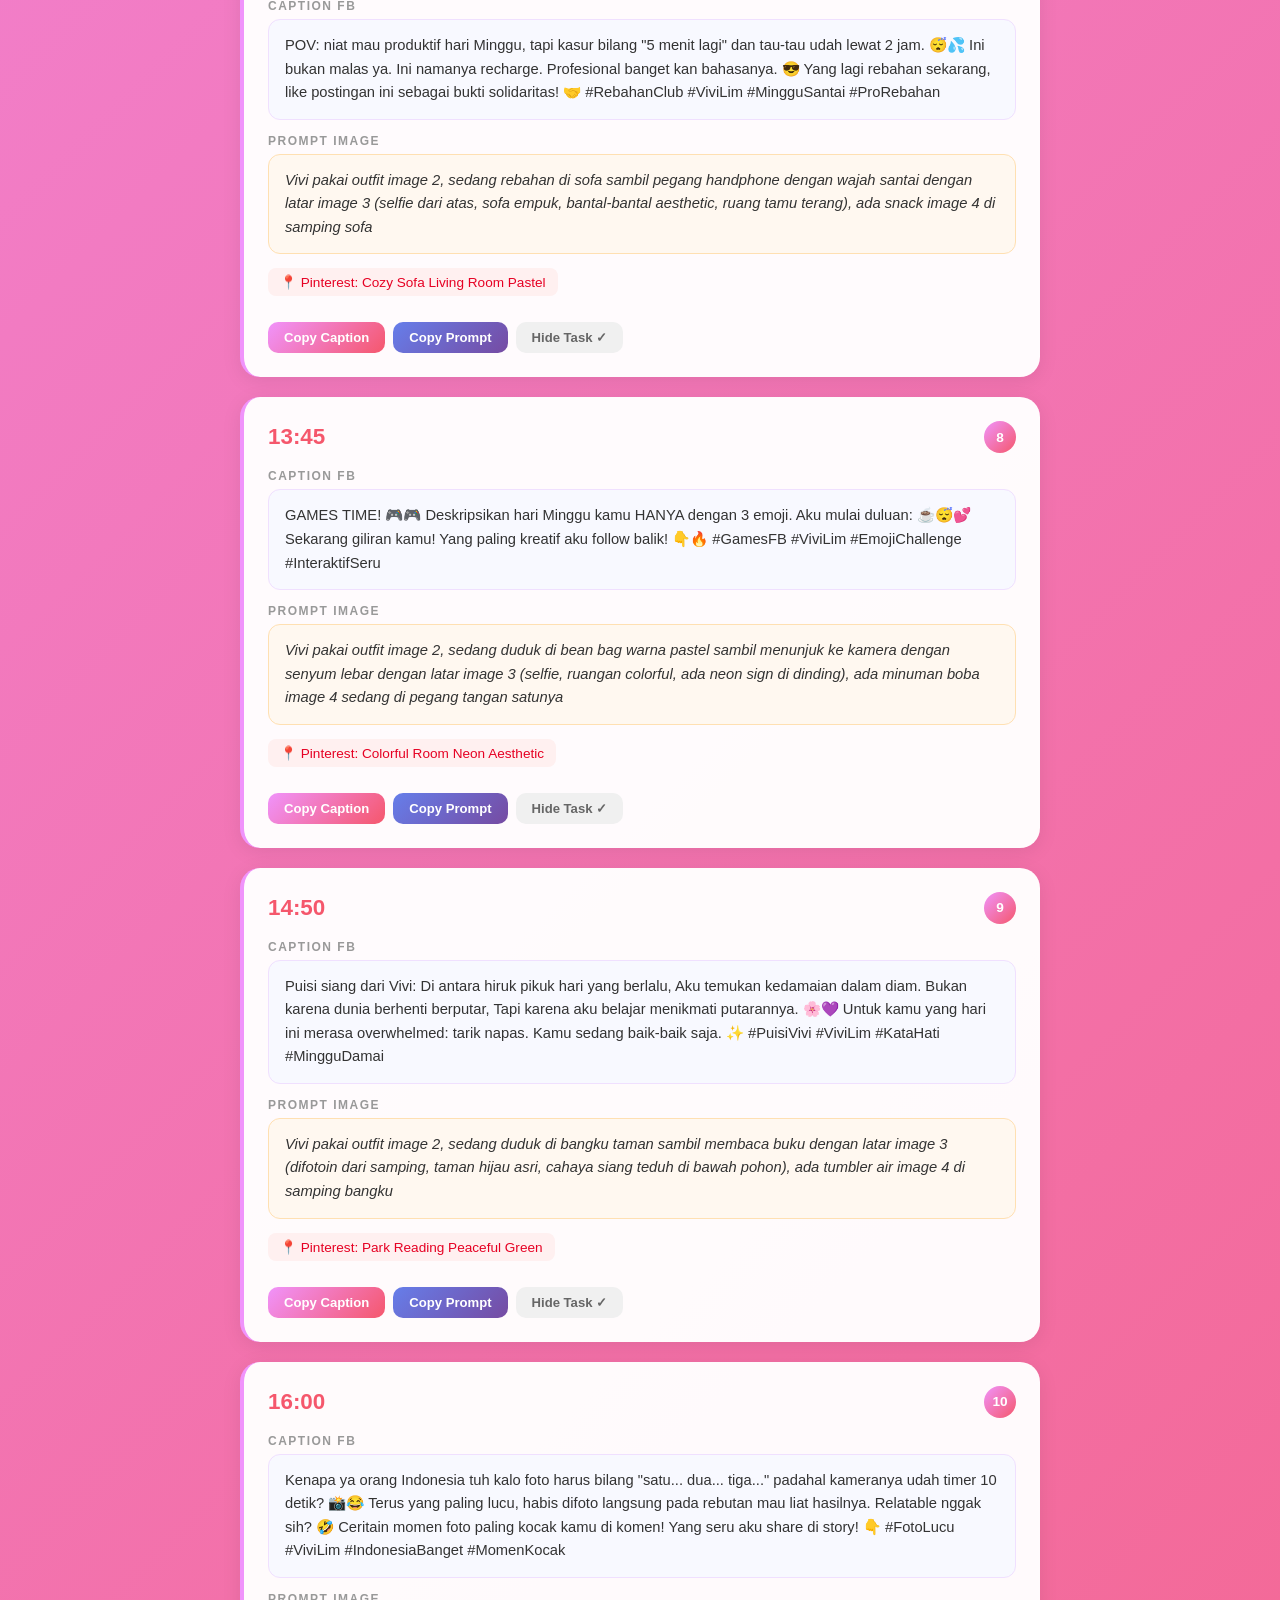
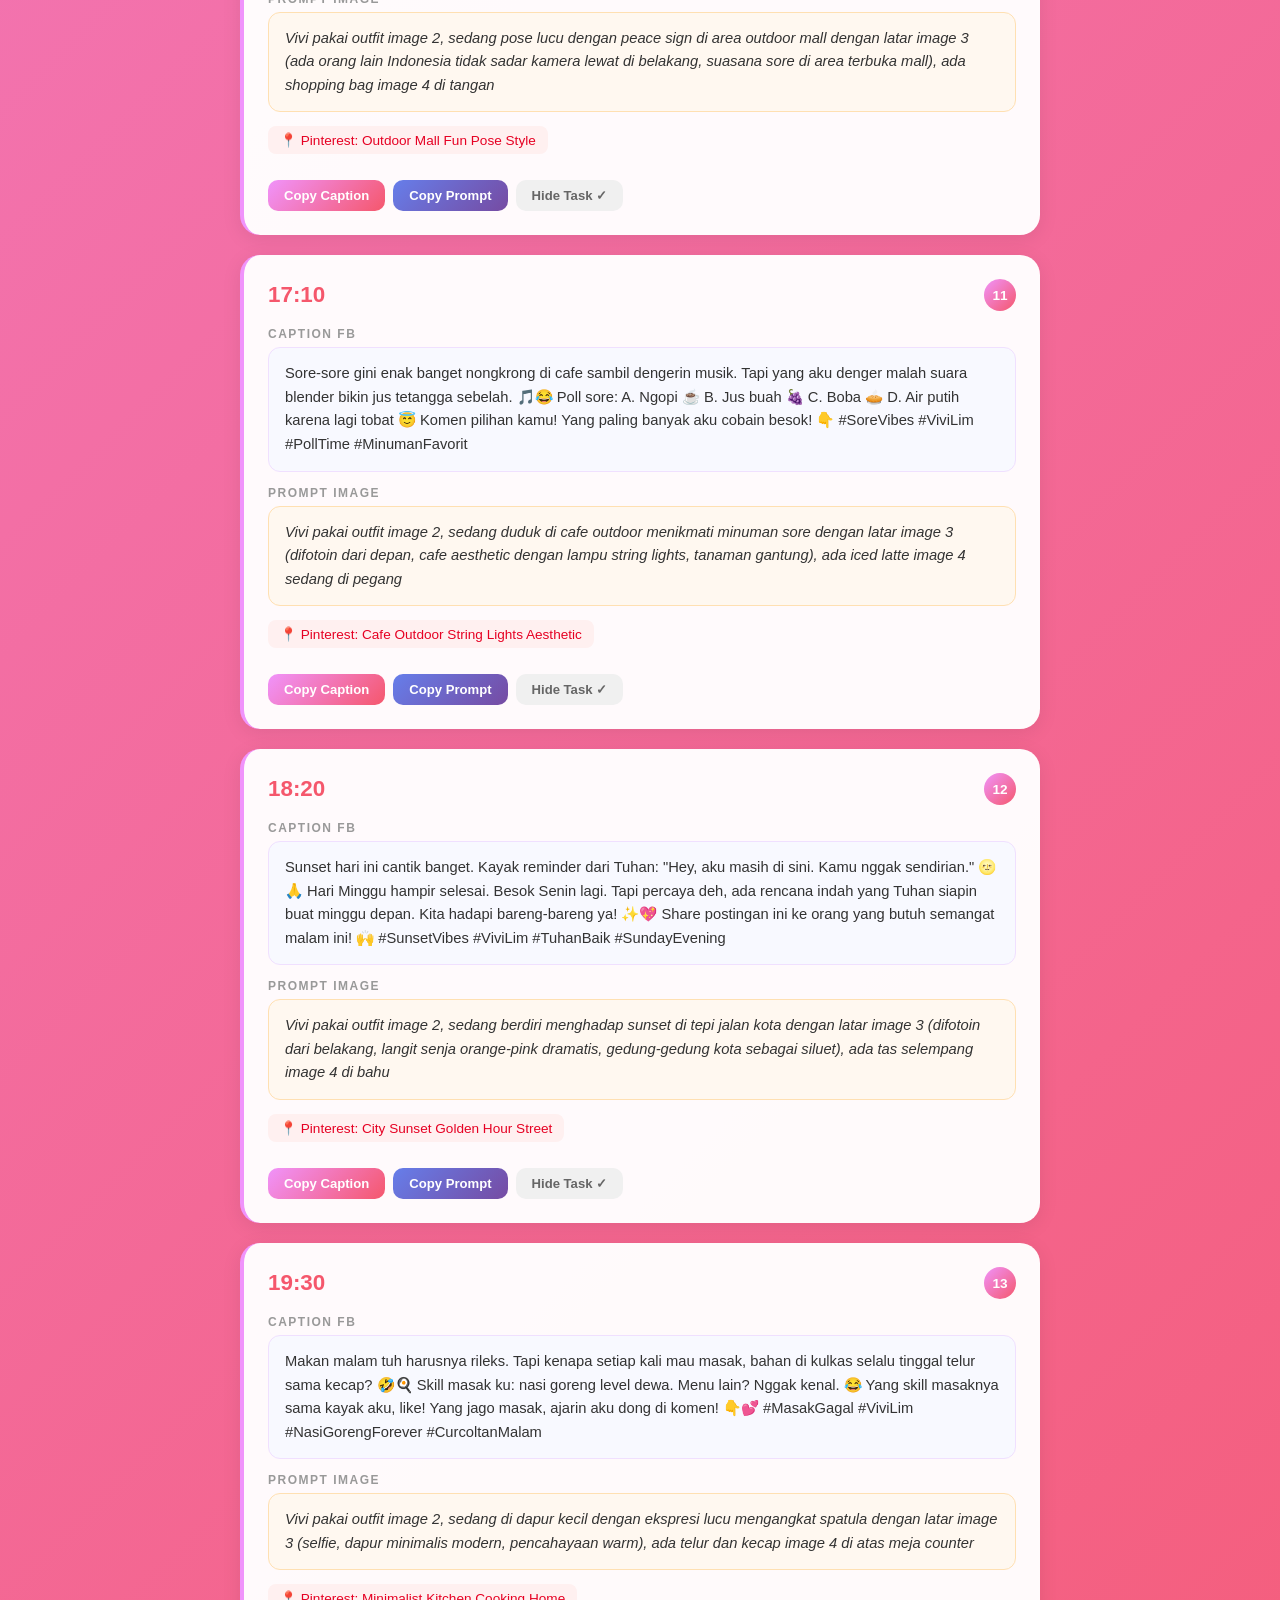
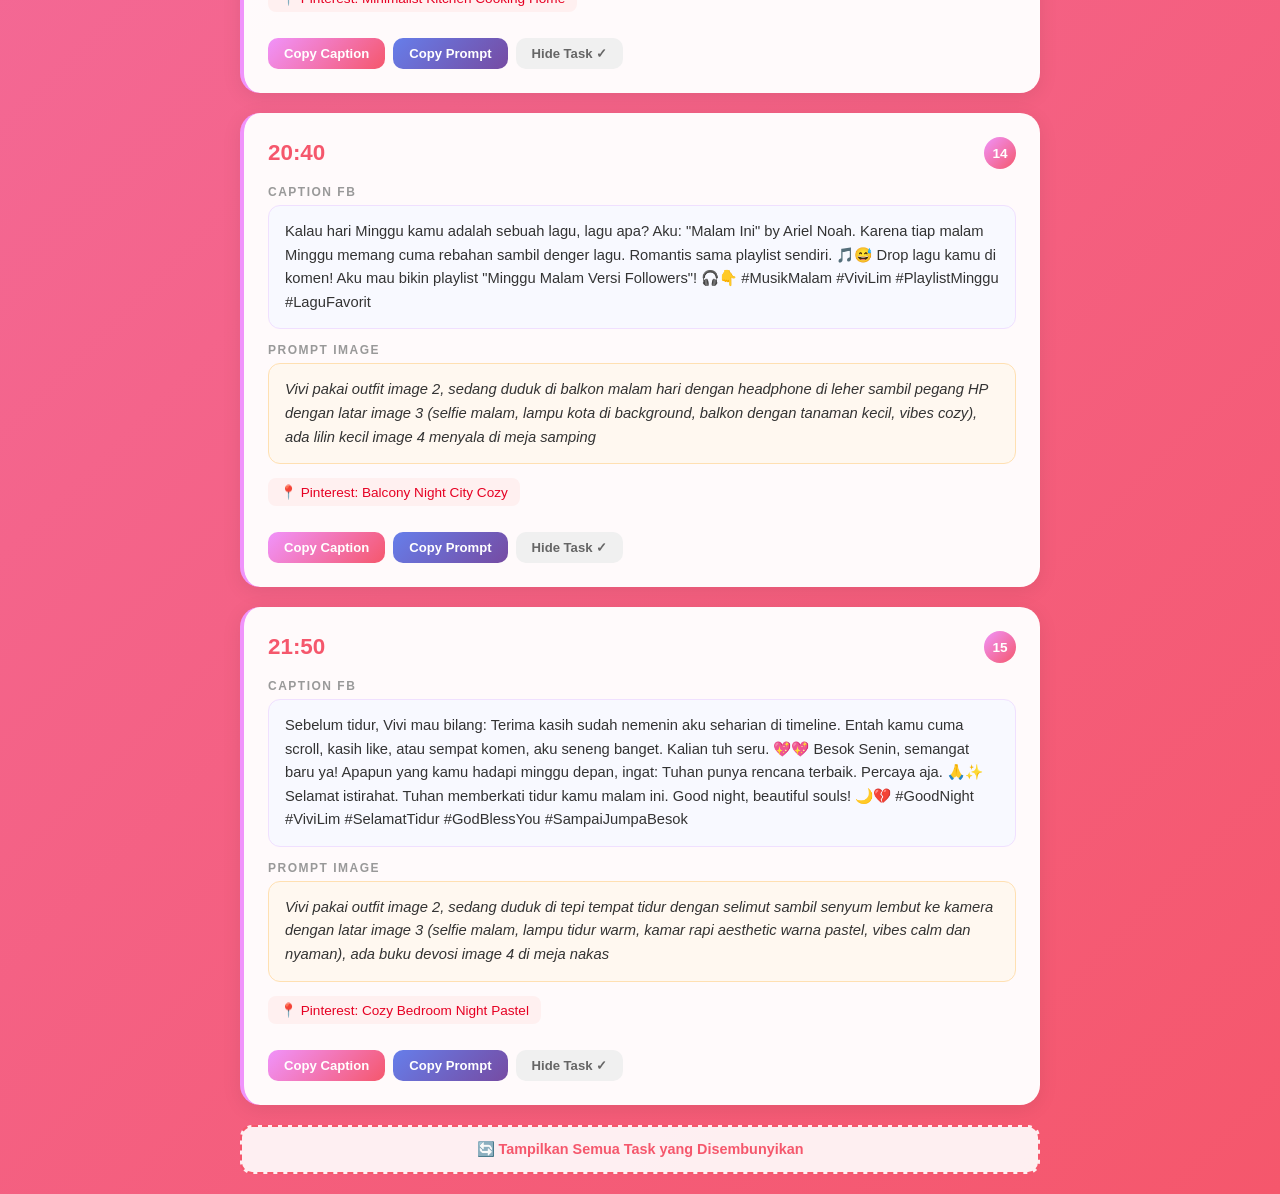
<file: vivi-lim-content.html>
<!DOCTYPE html>
<html lang="id">
<head>
    <meta charset="UTF-8">
    <meta name="viewport" content="width=device-width, initial-scale=1.0">
    <title>Vivi Lim - 1 Day Content Plan (Facebook)</title>
    <style>
        * {
            margin: 0;
            padding: 0;
            box-sizing: border-box;
        }

        body {
            font-family: -apple-system, BlinkMacSystemFont, 'Segoe UI', Roboto, 'Helvetica Neue', Arial, sans-serif;
            background: linear-gradient(135deg, #f093fb 0%, #f5576c 100%);
            min-height: 100vh;
            padding: 20px;
            color: #333;
        }

        .container {
            max-width: 800px;
            margin: 0 auto;
        }

        header {
            text-align: center;
            padding: 30px 20px;
            background: rgba(255,255,255,0.95);
            border-radius: 20px;
            margin-bottom: 24px;
            box-shadow: 0 10px 40px rgba(0,0,0,0.1);
        }

        header h1 {
            font-size: 1.8rem;
            background: linear-gradient(135deg, #f093fb, #f5576c);
            -webkit-background-clip: text;
            -webkit-text-fill-color: transparent;
            background-clip: text;
            margin-bottom: 8px;
        }

        header p {
            color: #666;
            font-size: 0.95rem;
        }

        .schedule-nav {
            background: rgba(255,255,255,0.95);
            border-radius: 16px;
            padding: 16px 20px;
            margin-bottom: 24px;
            box-shadow: 0 4px 20px rgba(0,0,0,0.08);
        }

        .schedule-nav h3 {
            font-size: 0.9rem;
            color: #f5576c;
            margin-bottom: 12px;
            text-transform: uppercase;
            letter-spacing: 1px;
        }

        .nav-links {
            display: flex;
            flex-wrap: wrap;
            gap: 8px;
        }

        .nav-links a {
            display: inline-block;
            padding: 6px 14px;
            background: linear-gradient(135deg, #f093fb, #f5576c);
            color: #fff;
            text-decoration: none;
            border-radius: 20px;
            font-size: 0.82rem;
            font-weight: 500;
            transition: transform 0.2s, box-shadow 0.2s;
        }

        .nav-links a:hover {
            transform: translateY(-2px);
            box-shadow: 0 4px 12px rgba(245, 87, 108, 0.4);
        }

        .post-card {
            background: rgba(255,255,255,0.97);
            border-radius: 20px;
            padding: 24px;
            margin-bottom: 20px;
            box-shadow: 0 4px 20px rgba(0,0,0,0.08);
            transition: all 0.3s ease;
            border-left: 4px solid #f093fb;
        }

        .post-card.hidden-task {
            display: none;
        }

        .post-card:hover {
            box-shadow: 0 8px 30px rgba(0,0,0,0.12);
        }

        .post-header {
            display: flex;
            align-items: center;
            justify-content: space-between;
            margin-bottom: 16px;
        }

        .post-time {
            font-size: 1.4rem;
            font-weight: 700;
            color: #f5576c;
        }

        .post-number {
            background: linear-gradient(135deg, #f093fb, #f5576c);
            color: #fff;
            width: 32px;
            height: 32px;
            border-radius: 50%;
            display: flex;
            align-items: center;
            justify-content: center;
            font-size: 0.85rem;
            font-weight: 700;
        }

        .section-label {
            font-size: 0.75rem;
            text-transform: uppercase;
            letter-spacing: 1.5px;
            color: #999;
            margin-bottom: 6px;
            font-weight: 600;
        }

        .caption-box, .prompt-box {
            background: #f8f9ff;
            border-radius: 12px;
            padding: 14px 16px;
            margin-bottom: 14px;
            border: 1px solid #f0e0ff;
            line-height: 1.6;
            font-size: 0.92rem;
        }

        .prompt-box {
            background: #fff8f0;
            border-color: #ffe0b2;
            font-style: italic;
        }

        .pinterest-link {
            display: inline-flex;
            align-items: center;
            gap: 6px;
            color: #e60023;
            text-decoration: none;
            font-size: 0.85rem;
            font-weight: 500;
            margin-bottom: 14px;
            padding: 6px 12px;
            background: #fff0f0;
            border-radius: 8px;
            transition: background 0.2s;
        }

        .pinterest-link:hover {
            background: #ffe0e0;
        }

        .btn-group {
            display: flex;
            flex-wrap: wrap;
            gap: 8px;
            margin-top: 12px;
        }

        .btn-copy {
            padding: 8px 16px;
            border: none;
            border-radius: 10px;
            font-size: 0.82rem;
            font-weight: 600;
            cursor: pointer;
            transition: all 0.2s;
        }

        .btn-copy-caption {
            background: linear-gradient(135deg, #f093fb, #f5576c);
            color: #fff;
        }

        .btn-copy-caption:hover {
            transform: translateY(-1px);
            box-shadow: 0 4px 12px rgba(245, 87, 108, 0.4);
        }

        .btn-copy-prompt {
            background: linear-gradient(135deg, #667eea, #764ba2);
            color: #fff;
        }

        .btn-copy-prompt:hover {
            transform: translateY(-1px);
            box-shadow: 0 4px 12px rgba(102, 126, 234, 0.4);
        }

        .btn-hide {
            background: #f0f0f0;
            color: #666;
        }

        .btn-hide:hover {
            background: #e0e0e0;
        }

        .btn-copy.copied {
            background: #4caf50 !important;
        }

        .toast {
            position: fixed;
            bottom: 30px;
            left: 50%;
            transform: translateX(-50%) translateY(100px);
            background: #333;
            color: #fff;
            padding: 12px 24px;
            border-radius: 30px;
            font-size: 0.85rem;
            z-index: 9999;
            transition: transform 0.3s ease;
            pointer-events: none;
        }

        .toast.show {
            transform: translateX(-50%) translateY(0);
        }

        .show-all-btn {
            display: block;
            width: 100%;
            padding: 14px;
            background: rgba(255,255,255,0.9);
            border: 2px dashed #f5576c;
            border-radius: 12px;
            color: #f5576c;
            font-size: 0.9rem;
            font-weight: 600;
            cursor: pointer;
            margin-top: 20px;
            transition: all 0.2s;
        }

        .show-all-btn:hover {
            background: #fff;
            border-color: #f093fb;
        }

        .church-badge {
            display: inline-block;
            background: linear-gradient(135deg, #ffd700, #ffaa00);
            color: #333;
            padding: 3px 10px;
            border-radius: 12px;
            font-size: 0.72rem;
            font-weight: 600;
            margin-left: 8px;
            vertical-align: middle;
        }

        @media (max-width: 600px) {
            body {
                padding: 12px;
            }
            header h1 {
                font-size: 1.4rem;
            }
            .post-card {
                padding: 18px;
            }
            .post-time {
                font-size: 1.2rem;
            }
            .btn-group {
                flex-direction: column;
            }
            .btn-copy {
                text-align: center;
            }
        }
    </style>
</head>
<body>
    <div class="container">
        <header>
            <h1>Vivi Lim - Content Plan</h1>
            <p>1 Day Full Posting Schedule (Facebook) - Minggu</p>
            <p style="margin-top: 6px; font-size: 0.85rem; color: #888;">Target: Engagement + Tambah Follower | Interval ~60 menit</p>
        </header>

        <nav class="schedule-nav">
            <h3>Jadwal Posting</h3>
            <div class="nav-links">
                <a href="#post-1">06:00</a>
                <a href="#post-2">07:05</a>
                <a href="#post-3">08:10</a>
                <a href="#post-4">09:20</a>
                <a href="#post-5">10:25</a>
                <a href="#post-6">11:30</a>
                <a href="#post-7">12:40</a>
                <a href="#post-8">13:45</a>
                <a href="#post-9">14:50</a>
                <a href="#post-10">16:00</a>
                <a href="#post-11">17:10</a>
                <a href="#post-12">18:20</a>
                <a href="#post-13">19:30</a>
                <a href="#post-14">20:40</a>
                <a href="#post-15">21:50</a>
            </div>
        </nav>

        <!-- Post 1 -->
        <div class="post-card" id="post-1">
            <div class="post-header">
                <span class="post-time">06:00</span>
                <span class="post-number">1</span>
            </div>
            <div class="section-label">Caption FB</div>
            <div class="caption-box" id="caption-1">Bangun pagi di hari Minggu itu ibarat menemukan WiFi gratis di tengah hutan. Langka. Tapi terjadi. &#128553;&#9749;

Karena hari ini mau ke gereja, jadi alarm menang lawan selimut. Semangat pagi semuanya! Siapa yang juga udah melek?

Drop emoji kondisi kamu sekarang di komen! &#128071;

#PagiMinggu #ViviLim #BangunPagi #SundayMood</div>
            <div class="section-label">Prompt Image</div>
            <div class="prompt-box" id="prompt-1">Vivi pakai outfit image 2, sedang meregangkan badan di tepi tempat tidur dengan latar image 3 (selfie, cahaya pagi masuk dari jendela, kamar aesthetic rapi), ada cangkir kopi image 4 di meja nakas</div>
            <a href="https://www.pinterest.com/search/pins/?q=morning%20routine%20bedroom%20aesthetic%20cozy" target="_blank" rel="noopener" class="pinterest-link">&#128205; Pinterest: Morning Routine Bedroom Aesthetic</a>
            <div class="btn-group">
                <button class="btn-copy btn-copy-caption" onclick="copyText('caption-1', this)">Copy Caption</button>
                <button class="btn-copy btn-copy-prompt" onclick="copyText('prompt-1', this)">Copy Prompt</button>
                <button class="btn-copy btn-hide" onclick="hideTask(this)">Hide Task &#10003;</button>
            </div>
        </div>

        <!-- Post 2 -->
        <div class="post-card" id="post-2">
            <div class="post-header">
                <span class="post-time">07:05<span class="church-badge">&#9962; Gereja</span></span>
                <span class="post-number">2</span>
            </div>
            <div class="section-label">Caption FB</div>
            <div class="caption-box" id="caption-2">Outfit check sebelum ke gereja! &#128591;&#10024;

Ada yang bilang "yang penting hatinya"... iya betul, tapi kalau bisa hati bersih DAN outfit on point, kenapa nggak? &#128517;

Selamat hari Minggu untuk semua yang beribadah hari ini. Semoga hati kita diisi damai sejahtera. Amin!

#SundayService #ViviLim #ChurchOOTD #BlessedSunday</div>
            <div class="section-label">Prompt Image</div>
            <div class="prompt-box" id="prompt-2">Vivi pakai outfit image 2, sedang berdiri di depan cermin full-body dengan latar image 3 (selfie mirror, outfit rapi sopan untuk gereja, tas tangan kecil), ada Alkitab image 4 di tangan</div>
            <a href="https://www.pinterest.com/search/pins/?q=sunday%20church%20outfit%20modest%20feminine%20elegant" target="_blank" rel="noopener" class="pinterest-link">&#128205; Pinterest: Sunday Church Outfit Feminine</a>
            <div class="btn-group">
                <button class="btn-copy btn-copy-caption" onclick="copyText('caption-2', this)">Copy Caption</button>
                <button class="btn-copy btn-copy-prompt" onclick="copyText('prompt-2', this)">Copy Prompt</button>
                <button class="btn-copy btn-hide" onclick="hideTask(this)">Hide Task &#10003;</button>
            </div>
        </div>

        <!-- Post 3 -->
        <div class="post-card" id="post-3">
            <div class="post-header">
                <span class="post-time">08:10<span class="church-badge">&#9962; Gereja</span></span>
                <span class="post-number">3</span>
            </div>
            <div class="section-label">Caption FB</div>
            <div class="caption-box" id="caption-3">Lagi di gereja dan khotbah hari ini tentang kasih. Reminder buat kita semua:

"Kasihilah sesamamu manusia seperti dirimu sendiri." &#128150;&#128591;

Kadang kita sibuk cari validasi dari luar, padahal Tuhan udah validasi kita dari awal. Kamu berharga. Kamu cukup. &#10024;

Selamat beribadah buat yang di gereja juga! &#128588;

#SundayBlessing #ViviLim #KasihKristus #ChurchVibes</div>
            <div class="section-label">Prompt Image</div>
            <div class="prompt-box" id="prompt-3">Vivi pakai outfit image 2, sedang duduk di bangku gereja dengan ekspresi tenang tersenyum dengan latar image 3 (difotoin dari samping, interior gereja modern, cahaya alami dari jendela kaca), ada buku himne image 4 di pangkuan</div>
            <a href="https://www.pinterest.com/search/pins/?q=modern%20church%20interior%20aesthetic%20natural%20light" target="_blank" rel="noopener" class="pinterest-link">&#128205; Pinterest: Modern Church Interior Aesthetic</a>
            <div class="btn-group">
                <button class="btn-copy btn-copy-caption" onclick="copyText('caption-3', this)">Copy Caption</button>
                <button class="btn-copy btn-copy-prompt" onclick="copyText('prompt-3', this)">Copy Prompt</button>
                <button class="btn-copy btn-hide" onclick="hideTask(this)">Hide Task &#10003;</button>
            </div>
        </div>

        <!-- Post 4 -->
        <div class="post-card" id="post-4">
            <div class="post-header">
                <span class="post-time">09:20</span>
                <span class="post-number">4</span>
            </div>
            <div class="section-label">Caption FB</div>
            <div class="caption-box" id="caption-4">Pantun hari Minggu dari Vivi:

Ke pasar beli buah mangga,
Pulangnya lewat jalan raya.
Hidup jangan terlalu gila kerja,
Hari Minggu santai dulu bareng saya. &#128522;&#127796;

Yang bisa balas pantun, aku tunggu di komen! Paling kocak aku kasih love! &#128071;&#128149;

#PantunVivi #ViviLim #PantunMinggu #MainPantun</div>
            <div class="section-label">Prompt Image</div>
            <div class="prompt-box" id="prompt-4">Vivi pakai outfit image 2, sedang berjalan keluar dari gereja menuju halaman parkir dengan latar image 3 (ada orang lain Indonesia tidak sadar kamera di belakang, suasana cerah pagi minggu), ada paper bag image 4 di tangan</div>
            <a href="https://www.pinterest.com/search/pins/?q=casual%20feminine%20street%20style%20sunday%20morning" target="_blank" rel="noopener" class="pinterest-link">&#128205; Pinterest: Casual Feminine Sunday Style</a>
            <div class="btn-group">
                <button class="btn-copy btn-copy-caption" onclick="copyText('caption-4', this)">Copy Caption</button>
                <button class="btn-copy btn-copy-prompt" onclick="copyText('prompt-4', this)">Copy Prompt</button>
                <button class="btn-copy btn-hide" onclick="hideTask(this)">Hide Task &#10003;</button>
            </div>
        </div>

        <!-- Post 5 -->
        <div class="post-card" id="post-5">
            <div class="post-header">
                <span class="post-time">10:25</span>
                <span class="post-number">5</span>
            </div>
            <div class="section-label">Caption FB</div>
            <div class="caption-box" id="caption-5">Tag temen kamu yang kalau diajak brunch bilang "oke siap 10 menit" tapi munculnya 45 menit kemudian. &#128580;&#129315;

Aku tau kamu langsung kepikiran seseorang. Tag dia sekarang. Biar dia tau dosanya. &#128514;

Yang merasa, jangan kabur! &#128064;

#BrunchVibes #ViviLim #TemanTelat #RelatableBanget</div>
            <div class="section-label">Prompt Image</div>
            <div class="prompt-box" id="prompt-5">Vivi pakai outfit image 2, sedang duduk di restoran brunch sambil cek jam tangan dengan ekspresi lucu kesal dengan latar image 3 (selfie, restoran aesthetic dengan tanaman indoor), ada pancake image 4 di atas meja</div>
            <a href="https://www.pinterest.com/search/pins/?q=brunch%20restaurant%20aesthetic%20indoor%20plants%20cozy" target="_blank" rel="noopener" class="pinterest-link">&#128205; Pinterest: Brunch Restaurant Aesthetic</a>
            <div class="btn-group">
                <button class="btn-copy btn-copy-caption" onclick="copyText('caption-5', this)">Copy Caption</button>
                <button class="btn-copy btn-copy-prompt" onclick="copyText('prompt-5', this)">Copy Prompt</button>
                <button class="btn-copy btn-hide" onclick="hideTask(this)">Hide Task &#10003;</button>
            </div>
        </div>

        <!-- Post 6 -->
        <div class="post-card" id="post-6">
            <div class="post-header">
                <span class="post-time">11:30</span>
                <span class="post-number">6</span>
            </div>
            <div class="section-label">Caption FB</div>
            <div class="caption-box" id="caption-6">Aku kadang mikir... sendok itu diciptakan sebelum atau sesudah sup? Kalau sebelum, berarti orang dulu makan sup pakai apa? Tangan? &#129300;&#129300;

Ini bukan postingan penting. Tapi kalau kamu udah baca sampai sini, ketik "SENDOK" di komen biar aku tau siapa aja yang scroll FB siang-siang. &#128514;&#128071;

#RandomThoughts #ViviLim #GakJelas #MikiranSiang</div>
            <div class="section-label">Prompt Image</div>
            <div class="prompt-box" id="prompt-6">Vivi pakai outfit image 2, sedang makan di food court mall dengan ekspresi berpikir lucu dengan latar image 3 (difotoin candid dari depan, suasana mall ramai), ada mangkuk sup image 4 di depannya</div>
            <a href="https://www.pinterest.com/search/pins/?q=food%20court%20mall%20candid%20eating%20casual%20style" target="_blank" rel="noopener" class="pinterest-link">&#128205; Pinterest: Food Court Mall Casual Style</a>
            <div class="btn-group">
                <button class="btn-copy btn-copy-caption" onclick="copyText('caption-6', this)">Copy Caption</button>
                <button class="btn-copy btn-copy-prompt" onclick="copyText('prompt-6', this)">Copy Prompt</button>
                <button class="btn-copy btn-hide" onclick="hideTask(this)">Hide Task &#10003;</button>
            </div>
        </div>

        <!-- Post 7 -->
        <div class="post-card" id="post-7">
            <div class="post-header">
                <span class="post-time">12:40</span>
                <span class="post-number">7</span>
            </div>
            <div class="section-label">Caption FB</div>
            <div class="caption-box" id="caption-7">POV: niat mau produktif hari Minggu, tapi kasur bilang "5 menit lagi" dan tau-tau udah lewat 2 jam. &#128564;&#128166;

Ini bukan malas ya. Ini namanya recharge. Profesional banget kan bahasanya. &#128526;

Yang lagi rebahan sekarang, like postingan ini sebagai bukti solidaritas! &#129309;

#RebahanClub #ViviLim #MingguSantai #ProRebahan</div>
            <div class="section-label">Prompt Image</div>
            <div class="prompt-box" id="prompt-7">Vivi pakai outfit image 2, sedang rebahan di sofa sambil pegang handphone dengan wajah santai dengan latar image 3 (selfie dari atas, sofa empuk, bantal-bantal aesthetic, ruang tamu terang), ada snack image 4 di samping sofa</div>
            <a href="https://www.pinterest.com/search/pins/?q=cozy%20sofa%20relax%20living%20room%20pastel%20aesthetic" target="_blank" rel="noopener" class="pinterest-link">&#128205; Pinterest: Cozy Sofa Living Room Pastel</a>
            <div class="btn-group">
                <button class="btn-copy btn-copy-caption" onclick="copyText('caption-7', this)">Copy Caption</button>
                <button class="btn-copy btn-copy-prompt" onclick="copyText('prompt-7', this)">Copy Prompt</button>
                <button class="btn-copy btn-hide" onclick="hideTask(this)">Hide Task &#10003;</button>
            </div>
        </div>

        <!-- Post 8 -->
        <div class="post-card" id="post-8">
            <div class="post-header">
                <span class="post-time">13:45</span>
                <span class="post-number">8</span>
            </div>
            <div class="section-label">Caption FB</div>
            <div class="caption-box" id="caption-8">GAMES TIME! &#127918;&#127918;

Deskripsikan hari Minggu kamu HANYA dengan 3 emoji. Aku mulai duluan:

&#9749;&#128564;&#128149;

Sekarang giliran kamu! Yang paling kreatif aku follow balik! &#128071;&#128293;

#GamesFB #ViviLim #EmojiChallenge #InteraktifSeru</div>
            <div class="section-label">Prompt Image</div>
            <div class="prompt-box" id="prompt-8">Vivi pakai outfit image 2, sedang duduk di bean bag warna pastel sambil menunjuk ke kamera dengan senyum lebar dengan latar image 3 (selfie, ruangan colorful, ada neon sign di dinding), ada minuman boba image 4 sedang di pegang tangan satunya</div>
            <a href="https://www.pinterest.com/search/pins/?q=colorful%20room%20bean%20bag%20neon%20sign%20aesthetic" target="_blank" rel="noopener" class="pinterest-link">&#128205; Pinterest: Colorful Room Neon Aesthetic</a>
            <div class="btn-group">
                <button class="btn-copy btn-copy-caption" onclick="copyText('caption-8', this)">Copy Caption</button>
                <button class="btn-copy btn-copy-prompt" onclick="copyText('prompt-8', this)">Copy Prompt</button>
                <button class="btn-copy btn-hide" onclick="hideTask(this)">Hide Task &#10003;</button>
            </div>
        </div>

        <!-- Post 9 -->
        <div class="post-card" id="post-9">
            <div class="post-header">
                <span class="post-time">14:50</span>
                <span class="post-number">9</span>
            </div>
            <div class="section-label">Caption FB</div>
            <div class="caption-box" id="caption-9">Puisi siang dari Vivi:

Di antara hiruk pikuk hari yang berlalu,
Aku temukan kedamaian dalam diam.
Bukan karena dunia berhenti berputar,
Tapi karena aku belajar menikmati putarannya. &#127800;&#128156;

Untuk kamu yang hari ini merasa overwhelmed: tarik napas. Kamu sedang baik-baik saja. &#10024;

#PuisiVivi #ViviLim #KataHati #MingguDamai</div>
            <div class="section-label">Prompt Image</div>
            <div class="prompt-box" id="prompt-9">Vivi pakai outfit image 2, sedang duduk di bangku taman sambil membaca buku dengan latar image 3 (difotoin dari samping, taman hijau asri, cahaya siang teduh di bawah pohon), ada tumbler air image 4 di samping bangku</div>
            <a href="https://www.pinterest.com/search/pins/?q=park%20bench%20reading%20book%20peaceful%20green%20aesthetic" target="_blank" rel="noopener" class="pinterest-link">&#128205; Pinterest: Park Reading Peaceful Green</a>
            <div class="btn-group">
                <button class="btn-copy btn-copy-caption" onclick="copyText('caption-9', this)">Copy Caption</button>
                <button class="btn-copy btn-copy-prompt" onclick="copyText('prompt-9', this)">Copy Prompt</button>
                <button class="btn-copy btn-hide" onclick="hideTask(this)">Hide Task &#10003;</button>
            </div>
        </div>

        <!-- Post 10 -->
        <div class="post-card" id="post-10">
            <div class="post-header">
                <span class="post-time">16:00</span>
                <span class="post-number">10</span>
            </div>
            <div class="section-label">Caption FB</div>
            <div class="caption-box" id="caption-10">Kenapa ya orang Indonesia tuh kalo foto harus bilang "satu... dua... tiga..." padahal kameranya udah timer 10 detik? &#128248;&#128514;

Terus yang paling lucu, habis difoto langsung pada rebutan mau liat hasilnya. Relatable nggak sih? &#129315;

Ceritain momen foto paling kocak kamu di komen! Yang seru aku share di story! &#128071;

#FotoLucu #ViviLim #IndonesiaBanget #MomenKocak</div>
            <div class="section-label">Prompt Image</div>
            <div class="prompt-box" id="prompt-10">Vivi pakai outfit image 2, sedang pose lucu dengan peace sign di area outdoor mall dengan latar image 3 (ada orang lain Indonesia tidak sadar kamera lewat di belakang, suasana sore di area terbuka mall), ada shopping bag image 4 di tangan</div>
            <a href="https://www.pinterest.com/search/pins/?q=outdoor%20mall%20casual%20photo%20fun%20pose%20aesthetic" target="_blank" rel="noopener" class="pinterest-link">&#128205; Pinterest: Outdoor Mall Fun Pose Style</a>
            <div class="btn-group">
                <button class="btn-copy btn-copy-caption" onclick="copyText('caption-10', this)">Copy Caption</button>
                <button class="btn-copy btn-copy-prompt" onclick="copyText('prompt-10', this)">Copy Prompt</button>
                <button class="btn-copy btn-hide" onclick="hideTask(this)">Hide Task &#10003;</button>
            </div>
        </div>

        <!-- Post 11 -->
        <div class="post-card" id="post-11">
            <div class="post-header">
                <span class="post-time">17:10</span>
                <span class="post-number">11</span>
            </div>
            <div class="section-label">Caption FB</div>
            <div class="caption-box" id="caption-11">Sore-sore gini enak banget nongkrong di cafe sambil dengerin musik. Tapi yang aku denger malah suara blender bikin jus tetangga sebelah. &#127925;&#128514;

Poll sore:
A. Ngopi &#9749;
B. Jus buah &#127815;
C. Boba &#129383;
D. Air putih karena lagi tobat &#128519;

Komen pilihan kamu! Yang paling banyak aku cobain besok! &#128071;

#SoreVibes #ViviLim #PollTime #MinumanFavorit</div>
            <div class="section-label">Prompt Image</div>
            <div class="prompt-box" id="prompt-11">Vivi pakai outfit image 2, sedang duduk di cafe outdoor menikmati minuman sore dengan latar image 3 (difotoin dari depan, cafe aesthetic dengan lampu string lights, tanaman gantung), ada iced latte image 4 sedang di pegang</div>
            <a href="https://www.pinterest.com/search/pins/?q=cafe%20outdoor%20string%20lights%20afternoon%20aesthetic" target="_blank" rel="noopener" class="pinterest-link">&#128205; Pinterest: Cafe Outdoor String Lights Aesthetic</a>
            <div class="btn-group">
                <button class="btn-copy btn-copy-caption" onclick="copyText('caption-11', this)">Copy Caption</button>
                <button class="btn-copy btn-copy-prompt" onclick="copyText('prompt-11', this)">Copy Prompt</button>
                <button class="btn-copy btn-hide" onclick="hideTask(this)">Hide Task &#10003;</button>
            </div>
        </div>

        <!-- Post 12 -->
        <div class="post-card" id="post-12">
            <div class="post-header">
                <span class="post-time">18:20</span>
                <span class="post-number">12</span>
            </div>
            <div class="section-label">Caption FB</div>
            <div class="caption-box" id="caption-12">Sunset hari ini cantik banget. Kayak reminder dari Tuhan: "Hey, aku masih di sini. Kamu nggak sendirian." &#127773;&#128591;

Hari Minggu hampir selesai. Besok Senin lagi. Tapi percaya deh, ada rencana indah yang Tuhan siapin buat minggu depan. Kita hadapi bareng-bareng ya! &#10024;&#128150;

Share postingan ini ke orang yang butuh semangat malam ini! &#128588;

#SunsetVibes #ViviLim #TuhanBaik #SundayEvening</div>
            <div class="section-label">Prompt Image</div>
            <div class="prompt-box" id="prompt-12">Vivi pakai outfit image 2, sedang berdiri menghadap sunset di tepi jalan kota dengan latar image 3 (difotoin dari belakang, langit senja orange-pink dramatis, gedung-gedung kota sebagai siluet), ada tas selempang image 4 di bahu</div>
            <a href="https://www.pinterest.com/search/pins/?q=city%20sunset%20silhouette%20golden%20hour%20outfit%20street" target="_blank" rel="noopener" class="pinterest-link">&#128205; Pinterest: City Sunset Golden Hour Street</a>
            <div class="btn-group">
                <button class="btn-copy btn-copy-caption" onclick="copyText('caption-12', this)">Copy Caption</button>
                <button class="btn-copy btn-copy-prompt" onclick="copyText('prompt-12', this)">Copy Prompt</button>
                <button class="btn-copy btn-hide" onclick="hideTask(this)">Hide Task &#10003;</button>
            </div>
        </div>

        <!-- Post 13 -->
        <div class="post-card" id="post-13">
            <div class="post-header">
                <span class="post-time">19:30</span>
                <span class="post-number">13</span>
            </div>
            <div class="section-label">Caption FB</div>
            <div class="caption-box" id="caption-13">Makan malam tuh harusnya rileks. Tapi kenapa setiap kali mau masak, bahan di kulkas selalu tinggal telur sama kecap? &#129315;&#127859;

Skill masak ku: nasi goreng level dewa. Menu lain? Nggak kenal. &#128514;

Yang skill masaknya sama kayak aku, like! Yang jago masak, ajarin aku dong di komen! &#128071;&#128149;

#MasakGagal #ViviLim #NasiGorengForever #CurcoltanMalam</div>
            <div class="section-label">Prompt Image</div>
            <div class="prompt-box" id="prompt-13">Vivi pakai outfit image 2, sedang di dapur kecil dengan ekspresi lucu mengangkat spatula dengan latar image 3 (selfie, dapur minimalis modern, pencahayaan warm), ada telur dan kecap image 4 di atas meja counter</div>
            <a href="https://www.pinterest.com/search/pins/?q=minimalist%20kitchen%20cooking%20casual%20home%20aesthetic" target="_blank" rel="noopener" class="pinterest-link">&#128205; Pinterest: Minimalist Kitchen Cooking Home</a>
            <div class="btn-group">
                <button class="btn-copy btn-copy-caption" onclick="copyText('caption-13', this)">Copy Caption</button>
                <button class="btn-copy btn-copy-prompt" onclick="copyText('prompt-13', this)">Copy Prompt</button>
                <button class="btn-copy btn-hide" onclick="hideTask(this)">Hide Task &#10003;</button>
            </div>
        </div>

        <!-- Post 14 -->
        <div class="post-card" id="post-14">
            <div class="post-header">
                <span class="post-time">20:40</span>
                <span class="post-number">14</span>
            </div>
            <div class="section-label">Caption FB</div>
            <div class="caption-box" id="caption-14">Kalau hari Minggu kamu adalah sebuah lagu, lagu apa?

Aku: "Malam Ini" by Ariel Noah. Karena tiap malam Minggu memang cuma rebahan sambil denger lagu. Romantis sama playlist sendiri. &#127925;&#128517;

Drop lagu kamu di komen! Aku mau bikin playlist "Minggu Malam Versi Followers"! &#127911;&#128071;

#MusikMalam #ViviLim #PlaylistMinggu #LaguFavorit</div>
            <div class="section-label">Prompt Image</div>
            <div class="prompt-box" id="prompt-14">Vivi pakai outfit image 2, sedang duduk di balkon malam hari dengan headphone di leher sambil pegang HP dengan latar image 3 (selfie malam, lampu kota di background, balkon dengan tanaman kecil, vibes cozy), ada lilin kecil image 4 menyala di meja samping</div>
            <a href="https://www.pinterest.com/search/pins/?q=balcony%20night%20city%20lights%20cozy%20aesthetic%20headphone" target="_blank" rel="noopener" class="pinterest-link">&#128205; Pinterest: Balcony Night City Cozy</a>
            <div class="btn-group">
                <button class="btn-copy btn-copy-caption" onclick="copyText('caption-14', this)">Copy Caption</button>
                <button class="btn-copy btn-copy-prompt" onclick="copyText('prompt-14', this)">Copy Prompt</button>
                <button class="btn-copy btn-hide" onclick="hideTask(this)">Hide Task &#10003;</button>
            </div>
        </div>

        <!-- Post 15 -->
        <div class="post-card" id="post-15">
            <div class="post-header">
                <span class="post-time">21:50</span>
                <span class="post-number">15</span>
            </div>
            <div class="section-label">Caption FB</div>
            <div class="caption-box" id="caption-15">Sebelum tidur, Vivi mau bilang:

Terima kasih sudah nemenin aku seharian di timeline. Entah kamu cuma scroll, kasih like, atau sempat komen, aku seneng banget. Kalian tuh seru. &#128150;&#128150;

Besok Senin, semangat baru ya! Apapun yang kamu hadapi minggu depan, ingat: Tuhan punya rencana terbaik. Percaya aja. &#128591;&#10024;

Selamat istirahat. Tuhan memberkati tidur kamu malam ini. Good night, beautiful souls! &#127769;&#128148;

#GoodNight #ViviLim #SelamatTidur #GodBlessYou #SampaiJumpaBesok</div>
            <div class="section-label">Prompt Image</div>
            <div class="prompt-box" id="prompt-15">Vivi pakai outfit image 2, sedang duduk di tepi tempat tidur dengan selimut sambil senyum lembut ke kamera dengan latar image 3 (selfie malam, lampu tidur warm, kamar rapi aesthetic warna pastel, vibes calm dan nyaman), ada buku devosi image 4 di meja nakas</div>
            <a href="https://www.pinterest.com/search/pins/?q=cozy%20bedroom%20night%20pastel%20warm%20light%20aesthetic" target="_blank" rel="noopener" class="pinterest-link">&#128205; Pinterest: Cozy Bedroom Night Pastel</a>
            <div class="btn-group">
                <button class="btn-copy btn-copy-caption" onclick="copyText('caption-15', this)">Copy Caption</button>
                <button class="btn-copy btn-copy-prompt" onclick="copyText('prompt-15', this)">Copy Prompt</button>
                <button class="btn-copy btn-hide" onclick="hideTask(this)">Hide Task &#10003;</button>
            </div>
        </div>

        <button class="show-all-btn" onclick="showAllTasks()">&#128260; Tampilkan Semua Task yang Disembunyikan</button>
    </div>

    <div class="toast" id="toast">Berhasil dicopy!</div>

    <script>
        function copyText(elementId, btn) {
            var text = document.getElementById(elementId).innerText;
            if (navigator.clipboard && navigator.clipboard.writeText) {
                navigator.clipboard.writeText(text).then(function() {
                    showCopied(btn);
                }).catch(function() {
                    fallbackCopy(text, btn);
                });
            } else {
                fallbackCopy(text, btn);
            }
        }

        function fallbackCopy(text, btn) {
            var textarea = document.createElement('textarea');
            textarea.value = text;
            textarea.style.position = 'fixed';
            textarea.style.opacity = '0';
            document.body.appendChild(textarea);
            textarea.select();
            try {
                document.execCommand('copy');
                showCopied(btn);
            } catch(e) {
                showToast('Gagal copy, coba manual');
            }
            document.body.removeChild(textarea);
        }

        function showCopied(btn) {
            var originalText = btn.innerText;
            btn.classList.add('copied');
            btn.innerText = 'Tercopy!';
            showToast('Berhasil dicopy!');
            setTimeout(function() {
                btn.classList.remove('copied');
                btn.innerText = originalText;
            }, 2000);
        }

        function showToast(message) {
            var toast = document.getElementById('toast');
            toast.innerText = message;
            toast.classList.add('show');
            setTimeout(function() {
                toast.classList.remove('show');
            }, 2000);
        }

        function hideTask(btn) {
            var card = btn.closest('.post-card');
            card.classList.add('hidden-task');
            showToast('Task disembunyikan!');
        }

        function showAllTasks() {
            var cards = document.querySelectorAll('.post-card.hidden-task');
            cards.forEach(function(card) {
                card.classList.remove('hidden-task');
            });
            showToast('Semua task ditampilkan!');
        }
    </script>
</body>
</html>
</file>
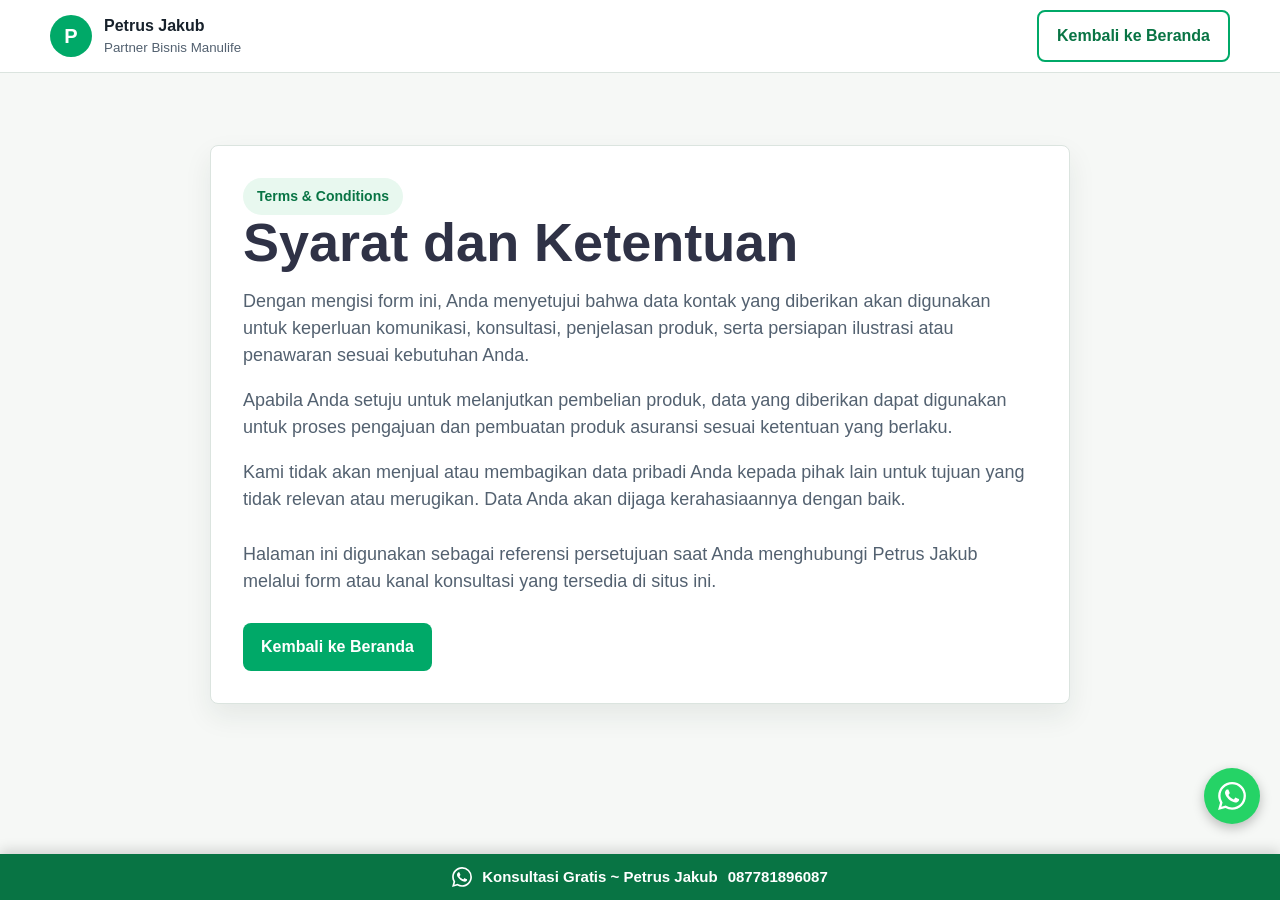
<file: stella/terms-and-conditions.html>
<!doctype html>
<html lang="id">
  <head>
    <meta charset="utf-8">
    <meta name="viewport" content="width=device-width, initial-scale=1">
    <title>Terms & Conditions | Petrus Jakub</title>
    <meta name="description" content="Syarat dan ketentuan penggunaan form serta data kontak untuk konsultasi dan pengajuan produk asuransi Petrus Jakub.">
    <link rel="stylesheet" href="styles.css">
  </head>
  <body class="legal-page">
    <header class="site-header">
      <nav class="nav-shell" aria-label="Navigasi utama">
        <a class="brand" href="index.html" aria-label="Petrus Jakub">
          <span class="brand-mark">P</span>
          <span>
            <strong>Petrus Jakub</strong>
            <small>Partner Bisnis Manulife</small>
          </span>
        </a>
        <a class="button secondary" href="index.html">Kembali ke Beranda</a>
      </nav>
    </header>

    <main>
      <section class="legal-section">
        <div class="container">
          <article class="legal-card">
            <span class="pill">Terms & Conditions</span>
            <h1>Syarat dan Ketentuan</h1>
            <p>Dengan mengisi form ini, Anda menyetujui bahwa data kontak yang diberikan akan digunakan untuk keperluan komunikasi, konsultasi, penjelasan produk, serta persiapan ilustrasi atau penawaran sesuai kebutuhan Anda.</p>
            <p>Apabila Anda setuju untuk melanjutkan pembelian produk, data yang diberikan dapat digunakan untuk proses pengajuan dan pembuatan produk asuransi sesuai ketentuan yang berlaku.</p>
            <p>Kami tidak akan menjual atau membagikan data pribadi Anda kepada pihak lain untuk tujuan yang tidak relevan atau merugikan. Data Anda akan dijaga kerahasiaannya dengan baik.</p>
            <div class="legal-meta">
              <p>Halaman ini digunakan sebagai referensi persetujuan saat Anda menghubungi Petrus Jakub melalui form atau kanal konsultasi yang tersedia di situs ini.</p>
            </div>
            <div class="legal-actions">
              <a class="button primary" href="index.html">Kembali ke Beranda</a>
            </div>
          </article>
        </div>
      </section>
    </main>
    <!-- Floating WA Icon -->
    <a class="floating-wa" href="https://wa.me/6287781896087?text=Pak%20Petrus%20saya%20tertarik%20asuransi" target="_blank" rel="noopener" aria-label="Chat WhatsApp">
      <svg viewBox="0 0 24 24" fill="#fff" xmlns="http://www.w3.org/2000/svg"><path d="M17.472 14.382c-.297-.149-1.758-.867-2.03-.967-.273-.099-.471-.148-.67.15-.197.297-.767.966-.94 1.164-.173.199-.347.223-.644.075-.297-.15-1.255-.463-2.39-1.475-.883-.788-1.48-1.761-1.653-2.059-.173-.297-.018-.458.13-.606.134-.133.298-.347.446-.52.149-.174.198-.298.298-.497.099-.198.05-.371-.025-.52-.075-.149-.669-1.612-.916-2.207-.242-.579-.487-.5-.669-.51-.173-.008-.371-.01-.57-.01-.198 0-.52.074-.792.372-.272.297-1.04 1.016-1.04 2.479 0 1.462 1.065 2.875 1.213 3.074.149.198 2.096 3.2 5.077 4.487.709.306 1.262.489 1.694.625.712.227 1.36.195 1.871.118.571-.085 1.758-.719 2.006-1.413.248-.694.248-1.289.173-1.413-.074-.124-.272-.198-.57-.347m-5.421 7.403h-.004a9.87 9.87 0 01-5.031-1.378l-.361-.214-3.741.982.998-3.648-.235-.374a9.86 9.86 0 01-1.51-5.26c.001-5.45 4.436-9.884 9.888-9.884 2.64 0 5.122 1.03 6.988 2.898a9.825 9.825 0 012.893 6.994c-.003 5.45-4.437 9.884-9.885 9.884m8.413-18.297A11.815 11.815 0 0012.05 0C5.495 0 .16 5.335.157 11.892c0 2.096.547 4.142 1.588 5.945L.057 24l6.305-1.654a11.882 11.882 0 005.683 1.448h.005c6.554 0 11.89-5.335 11.893-11.893a11.821 11.821 0 00-3.48-8.413z"/></svg>
    </a>

    <!-- Sticky WA Banner -->
    <a class="sticky-wa-banner" href="https://wa.me/6287781896087?text=Pak%20Petrus%20saya%20tertarik%20asuransi" target="_blank" rel="noopener">
      <svg viewBox="0 0 24 24" fill="#fff" xmlns="http://www.w3.org/2000/svg"><path d="M17.472 14.382c-.297-.149-1.758-.867-2.03-.967-.273-.099-.471-.148-.67.15-.197.297-.767.966-.94 1.164-.173.199-.347.223-.644.075-.297-.15-1.255-.463-2.39-1.475-.883-.788-1.48-1.761-1.653-2.059-.173-.297-.018-.458.13-.606.134-.133.298-.347.446-.52.149-.174.198-.298.298-.497.099-.198.05-.371-.025-.52-.075-.149-.669-1.612-.916-2.207-.242-.579-.487-.5-.669-.51-.173-.008-.371-.01-.57-.01-.198 0-.52.074-.792.372-.272.297-1.04 1.016-1.04 2.479 0 1.462 1.065 2.875 1.213 3.074.149.198 2.096 3.2 5.077 4.487.709.306 1.262.489 1.694.625.712.227 1.36.195 1.871.118.571-.085 1.758-.719 2.006-1.413.248-.694.248-1.289.173-1.413-.074-.124-.272-.198-.57-.347m-5.421 7.403h-.004a9.87 9.87 0 01-5.031-1.378l-.361-.214-3.741.982.998-3.648-.235-.374a9.86 9.86 0 01-1.51-5.26c.001-5.45 4.436-9.884 9.888-9.884 2.64 0 5.122 1.03 6.988 2.898a9.825 9.825 0 012.893 6.994c-.003 5.45-4.437 9.884-9.885 9.884m8.413-18.297A11.815 11.815 0 0012.05 0C5.495 0 .16 5.335.157 11.892c0 2.096.547 4.142 1.588 5.945L.057 24l6.305-1.654a11.882 11.882 0 005.683 1.448h.005c6.554 0 11.89-5.335 11.893-11.893a11.821 11.821 0 00-3.48-8.413z"/></svg>
      <span>Konsultasi Gratis ~ Petrus Jakub</span>
      <span class="banner-phone">087781896087</span>
    </a>
  </body>
</html>
</file>
<file: stella/styles.css>
:root {
  --primary: #00a968;
  --primary-dark: #087444;
  --primary-soft: #e8f8ef;
  --ink: #17212b;
  --muted: #536170;
  --line: #dbe4df;
  --surface: #ffffff;
  --surface-soft: #f6f8f6;
  --accent: #2f3246;
  --shadow: 0 18px 45px rgba(25, 49, 38, 0.14);
}

* {
  box-sizing: border-box;
}

html {
  scroll-behavior: smooth;
}

body {
  margin: 0;
  padding-bottom: 56px;
  color: var(--ink);
  background: var(--surface);
  font-family: Arial, Helvetica, sans-serif;
  line-height: 1.5;
}

a {
  color: inherit;
  text-decoration: none;
}

img {
  display: block;
  max-width: 100%;
}

.container {
  width: min(1120px, calc(100% - 32px));
  margin: 0 auto;
}

.site-header {
  position: sticky;
  top: 0;
  z-index: 20;
  background: rgba(255, 255, 255, 0.94);
  border-bottom: 1px solid var(--line);
  backdrop-filter: blur(14px);
}

.nav-shell {
  width: min(1180px, calc(100% - 32px));
  min-height: 72px;
  margin: 0 auto;
  display: flex;
  align-items: center;
  justify-content: space-between;
  gap: 24px;
}

.brand {
  display: inline-flex;
  align-items: center;
  gap: 12px;
}

.brand-mark {
  width: 42px;
  height: 42px;
  display: grid;
  place-items: center;
  border-radius: 50%;
  color: #fff;
  background: var(--primary);
  font-size: 20px;
  font-weight: 800;
}

.brand strong,
.brand small {
  display: block;
}

.brand small {
  color: var(--muted);
}

.nav-links {
  display: flex;
  align-items: center;
  gap: 18px;
  color: var(--muted);
  font-weight: 700;
}

.nav-links a:hover {
  color: var(--primary-dark);
}

.nav-cta,
.button {
  display: inline-flex;
  align-items: center;
  justify-content: center;
  min-height: 46px;
  border-radius: 8px;
  padding: 12px 18px;
  font-weight: 800;
  transition: transform 180ms ease, box-shadow 180ms ease, background 180ms ease;
}

.button:hover,
.nav-cta:hover {
  transform: translateY(-2px);
  box-shadow: var(--shadow);
}

.primary,
.nav-cta {
  color: #fff;
  background: var(--primary);
}

.primary:hover,
.nav-cta:hover {
  background: var(--primary-dark);
  color: #fff;
}

.secondary {
  color: var(--primary-dark);
  background: #fff;
  border: 2px solid var(--primary);
}

.full {
  width: 100%;
}

.menu-toggle {
  display: none;
  flex-direction: column;
  align-items: center;
  justify-content: center;
  gap: 4px;
  width: 44px;
  height: 44px;
  padding: 0;
  border: 1px solid var(--line);
  border-radius: 8px;
  background: #fff;
  cursor: pointer;
}

.menu-toggle span {
  display: block;
  width: 20px;
  height: 2px;
  background: var(--ink);
}

.hero {
  position: relative;
  min-height: calc(100vh - 72px);
  overflow: hidden;
}

.hero-bg {
  position: absolute;
  inset: 0;
  background:
    linear-gradient(105deg, rgba(255, 255, 255, 0.98) 0%, rgba(248, 250, 249, 0.96) 46%, rgba(240, 248, 244, 0.94) 100%);
}

.hero-grid {
  position: relative;
  z-index: 1;
  min-height: calc(100vh - 72px);
  display: grid;
  grid-template-columns: 1.28fr 0.72fr;
  gap: 36px;
  align-items: center;
  padding: 56px 0;
}

.eyebrow,
.pill {
  display: inline-flex;
  align-items: center;
  border-radius: 999px;
  padding: 8px 14px;
  color: var(--primary-dark);
  background: var(--primary-soft);
  font-size: 14px;
  font-weight: 800;
}

h1,
h2,
h3,
p {
  margin-top: 0;
}

h1 {
  max-width: 760px;
  margin-bottom: 20px;
  color: var(--accent);
  font-size: clamp(34px, 4.8vw, 54px);
  line-height: 1.02;
}

.hero-subtitle {
  max-width: 720px;
  color: var(--muted);
  font-size: 20px;
}

.hero-pill {
  margin-bottom: 14px;
}

.hero-points {
  display: grid;
  gap: 10px;
  max-width: 760px;
  margin: 0 0 26px;
}

.hero-points p {
  margin: 0;
  padding-left: 18px;
  position: relative;
  color: #36424e;
}

.hero-points p::before {
  content: "";
  position: absolute;
  left: 0;
  top: 9px;
  width: 7px;
  height: 7px;
  border-radius: 50%;
  background: var(--primary);
}

.hero-actions {
  display: flex;
  flex-wrap: wrap;
  gap: 14px;
  margin: 32px 0;
}

.trust-strip {
  display: grid;
  grid-template-columns: repeat(3, minmax(0, 1fr));
  gap: 14px;
  max-width: 680px;
}

.trust-strip div {
  padding: 16px;
  background: rgba(255, 255, 255, 0.76);
  border: 1px solid rgba(219, 228, 223, 0.9);
  border-radius: 8px;
}

.trust-strip span,
.trust-strip strong,
.trust-strip small {
  display: block;
}

.trust-strip span {
  color: var(--primary-dark);
  font-weight: 900;
}

.trust-strip small {
  color: var(--muted);
}

.profile-panel {
  margin: 0;
  border-radius: 8px;
  overflow: hidden;
  background: #fff;
  box-shadow: var(--shadow);
  max-width: 300px;
  justify-self: end;
}

.profile-panel img {
  width: 100%;
  aspect-ratio: 1 / 1;
  max-height: 280px;
  object-fit: cover;
  object-position: top;
}

.profile-panel picture,
.achievement-logo-wrap picture,
.funfact-card picture {
  display: block;
  width: 100%;
}

.profile-panel figcaption {
  padding: 20px;
  background: #fff;
}

.profile-panel strong,
.profile-panel span {
  display: block;
}

.profile-panel span {
  color: var(--muted);
}

.section {
  padding: 88px 0;
}

.section-heading {
  max-width: 780px;
  margin: 0 auto 48px;
  text-align: center;
}

.section-heading h2 {
  margin: 14px 0 16px;
  color: var(--accent);
  font-size: clamp(30px, 4vw, 46px);
  line-height: 1.1;
}

.section-heading p {
  color: var(--muted);
  font-size: 20px;
}

.feature-grid,
.product-grid {
  display: grid;
  grid-template-columns: repeat(3, minmax(0, 1fr));
  gap: 24px;
}

.product-grid {
  grid-template-columns: repeat(2, minmax(0, 1fr));
}

.feature-card,
.product-card,
.quote-card {
  border: 1px solid var(--line);
  border-radius: 8px;
  background: var(--surface);
  box-shadow: 0 12px 28px rgba(25, 49, 38, 0.08);
}

.feature-card {
  padding: 28px;
  text-align: center;
}

.feature-icon {
  width: 72px;
  height: 72px;
  display: grid;
  place-items: center;
  margin: 0 auto 20px;
  border-radius: 50%;
  color: var(--primary-dark);
  background: var(--primary-soft);
  font-weight: 900;
}

.feature-icon img {
  width: 34px;
  height: 34px;
  object-fit: contain;
}

.feature-card h3,
.product-card h3 {
  color: var(--accent);
}

.feature-card p,
.fit-box p {
  color: var(--muted);
}

.quote-card {
  max-width: 860px;
  margin: 44px auto 0;
  padding: 28px;
  background: var(--surface-soft);
  text-align: center;
}

.quote-card p {
  color: var(--accent);
  font-size: 20px;
  font-style: italic;
}

.quote-card cite {
  color: var(--primary-dark);
  font-style: normal;
  font-weight: 800;
}

.achievement-section {
  background: #09194b;
  color: #fff;
}

.achievement-header-grid {
  display: grid;
  grid-template-columns: 1.18fr 0.82fr;
  gap: 36px;
  align-items: center;
}

.achievement-copy h2 {
  margin: 16px 0;
  font-size: clamp(32px, 4vw, 48px);
  line-height: 1.08;
}

.achievement-copy > p {
  color: rgba(255, 255, 255, 0.82);
  font-size: 20px;
  text-align: justify;
}

.mdrt-org-logo {
  width: min(360px, 100%);
  margin: 0;
  height: auto;
}

.achievement-logo-wrap {
  margin: 0;
  display: flex;
  justify-content: center;
}

.achievement-logo-wrap picture {
  width: min(360px, 100%);
}

.recognition-grid {
  display: grid;
  grid-template-columns: repeat(2, minmax(0, 1fr));
  gap: 18px;
  margin-top: 28px;
}

.recognition-card {
  padding: 22px;
  border: 1px solid rgba(255, 255, 255, 0.18);
  border-radius: 8px;
  background: rgba(255, 255, 255, 0.08);
}

.recognition-card.highlight {
  border-color: rgba(238, 195, 105, 0.5);
  background: rgba(238, 195, 105, 0.13);
}

.recognition-card h3 {
  margin-bottom: 10px;
  color: #f1c76c;
  font-size: 30px;
}

.recognition-card p {
  color: rgba(255, 255, 255, 0.78);
}

.year-list {
  display: flex;
  flex-wrap: wrap;
  gap: 8px;
  margin-top: 18px;
}

.year-list span {
  border-radius: 999px;
  padding: 7px 11px;
  color: #09194b;
  background: #fff;
  font-weight: 800;
}

.achievement-image {
  margin: 0;
  overflow: hidden;
  border: 1px solid rgba(255, 255, 255, 0.18);
  border-radius: 8px;
  box-shadow: 0 18px 45px rgba(0, 0, 0, 0.22);
}

.achievement-image img {
  width: 100%;
  aspect-ratio: 1 / 1;
  object-fit: cover;
}

.picks-section {
  background: var(--surface-soft);
}

.products-section {
  background: #fff;
}

.product-card {
  display: flex;
  flex-direction: column;
  padding: 28px;
  text-align: center;
}

.product-header {
  display: flex;
  flex-direction: column;
  align-items: center;
  justify-content: space-between;
  gap: 10px;
  margin-bottom: 22px;
}

.product-header span {
  flex: 0 0 auto;
  border-radius: 999px;
  padding: 6px 10px;
  color: #fff;
  background: var(--primary);
  font-size: 13px;
  font-weight: 800;
}

.fit-box {
  margin-bottom: 22px;
  padding: 18px;
  border: 1px solid #b9ebce;
  border-radius: 8px;
  background: #f0fbf5;
}

.fit-box h4 {
  margin: 0 0 8px;
}

.product-card > p {
  color: var(--muted);
}

.product-card .button {
  margin-top: auto;
}

.product-grid.expanded {
  grid-template-columns: repeat(auto-fit, minmax(240px, 1fr));
}

.product-note {
  max-width: 840px;
  margin: 28px auto 0;
  color: var(--muted);
  text-align: center;
}

.funfact-section {
  background: var(--surface-soft);
}

.funfact-grid {
  display: grid;
  grid-template-columns: repeat(3, minmax(0, 1fr));
  gap: 20px;
}

.funfact-card,
.claim-card {
  border: 1px solid var(--line);
  border-radius: 8px;
  background: var(--surface);
  box-shadow: 0 12px 28px rgba(25, 49, 38, 0.08);
}

.funfact-card {
  overflow: hidden;
}

.funfact-card img {
  width: 100%;
  height: 100%;
  aspect-ratio: 4 / 5;
  object-fit: cover;
}

.funfact-card picture {
  height: 100%;
}

.claim-grid {
  display: grid;
  grid-template-columns: repeat(4, minmax(0, 1fr));
  gap: 18px;
  margin-top: 24px;
}

.claim-card {
  padding: 22px;
}

.claim-card span {
  display: inline-flex;
  margin-bottom: 14px;
  color: var(--primary-dark);
  font-weight: 900;
}

.claim-card h3 {
  color: var(--accent);
  font-size: 20px;
}

.claim-card p {
  color: var(--muted);
}

.help-cta {
  display: flex;
  align-items: center;
  justify-content: center;
  gap: 16px;
  margin-top: 36px;
}

.help-cta p {
  margin: 0;
  color: var(--muted);
  font-size: 18px;
}

.site-footer {
  color: #fff;
  background: var(--primary);
}

.footer-grid {
  display: grid;
  grid-template-columns: 1.4fr 1fr;
  gap: 48px;
  padding: 52px 0;
}

.site-footer p {
  max-width: 560px;
  color: rgba(255, 255, 255, 0.88);
}

address {
  display: grid;
  gap: 8px;
  font-style: normal;
}

.footer-bottom {
  padding: 22px 16px;
  border-top: 1px solid rgba(255, 255, 255, 0.28);
  text-align: center;
  color: rgba(255, 255, 255, 0.9);
}

.footer-bottom a {
  text-decoration: underline;
}

.legal-page {
  min-height: calc(100vh - 72px);
  background: var(--surface-soft);
}

.legal-section {
  padding: 72px 0 88px;
}

.legal-card {
  max-width: 860px;
  margin: 0 auto;
  padding: 32px;
  border: 1px solid var(--line);
  border-radius: 8px;
  background: #fff;
  box-shadow: 0 12px 28px rgba(25, 49, 38, 0.08);
}

.legal-card h1 {
  max-width: none;
  margin-bottom: 18px;
}

.legal-card p {
  color: var(--muted);
  font-size: 18px;
}

.legal-card p + p {
  margin-top: 18px;
}

.legal-meta {
  margin-top: 28px;
  color: var(--muted);
  font-size: 14px;
}

.legal-actions {
  margin-top: 28px;
}

@media (max-width: 1040px) {
  .menu-toggle {
    display: flex;
  }

  .nav-links {
    position: absolute;
    top: 72px;
    left: 0;
    right: 0;
    display: none;
    flex-direction: column;
    align-items: stretch;
    gap: 0;
    padding: 12px 16px 18px;
    background: #fff;
    border-bottom: 1px solid var(--line);
  }

  .nav-links.is-open {
    display: flex;
  }

  .nav-links a {
    padding: 12px 0;
  }

  .nav-cta {
    margin-top: 8px;
  }

  .hero-grid,
  .feature-grid,
  .product-grid,
  .product-grid.expanded,
  .funfact-grid,
  .claim-grid,
  .footer-grid {
    grid-template-columns: 1fr;
  }

  .hero-grid {
    gap: 28px;
  }

  .profile-panel {
    max-width: 300px;
    justify-self: start;
  }

  .achievement-header-grid {
    grid-template-columns: 1fr;
    gap: 20px;
  }

  .achievement-logo-wrap {
    justify-content: flex-start;
  }

  .mdrt-org-logo {
    width: min(300px, 100%);
  }
}

@media (max-width: 760px) {
  .recognition-grid {
    grid-template-columns: 1fr;
  }
}

@media (max-width: 560px) {
  .container,
  .nav-shell {
    width: min(100% - 24px, 1120px);
  }

  h1 {
    font-size: 32px;
  }

  .hero-actions,
  .help-cta {
    align-items: stretch;
    flex-direction: column;
  }

  .button {
    width: 100%;
  }

  .trust-strip {
    grid-template-columns: 1fr;
  }

  .section {
    padding: 64px 0;
  }

  .product-header {
    flex-direction: column;
  }

  .profile-panel {
    max-width: 280px;
  }

  .profile-panel img {
    max-height: 260px;
  }

  .legal-card {
    padding: 24px;
  }
}

.qna-section {
  background: var(--surface-soft);
}

.qna-form {
  display: grid;
  gap: 16px;
}

.qna-card {
  margin: 0;
  border: 1px solid var(--line);
  border-radius: 10px;
  background: var(--surface);
  padding: 18px;
  display: grid;
  gap: 10px;
}

.qna-card legend {
  padding: 0 4px;
  font-weight: 800;
  color: var(--accent);
}

.qna-card label {
  display: flex;
  align-items: flex-start;
  gap: 10px;
  color: var(--muted);
}

.qna-card input {
  margin-top: 3px;
}

.qna-result {
  margin-top: 22px;
  border: 1px solid #bce8d3;
  background: #eefcf5;
  border-radius: 10px;
  padding: 18px;
}

.qna-result h3 {
  margin: 10px 0;
  color: var(--accent);
}

.qna-result p {
  color: #2d4b3b;
}

/* Sticky WA Banner */
.sticky-wa-banner {
  position: fixed;
  bottom: 0;
  left: 0;
  right: 0;
  z-index: 100;
  display: flex;
  align-items: center;
  justify-content: center;
  gap: 10px;
  padding: 12px 16px;
  background: var(--primary-dark);
  color: #fff;
  font-weight: 700;
  font-size: 15px;
  text-decoration: none;
  box-shadow: 0 -4px 12px rgba(0,0,0,0.15);
  transition: background 180ms ease;
}

.sticky-wa-banner:hover {
  background: #065c38;
  color: #fff;
}

.sticky-wa-banner svg {
  width: 20px;
  height: 20px;
  flex-shrink: 0;
}

.sticky-wa-banner .banner-phone {
  font-weight: 800;
}

/* Floating WA Icon */
.floating-wa {
  position: fixed;
  bottom: 76px;
  right: 20px;
  z-index: 99;
  width: 56px;
  height: 56px;
  display: grid;
  place-items: center;
  border-radius: 50%;
  background: #25d366;
  box-shadow: 0 4px 12px rgba(0,0,0,0.25);
  transition: transform 180ms ease, box-shadow 180ms ease;
}

.floating-wa:hover {
  transform: scale(1.1);
  box-shadow: 0 6px 20px rgba(0,0,0,0.3);
}

.floating-wa svg {
  width: 28px;
  height: 28px;
}
</file>
